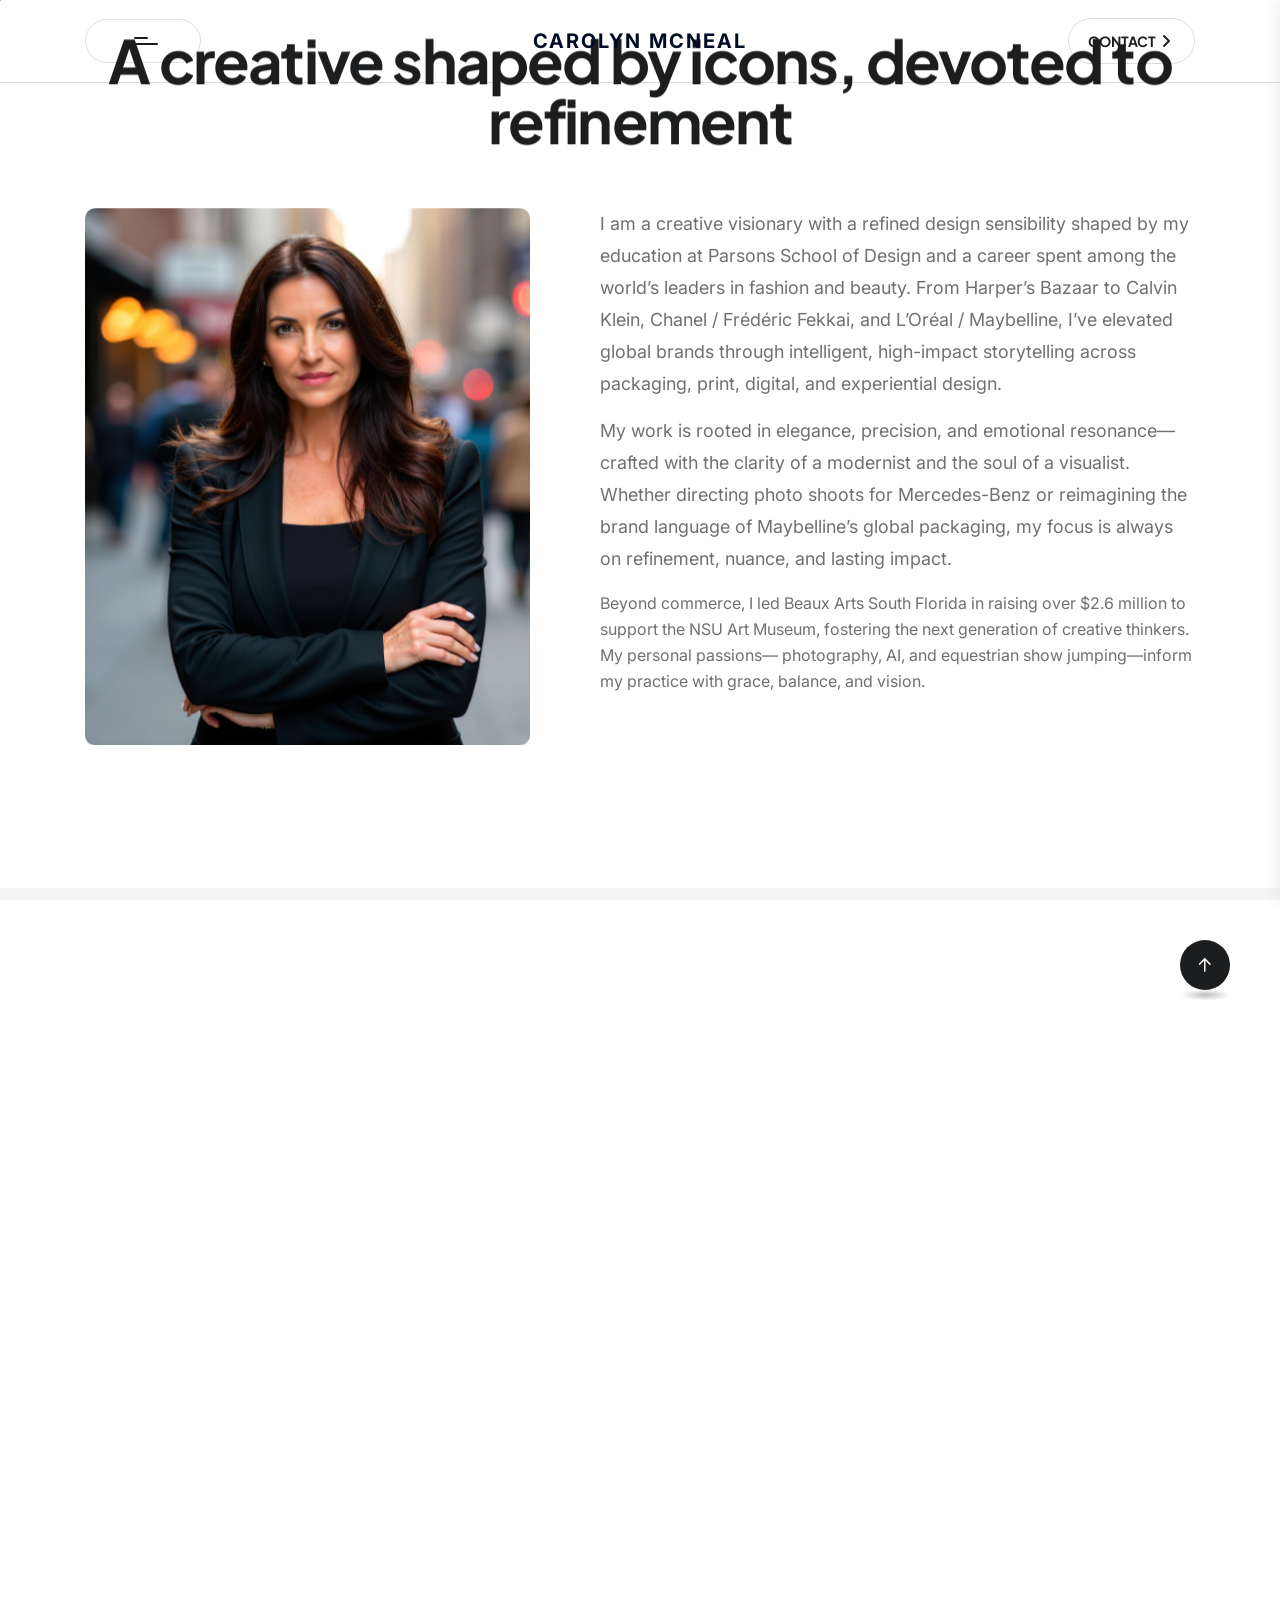
<file: about.html>
<!doctype html>
<html class="no-js" lang="zxx">

<head>
    <meta charset="utf-8">
    <meta http-equiv="x-ua-compatible" content="ie=edge">
    <title>About</title>
    <meta name="description" content="A creative shaped by icons, devoted to refinement">
    <meta name="viewport" content="width=device-width, initial-scale=1">

    <link rel="shortcut icon" type="image/x-icon" href="assets/img/logo/favicon.png">
    <!-- Place favicon.ico in the root directory -->

    <!-- CSS here -->
    <!--<< Bootstrap min.css >>-->
    <link rel="stylesheet" href="assets/css/bootstrap.min.css">
    <!--<< magnific-popup.css >>-->
    <link rel="stylesheet" href="assets/css/magnific-popup.css">
    <!--<< fontawesome-all.min.css >>-->
    <link rel="stylesheet" href="assets/css/fontawesome-all.min.css">
    <!--<< swiper-bundle.min.css >>-->
    <link rel="stylesheet" href="assets/css/swiper-bundle.min.css">
    <!--<< odometer.css >>-->
    <link rel="stylesheet" href="assets/css/odometer.css">
    <!--<< ion.rangeSlider.min.css >>-->
    <link rel="stylesheet" href="assets/css/ion.rangeSlider.min.css">
   <!--<< effect-slicer.css >>-->
    <link rel="stylesheet" href="assets/css/effect-slicer.css">
    <!--<< animate.css >>-->
    <link rel="stylesheet" href="assets/css/animate.css">
    <!--<< default.css >>-->
    <link rel="stylesheet" href="assets/css/defauls-spacing.css">
    <!--<< main.css >>-->
    <link rel="stylesheet" href="assets/css/main.css">
</head>

<body>

    <!-- Preloader Start -->
    <div id="preloader" class="preloader">
        <div class="animation-preloader">
            <div class="spinner">
            </div>
            <div class="txt-loading">
                <span data-text-preloader="C" class="letters-loading">
                    C
                </span>
                <span data-text-preloader="A" class="letters-loading">
                    A
                </span>
                <span data-text-preloader="R" class="letters-loading">
                    R
                </span>
                <span data-text-preloader="O" class="letters-loading">
                    O
                </span>
                <span data-text-preloader="L" class="letters-loading">
                    L
                </span>
                <span data-text-preloader="Y" class="letters-loading">
                    Y
                </span>
                <span data-text-preloader="N" class="letters-loading">
                    N
                </span>
            </div>
            <p class="text-center">Loading</p>
        </div>
        <div class="loader">
            <div class="row">
                <div class="col-3 loader-section section-left">
                    <div class="bg"></div>
                </div>
                <div class="col-3 loader-section section-left">
                    <div class="bg"></div>
                </div>
                <div class="col-3 loader-section section-right">
                    <div class="bg"></div>
                </div>
                <div class="col-3 loader-section section-right">
                    <div class="bg"></div>
                </div>
            </div>
        </div>
    </div>
    <!-- Start Cursor Pointer -->
    <div class="mouse-follower">
        <span class="cursor-outline"></span>
        <span class="cursor-dot"></span>
    </div>
    <!-- End Cursor Pointer -->

    <!-- Scroll-top -->
    <button class="scroll__top scroll-to-target" data-target="html">
        <i class="fa-sharp fa-regular fa-arrow-up"></i>
    </button>
    <!-- Scroll-top-end-->


<!-- header-area -->
    <header>
        <div id="header-sticky" class="td-header__area td-top-transparent td-header-spacing p-relative z-index-1">
            <div class="container container-1750">
                <div class="row align-items-center">
                    <div class="col-lg-4 col-md-4 col-sm-4 col-5">
                        <div class="tdmenu__wrap">
                            <div class="tdmenu-offcanvas-open-btn mobile-nav-toggler d-flex align-items-center justify-content-center">
                                <span class="text mr-5"></span>
                                <div class="tdmenu-offcanvas-open-bar">
                                    <span></span>
                                    <span></span>
                                </div>
                            </div>
                            <nav class="tdmenu__nav d-none">
                                <div class="tdmenu__navbar-wrap tdmenu__main-menu">
                                    <ul class="navigation">
                                        <li class=" "><a href="index.html">Home</a></li>
                                        <li class=" "><a href="about.html">About</a></li>
                                        <li class=" "><a href="#portfolio">Portfolio</a></li>
                                        
                                        <li><a href="mailto:carolyn@carolynmcneal.com">Contact</a></li>
                                    </ul>
                                </div>
                            </nav>
                        </div>
                    </div>
                    <div class="col-lg-4 col-md-4 col-sm-4 col-5">
                        <div class="logo text-center">
                            <a class="logo-1" href="index.html">CAROLYN MCNEAL</a>
                        </div>
                    </div>
                    <div class="col-lg-4 col-md-4 col-sm-4 col-2">
                        <div class="td-header-right text-end">
                        
                            <a href="mailto:carolyn@carolynmcneal.com" class="td-btn td-btn-lg d-none d-md-inline-block td-btn-switch-animation ml-10">
                                <span class="d-flex align-items-center justify-content-center">
                                <span class="btn-text"> Contact  </span>
                                <span class="btn-icon"><i class="fa-sharp fa-solid fa-angle-right"></i></span>
                                <span class="btn-icon"><i class="fa-sharp fa-solid fa-angle-right"></i></span>
                            </span> 
                            </a>
                        </div>
                    </div>
                </div>
            </div>
        </div>

        <!-- Mobile Menu  -->
        <div class="tdmobile__menu td-menu-large">
            <nav class="tdmobile__menu-box">
                <div class="close-btn"><i class="fa-solid fa-xmark"></i></div>
                <div class="nav-logo">
                    <a href="index.html">CAROLYN MCNEAL</a>
                </div>
                
                <div class="tdmobile__menu-outer">
                    <!--Here Menu Will Come Automatically Via Javascript / Same Menu as in Header-->
                </div>
                <div class="mt-30 ml-25 mr-25">
                    <a href="assets/img/resume.pdf" target="_blank" class="td-btn td-btn-menu-black w-100 d-inline-block td-btn-switch-animation ml-10">
                        <span class="d-flex align-items-center justify-content-center">
                        <span class="btn-text"> Resume </span>
                        <span class="btn-icon"><i class="fa-sharp fa-solid fa-angle-right"></i></span>
                        <span class="btn-icon"><i class="fa-sharp fa-solid fa-angle-right"></i></span>
                    </span> 
                    </a>
                </div>
                <div class="social-links">
                    <ul class="list-wrap">
                        <li><a href="#"><i class="fab fa-facebook-f"></i></a></li>
                        <li><a href="#"><i class="fab fa-twitter"></i></a></li>
                        <li><a href="#"><i class="fab fa-instagram"></i></a></li>
                        <li><a href="#"><i class="fab fa-linkedin-in"></i></a></li>
                        <li><a href="#"><i class="fab fa-youtube"></i></a></li>
                    </ul>
                </div>
            </nav>
        </div>
        <div class="tdmobile__menu-backdrop"></div>
        <!-- End Mobile Menu -->

    </header>

<!-- header-area-end -->
    <div id="smooth-wrapper">
        <div id="smooth-content">
            <main>

                <!-- td-about-area-start -->
                <div class="td-about-area td-about-main-spacing pb-140">
                    <div class="container">
                        <div class="row">
                            <div class="col-lg-12">
                                <div class="td-about-main-wrapper pb-90">
                                    <h2 class="td-section-page-title td-title-anim text-center">
                                        A creative shaped by icons, devoted to refinement
                                    </h2>
                                </div>
                            </div>
                            <div class="col-lg-5">
                                <div class="td-about-main-thumb mb-40 fix td-rounded-10 wow fadeInLeft" data-wow-delay=".5s" data-wow-duration="1s">
                                    <img data-speed=".9" class="w-100 td-rounded-10" src="assets/img/about/about.jpeg" alt="">
                                </div>
                            </div>
                            <div class="col-lg-7">
                                <div class="td-about-main-content ml-40 mb-40  wow fadeInRight" data-wow-delay=".5s" data-wow-duration="1s">
                                    <p>I am a creative visionary with a refined design sensibility shaped by my education at Parsons
                                        School of Design and a career spent among the world’s leaders in fashion and beauty. From
                                        Harper’s Bazaar to Calvin Klein, Chanel / Frédéric Fekkai, and L’Oréal / Maybelline, I’ve
                                        elevated global brands through intelligent, high-impact storytelling across packaging, print,
                                        digital, and experiential design.</p>
                                        <p>My work is rooted in elegance, precision, and emotional resonance—crafted with the clarity of
                                            a modernist and the soul of a visualist. Whether directing photo shoots for Mercedes-Benz or
                                            reimagining the brand language of Maybelline’s global packaging, my focus is always on
                                            refinement, nuance, and lasting impact.</p>
                                        Beyond commerce, I led Beaux Arts South Florida in raising over $2.6 million to support the
                                        NSU Art Museum, fostering the next generation of creative thinkers. My personal passions—
                                        photography, AI, and equestrian show jumping—inform my practice with grace, balance, and
                                        vision.</p>
                                    
                                </div>
                            </div>
                        </div>
                    </div>
                </div>
                <!-- td-about-area-end -->
                
                <!-- td-testimonial-area-start -->
                <div class="td-testimonial-area grey-bg-2 pt-155 pb-120">
                    <div class="container">
                        <div class="row">

                            <div class="col-12">
                                <div class="td-brand-wrap">
                                    <div class="swiper-container td-brand-slide-active">
                                        <div class="swiper-wrapper slide-transtion">
                                            <div class="swiper-slide">
                                                <div class="td-brand-item">
                                                    <img src="assets/img/logo/1.png" alt="">
                                                </div>
                                            </div>
                                            <div class="swiper-slide">
                                                <div class="td-brand-item">
                                                    <img src="assets/img/logo/2.png" alt="">
                                                </div>
                                            </div>
                                            <div class="swiper-slide">
                                                <div class="td-brand-item">
                                                    <img src="assets/img/logo/3.png" alt="">
                                                </div>
                                            </div>
                                            <div class="swiper-slide">
                                                <div class="td-brand-item">
                                                    <img src="assets/img/logo/4.png" alt="">
                                                </div>
                                            </div>
                                            <div class="swiper-slide">
                                                <div class="td-brand-item">
                                                    <img src="assets/img/logo/5.png" alt="">
                                                </div>
                                            </div>
                                           
                                        </div>
                                    </div>
                                </div>
                            </div>
                        </div>
                    </div>
                </div>
                <!-- td-testimonial-area-end -->

 

            </main>
            <!-- footer-area-start -->
            <footer>
                <div class="td-footer-area td-footer-spacing black-bg">
                    <div class="container">
                        <div class="row">
                            <div class="col-lg-4 col-md-6 col-sm-6">
                                <div class="td-footer-logo mb-30">
                                    <a href="index.html">
                                       CAROLYN MCNEAL
                                    </a>
                                </div>
                            </div>
                            <div class="col-lg-4 col-md-6 col-sm-6">
                                <div class="td-footer-widget mb-30">
                                    <h3 class="td-footer-title mb-30">Project Link</h3>
                                    <ul class="td-footer-widget-list">
                                        <li><a href="calvin-klein.html">Calvin Klein</a></li>
                                        <li><a href="victoria.html">Victoria’s Secret</a></li>
                                        <li><a href="frederic.html">Frederic Fekkai</a></li>
                                        <li><a href="mercedes-benz.html">Mercedes Benz</a></li>
                                        <li><a href="harper-bazaar.html">Harper’s Bazaar</a></li>
                                        <li><a href="bloomingdale.html">Bloomingdale's </a></li>
                                    </ul>
                                </div>
                            </div>
                            
                            <div class="col-lg-4 col-md-6">
                                <div class="td-footer-widget mr-30 mb-30">
                                    <h3 class="td-footer-title mb-30">Address</h3>
                                    <a class="td-footer-location mb-45 d-inline-block" href="#">XYZ Times Sq, New York, 10000<br>
                                        United States</a>
                                   
                                </div>
                            </div>
                            <div class="col-12">
                                <div class="td-footer-bottom mt-45">
                                    <div class="row align-items-center">
                                        <div class="col-lg-6 col-md-8">
                                            <div class="td-footer-copyright mb-20">
                                                <p>© 2025 <a href="#">CAROLYN MCNEAL.</a> All Rights Reserved.</p>
                                            </div>
                                        </div>
                                        <div class="col-lg-6 col-md-4">
                                            <div class="td-footer-social text-md-end mb-20">
                                                <a href="#">
                                                    <svg width="13" height="13" viewBox="0 0 16 16" fill="none" xmlns="http://www.w3.org/2000/svg">
                                                        <path d="M9.33161 6.77486L15.1688 0H13.7856L8.71722 5.8826L4.66907 0H0L6.12155 8.89546L0 16H1.38336L6.73581 9.78785L11.0109 16H15.68L9.33148 6.77486H9.33187H9.33161ZM7.43696 8.97374L6.81669 8.088L1.88171 1.03969H4.00634L7.98902 6.72789L8.60929 7.61362L13.7863 15.0074H11.6616L7.43709 8.974V8.97361L7.43696 8.97374Z" fill="currentColor" />
                                                    </svg>
                                                </a>
                                                <a href="#">
                                                    <svg width="17" height="17" viewBox="0 0 17 17" fill="none" xmlns="http://www.w3.org/2000/svg">
                                                        <path d="M17 8.5C17 3.80558 13.1944 0 8.5 0C3.80558 0 0 3.80558 0 8.5C0 12.7426 3.10833 16.2591 7.17188 16.8967V10.957H5.01367V8.5H7.17188V6.62734C7.17188 4.49703 8.44087 3.32031 10.3825 3.32031C11.3124 3.32031 12.2852 3.48633 12.2852 3.48633V5.57813H11.2133C10.1574 5.57813 9.82812 6.23334 9.82812 6.90554V8.5H12.1855L11.8087 10.957H9.82812V16.8967C13.8917 16.2591 17 12.7426 17 8.5Z" fill="currentColor" />
                                                    </svg>
                                                </a>
                                                <a href="#">
                                                    <svg width="16" height="16" viewBox="0 0 16 16" fill="none" xmlns="http://www.w3.org/2000/svg">
                                                        <path d="M11.5 1H4.5C2.567 1 1 2.567 1 4.5V11.5C1 13.433 2.567 15 4.5 15H11.5C13.433 15 15 13.433 15 11.5V4.5C15 2.567 13.433 1 11.5 1Z" stroke="currentColor" stroke-width="1.5" stroke-linecap="round" stroke-linejoin="round" />
                                                        <path d="M10.7963 7.55921C10.8827 8.14178 10.7832 8.73676 10.5119 9.25952C10.2407 9.78228 9.81148 10.2062 9.28542 10.471C8.75935 10.7358 8.16319 10.8279 7.58173 10.7344C7.00027 10.6408 6.46311 10.3663 6.04667 9.94982C5.63022 9.53338 5.35569 8.99622 5.26213 8.41476C5.16856 7.8333 5.26073 7.23714 5.52551 6.71107C5.79029 6.18501 6.21421 5.75583 6.73697 5.48458C7.25973 5.21333 7.85471 5.11382 8.43728 5.20021C9.03152 5.28833 9.58167 5.56524 10.0065 5.99003C10.4313 6.41482 10.7082 6.96496 10.7963 7.55921Z" stroke="currentColor" stroke-width="1.5" stroke-linecap="round" stroke-linejoin="round" />
                                                        <path d="M11.8477 4.15039H11.8577" stroke="currentColor" stroke-width="1.5" stroke-linecap="round" stroke-linejoin="round" />
                                                    </svg>
                                                </a>
                                                <a href="#">
                                                    <svg width="15" height="15" viewBox="0 0 15 15" fill="none" xmlns="http://www.w3.org/2000/svg">
                                                        <path d="M10.2579 4.7373C11.5141 4.7373 12.7188 5.23632 13.6071 6.12458C14.4954 7.01283 14.9944 8.21757 14.9944 9.47375V14.9996H11.8367V9.47375C11.8367 9.05502 11.6704 8.65344 11.3743 8.35736C11.0782 8.06127 10.6767 7.89493 10.2579 7.89493C9.8392 7.89493 9.43762 8.06127 9.14154 8.35736C8.84545 8.65344 8.67911 9.05502 8.67911 9.47375V14.9996H5.52148V9.47375C5.52148 8.21757 6.0205 7.01283 6.90876 6.12458C7.79701 5.23632 9.00174 4.7373 10.2579 4.7373Z" fill="currentColor" />
                                                        <path d="M3.15763 5.52734H0V15.0002H3.15763V5.52734Z" fill="currentColor" />
                                                        <path d="M1.57881 3.15763C2.45077 3.15763 3.15763 2.45077 3.15763 1.57881C3.15763 0.706859 2.45077 0 1.57881 0C0.706859 0 0 0.706859 0 1.57881C0 2.45077 0.706859 3.15763 1.57881 3.15763Z" fill="currentColor" />
                                                    </svg>
                                                </a>
                                            </div>
                                        </div>
                                    </div>
                                </div>
                            </div>
                        </div>
                    </div>
                </div>
            </footer>
            <!-- footer-area-end -->

        </div>
    </div>



    <!-- JS here -->
    <!--<< jquery.Js >>-->
    <script src="assets/js/vendor/jquery.js"></script>
    <!--<< bootstrap.min.Js >>-->
    <script src="assets/js/bootstrap.min.js"></script>
    <!--<< gsap.Js >>-->
    <script src="assets/js/jsap/gsap.js"></script>
   <!--<< gsap-scroll-smoother.Js >>-->
    <script src="assets/js/jsap/gsap-scroll-smoother.js"></script>
   <!--<< gsap-scroll-trigger.Js >>-->
    <script src="assets/js/jsap/gsap-scroll-trigger.js"></script>
   <!--<< gsap-scroll-to-plugin.Js >>-->
    <script src="assets/js/jsap/gsap-scroll-to-plugin.js"></script>
    <!--<< gsap-split-text.Js >>-->
    <script src="assets/js/jsap/gsap-split-text.js"></script>
    <!--<< isotope.pkgd.min.Js >>-->
    <script src="assets/js/isotope.pkgd.min.js"></script>
    <!--<< ion.rangeSlider.min.Js >>-->
    <script src="assets/js/ion.rangeSlider.min.js"></script>
    <!--<< effect-slicer.Js >>-->
    <script src="assets/js/effect-slicer.js"></script>
    <!--<< imagesloaded.pkgd.min.Js >>-->
    <script src="assets/js/imagesloaded.pkgd.min.js"></script>
    <!--<< jquery.magnific-popup.min.Js >>-->
    <script src="assets/js/jquery.magnific-popup.min.js"></script>
    <!--<< jquery.odometer.min.Js >>-->
    <script src="assets/js/jquery.odometer.min.js"></script>
    <!--<< jquery-appear.Js >>-->
    <script src="assets/js/jquery-appear.js"></script>
    <!--<< swiper-bundle.min.Js >>-->
    <script src="assets/js/swiper-bundle.min.js"></script>
    <!--<< jquery.nice-select.min.Js >>-->
    <script src="assets/js/nice-select.js"></script>
    <!--<< wow.Js >>-->    
    <script src="assets/js/wow.js"></script>
    <!--<< ajax-form.Js >>-->
    <script src="assets/js/ajax-form.js"></script>
    <!--<< main.Js >>-->
    <script src="assets/js/main.js"></script>
</body>

</html>
</file>
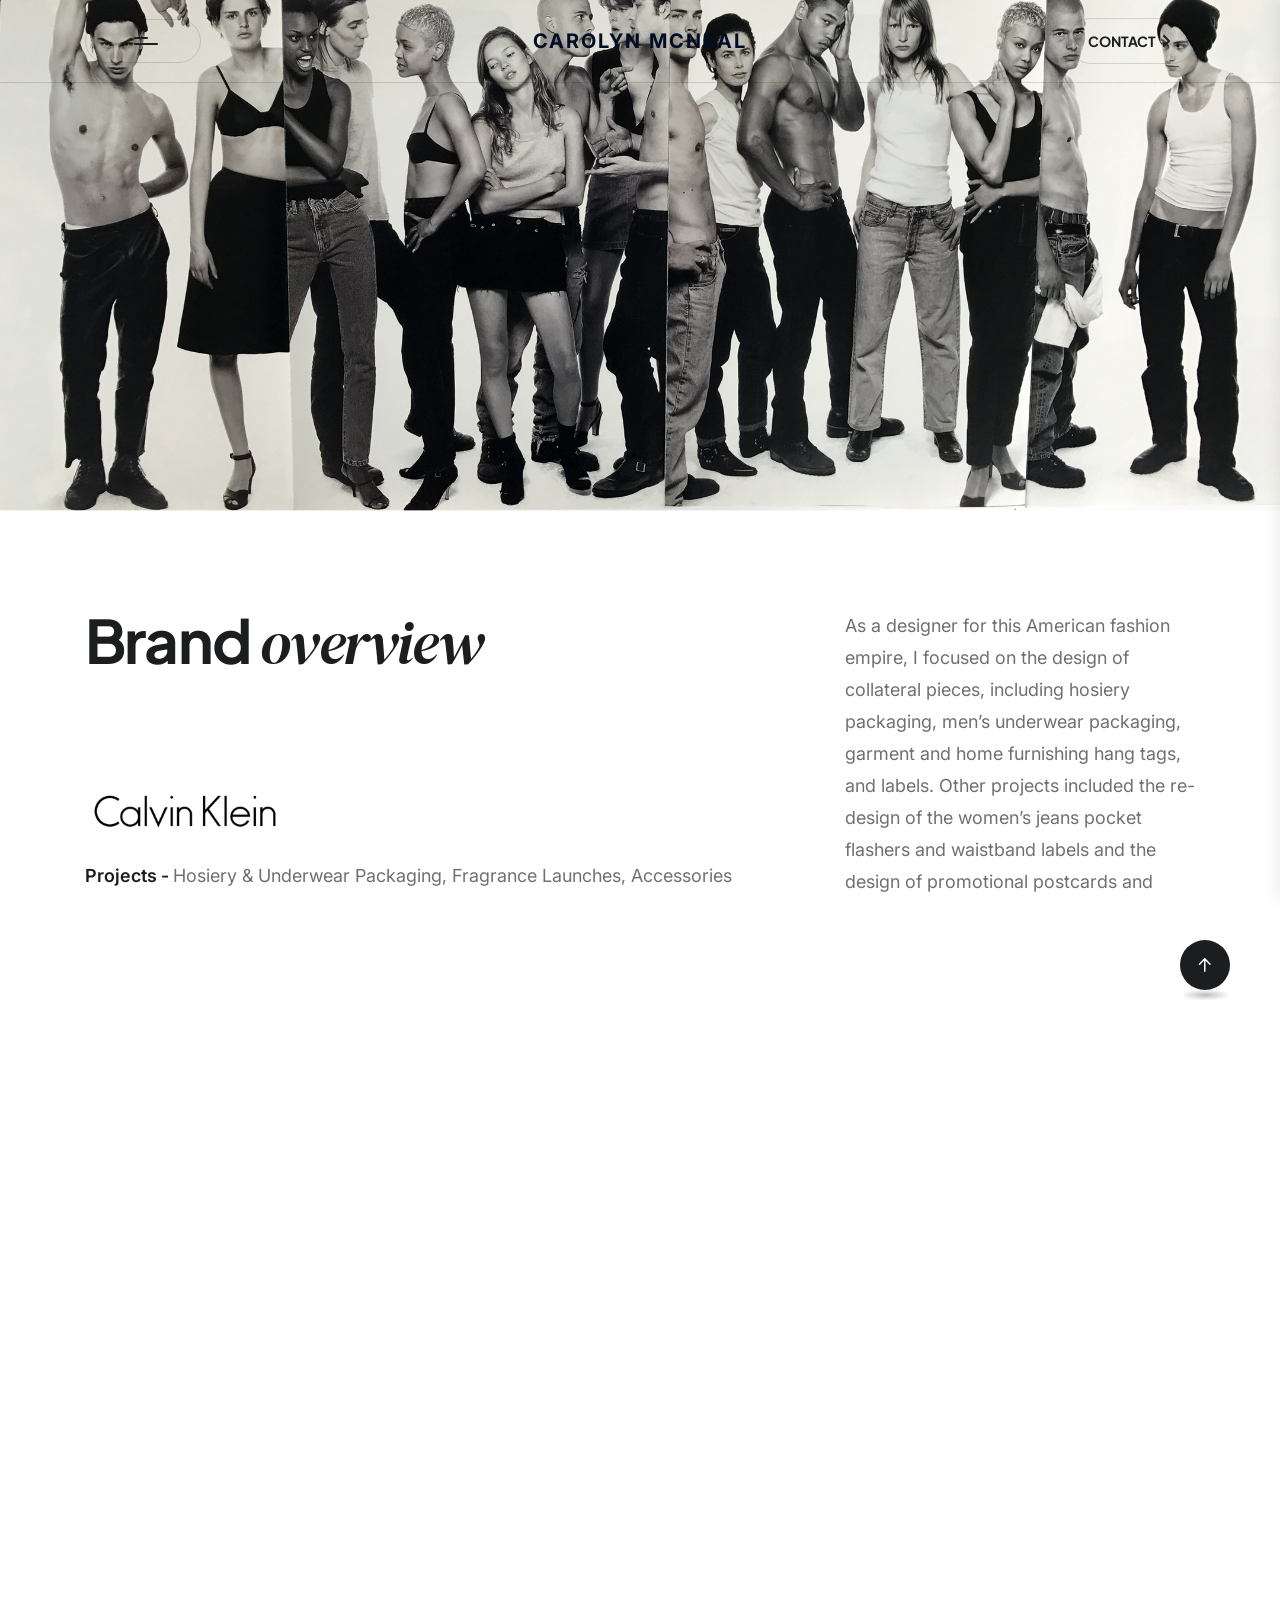
<file: calvin-klein.html>
<!doctype html>
<html class="no-js" lang="zxx">

<head>
    <meta charset="utf-8">
    <meta http-equiv="x-ua-compatible" content="ie=edge">
    <title>Calvin Klein</title>
    <meta name="description" content="Parody - Digital Agency Portfolio Html Template">
    <meta name="viewport" content="width=device-width, initial-scale=1">

    <link rel="shortcut icon" type="image/x-icon" href="assets/img/logo/favicon.png">
    <!-- Place favicon.ico in the root directory -->

    <!-- CSS here -->
    <!--<< Bootstrap min.css >>-->
    <link rel="stylesheet" href="assets/css/bootstrap.min.css">
    <!--<< magnific-popup.css >>-->
    <link rel="stylesheet" href="assets/css/magnific-popup.css">
    <!--<< fontawesome-all.min.css >>-->
    <link rel="stylesheet" href="assets/css/fontawesome-all.min.css">
    <!--<< swiper-bundle.min.css >>-->
    <link rel="stylesheet" href="assets/css/swiper-bundle.min.css">
    <!--<< odometer.css >>-->
    <link rel="stylesheet" href="assets/css/odometer.css">
    <!--<< ion.rangeSlider.min.css >>-->
    <link rel="stylesheet" href="assets/css/ion.rangeSlider.min.css">
   <!--<< effect-slicer.css >>-->
    <link rel="stylesheet" href="assets/css/effect-slicer.css">
    <!--<< animate.css >>-->
    <link rel="stylesheet" href="assets/css/animate.css">
    <!--<< default.css >>-->
    <link rel="stylesheet" href="assets/css/defauls-spacing.css">
    <!--<< main.css >>-->
    <link rel="stylesheet" href="assets/css/main.css">
</head>

<body>

    <!-- Preloader Start -->
    <div id="preloader" class="preloader">
        <div class="animation-preloader">
            <div class="spinner">
            </div>
            <div class="txt-loading">
                <span data-text-preloader="C" class="letters-loading">
                    C
                </span>
                <span data-text-preloader="A" class="letters-loading">
                    A
                </span>
                <span data-text-preloader="R" class="letters-loading">
                    R
                </span>
                <span data-text-preloader="O" class="letters-loading">
                    O
                </span>
                <span data-text-preloader="L" class="letters-loading">
                    L
                </span>
                <span data-text-preloader="Y" class="letters-loading">
                    Y
                </span>
                <span data-text-preloader="N" class="letters-loading">
                    N
                </span>
            </div>
            <p class="text-center">Loading</p>
        </div>
        <div class="loader">
            <div class="row">
                <div class="col-3 loader-section section-left">
                    <div class="bg"></div>
                </div>
                <div class="col-3 loader-section section-left">
                    <div class="bg"></div>
                </div>
                <div class="col-3 loader-section section-right">
                    <div class="bg"></div>
                </div>
                <div class="col-3 loader-section section-right">
                    <div class="bg"></div>
                </div>
            </div>
        </div>
    </div>

    <!-- Start Cursor Pointer -->
    <div class="mouse-follower">
        <span class="cursor-outline"></span>
        <span class="cursor-dot"></span>
    </div>
    <!-- End Cursor Pointer -->

    <!-- Scroll-top -->
    <button class="scroll__top scroll-to-target" data-target="html">
        <i class="fa-sharp fa-regular fa-arrow-up"></i>
    </button>
    <!-- Scroll-top-end-->

<!-- header-area -->
    <header>
        <div id="header-sticky" class="td-header__area td-top-transparent td-header-spacing p-relative z-index-1">
            <div class="container container-1750">
                <div class="row align-items-center">
                    <div class="col-lg-4 col-md-4 col-sm-4 col-5">
                        <div class="tdmenu__wrap">
                            <div class="tdmenu-offcanvas-open-btn mobile-nav-toggler d-flex align-items-center justify-content-center">
                                <span class="text mr-5"></span>
                                <div class="tdmenu-offcanvas-open-bar">
                                    <span></span>
                                    <span></span>
                                </div>
                            </div>
                            <nav class="tdmenu__nav d-none">
                                <div class="tdmenu__navbar-wrap tdmenu__main-menu">
                                    <ul class="navigation">
                                        <li class=" "><a href="index.html">Home</a></li>
                                        <li class=" "><a href="about.html">About</a></li>
                                        <li class=" "><a href="#portfolio">Portfolio</a></li>
                                        
                                        <li><a href="mailto:carolyn@carolynmcneal.com">Contact</a></li>
                                    </ul>
                                </div>
                            </nav>
                        </div>
                    </div>
                    <div class="col-lg-4 col-md-4 col-sm-4 col-5">
                        <div class="logo text-center">
                            <a class="logo-1" href="index.html">CAROLYN MCNEAL</a>
                        </div>
                    </div>
                    <div class="col-lg-4 col-md-4 col-sm-4 col-2">
                        <div class="td-header-right text-end">
                        
                            <a href="mailto:carolyn@carolynmcneal.com" class="td-btn td-btn-lg d-none d-md-inline-block td-btn-switch-animation ml-10">
                                <span class="d-flex align-items-center justify-content-center">
                                <span class="btn-text"> Contact  </span>
                                <span class="btn-icon"><i class="fa-sharp fa-solid fa-angle-right"></i></span>
                                <span class="btn-icon"><i class="fa-sharp fa-solid fa-angle-right"></i></span>
                            </span> 
                            </a>
                        </div>
                    </div>
                </div>
            </div>
        </div>

        <!-- Mobile Menu  -->
        <div class="tdmobile__menu td-menu-large">
            <nav class="tdmobile__menu-box">
                <div class="close-btn"><i class="fa-solid fa-xmark"></i></div>
                <div class="nav-logo">
                    <a href="index.html">CAROLYN MCNEAL</a>
                </div>
                
                <div class="tdmobile__menu-outer">
                    <!--Here Menu Will Come Automatically Via Javascript / Same Menu as in Header-->
                </div>
                <div class="mt-30 ml-25 mr-25">
                    <a href="assets/img/resume.pdf" target="_blank" class="td-btn td-btn-menu-black w-100 d-inline-block td-btn-switch-animation ml-10">
                        <span class="d-flex align-items-center justify-content-center">
                        <span class="btn-text"> Resume </span>
                        <span class="btn-icon"><i class="fa-sharp fa-solid fa-angle-right"></i></span>
                        <span class="btn-icon"><i class="fa-sharp fa-solid fa-angle-right"></i></span>
                    </span> 
                    </a>
                </div>
                <div class="social-links">
                    <ul class="list-wrap">
                        <li><a href="#"><i class="fab fa-facebook-f"></i></a></li>
                        <li><a href="#"><i class="fab fa-twitter"></i></a></li>
                        <li><a href="#"><i class="fab fa-instagram"></i></a></li>
                        <li><a href="#"><i class="fab fa-linkedin-in"></i></a></li>
                        <li><a href="#"><i class="fab fa-youtube"></i></a></li>
                    </ul>
                </div>
            </nav>
        </div>
        <div class="tdmobile__menu-backdrop"></div>
        <!-- End Mobile Menu -->

    </header>


<!-- header-area-end -->
    <div id="smooth-wrapper">
        <div id="smooth-content">
            <main>

                <!-- td-breadcrumb-area-start -->
                <div class="td-breadcrumb-area td-breadcrumb-spacing mb-55">
                    <div class="container">
                        <div class="row justify-content-center">
                            <div class="col-lg-9">
                                <div class="td-breadcrumb-wrap text-center">
                                    <h2 class="td-section-page-title mb-25  wow fadeInUp" data-wow-delay=".7s" data-wow-duration="1s">Calvin klein
                                    </h2>
                                    <span class="subtitle d-inline-block mb-15  wow fadeInUp" data-wow-delay=".5s" data-wow-duration="1s">As a designer for this american fashion empire, I focused on the design of collateral pieces, including hosiery packaging, men’s underwear packaging, garment and home furnishing hang tags, and labels. Other projects included the re-design of the women’s jeans pocket flashers and waistband labels and the design of promotional postcards and special event invitations. I assisted with the design of fragrance, clothing, accessories and home furnishing print ads, media posters and t-shirt logo design.
                                    </span>
                                </div>
                              
                            </div>
                        </div>
                    </div>
                </div>
                <!-- td-breadcrumb-area-end -->

                <!-- td-portfolio-thumb-area -->
                <div class="td-portfolio-area">
                    <img src="assets/img/carolys-project/calvin/2.jpg" alt="">
                </div>
                <!-- td-portfolio-thumb-end -->

                <!-- td-portfolio-brand-view-start -->
                <div class="td-portfolio-brand-view pt-150 pb-90">
                    <div class="container">
                        <div class="row">
                            <div class="col-xl-8 col-lg-7">
                                <div class="td-portfolio-brand-title-wrap mb-30">
                                    <h2 class="td-section-page-title">Brand <span>overview</span></h2>
                                    <div class="td-portfolio-brand-dates pt-155 mb-140">
                                        <img class="mb-15" src="assets/img/logo/4.png" alt="Calvin Klein Logo">
                                        <p><span>Projects - </span> Hosiery & Underwear Packaging, Fragrance Launches, Accessories Advertising</p>
                                    </div>
                                    <h2 class="td-portfolio-brand-bigtext mb-0">Calvin Klein</h2>
                                </div>
                            </div>
                            <div class="col-xl-4 col-lg-5">
                                <div class="td-portfolio-brand-content mb-30">
                                    <p class="mb-65">As a designer for this American fashion empire, I focused on the design of collateral pieces, including hosiery packaging, men’s underwear packaging, garment and home furnishing hang tags, and labels. Other projects included the re-design of the women’s jeans pocket flashers and waistband labels and the design of promotional postcards and special event invitations. I assisted with the design of fragrance, clothing, accessories and home furnishing print ads, media posters and t-shirt logo design.</p>
                                    <div class="td-portfolio-brand-list pb-125">
                                        <h5 class="td-portfolio-brand-list-title">Packaging Design</h5>
                                        <div class="td-portfolio-brand-list-border mt-20 mb-20"></div>
                                        <h5 class="td-portfolio-brand-list-title">Advertising & Print Media</h5>
                                        <div class="td-portfolio-brand-list-border mt-20 mb-20"></div>
                                        <h5 class="td-portfolio-brand-list-title">Brand Collateral & Identity</h5>
                                        <div class="td-portfolio-brand-list-border mt-20"></div>
                                    </div>
                                    <h5 class="td-portfolio-brand-list-title mb-20">About the Designer</h5>
                                    <p>Carolyn McNeal is a graphic designer with experience in fashion branding and advertising. Her work with Calvin Klein encompassed various design projects, contributing to the brand's visual identity across multiple product lines.</p>
                                </div>
                            </div>
                        </div>
                    </div>
                </div>
                <!-- td-portfolio-brand-view-end -->


               

                <!-- td-portfolio-visual-identity-area-start -->
                 <div class="td-portfolio-identity-area pt-0 pb-160">
                    <div class="container">
                        
                        <div class="row justify-content-center">
                            <div class="col-lg-11">
                                <div class="td-portfolio-identity-slider-wrap">
                                    <div class="swiper-container td-portfolio-identity-slider">
                                        <div class="swiper-wrapper">
                                            <div class="swiper-slide">
                                                <div class="td-portfolio-identity-slider-thumb">
                                                    <img class="w-100" src="assets/img/carolys-project/calvin/1.png" alt="">
                                                </div>
                                            </div>
                                            <div class="swiper-slide">
                                                <div class="td-portfolio-identity-slider-thumb">
                                                    <img class="w-100" src="assets/img/carolys-project/calvin/calvin1.png" alt="">
                                                </div>
                                            </div>
                                            <div class="swiper-slide">
                                                <div class="td-portfolio-identity-slider-thumb">
                                                    <img class="w-100" src="assets/img/carolys-project/calvin/calvin2.png" alt="">
                                                </div>
                                            </div>
                                            
                                        </div>
                                    </div>
                                </div>
                            </div>
                            <div class="col-lg-4">
                                <div class="td-portfolio-identity-navigation d-flex justify-content-between pt-80 align-items-center">
                                    <span class="td-portfolio-identity-prev">
                                        <i class="fa-solid fa-arrow-left"></i>
                                        Prev
                                    </span>
                                    <div class="td-portfolio-identity-border"></div>
                                    <span class="td-portfolio-identity-next">
                                        Next
                                        <i class="fa-solid fa-arrow-right"></i>
                                    </span>
                                </div>
                            </div>
                        </div>
                    </div>
                 </div>
                <!-- td-portfolio-visual-identity-area-end -->

            </main>

            <!-- footer-area-start -->
            <footer>
                <div class="td-footer-area td-footer-spacing black-bg">
                    <div class="container">
                        <div class="row">
                            <div class="col-lg-4 col-md-6 col-sm-6">
                                <div class="td-footer-logo mb-30">
                                    <a href="index.html">
                                       CAROLYN MCNEAL
                                    </a>
                                </div>
                            </div>
                            <div class="col-lg-4 col-md-6 col-sm-6">
                                <div class="td-footer-widget mb-30">
                                    <h3 class="td-footer-title mb-30">Project Link</h3>
                                    <ul class="td-footer-widget-list">
                                        <li><a href="calvin-klein.html">Calvin Klein</a></li>
                                        <li><a href="victoria.html">Victoria’s Secret</a></li>
                                        <li><a href="frederic.html">Frederic Fekkai</a></li>
                                        <li><a href="mercedes-benz.html">Mercedes Benz</a></li>
                                        <li><a href="harper-bazaar.html">Harper’s Bazaar</a></li>
                                        <li><a href="bloomingdale.html">Bloomingdale's </a></li>
                                    </ul>
                                </div>
                            </div>
                            
                            <div class="col-lg-4 col-md-6">
                                <div class="td-footer-widget mr-30 mb-30">
                                    <h3 class="td-footer-title mb-30">Address</h3>
                                    <a class="td-footer-location mb-45 d-inline-block" href="#">XYZ Times Sq, New York, 10000<br>
                                        United States</a>
                                   
                                </div>
                            </div>
                            <div class="col-12">
                                <div class="td-footer-bottom mt-45">
                                    <div class="row align-items-center">
                                        <div class="col-lg-6 col-md-8">
                                            <div class="td-footer-copyright mb-20">
                                                <p>© 2025 <a href="#">CAROLYN MCNEAL.</a> All Rights Reserved.</p>
                                            </div>
                                        </div>
                                        <div class="col-lg-6 col-md-4">
                                            <div class="td-footer-social text-md-end mb-20">
                                                <a href="#">
                                                    <svg width="13" height="13" viewBox="0 0 16 16" fill="none" xmlns="http://www.w3.org/2000/svg">
                                                        <path d="M9.33161 6.77486L15.1688 0H13.7856L8.71722 5.8826L4.66907 0H0L6.12155 8.89546L0 16H1.38336L6.73581 9.78785L11.0109 16H15.68L9.33148 6.77486H9.33187H9.33161ZM7.43696 8.97374L6.81669 8.088L1.88171 1.03969H4.00634L7.98902 6.72789L8.60929 7.61362L13.7863 15.0074H11.6616L7.43709 8.974V8.97361L7.43696 8.97374Z" fill="currentColor" />
                                                    </svg>
                                                </a>
                                                <a href="#">
                                                    <svg width="17" height="17" viewBox="0 0 17 17" fill="none" xmlns="http://www.w3.org/2000/svg">
                                                        <path d="M17 8.5C17 3.80558 13.1944 0 8.5 0C3.80558 0 0 3.80558 0 8.5C0 12.7426 3.10833 16.2591 7.17188 16.8967V10.957H5.01367V8.5H7.17188V6.62734C7.17188 4.49703 8.44087 3.32031 10.3825 3.32031C11.3124 3.32031 12.2852 3.48633 12.2852 3.48633V5.57813H11.2133C10.1574 5.57813 9.82812 6.23334 9.82812 6.90554V8.5H12.1855L11.8087 10.957H9.82812V16.8967C13.8917 16.2591 17 12.7426 17 8.5Z" fill="currentColor" />
                                                    </svg>
                                                </a>
                                                <a href="#">
                                                    <svg width="16" height="16" viewBox="0 0 16 16" fill="none" xmlns="http://www.w3.org/2000/svg">
                                                        <path d="M11.5 1H4.5C2.567 1 1 2.567 1 4.5V11.5C1 13.433 2.567 15 4.5 15H11.5C13.433 15 15 13.433 15 11.5V4.5C15 2.567 13.433 1 11.5 1Z" stroke="currentColor" stroke-width="1.5" stroke-linecap="round" stroke-linejoin="round" />
                                                        <path d="M10.7963 7.55921C10.8827 8.14178 10.7832 8.73676 10.5119 9.25952C10.2407 9.78228 9.81148 10.2062 9.28542 10.471C8.75935 10.7358 8.16319 10.8279 7.58173 10.7344C7.00027 10.6408 6.46311 10.3663 6.04667 9.94982C5.63022 9.53338 5.35569 8.99622 5.26213 8.41476C5.16856 7.8333 5.26073 7.23714 5.52551 6.71107C5.79029 6.18501 6.21421 5.75583 6.73697 5.48458C7.25973 5.21333 7.85471 5.11382 8.43728 5.20021C9.03152 5.28833 9.58167 5.56524 10.0065 5.99003C10.4313 6.41482 10.7082 6.96496 10.7963 7.55921Z" stroke="currentColor" stroke-width="1.5" stroke-linecap="round" stroke-linejoin="round" />
                                                        <path d="M11.8477 4.15039H11.8577" stroke="currentColor" stroke-width="1.5" stroke-linecap="round" stroke-linejoin="round" />
                                                    </svg>
                                                </a>
                                                <a href="#">
                                                    <svg width="15" height="15" viewBox="0 0 15 15" fill="none" xmlns="http://www.w3.org/2000/svg">
                                                        <path d="M10.2579 4.7373C11.5141 4.7373 12.7188 5.23632 13.6071 6.12458C14.4954 7.01283 14.9944 8.21757 14.9944 9.47375V14.9996H11.8367V9.47375C11.8367 9.05502 11.6704 8.65344 11.3743 8.35736C11.0782 8.06127 10.6767 7.89493 10.2579 7.89493C9.8392 7.89493 9.43762 8.06127 9.14154 8.35736C8.84545 8.65344 8.67911 9.05502 8.67911 9.47375V14.9996H5.52148V9.47375C5.52148 8.21757 6.0205 7.01283 6.90876 6.12458C7.79701 5.23632 9.00174 4.7373 10.2579 4.7373Z" fill="currentColor" />
                                                        <path d="M3.15763 5.52734H0V15.0002H3.15763V5.52734Z" fill="currentColor" />
                                                        <path d="M1.57881 3.15763C2.45077 3.15763 3.15763 2.45077 3.15763 1.57881C3.15763 0.706859 2.45077 0 1.57881 0C0.706859 0 0 0.706859 0 1.57881C0 2.45077 0.706859 3.15763 1.57881 3.15763Z" fill="currentColor" />
                                                    </svg>
                                                </a>
                                            </div>
                                        </div>
                                    </div>
                                </div>
                            </div>
                        </div>
                    </div>
                </div>
            </footer>
            <!-- footer-area-end -->

        </div>
    </div>



    <!-- JS here -->
    <!--<< jquery.Js >>-->
    <script src="assets/js/vendor/jquery.js"></script>
    <!--<< bootstrap.min.Js >>-->
    <script src="assets/js/bootstrap.min.js"></script>
    <!--<< gsap.Js >>-->
    <script src="assets/js/jsap/gsap.js"></script>
   <!--<< gsap-scroll-smoother.Js >>-->
    <script src="assets/js/jsap/gsap-scroll-smoother.js"></script>
   <!--<< gsap-scroll-trigger.Js >>-->
    <script src="assets/js/jsap/gsap-scroll-trigger.js"></script>
   <!--<< gsap-scroll-to-plugin.Js >>-->
    <script src="assets/js/jsap/gsap-scroll-to-plugin.js"></script>
    <!--<< gsap-split-text.Js >>-->
    <script src="assets/js/jsap/gsap-split-text.js"></script>
    <!--<< isotope.pkgd.min.Js >>-->
    <script src="assets/js/isotope.pkgd.min.js"></script>
    <!--<< ion.rangeSlider.min.Js >>-->
    <script src="assets/js/ion.rangeSlider.min.js"></script>
    <!--<< effect-slicer.Js >>-->
    <script src="assets/js/effect-slicer.js"></script>
    <!--<< imagesloaded.pkgd.min.Js >>-->
    <script src="assets/js/imagesloaded.pkgd.min.js"></script>
    <!--<< jquery.magnific-popup.min.Js >>-->
    <script src="assets/js/jquery.magnific-popup.min.js"></script>
    <!--<< jquery.odometer.min.Js >>-->
    <script src="assets/js/jquery.odometer.min.js"></script>
    <!--<< jquery-appear.Js >>-->
    <script src="assets/js/jquery-appear.js"></script>
    <!--<< swiper-bundle.min.Js >>-->
    <script src="assets/js/swiper-bundle.min.js"></script>
    <!--<< jquery.nice-select.min.Js >>-->
    <script src="assets/js/nice-select.js"></script>
    <!--<< wow.Js >>-->    
    <script src="assets/js/wow.js"></script>
    <!--<< ajax-form.Js >>-->
    <script src="assets/js/ajax-form.js"></script>
    <!--<< main.Js >>-->
    <script src="assets/js/main.js"></script>
</body>

</html>
</file>
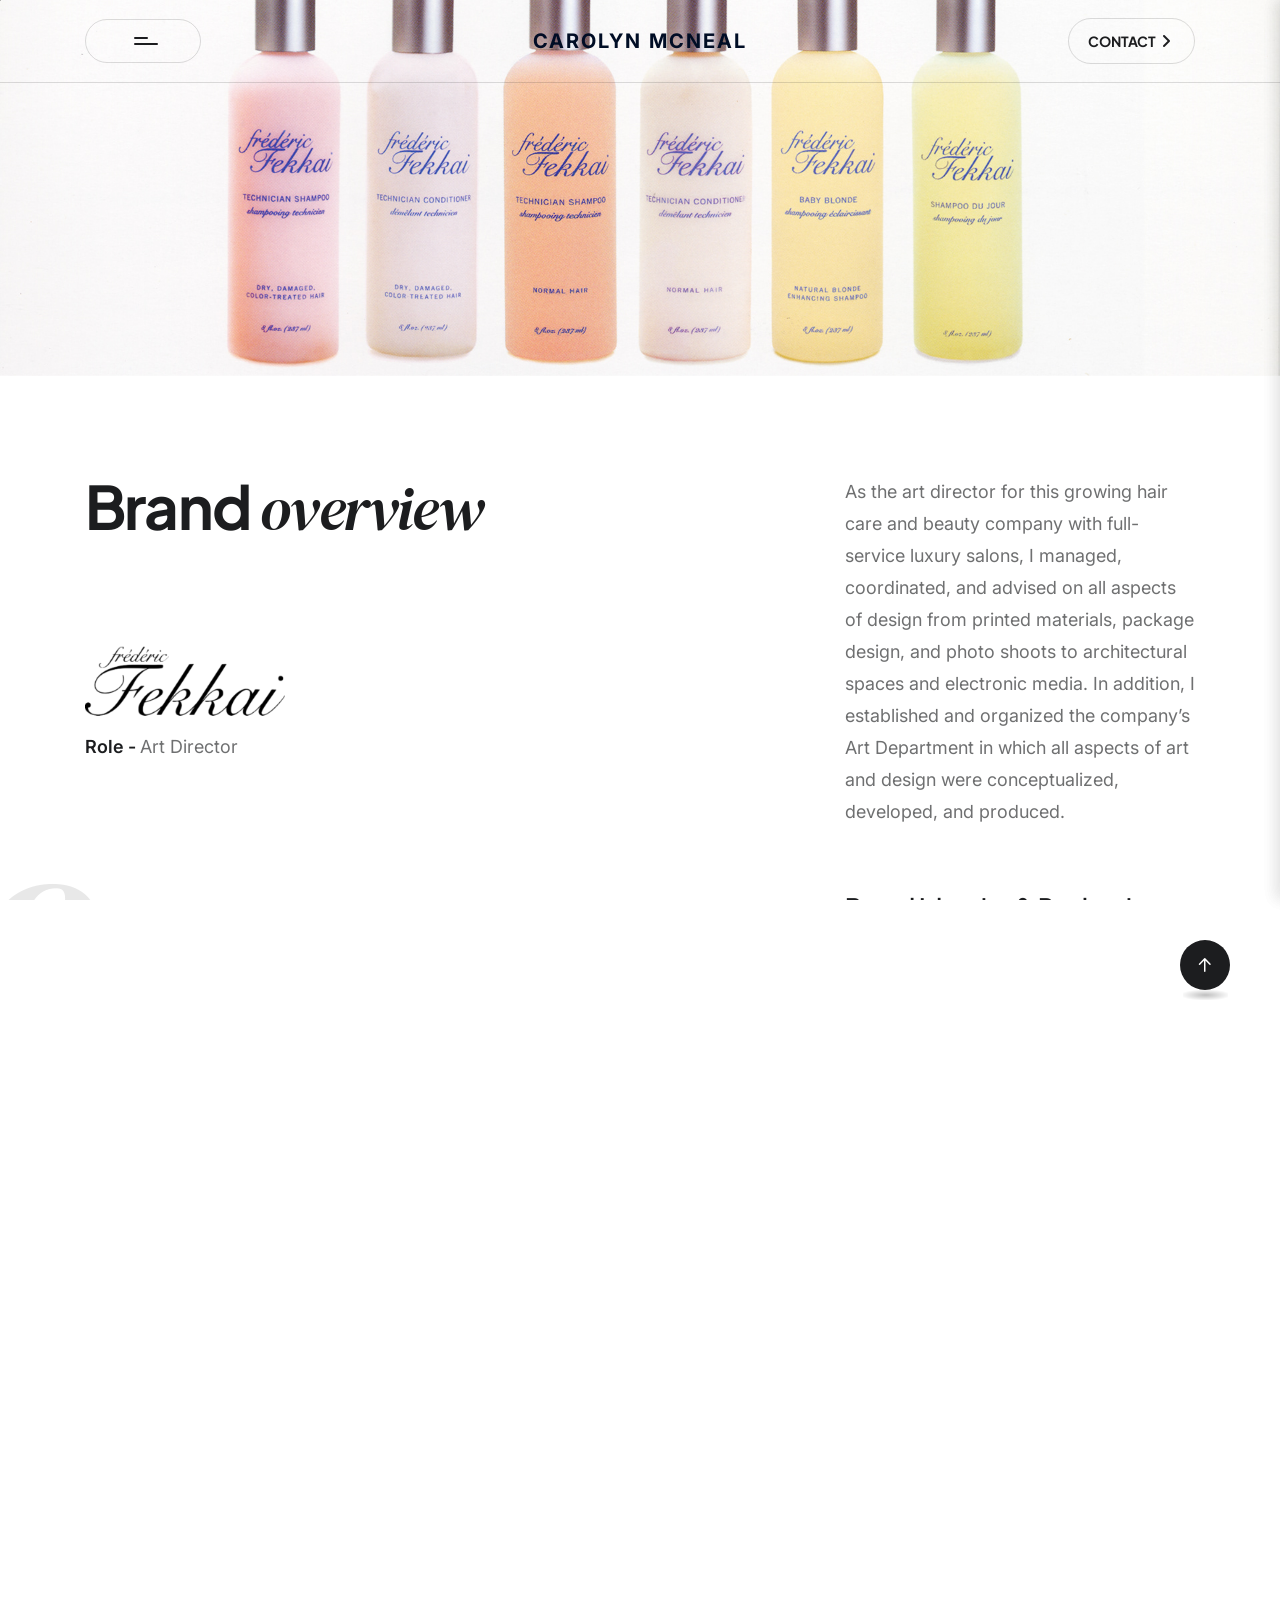
<file: frederic.html>
<!doctype html>
<html class="no-js" lang="zxx">

<head>
    <meta charset="utf-8">
    <meta http-equiv="x-ua-compatible" content="ie=edge">
    <title>Frédéric Fekkai</title>
    <meta name="description" content="Parody - Digital Agency Portfolio Html Template">
    <meta name="viewport" content="width=device-width, initial-scale=1">

    <link rel="shortcut icon" type="image/x-icon" href="assets/img/logo/favicon.png">
    <!-- Place favicon.ico in the root directory -->

    <!-- CSS here -->
    <!--<< Bootstrap min.css >>-->
    <link rel="stylesheet" href="assets/css/bootstrap.min.css">
    <!--<< magnific-popup.css >>-->
    <link rel="stylesheet" href="assets/css/magnific-popup.css">
    <!--<< fontawesome-all.min.css >>-->
    <link rel="stylesheet" href="assets/css/fontawesome-all.min.css">
    <!--<< swiper-bundle.min.css >>-->
    <link rel="stylesheet" href="assets/css/swiper-bundle.min.css">
    <!--<< odometer.css >>-->
    <link rel="stylesheet" href="assets/css/odometer.css">
    <!--<< ion.rangeSlider.min.css >>-->
    <link rel="stylesheet" href="assets/css/ion.rangeSlider.min.css">
    <!--<< effect-slicer.css >>-->
    <link rel="stylesheet" href="assets/css/effect-slicer.css">
    <!--<< animate.css >>-->
    <link rel="stylesheet" href="assets/css/animate.css">
    <!--<< default.css >>-->
    <link rel="stylesheet" href="assets/css/defauls-spacing.css">
    <!--<< main.css >>-->
    <link rel="stylesheet" href="assets/css/main.css">
</head>

<body>

    <!-- Preloader Start -->
    <div id="preloader" class="preloader">
        <div class="animation-preloader">
            <div class="spinner">
            </div>
            <div class="txt-loading">
                <span data-text-preloader="C" class="letters-loading">
                    C
                </span>
                <span data-text-preloader="A" class="letters-loading">
                    A
                </span>
                <span data-text-preloader="R" class="letters-loading">
                    R
                </span>
                <span data-text-preloader="O" class="letters-loading">
                    O
                </span>
                <span data-text-preloader="L" class="letters-loading">
                    L
                </span>
                <span data-text-preloader="Y" class="letters-loading">
                    Y
                </span>
                <span data-text-preloader="N" class="letters-loading">
                    N
                </span>
            </div>
            <p class="text-center">Loading</p>
        </div>
        <div class="loader">
            <div class="row">
                <div class="col-3 loader-section section-left">
                    <div class="bg"></div>
                </div>
                <div class="col-3 loader-section section-left">
                    <div class="bg"></div>
                </div>
                <div class="col-3 loader-section section-right">
                    <div class="bg"></div>
                </div>
                <div class="col-3 loader-section section-right">
                    <div class="bg"></div>
                </div>
            </div>
        </div>
    </div>

    <!-- Start Cursor Pointer -->
    <div class="mouse-follower">
        <span class="cursor-outline"></span>
        <span class="cursor-dot"></span>
    </div>
    <!-- End Cursor Pointer -->

    <!-- Scroll-top -->
    <button class="scroll__top scroll-to-target" data-target="html">
        <i class="fa-sharp fa-regular fa-arrow-up"></i>
    </button>
    <!-- Scroll-top-end-->

<!-- header-area -->
    <header>
        <div id="header-sticky" class="td-header__area td-top-transparent td-header-spacing p-relative z-index-1">
            <div class="container container-1750">
                <div class="row align-items-center">
                    <div class="col-lg-4 col-md-4 col-sm-4 col-5">
                        <div class="tdmenu__wrap">
                            <div class="tdmenu-offcanvas-open-btn mobile-nav-toggler d-flex align-items-center justify-content-center">
                                <span class="text mr-5"></span>
                                <div class="tdmenu-offcanvas-open-bar">
                                    <span></span>
                                    <span></span>
                                </div>
                            </div>
                            <nav class="tdmenu__nav d-none">
                                <div class="tdmenu__navbar-wrap tdmenu__main-menu">
                                    <ul class="navigation">
                                        <li class=" "><a href="index.html">Home</a></li>
                                        <li class=" "><a href="about.html">About</a></li>
                                        <li class=" "><a href="#portfolio">Portfolio</a></li>
                                        
                                        <li><a href="mailto:carolyn@carolynmcneal.com">Contact</a></li>
                                    </ul>
                                </div>
                            </nav>
                        </div>
                    </div>
                    <div class="col-lg-4 col-md-4 col-sm-4 col-5">
                        <div class="logo text-center">
                            <a class="logo-1" href="index.html">CAROLYN MCNEAL</a>
                        </div>
                    </div>
                    <div class="col-lg-4 col-md-4 col-sm-4 col-2">
                        <div class="td-header-right text-end">
                        
                            <a href="mailto:carolyn@carolynmcneal.com" class="td-btn td-btn-lg d-none d-md-inline-block td-btn-switch-animation ml-10">
                                <span class="d-flex align-items-center justify-content-center">
                                <span class="btn-text"> Contact  </span>
                                <span class="btn-icon"><i class="fa-sharp fa-solid fa-angle-right"></i></span>
                                <span class="btn-icon"><i class="fa-sharp fa-solid fa-angle-right"></i></span>
                            </span> 
                            </a>
                        </div>
                    </div>
                </div>
            </div>
        </div>

        <!-- Mobile Menu  -->
        <div class="tdmobile__menu td-menu-large">
            <nav class="tdmobile__menu-box">
                <div class="close-btn"><i class="fa-solid fa-xmark"></i></div>
                <div class="nav-logo">
                    <a href="index.html">CAROLYN MCNEAL</a>
                </div>
                
                <div class="tdmobile__menu-outer">
                    <!--Here Menu Will Come Automatically Via Javascript / Same Menu as in Header-->
                </div>
                <div class="mt-30 ml-25 mr-25">
                    <a href="assets/img/resume.pdf" target="_blank" class="td-btn td-btn-menu-black w-100 d-inline-block td-btn-switch-animation ml-10">
                        <span class="d-flex align-items-center justify-content-center">
                        <span class="btn-text"> Resume </span>
                        <span class="btn-icon"><i class="fa-sharp fa-solid fa-angle-right"></i></span>
                        <span class="btn-icon"><i class="fa-sharp fa-solid fa-angle-right"></i></span>
                    </span> 
                    </a>
                </div>
                <div class="social-links">
                    <ul class="list-wrap">
                        <li><a href="#"><i class="fab fa-facebook-f"></i></a></li>
                        <li><a href="#"><i class="fab fa-twitter"></i></a></li>
                        <li><a href="#"><i class="fab fa-instagram"></i></a></li>
                        <li><a href="#"><i class="fab fa-linkedin-in"></i></a></li>
                        <li><a href="#"><i class="fab fa-youtube"></i></a></li>
                    </ul>
                </div>
            </nav>
        </div>
        <div class="tdmobile__menu-backdrop"></div>
        <!-- End Mobile Menu -->

    </header>


    <!-- Mobile Menu  -->
    <div class="tdmobile__menu td-menu-large">
        <nav class="tdmobile__menu-box">
            <div class="close-btn"><i class="fa-solid fa-xmark"></i></div>
            <div class="nav-logo">
                <a href="index.html"><img data-width="96" src="assets/img/logo/logo.svg" alt="logo"></a>
            </div>
            
            <div class="tdmobile__menu-outer">
                <!--Here Menu Will Come Automatically Via Javascript / Same Menu as in Header-->
            </div>
            <div class="mt-30 ml-25 mr-25">
                <a href="assets/img/about/resume.pdf" target="_blank" class="td-btn td-btn-menu-black w-100 d-inline-block td-btn-switch-animation ml-10">
                    <span class="d-flex align-items-center justify-content-center">
                    <span class="btn-text"> Resume </span>
                    <span class="btn-icon"><i class="fa-sharp fa-solid fa-angle-right"></i></span>
                    <span class="btn-icon"><i class="fa-sharp fa-solid fa-angle-right"></i></span>
                </span> 
                </a>
            </div>
            <div class="social-links">
                <ul class="list-wrap">
                    <li><a href="#"><i class="fab fa-facebook-f"></i></a></li>
                    <li><a href="#"><i class="fab fa-twitter"></i></a></li>
                    <li><a href="#"><i class="fab fa-instagram"></i></a></li>
                    <li><a href="#"><i class="fab fa-linkedin-in"></i></a></li>
                    <li><a href="#"><i class="fab fa-youtube"></i></a></li>
                </ul>
            </div>
        </nav>
    </div>
    <div class="tdmobile__menu-backdrop"></div>
    <!-- End Mobile Menu -->

</header>

<!-- header-area-end -->
    <div id="smooth-wrapper">
        <div id="smooth-content">
            <main>

                <!-- td-breadcrumb-area-start -->
                <div class="td-breadcrumb-area td-breadcrumb-spacing mb-55">
                    <div class="container">
                        <div class="row justify-content-center">
                            <div class="col-lg-9">
                                <div class="td-breadcrumb-wrap text-center">
                                    <h2 class="td-section-page-title mb-25  wow fadeInUp" data-wow-delay=".7s"
                                        data-wow-duration="1s">Frédéric Fekkai
                                    </h2>
                                    <span class="subtitle d-inline-block mb-15  wow fadeInUp" data-wow-delay=".5s"
                                        data-wow-duration="1s">As the Art Director for this renowned luxury haircare and
                                        beauty brand, I was instrumental in shaping its visual identity, ensuring a
                                        seamless fusion of elegance, innovation, and brand heritage. Overseeing every
                                        facet of creative direction—from print and packaging design to photo shoots,
                                        architectural spaces, and digital media—I crafted a cohesive and sophisticated
                                        brand presence that resonated with a discerning clientele.
                                    </span>
                                </div>

                            </div>
                        </div>
                    </div>
                </div>
                <!-- td-breadcrumb-area-end -->

                <!-- td-portfolio-thumb-area -->
                <div class="td-portfolio-area">
                    <img src="assets/img/carolys-project/Frederic-Fekkai.jpg" alt="">
                </div>
                <!-- td-portfolio-thumb-end -->

                <!-- td-portfolio-brand-view-start -->
                <div class="td-portfolio-brand-view pt-150 pb-90">
                    <div class="container">
                        <div class="row">
                            <div class="col-xl-8 col-lg-7">
                                <div class="td-portfolio-brand-title-wrap mb-30">
                                    <h2 class="td-section-page-title">Brand <span>overview</span></h2>
                                    <div class="td-portfolio-brand-dates pt-155 mb-140">
                                        <img class="mb-15" src="assets/img/logo/1.png" alt="Frédéric Fekkai Logo">
                                        <p><span>Role - </span> Art Director</p>
                                    </div>
                                    <h2 class="td-portfolio-brand-bigtext mb-0">Frédéric Fekkai</h2>
                                </div>
                            </div>
                            <div class="col-xl-4 col-lg-5">
                                <div class="td-portfolio-brand-content mb-30">
                                    <p class="mb-65">As the art director for this growing hair care and beauty company with full-service luxury salons, I managed, coordinated, and advised on all aspects of design from printed materials, package design, and photo shoots to architectural spaces and electronic media. In addition, I established and organized the company’s Art Department in which all aspects of art and design were conceptualized, developed, and produced.</p>
                                    <div class="td-portfolio-brand-list pb-125">
                                        <h5 class="td-portfolio-brand-list-title">Brand Identity & Packaging</h5>
                                        <div class="td-portfolio-brand-list-border mt-20 mb-20"></div>
                                        <h5 class="td-portfolio-brand-list-title">Editorial & Lookbook Design</h5>
                                        <div class="td-portfolio-brand-list-border mt-20 mb-20"></div>
                                        <h5 class="td-portfolio-brand-list-title">Retail & Environmental Design</h5>
                                        <div class="td-portfolio-brand-list-border mt-20"></div>
                                    </div>
                                    <h5 class="td-portfolio-brand-list-title mb-20">About the Designer</h5>
                                    <p>Carolyn McNeal is a seasoned art director and designer with extensive experience in the beauty and fashion industries. Her leadership at Frédéric Fekkai encompassed various design projects, contributing to the brand's visual identity across multiple channels.</p>
                                </div>
                            </div>
                        </div>
                    </div>
                </div>
                <!-- td-portfolio-brand-view-end -->






                <!-- td-portfolio-visual-identity-area-start -->
                <div class="td-portfolio-identity-area pt-0 pb-160">
                    <div class="container">

                        <div class="row justify-content-center">
                            <div class="col-lg-11">
                                <div class="td-portfolio-identity-slider-wrap">
                                    <div class="swiper-container td-portfolio-identity-slider">
                                        <div class="swiper-wrapper">
                                            <div class="swiper-slide">
                                                <div class="td-portfolio-identity-slider-thumb">
                                                    <img class="w-100"
                                                        src="assets/img/carolys-project/Frederic-Fekkai2.png" alt="">
                                                </div>
                                            </div>
                                            <div class="swiper-slide">
                                                <div class="td-portfolio-identity-slider-thumb">
                                                    <img class="w-100"
                                                        src="assets/img/carolys-project/Frederic-Fekkai3.png" alt="">
                                                </div>
                                            </div>
                                            <div class="swiper-slide">
                                                <div class="td-portfolio-identity-slider-thumb">
                                                    <img class="w-100"
                                                        src="assets/img/carolys-project/Frederic-Fekkai4.png" alt="">
                                                </div>
                                            </div>
                                            <div class="swiper-slide">
                                                <div class="td-portfolio-identity-slider-thumb">
                                                    <img class="w-100"
                                                        src="assets/img/carolys-project/Frederic-Fekkai5.png" alt="">
                                                </div>
                                            </div>


                                        </div>
                                    </div>
                                </div>
                            </div>
                            <div class="col-lg-4">
                                <div
                                    class="td-portfolio-identity-navigation d-flex justify-content-between pt-80 align-items-center">
                                    <span class="td-portfolio-identity-prev">
                                        <i class="fa-solid fa-arrow-left"></i>
                                        Prev
                                    </span>
                                    <div class="td-portfolio-identity-border"></div>
                                    <span class="td-portfolio-identity-next">
                                        Next
                                        <i class="fa-solid fa-arrow-right"></i>
                                    </span>
                                </div>
                            </div>
                        </div>
                    </div>
                </div>
                <!-- td-portfolio-visual-identity-area-end -->

            </main>

            <!-- footer-area-start -->
            <footer>
                <div class="td-footer-area td-footer-spacing black-bg">
                    <div class="container">
                        <div class="row">
                            <div class="col-lg-4 col-md-6 col-sm-6">
                                <div class="td-footer-logo mb-30">
                                    <a href="index.html">
                                       CAROLYN MCNEAL
                                    </a>
                                </div>
                            </div>
                            <div class="col-lg-4 col-md-6 col-sm-6">
                                <div class="td-footer-widget mb-30">
                                    <h3 class="td-footer-title mb-30">Project Link</h3>
                                    <ul class="td-footer-widget-list">
                                        <li><a href="calvin-klein.html">Calvin Klein</a></li>
                                        <li><a href="victoria.html">Victoria’s Secret</a></li>
                                        <li><a href="frederic.html">Frederic Fekkai</a></li>
                                        <li><a href="mercedes-benz.html">Mercedes Benz</a></li>
                                        <li><a href="harper-bazaar.html">Harper’s Bazaar</a></li>
                                        <li><a href="bloomingdale.html">Bloomingdale's </a></li>
                                    </ul>
                                </div>
                            </div>
                            
                            <div class="col-lg-4 col-md-6">
                                <div class="td-footer-widget mr-30 mb-30">
                                    <h3 class="td-footer-title mb-30">Address</h3>
                                    <a class="td-footer-location mb-45 d-inline-block" href="#">XYZ Times Sq, New York, 10000<br>
                                        United States</a>
                                   
                                </div>
                            </div>
                            <div class="col-12">
                                <div class="td-footer-bottom mt-45">
                                    <div class="row align-items-center">
                                        <div class="col-lg-6 col-md-8">
                                            <div class="td-footer-copyright mb-20">
                                                <p>© 2025 <a href="#">CAROLYN MCNEAL.</a> All Rights Reserved.</p>
                                            </div>
                                        </div>
                                        <div class="col-lg-6 col-md-4">
                                            <div class="td-footer-social text-md-end mb-20">
                                                <a href="#">
                                                    <svg width="13" height="13" viewBox="0 0 16 16" fill="none" xmlns="http://www.w3.org/2000/svg">
                                                        <path d="M9.33161 6.77486L15.1688 0H13.7856L8.71722 5.8826L4.66907 0H0L6.12155 8.89546L0 16H1.38336L6.73581 9.78785L11.0109 16H15.68L9.33148 6.77486H9.33187H9.33161ZM7.43696 8.97374L6.81669 8.088L1.88171 1.03969H4.00634L7.98902 6.72789L8.60929 7.61362L13.7863 15.0074H11.6616L7.43709 8.974V8.97361L7.43696 8.97374Z" fill="currentColor" />
                                                    </svg>
                                                </a>
                                                <a href="#">
                                                    <svg width="17" height="17" viewBox="0 0 17 17" fill="none" xmlns="http://www.w3.org/2000/svg">
                                                        <path d="M17 8.5C17 3.80558 13.1944 0 8.5 0C3.80558 0 0 3.80558 0 8.5C0 12.7426 3.10833 16.2591 7.17188 16.8967V10.957H5.01367V8.5H7.17188V6.62734C7.17188 4.49703 8.44087 3.32031 10.3825 3.32031C11.3124 3.32031 12.2852 3.48633 12.2852 3.48633V5.57813H11.2133C10.1574 5.57813 9.82812 6.23334 9.82812 6.90554V8.5H12.1855L11.8087 10.957H9.82812V16.8967C13.8917 16.2591 17 12.7426 17 8.5Z" fill="currentColor" />
                                                    </svg>
                                                </a>
                                                <a href="#">
                                                    <svg width="16" height="16" viewBox="0 0 16 16" fill="none" xmlns="http://www.w3.org/2000/svg">
                                                        <path d="M11.5 1H4.5C2.567 1 1 2.567 1 4.5V11.5C1 13.433 2.567 15 4.5 15H11.5C13.433 15 15 13.433 15 11.5V4.5C15 2.567 13.433 1 11.5 1Z" stroke="currentColor" stroke-width="1.5" stroke-linecap="round" stroke-linejoin="round" />
                                                        <path d="M10.7963 7.55921C10.8827 8.14178 10.7832 8.73676 10.5119 9.25952C10.2407 9.78228 9.81148 10.2062 9.28542 10.471C8.75935 10.7358 8.16319 10.8279 7.58173 10.7344C7.00027 10.6408 6.46311 10.3663 6.04667 9.94982C5.63022 9.53338 5.35569 8.99622 5.26213 8.41476C5.16856 7.8333 5.26073 7.23714 5.52551 6.71107C5.79029 6.18501 6.21421 5.75583 6.73697 5.48458C7.25973 5.21333 7.85471 5.11382 8.43728 5.20021C9.03152 5.28833 9.58167 5.56524 10.0065 5.99003C10.4313 6.41482 10.7082 6.96496 10.7963 7.55921Z" stroke="currentColor" stroke-width="1.5" stroke-linecap="round" stroke-linejoin="round" />
                                                        <path d="M11.8477 4.15039H11.8577" stroke="currentColor" stroke-width="1.5" stroke-linecap="round" stroke-linejoin="round" />
                                                    </svg>
                                                </a>
                                                <a href="#">
                                                    <svg width="15" height="15" viewBox="0 0 15 15" fill="none" xmlns="http://www.w3.org/2000/svg">
                                                        <path d="M10.2579 4.7373C11.5141 4.7373 12.7188 5.23632 13.6071 6.12458C14.4954 7.01283 14.9944 8.21757 14.9944 9.47375V14.9996H11.8367V9.47375C11.8367 9.05502 11.6704 8.65344 11.3743 8.35736C11.0782 8.06127 10.6767 7.89493 10.2579 7.89493C9.8392 7.89493 9.43762 8.06127 9.14154 8.35736C8.84545 8.65344 8.67911 9.05502 8.67911 9.47375V14.9996H5.52148V9.47375C5.52148 8.21757 6.0205 7.01283 6.90876 6.12458C7.79701 5.23632 9.00174 4.7373 10.2579 4.7373Z" fill="currentColor" />
                                                        <path d="M3.15763 5.52734H0V15.0002H3.15763V5.52734Z" fill="currentColor" />
                                                        <path d="M1.57881 3.15763C2.45077 3.15763 3.15763 2.45077 3.15763 1.57881C3.15763 0.706859 2.45077 0 1.57881 0C0.706859 0 0 0.706859 0 1.57881C0 2.45077 0.706859 3.15763 1.57881 3.15763Z" fill="currentColor" />
                                                    </svg>
                                                </a>
                                            </div>
                                        </div>
                                    </div>
                                </div>
                            </div>
                        </div>
                    </div>
                </div>
            </footer>
            <!-- footer-area-end -->

        </div>
    </div>



    <!-- JS here -->
    <!--<< jquery.Js >>-->
    <script src="assets/js/vendor/jquery.js"></script>
    <!--<< bootstrap.min.Js >>-->
    <script src="assets/js/bootstrap.min.js"></script>
    <!--<< gsap.Js >>-->
    <script src="assets/js/jsap/gsap.js"></script>
    <!--<< gsap-scroll-smoother.Js >>-->
    <script src="assets/js/jsap/gsap-scroll-smoother.js"></script>
    <!--<< gsap-scroll-trigger.Js >>-->
    <script src="assets/js/jsap/gsap-scroll-trigger.js"></script>
    <!--<< gsap-scroll-to-plugin.Js >>-->
    <script src="assets/js/jsap/gsap-scroll-to-plugin.js"></script>
    <!--<< gsap-split-text.Js >>-->
    <script src="assets/js/jsap/gsap-split-text.js"></script>
    <!--<< isotope.pkgd.min.Js >>-->
    <script src="assets/js/isotope.pkgd.min.js"></script>
    <!--<< ion.rangeSlider.min.Js >>-->
    <script src="assets/js/ion.rangeSlider.min.js"></script>
    <!--<< effect-slicer.Js >>-->
    <script src="assets/js/effect-slicer.js"></script>
    <!--<< imagesloaded.pkgd.min.Js >>-->
    <script src="assets/js/imagesloaded.pkgd.min.js"></script>
    <!--<< jquery.magnific-popup.min.Js >>-->
    <script src="assets/js/jquery.magnific-popup.min.js"></script>
    <!--<< jquery.odometer.min.Js >>-->
    <script src="assets/js/jquery.odometer.min.js"></script>
    <!--<< jquery-appear.Js >>-->
    <script src="assets/js/jquery-appear.js"></script>
    <!--<< swiper-bundle.min.Js >>-->
    <script src="assets/js/swiper-bundle.min.js"></script>
    <!--<< jquery.nice-select.min.Js >>-->
    <script src="assets/js/nice-select.js"></script>
    <!--<< wow.Js >>-->
    <script src="assets/js/wow.js"></script>
    <!--<< ajax-form.Js >>-->
    <script src="assets/js/ajax-form.js"></script>
    <!--<< main.Js >>-->
    <script src="assets/js/main.js"></script>
</body>

</html>
</file>
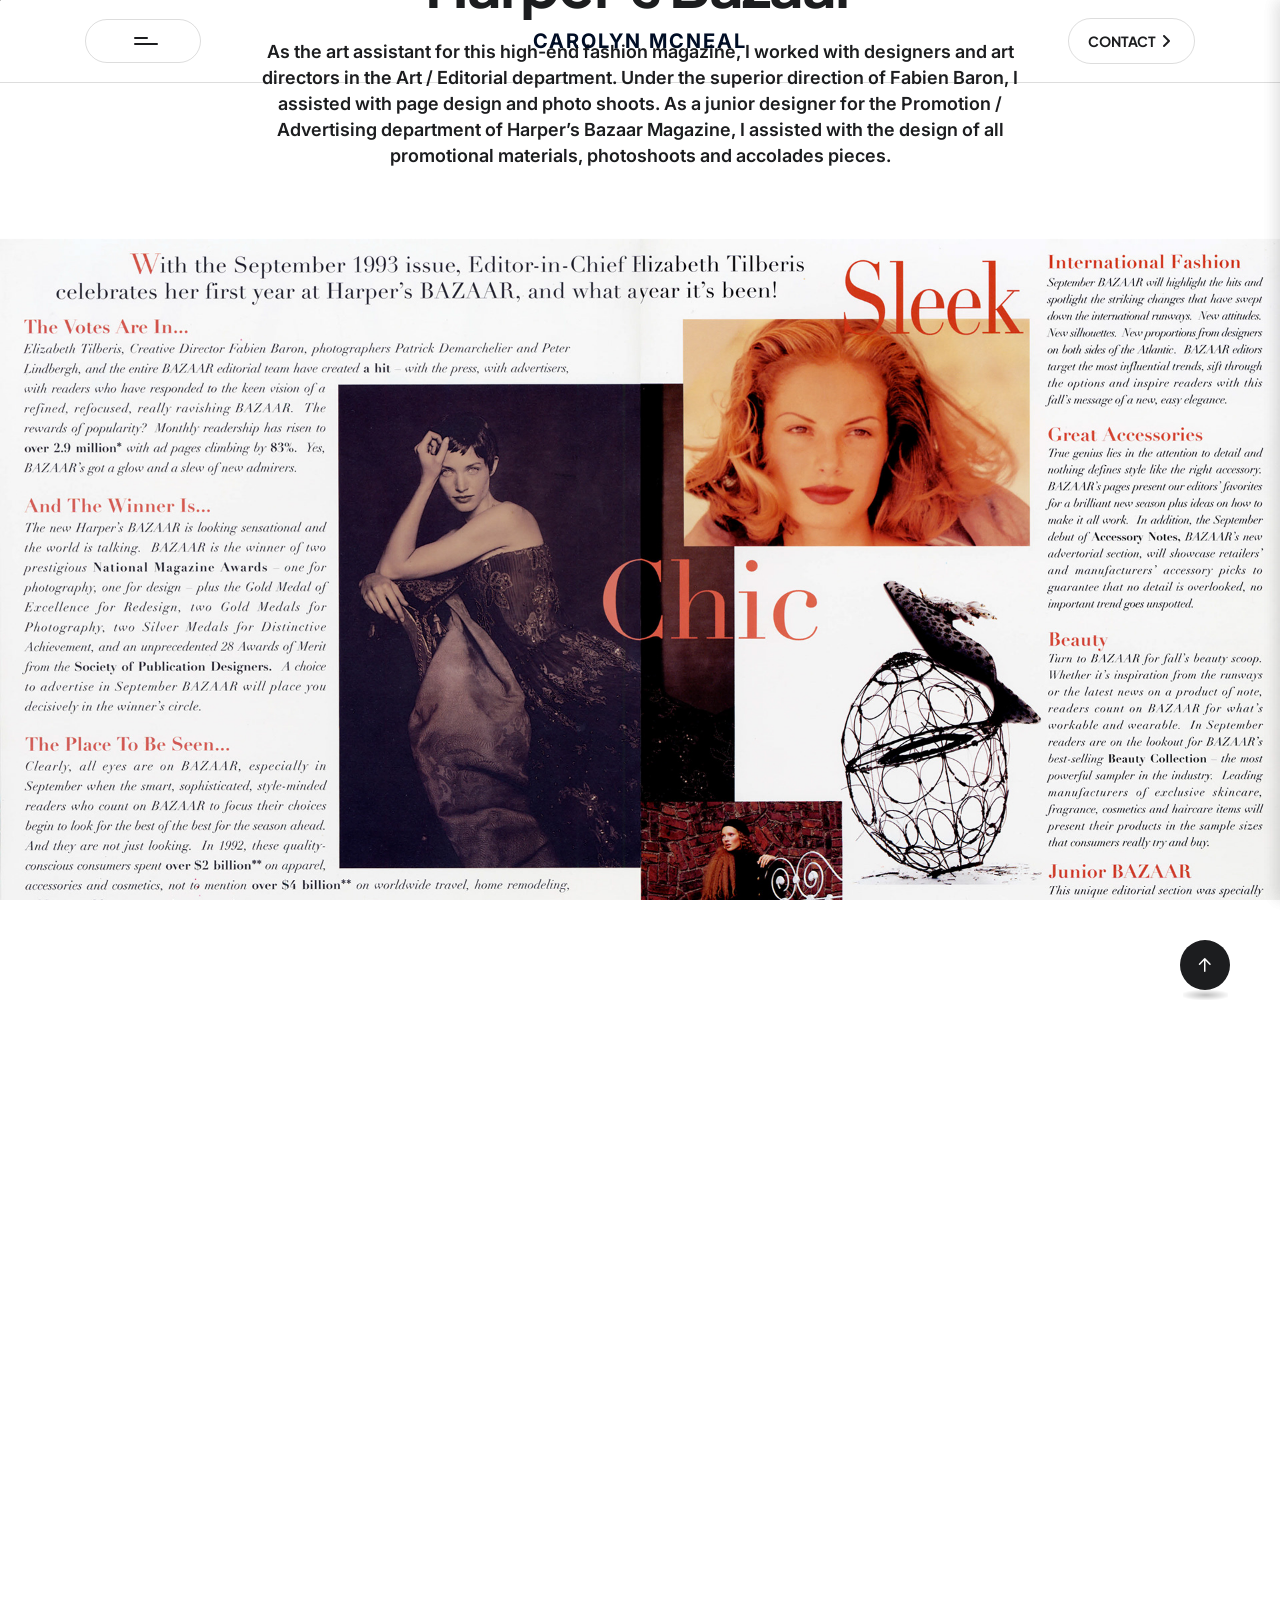
<file: harper-bazaar.html>
<!doctype html>
<html class="no-js" lang="zxx">

<head>
    <meta charset="utf-8">
    <meta http-equiv="x-ua-compatible" content="ie=edge">
    <title>Harper's Bazaar</title>
    <meta name="description" content="Parody - Digital Agency Portfolio Html Template">
    <meta name="viewport" content="width=device-width, initial-scale=1">

    <link rel="shortcut icon" type="image/x-icon" href="assets/img/logo/favicon.png">
    <!-- Place favicon.ico in the root directory -->

    <!-- CSS here -->
    <!--<< Bootstrap min.css >>-->
    <link rel="stylesheet" href="assets/css/bootstrap.min.css">
    <!--<< magnific-popup.css >>-->
    <link rel="stylesheet" href="assets/css/magnific-popup.css">
    <!--<< fontawesome-all.min.css >>-->
    <link rel="stylesheet" href="assets/css/fontawesome-all.min.css">
    <!--<< swiper-bundle.min.css >>-->
    <link rel="stylesheet" href="assets/css/swiper-bundle.min.css">
    <!--<< odometer.css >>-->
    <link rel="stylesheet" href="assets/css/odometer.css">
    <!--<< ion.rangeSlider.min.css >>-->
    <link rel="stylesheet" href="assets/css/ion.rangeSlider.min.css">
    <!--<< effect-slicer.css >>-->
    <link rel="stylesheet" href="assets/css/effect-slicer.css">
    <!--<< animate.css >>-->
    <link rel="stylesheet" href="assets/css/animate.css">
    <!--<< default.css >>-->
    <link rel="stylesheet" href="assets/css/defauls-spacing.css">
    <!--<< main.css >>-->
    <link rel="stylesheet" href="assets/css/main.css">
</head>

<body>

    <!-- Preloader Start -->
    <div id="preloader" class="preloader">
        <div class="animation-preloader">
            <div class="spinner">
            </div>
            <div class="txt-loading">
                <span data-text-preloader="C" class="letters-loading">
                    C
                </span>
                <span data-text-preloader="A" class="letters-loading">
                    A
                </span>
                <span data-text-preloader="R" class="letters-loading">
                    R
                </span>
                <span data-text-preloader="O" class="letters-loading">
                    O
                </span>
                <span data-text-preloader="L" class="letters-loading">
                    L
                </span>
                <span data-text-preloader="Y" class="letters-loading">
                    Y
                </span>
                <span data-text-preloader="N" class="letters-loading">
                    N
                </span>
            </div>
            <p class="text-center">Loading</p>
        </div>
        <div class="loader">
            <div class="row">
                <div class="col-3 loader-section section-left">
                    <div class="bg"></div>
                </div>
                <div class="col-3 loader-section section-left">
                    <div class="bg"></div>
                </div>
                <div class="col-3 loader-section section-right">
                    <div class="bg"></div>
                </div>
                <div class="col-3 loader-section section-right">
                    <div class="bg"></div>
                </div>
            </div>
        </div>
    </div>

    <!-- Start Cursor Pointer -->
    <div class="mouse-follower">
        <span class="cursor-outline"></span>
        <span class="cursor-dot"></span>
    </div>
    <!-- End Cursor Pointer -->

    <!-- Scroll-top -->
    <button class="scroll__top scroll-to-target" data-target="html">
        <i class="fa-sharp fa-regular fa-arrow-up"></i>
    </button>
    <!-- Scroll-top-end-->

<!-- header-area -->
    <header>
        <div id="header-sticky" class="td-header__area td-top-transparent td-header-spacing p-relative z-index-1">
            <div class="container container-1750">
                <div class="row align-items-center">
                    <div class="col-lg-4 col-md-4 col-sm-4 col-5">
                        <div class="tdmenu__wrap">
                            <div class="tdmenu-offcanvas-open-btn mobile-nav-toggler d-flex align-items-center justify-content-center">
                                <span class="text mr-5"></span>
                                <div class="tdmenu-offcanvas-open-bar">
                                    <span></span>
                                    <span></span>
                                </div>
                            </div>
                            <nav class="tdmenu__nav d-none">
                                <div class="tdmenu__navbar-wrap tdmenu__main-menu">
                                    <ul class="navigation">
                                        <li class=" "><a href="index.html">Home</a></li>
                                        <li class=" "><a href="about.html">About</a></li>
                                        <li class=" "><a href="#portfolio">Portfolio</a></li>
                                        
                                        <li><a href="mailto:carolyn@carolynmcneal.com">Contact</a></li>
                                    </ul>
                                </div>
                            </nav>
                        </div>
                    </div>
                    <div class="col-lg-4 col-md-4 col-sm-4 col-5">
                        <div class="logo text-center">
                            <a class="logo-1" href="index.html">CAROLYN MCNEAL</a>
                        </div>
                    </div>
                    <div class="col-lg-4 col-md-4 col-sm-4 col-2">
                        <div class="td-header-right text-end">
                        
                            <a href="mailto:carolyn@carolynmcneal.com" class="td-btn td-btn-lg d-none d-md-inline-block td-btn-switch-animation ml-10">
                                <span class="d-flex align-items-center justify-content-center">
                                <span class="btn-text"> Contact  </span>
                                <span class="btn-icon"><i class="fa-sharp fa-solid fa-angle-right"></i></span>
                                <span class="btn-icon"><i class="fa-sharp fa-solid fa-angle-right"></i></span>
                            </span> 
                            </a>
                        </div>
                    </div>
                </div>
            </div>
        </div>

        <!-- Mobile Menu  -->
        <div class="tdmobile__menu td-menu-large">
            <nav class="tdmobile__menu-box">
                <div class="close-btn"><i class="fa-solid fa-xmark"></i></div>
                <div class="nav-logo">
                    <a href="index.html">CAROLYN MCNEAL</a>
                </div>
                
                <div class="tdmobile__menu-outer">
                    <!--Here Menu Will Come Automatically Via Javascript / Same Menu as in Header-->
                </div>
                <div class="mt-30 ml-25 mr-25">
                    <a href="assets/img/resume.pdf" target="_blank" class="td-btn td-btn-menu-black w-100 d-inline-block td-btn-switch-animation ml-10">
                        <span class="d-flex align-items-center justify-content-center">
                        <span class="btn-text"> Resume </span>
                        <span class="btn-icon"><i class="fa-sharp fa-solid fa-angle-right"></i></span>
                        <span class="btn-icon"><i class="fa-sharp fa-solid fa-angle-right"></i></span>
                    </span> 
                    </a>
                </div>
                <div class="social-links">
                    <ul class="list-wrap">
                        <li><a href="#"><i class="fab fa-facebook-f"></i></a></li>
                        <li><a href="#"><i class="fab fa-twitter"></i></a></li>
                        <li><a href="#"><i class="fab fa-instagram"></i></a></li>
                        <li><a href="#"><i class="fab fa-linkedin-in"></i></a></li>
                        <li><a href="#"><i class="fab fa-youtube"></i></a></li>
                    </ul>
                </div>
            </nav>
        </div>
        <div class="tdmobile__menu-backdrop"></div>
        <!-- End Mobile Menu -->

    </header>


    <!-- Mobile Menu  -->
    <div class="tdmobile__menu td-menu-large">
        <nav class="tdmobile__menu-box">
            <div class="close-btn"><i class="fa-solid fa-xmark"></i></div>
            <div class="nav-logo">
                <a href="index.html"><img data-width="96" src="assets/img/logo/logo.svg" alt="logo"></a>
            </div>
            
            <div class="tdmobile__menu-outer">
                <!--Here Menu Will Come Automatically Via Javascript / Same Menu as in Header-->
            </div>
            <div class="mt-30 ml-25 mr-25">
                <a href="assets/img/about/resume.pdf" target="_blank" class="td-btn td-btn-menu-black w-100 d-inline-block td-btn-switch-animation ml-10">
                    <span class="d-flex align-items-center justify-content-center">
                    <span class="btn-text"> Resume </span>
                    <span class="btn-icon"><i class="fa-sharp fa-solid fa-angle-right"></i></span>
                    <span class="btn-icon"><i class="fa-sharp fa-solid fa-angle-right"></i></span>
                </span> 
                </a>
            </div>
            <div class="social-links">
                <ul class="list-wrap">
                    <li><a href="#"><i class="fab fa-facebook-f"></i></a></li>
                    <li><a href="#"><i class="fab fa-twitter"></i></a></li>
                    <li><a href="#"><i class="fab fa-instagram"></i></a></li>
                    <li><a href="#"><i class="fab fa-linkedin-in"></i></a></li>
                    <li><a href="#"><i class="fab fa-youtube"></i></a></li>
                </ul>
            </div>
        </nav>
    </div>
    <div class="tdmobile__menu-backdrop"></div>
    <!-- End Mobile Menu -->

</header>

<!-- header-area-end -->
    <div id="smooth-wrapper">
        <div id="smooth-content">
            <main>

                <!-- td-breadcrumb-area-start -->
                <div class="td-breadcrumb-area td-breadcrumb-spacing mb-55">
                    <div class="container">
                        <div class="row justify-content-center">
                            <div class="col-lg-9">
                                <div class="td-breadcrumb-wrap text-center">
                                    <h2 class="td-section-page-title mb-25  wow fadeInUp" data-wow-delay=".7s"
                                        data-wow-duration="1s">Harper's Bazaar
                                    </h2>
                                    <span class="subtitle d-inline-block mb-15  wow fadeInUp" data-wow-delay=".5s"
                                        data-wow-duration="1s">As the art assistant for this high-end fashion magazine, I worked with designers and art directors in the Art / Editorial department. Under the superior direction of Fabien Baron, I assisted with page design and photo shoots. As a junior designer for the Promotion / Advertising department of Harper’s Bazaar Magazine, I assisted with the design of all promotional materials, photoshoots and accolades pieces.



                                    </span>
                                </div>

                            </div>
                        </div>
                    </div>
                </div>
                <!-- td-breadcrumb-area-end -->

                <!-- td-portfolio-thumb-area -->
                <div class="td-portfolio-area">
                    <img src="assets/img/carolys-project/happybazr/1.jpg" alt="">
                </div>
                <!-- td-portfolio-thumb-end -->

                <!-- td-portfolio-brand-view-start -->
                <div class="td-portfolio-brand-view pt-150 pb-90">
                    <div class="container">
                    <div class="row">
                        <div class="col-xl-8 col-lg-7">
                        <div class="td-portfolio-brand-title-wrap mb-30">
                            <h2 class="td-section-page-title">Brand <span>overview</span></h2>
                            <div class="td-portfolio-brand-dates pt-155 mb-140">
                            <img class="mb-15" src="assets/img/logo/5.png" alt="Harper's Bazaar Logo">
                            <p><span>Role - </span> Art Assistant & Junior Designer</p>
                            </div>
                            <h2 class="td-portfolio-brand-bigtext mb-0">Harper's Bazaar</h2>
                        </div>
                        </div>
                        <div class="col-xl-4 col-lg-5">
                        <div class="td-portfolio-brand-content mb-30">
                            <p class="mb-65">As the art assistant for this high-end fashion magazine, I worked with designers and art directors in the Art / Editorial department. Under the superior direction of Fabien Baron, I assisted with page design and photo shoots. As a junior designer for the Promotion / Advertising department of Harper’s Bazaar Magazine, I assisted with the design of all promotional materials, photoshoots and accolades pieces.</p>
                            <div class="td-portfolio-brand-list pb-125">
                            <h5 class="td-portfolio-brand-list-title">Editorial Layout & Design</h5>
                            <div class="td-portfolio-brand-list-border mt-20 mb-20"></div>
                            <h5 class="td-portfolio-brand-list-title">Promotional Material Design</h5>
                            <div class="td-portfolio-brand-list-border mt-20 mb-20"></div>
                            <h5 class="td-portfolio-brand-list-title">Photo Shoot Assistance</h5>
                            <div class="td-portfolio-brand-list-border mt-20"></div>
                            </div>
                            <h5 class="td-portfolio-brand-list-title mb-20">About the Designer</h5>
                            <p>Caroline Berry is a graphic designer with experience in fashion branding and advertising. Her work with Harper's Bazaar encompassed various design projects, contributing to the magazine's visual identity across multiple sections.</p>
                        </div>
                        </div>
                    </div>
                    </div>
                </div>
                <!-- td-portfolio-brand-view-end -->
  







                <!-- td-portfolio-visual-identity-area-start -->
                <div class="td-portfolio-identity-area pt-0 pb-160">
                    <div class="container">

                        <div class="row justify-content-center">
                            <div class="col-lg-11">
                                <div class="td-portfolio-identity-slider-wrap">
                                    <div class="swiper-container td-portfolio-identity-slider">
                                        <div class="swiper-wrapper">
                                            <div class="swiper-slide">
                                                <div class="td-portfolio-identity-slider-thumb">
                                                    <img class="w-100"
                                                        src="assets/img/carolys-project/happybazr/2.jpg" alt="">
                                                </div>
                                            </div>
                                            <div class="swiper-slide">
                                                <div class="td-portfolio-identity-slider-thumb">
                                                    <img class="w-100"
                                                        src="assets/img/carolys-project/happybazr/3.jpg" alt="">
                                                </div>
                                            </div>
   
                                            


                                        </div>
                                    </div>
                                </div>
                            </div>
                            <div class="col-lg-4">
                                <div
                                    class="td-portfolio-identity-navigation d-flex justify-content-between pt-80 align-items-center">
                                    <span class="td-portfolio-identity-prev">
                                        <i class="fa-solid fa-arrow-left"></i>
                                        Prev
                                    </span>
                                    <div class="td-portfolio-identity-border"></div>
                                    <span class="td-portfolio-identity-next">
                                        Next
                                        <i class="fa-solid fa-arrow-right"></i>
                                    </span>
                                </div>
                            </div>
                        </div>
                    </div>
                </div>
                <!-- td-portfolio-visual-identity-area-end -->

            </main>

            <!-- footer-area-start -->
            <footer>
                <div class="td-footer-area td-footer-spacing black-bg">
                    <div class="container">
                        <div class="row">
                            <div class="col-lg-4 col-md-6 col-sm-6">
                                <div class="td-footer-logo mb-30">
                                    <a href="index.html">
                                       CAROLYN MCNEAL
                                    </a>
                                </div>
                            </div>
                            <div class="col-lg-4 col-md-6 col-sm-6">
                                <div class="td-footer-widget mb-30">
                                    <h3 class="td-footer-title mb-30">Project Link</h3>
                                    <ul class="td-footer-widget-list">
                                        <li><a href="calvin-klein.html">Calvin Klein</a></li>
                                        <li><a href="victoria.html">Victoria’s Secret</a></li>
                                        <li><a href="frederic.html">Frederic Fekkai</a></li>
                                        <li><a href="mercedes-benz.html">Mercedes Benz</a></li>
                                        <li><a href="harper-bazaar.html">Harper’s Bazaar</a></li>
                                        <li><a href="bloomingdale.html">Bloomingdale's </a></li>
                                    </ul>
                                </div>
                            </div>
                            
                            <div class="col-lg-4 col-md-6">
                                <div class="td-footer-widget mr-30 mb-30">
                                    <h3 class="td-footer-title mb-30">Address</h3>
                                    <a class="td-footer-location mb-45 d-inline-block" href="#">XYZ Times Sq, New York, 10000<br>
                                        United States</a>
                                   
                                </div>
                            </div>
                            <div class="col-12">
                                <div class="td-footer-bottom mt-45">
                                    <div class="row align-items-center">
                                        <div class="col-lg-6 col-md-8">
                                            <div class="td-footer-copyright mb-20">
                                                <p>© 2025 <a href="#">CAROLYN MCNEAL.</a> All Rights Reserved.</p>
                                            </div>
                                        </div>
                                        <div class="col-lg-6 col-md-4">
                                            <div class="td-footer-social text-md-end mb-20">
                                                <a href="#">
                                                    <svg width="13" height="13" viewBox="0 0 16 16" fill="none" xmlns="http://www.w3.org/2000/svg">
                                                        <path d="M9.33161 6.77486L15.1688 0H13.7856L8.71722 5.8826L4.66907 0H0L6.12155 8.89546L0 16H1.38336L6.73581 9.78785L11.0109 16H15.68L9.33148 6.77486H9.33187H9.33161ZM7.43696 8.97374L6.81669 8.088L1.88171 1.03969H4.00634L7.98902 6.72789L8.60929 7.61362L13.7863 15.0074H11.6616L7.43709 8.974V8.97361L7.43696 8.97374Z" fill="currentColor" />
                                                    </svg>
                                                </a>
                                                <a href="#">
                                                    <svg width="17" height="17" viewBox="0 0 17 17" fill="none" xmlns="http://www.w3.org/2000/svg">
                                                        <path d="M17 8.5C17 3.80558 13.1944 0 8.5 0C3.80558 0 0 3.80558 0 8.5C0 12.7426 3.10833 16.2591 7.17188 16.8967V10.957H5.01367V8.5H7.17188V6.62734C7.17188 4.49703 8.44087 3.32031 10.3825 3.32031C11.3124 3.32031 12.2852 3.48633 12.2852 3.48633V5.57813H11.2133C10.1574 5.57813 9.82812 6.23334 9.82812 6.90554V8.5H12.1855L11.8087 10.957H9.82812V16.8967C13.8917 16.2591 17 12.7426 17 8.5Z" fill="currentColor" />
                                                    </svg>
                                                </a>
                                                <a href="#">
                                                    <svg width="16" height="16" viewBox="0 0 16 16" fill="none" xmlns="http://www.w3.org/2000/svg">
                                                        <path d="M11.5 1H4.5C2.567 1 1 2.567 1 4.5V11.5C1 13.433 2.567 15 4.5 15H11.5C13.433 15 15 13.433 15 11.5V4.5C15 2.567 13.433 1 11.5 1Z" stroke="currentColor" stroke-width="1.5" stroke-linecap="round" stroke-linejoin="round" />
                                                        <path d="M10.7963 7.55921C10.8827 8.14178 10.7832 8.73676 10.5119 9.25952C10.2407 9.78228 9.81148 10.2062 9.28542 10.471C8.75935 10.7358 8.16319 10.8279 7.58173 10.7344C7.00027 10.6408 6.46311 10.3663 6.04667 9.94982C5.63022 9.53338 5.35569 8.99622 5.26213 8.41476C5.16856 7.8333 5.26073 7.23714 5.52551 6.71107C5.79029 6.18501 6.21421 5.75583 6.73697 5.48458C7.25973 5.21333 7.85471 5.11382 8.43728 5.20021C9.03152 5.28833 9.58167 5.56524 10.0065 5.99003C10.4313 6.41482 10.7082 6.96496 10.7963 7.55921Z" stroke="currentColor" stroke-width="1.5" stroke-linecap="round" stroke-linejoin="round" />
                                                        <path d="M11.8477 4.15039H11.8577" stroke="currentColor" stroke-width="1.5" stroke-linecap="round" stroke-linejoin="round" />
                                                    </svg>
                                                </a>
                                                <a href="#">
                                                    <svg width="15" height="15" viewBox="0 0 15 15" fill="none" xmlns="http://www.w3.org/2000/svg">
                                                        <path d="M10.2579 4.7373C11.5141 4.7373 12.7188 5.23632 13.6071 6.12458C14.4954 7.01283 14.9944 8.21757 14.9944 9.47375V14.9996H11.8367V9.47375C11.8367 9.05502 11.6704 8.65344 11.3743 8.35736C11.0782 8.06127 10.6767 7.89493 10.2579 7.89493C9.8392 7.89493 9.43762 8.06127 9.14154 8.35736C8.84545 8.65344 8.67911 9.05502 8.67911 9.47375V14.9996H5.52148V9.47375C5.52148 8.21757 6.0205 7.01283 6.90876 6.12458C7.79701 5.23632 9.00174 4.7373 10.2579 4.7373Z" fill="currentColor" />
                                                        <path d="M3.15763 5.52734H0V15.0002H3.15763V5.52734Z" fill="currentColor" />
                                                        <path d="M1.57881 3.15763C2.45077 3.15763 3.15763 2.45077 3.15763 1.57881C3.15763 0.706859 2.45077 0 1.57881 0C0.706859 0 0 0.706859 0 1.57881C0 2.45077 0.706859 3.15763 1.57881 3.15763Z" fill="currentColor" />
                                                    </svg>
                                                </a>
                                            </div>
                                        </div>
                                    </div>
                                </div>
                            </div>
                        </div>
                    </div>
                </div>
            </footer>
            <!-- footer-area-end -->

        </div>
    </div>



    <!-- JS here -->
    <!--<< jquery.Js >>-->
    <script src="assets/js/vendor/jquery.js"></script>
    <!--<< bootstrap.min.Js >>-->
    <script src="assets/js/bootstrap.min.js"></script>
    <!--<< gsap.Js >>-->
    <script src="assets/js/jsap/gsap.js"></script>
    <!--<< gsap-scroll-smoother.Js >>-->
    <script src="assets/js/jsap/gsap-scroll-smoother.js"></script>
    <!--<< gsap-scroll-trigger.Js >>-->
    <script src="assets/js/jsap/gsap-scroll-trigger.js"></script>
    <!--<< gsap-scroll-to-plugin.Js >>-->
    <script src="assets/js/jsap/gsap-scroll-to-plugin.js"></script>
    <!--<< gsap-split-text.Js >>-->
    <script src="assets/js/jsap/gsap-split-text.js"></script>
    <!--<< isotope.pkgd.min.Js >>-->
    <script src="assets/js/isotope.pkgd.min.js"></script>
    <!--<< ion.rangeSlider.min.Js >>-->
    <script src="assets/js/ion.rangeSlider.min.js"></script>
    <!--<< effect-slicer.Js >>-->
    <script src="assets/js/effect-slicer.js"></script>
    <!--<< imagesloaded.pkgd.min.Js >>-->
    <script src="assets/js/imagesloaded.pkgd.min.js"></script>
    <!--<< jquery.magnific-popup.min.Js >>-->
    <script src="assets/js/jquery.magnific-popup.min.js"></script>
    <!--<< jquery.odometer.min.Js >>-->
    <script src="assets/js/jquery.odometer.min.js"></script>
    <!--<< jquery-appear.Js >>-->
    <script src="assets/js/jquery-appear.js"></script>
    <!--<< swiper-bundle.min.Js >>-->
    <script src="assets/js/swiper-bundle.min.js"></script>
    <!--<< jquery.nice-select.min.Js >>-->
    <script src="assets/js/nice-select.js"></script>
    <!--<< wow.Js >>-->
    <script src="assets/js/wow.js"></script>
    <!--<< ajax-form.Js >>-->
    <script src="assets/js/ajax-form.js"></script>
    <!--<< main.Js >>-->
    <script src="assets/js/main.js"></script>
</body>

</html>
</file>
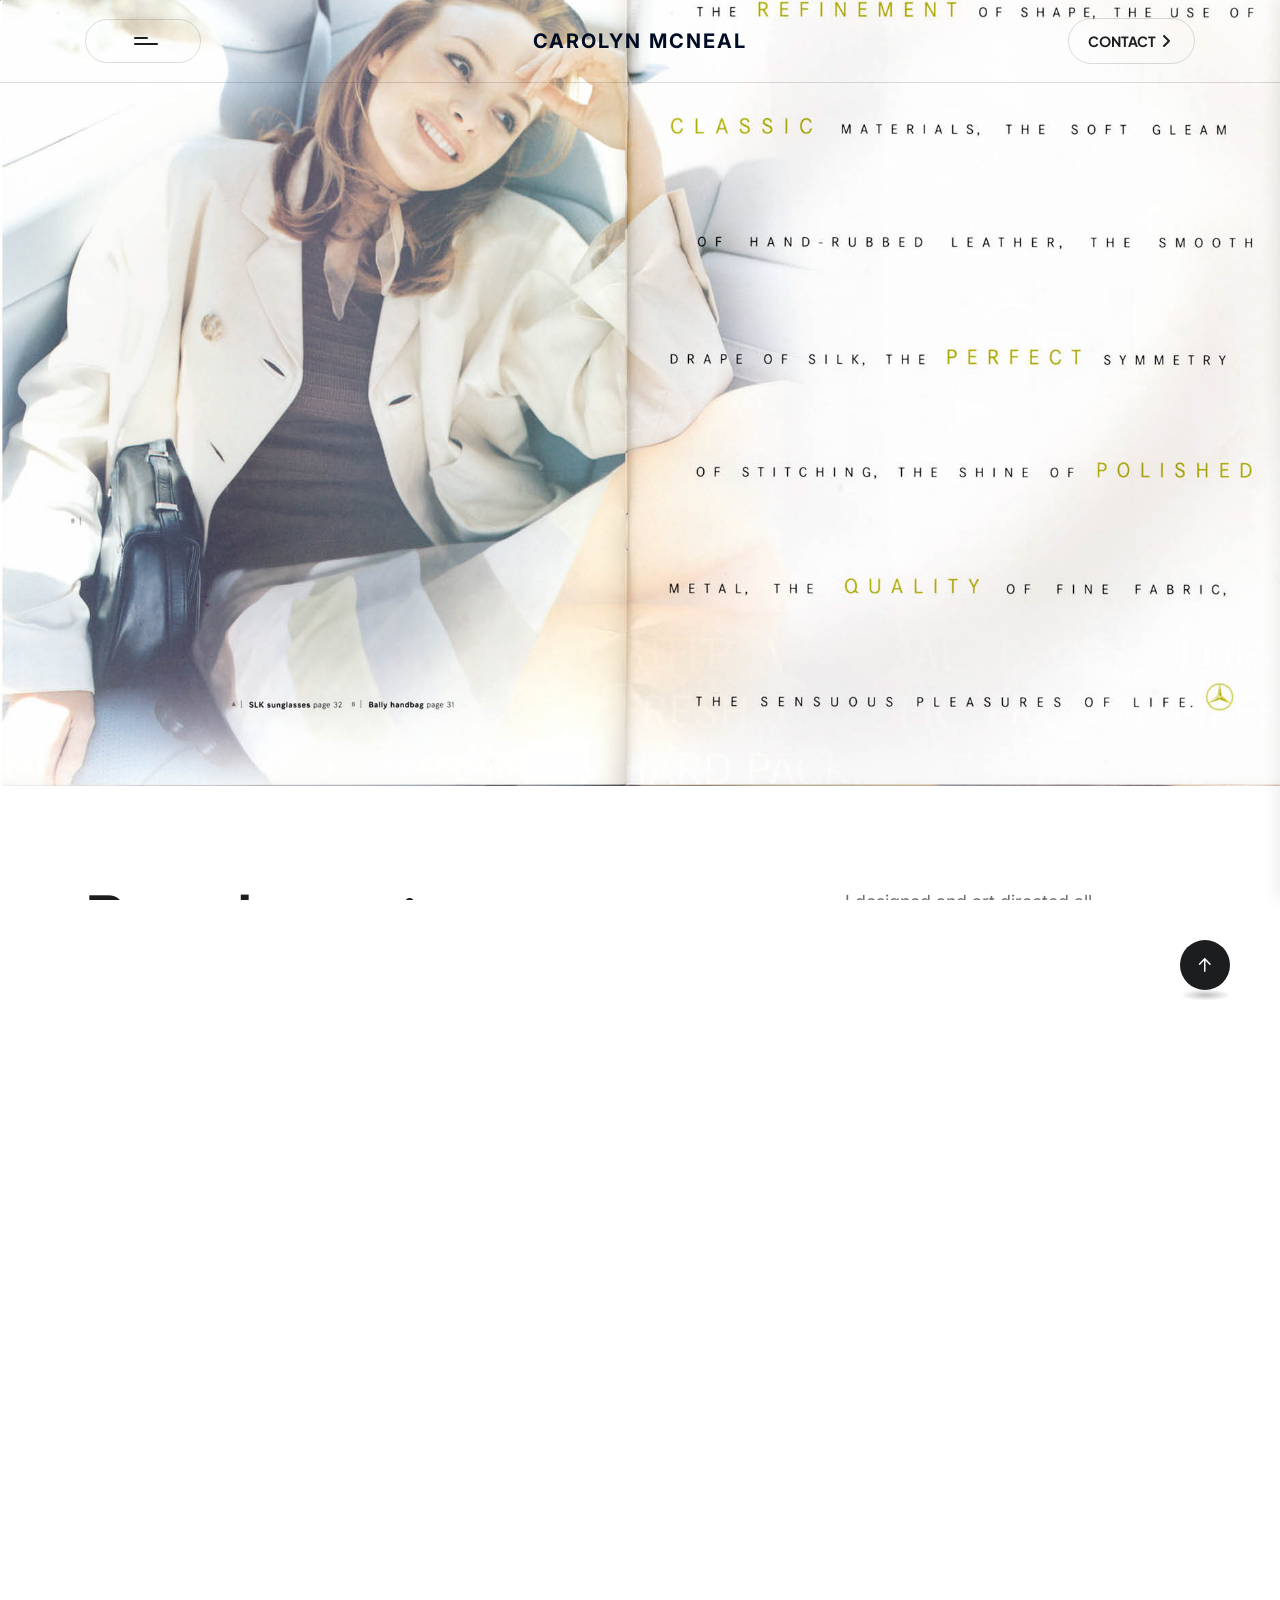
<file: mercedes-benz.html>
<!doctype html>
<html class="no-js" lang="zxx">

<head>
    <meta charset="utf-8">
    <meta http-equiv="x-ua-compatible" content="ie=edge">
    <title>Mercedes Benz</title>
    <meta name="description" content="Parody - Digital Agency Portfolio Html Template">
    <meta name="viewport" content="width=device-width, initial-scale=1">

    <link rel="shortcut icon" type="image/x-icon" href="assets/img/logo/favicon.png">
    <!-- Place favicon.ico in the root directory -->

    <!-- CSS here -->
    <!--<< Bootstrap min.css >>-->
    <link rel="stylesheet" href="assets/css/bootstrap.min.css">
    <!--<< magnific-popup.css >>-->
    <link rel="stylesheet" href="assets/css/magnific-popup.css">
    <!--<< fontawesome-all.min.css >>-->
    <link rel="stylesheet" href="assets/css/fontawesome-all.min.css">
    <!--<< swiper-bundle.min.css >>-->
    <link rel="stylesheet" href="assets/css/swiper-bundle.min.css">
    <!--<< odometer.css >>-->
    <link rel="stylesheet" href="assets/css/odometer.css">
    <!--<< ion.rangeSlider.min.css >>-->
    <link rel="stylesheet" href="assets/css/ion.rangeSlider.min.css">
    <!--<< effect-slicer.css >>-->
    <link rel="stylesheet" href="assets/css/effect-slicer.css">
    <!--<< animate.css >>-->
    <link rel="stylesheet" href="assets/css/animate.css">
    <!--<< default.css >>-->
    <link rel="stylesheet" href="assets/css/defauls-spacing.css">
    <!--<< main.css >>-->
    <link rel="stylesheet" href="assets/css/main.css">
</head>

<body>

    <!-- Preloader Start -->
    <div id="preloader" class="preloader">
        <div class="animation-preloader">
            <div class="spinner">
            </div>
            <div class="txt-loading">
                <span data-text-preloader="C" class="letters-loading">
                    C
                </span>
                <span data-text-preloader="A" class="letters-loading">
                    A
                </span>
                <span data-text-preloader="R" class="letters-loading">
                    R
                </span>
                <span data-text-preloader="O" class="letters-loading">
                    O
                </span>
                <span data-text-preloader="L" class="letters-loading">
                    L
                </span>
                <span data-text-preloader="Y" class="letters-loading">
                    Y
                </span>
                <span data-text-preloader="N" class="letters-loading">
                    N
                </span>
            </div>
            <p class="text-center">Loading</p>
        </div>
        <div class="loader">
            <div class="row">
                <div class="col-3 loader-section section-left">
                    <div class="bg"></div>
                </div>
                <div class="col-3 loader-section section-left">
                    <div class="bg"></div>
                </div>
                <div class="col-3 loader-section section-right">
                    <div class="bg"></div>
                </div>
                <div class="col-3 loader-section section-right">
                    <div class="bg"></div>
                </div>
            </div>
        </div>
    </div>

    <!-- Start Cursor Pointer -->
    <div class="mouse-follower">
        <span class="cursor-outline"></span>
        <span class="cursor-dot"></span>
    </div>
    <!-- End Cursor Pointer -->

    <!-- Scroll-top -->
    <button class="scroll__top scroll-to-target" data-target="html">
        <i class="fa-sharp fa-regular fa-arrow-up"></i>
    </button>
    <!-- Scroll-top-end-->

<!-- header-area -->
    <header>
        <div id="header-sticky" class="td-header__area td-top-transparent td-header-spacing p-relative z-index-1">
            <div class="container container-1750">
                <div class="row align-items-center">
                    <div class="col-lg-4 col-md-4 col-sm-4 col-5">
                        <div class="tdmenu__wrap">
                            <div class="tdmenu-offcanvas-open-btn mobile-nav-toggler d-flex align-items-center justify-content-center">
                                <span class="text mr-5"></span>
                                <div class="tdmenu-offcanvas-open-bar">
                                    <span></span>
                                    <span></span>
                                </div>
                            </div>
                            <nav class="tdmenu__nav d-none">
                                <div class="tdmenu__navbar-wrap tdmenu__main-menu">
                                    <ul class="navigation">
                                        <li class=" "><a href="index.html">Home</a></li>
                                        <li class=" "><a href="about.html">About</a></li>
                                        <li class=" "><a href="#portfolio">Portfolio</a></li>
                                        
                                        <li><a href="mailto:carolyn@carolynmcneal.com">Contact</a></li>
                                    </ul>
                                </div>
                            </nav>
                        </div>
                    </div>
                    <div class="col-lg-4 col-md-4 col-sm-4 col-5">
                        <div class="logo text-center">
                            <a class="logo-1" href="index.html">CAROLYN MCNEAL</a>
                        </div>
                    </div>
                    <div class="col-lg-4 col-md-4 col-sm-4 col-2">
                        <div class="td-header-right text-end">
                        
                            <a href="mailto:carolyn@carolynmcneal.com" class="td-btn td-btn-lg d-none d-md-inline-block td-btn-switch-animation ml-10">
                                <span class="d-flex align-items-center justify-content-center">
                                <span class="btn-text"> Contact  </span>
                                <span class="btn-icon"><i class="fa-sharp fa-solid fa-angle-right"></i></span>
                                <span class="btn-icon"><i class="fa-sharp fa-solid fa-angle-right"></i></span>
                            </span> 
                            </a>
                        </div>
                    </div>
                </div>
            </div>
        </div>

        <!-- Mobile Menu  -->
        <div class="tdmobile__menu td-menu-large">
            <nav class="tdmobile__menu-box">
                <div class="close-btn"><i class="fa-solid fa-xmark"></i></div>
                <div class="nav-logo">
                    <a href="index.html">CAROLYN MCNEAL</a>
                </div>
                
                <div class="tdmobile__menu-outer">
                    <!--Here Menu Will Come Automatically Via Javascript / Same Menu as in Header-->
                </div>
                <div class="mt-30 ml-25 mr-25">
                    <a href="assets/img/resume.pdf" target="_blank" class="td-btn td-btn-menu-black w-100 d-inline-block td-btn-switch-animation ml-10">
                        <span class="d-flex align-items-center justify-content-center">
                        <span class="btn-text"> Resume </span>
                        <span class="btn-icon"><i class="fa-sharp fa-solid fa-angle-right"></i></span>
                        <span class="btn-icon"><i class="fa-sharp fa-solid fa-angle-right"></i></span>
                    </span> 
                    </a>
                </div>
                <div class="social-links">
                    <ul class="list-wrap">
                        <li><a href="#"><i class="fab fa-facebook-f"></i></a></li>
                        <li><a href="#"><i class="fab fa-twitter"></i></a></li>
                        <li><a href="#"><i class="fab fa-instagram"></i></a></li>
                        <li><a href="#"><i class="fab fa-linkedin-in"></i></a></li>
                        <li><a href="#"><i class="fab fa-youtube"></i></a></li>
                    </ul>
                </div>
            </nav>
        </div>
        <div class="tdmobile__menu-backdrop"></div>
        <!-- End Mobile Menu -->

    </header>


<!-- header-area-end -->
    <div id="smooth-wrapper">
        <div id="smooth-content">
            <main>

                <!-- td-breadcrumb-area-start -->
                <div class="td-breadcrumb-area td-breadcrumb-spacing mb-55">
                    <div class="container">
                        <div class="row justify-content-center">
                            <div class="col-lg-9">
                                <div class="td-breadcrumb-wrap text-center">
                                    <h2 class="td-section-page-title mb-25  wow fadeInUp" data-wow-delay=".7s"
                                        data-wow-duration="1s">Mercedes Benz
                                    </h2>
                                    <span class="subtitle d-inline-block mb-15  wow fadeInUp" data-wow-delay=".5s"
                                        data-wow-duration="1s">As the lead designer and art director for Mercedes Benz North America’s Accessories Catalogs, I was responsible for shaping the creative vision from concept to execution, ensuring a seamless alignment with the brand’s heritage of precision, innovation, and luxury. My role encompassed the design and layout of the catalogs, as well as art direction for photoshoots, casting, and location scouting—each element thoughtfully curated to reflect the brand’s sophisticated aesthetic.

                                    </span>
                                </div>

                            </div>
                        </div>
                    </div>
                </div>
                <!-- td-breadcrumb-area-end -->

                <!-- td-portfolio-thumb-area -->
                <div class="td-portfolio-area">
                    <img src="assets/img/carolys-project/mercedes/mercedes-benz.jpg" alt="">
                </div>
                <!-- td-portfolio-thumb-end -->

                <!-- td-portfolio-brand-view-start -->
                <div class="td-portfolio-brand-view pt-150 pb-90">
                    <div class="container">
                        <div class="row">
                            <div class="col-xl-8 col-lg-7">
                                <div class="td-portfolio-brand-title-wrap mb-30">
                                    <h2 class="td-section-page-title">Brand <span>overview</span></h2>
                                    <div class="td-portfolio-brand-dates pt-155 mb-140">
                                        <img class="mb-15" src="assets/img/logo/2.png" alt="Mercedes Benz Logo">
                                        <p><span>Role - </span> Designer & Art Director</p>
                                    </div>
                                    <h2 class="td-portfolio-brand-bigtext mb-0">Mercedes Benz</h2>
                                </div>
                            </div>
                            <div class="col-xl-4 col-lg-5">
                                <div class="td-portfolio-brand-content mb-30">
                                    <p class="mb-65">I designed and art directed all Accessories Catalogs for Mercedes Benz, North America. Primary responsibilities included concept, design and layout; photo art direction, photo shoot coordination, casting and location scouting. I enjoyed working with an extensive list of photographers, stylists and models, as well as effectively managing client relations.</p>
                                    <div class="td-portfolio-brand-list pb-125">
                                        <h5 class="td-portfolio-brand-list-title">Accessories Catalog Design</h5>
                                        <div class="td-portfolio-brand-list-border mt-20 mb-20"></div>
                                        <h5 class="td-portfolio-brand-list-title">Photo Art Direction & Shoot Coordination</h5>
                                        <div class="td-portfolio-brand-list-border mt-20 mb-20"></div>
                                        <h5 class="td-portfolio-brand-list-title">Brand Lifestyle Integration</h5>
                                        <div class="td-portfolio-brand-list-border mt-20"></div>
                                    </div>
                                    <h5 class="td-portfolio-brand-list-title mb-20">About the Designer</h5>
                                    <p>Carolyn McNeal is a seasoned designer and art director with extensive experience in fashion and automotive branding. Her leadership at Mercedes Benz encompassed various design projects, contributing to the brand's visual identity across multiple channels.</p>
                                </div>
                            </div>
                        </div>
                    </div>
                </div>
                <!-- td-portfolio-brand-view-end -->







                <!-- td-portfolio-visual-identity-area-start -->
                <div class="td-portfolio-identity-area pt-0 pb-160">
                    <div class="container">

                        <div class="row justify-content-center">
                            <div class="col-lg-11">
                                <div class="td-portfolio-identity-slider-wrap">
                                    <div class="swiper-container td-portfolio-identity-slider">
                                        <div class="swiper-wrapper">
                                            <div class="swiper-slide">
                                                <div class="td-portfolio-identity-slider-thumb">
                                                    <img class="w-100"
                                                        src="assets/img/carolys-project/mercedes/mercedes-benz3.png" alt="">
                                                </div>
                                            </div>
                                            <div class="swiper-slide">
                                                <div class="td-portfolio-identity-slider-thumb">
                                                    <img class="w-100"
                                                        src="assets/img/carolys-project/mercedes/mercedes-benz4.png" alt="">
                                                </div>
                                            </div>
                                            <div class="swiper-slide">
                                                <div class="td-portfolio-identity-slider-thumb">
                                                    <img class="w-100"
                                                        src="assets/img/carolys-project/mercedes/mercedes-benz5.png" alt="">
                                                </div>
                                            </div>
                                            <div class="swiper-slide">
                                                <div class="td-portfolio-identity-slider-thumb">
                                                    <img class="w-100"
                                                        src="assets/img/carolys-project/mercedes/mercedes.jpg" alt="">
                                                </div>
                                            </div>
                                            


                                        </div>
                                    </div>
                                </div>
                            </div>
                            <div class="col-lg-4">
                                <div
                                    class="td-portfolio-identity-navigation d-flex justify-content-between pt-80 align-items-center">
                                    <span class="td-portfolio-identity-prev">
                                        <i class="fa-solid fa-arrow-left"></i>
                                        Prev
                                    </span>
                                    <div class="td-portfolio-identity-border"></div>
                                    <span class="td-portfolio-identity-next">
                                        Next
                                        <i class="fa-solid fa-arrow-right"></i>
                                    </span>
                                </div>
                            </div>
                        </div>
                    </div>
                </div>
                <!-- td-portfolio-visual-identity-area-end -->

            </main>

            <!-- footer-area-start -->
            <footer>
                <div class="td-footer-area td-footer-spacing black-bg">
                    <div class="container">
                        <div class="row">
                            <div class="col-lg-4 col-md-6 col-sm-6">
                                <div class="td-footer-logo mb-30">
                                    <a href="index.html">
                                       CAROLYN MCNEAL
                                    </a>
                                </div>
                            </div>
                            <div class="col-lg-4 col-md-6 col-sm-6">
                                <div class="td-footer-widget mb-30">
                                    <h3 class="td-footer-title mb-30">Project Link</h3>
                                    <ul class="td-footer-widget-list">
                                        <li><a href="calvin-klein.html">Calvin Klein</a></li>
                                        <li><a href="victoria.html">Victoria’s Secret</a></li>
                                        <li><a href="frederic.html">Frederic Fekkai</a></li>
                                        <li><a href="mercedes-benz.html">Mercedes Benz</a></li>
                                        <li><a href="harper-bazaar.html">Harper’s Bazaar</a></li>
                                        <li><a href="bloomingdale.html">Bloomingdale's </a></li>
                                    </ul>
                                </div>
                            </div>
                            
                            <div class="col-lg-4 col-md-6">
                                <div class="td-footer-widget mr-30 mb-30">
                                    <h3 class="td-footer-title mb-30">Address</h3>
                                    <a class="td-footer-location mb-45 d-inline-block" href="#">XYZ Times Sq, New York, 10000<br>
                                        United States</a>
                                   
                                </div>
                            </div>
                            <div class="col-12">
                                <div class="td-footer-bottom mt-45">
                                    <div class="row align-items-center">
                                        <div class="col-lg-6 col-md-8">
                                            <div class="td-footer-copyright mb-20">
                                                <p>© 2025 <a href="#">CAROLYN MCNEAL.</a> All Rights Reserved.</p>
                                            </div>
                                        </div>
                                        <div class="col-lg-6 col-md-4">
                                            <div class="td-footer-social text-md-end mb-20">
                                                <a href="#">
                                                    <svg width="13" height="13" viewBox="0 0 16 16" fill="none" xmlns="http://www.w3.org/2000/svg">
                                                        <path d="M9.33161 6.77486L15.1688 0H13.7856L8.71722 5.8826L4.66907 0H0L6.12155 8.89546L0 16H1.38336L6.73581 9.78785L11.0109 16H15.68L9.33148 6.77486H9.33187H9.33161ZM7.43696 8.97374L6.81669 8.088L1.88171 1.03969H4.00634L7.98902 6.72789L8.60929 7.61362L13.7863 15.0074H11.6616L7.43709 8.974V8.97361L7.43696 8.97374Z" fill="currentColor" />
                                                    </svg>
                                                </a>
                                                <a href="#">
                                                    <svg width="17" height="17" viewBox="0 0 17 17" fill="none" xmlns="http://www.w3.org/2000/svg">
                                                        <path d="M17 8.5C17 3.80558 13.1944 0 8.5 0C3.80558 0 0 3.80558 0 8.5C0 12.7426 3.10833 16.2591 7.17188 16.8967V10.957H5.01367V8.5H7.17188V6.62734C7.17188 4.49703 8.44087 3.32031 10.3825 3.32031C11.3124 3.32031 12.2852 3.48633 12.2852 3.48633V5.57813H11.2133C10.1574 5.57813 9.82812 6.23334 9.82812 6.90554V8.5H12.1855L11.8087 10.957H9.82812V16.8967C13.8917 16.2591 17 12.7426 17 8.5Z" fill="currentColor" />
                                                    </svg>
                                                </a>
                                                <a href="#">
                                                    <svg width="16" height="16" viewBox="0 0 16 16" fill="none" xmlns="http://www.w3.org/2000/svg">
                                                        <path d="M11.5 1H4.5C2.567 1 1 2.567 1 4.5V11.5C1 13.433 2.567 15 4.5 15H11.5C13.433 15 15 13.433 15 11.5V4.5C15 2.567 13.433 1 11.5 1Z" stroke="currentColor" stroke-width="1.5" stroke-linecap="round" stroke-linejoin="round" />
                                                        <path d="M10.7963 7.55921C10.8827 8.14178 10.7832 8.73676 10.5119 9.25952C10.2407 9.78228 9.81148 10.2062 9.28542 10.471C8.75935 10.7358 8.16319 10.8279 7.58173 10.7344C7.00027 10.6408 6.46311 10.3663 6.04667 9.94982C5.63022 9.53338 5.35569 8.99622 5.26213 8.41476C5.16856 7.8333 5.26073 7.23714 5.52551 6.71107C5.79029 6.18501 6.21421 5.75583 6.73697 5.48458C7.25973 5.21333 7.85471 5.11382 8.43728 5.20021C9.03152 5.28833 9.58167 5.56524 10.0065 5.99003C10.4313 6.41482 10.7082 6.96496 10.7963 7.55921Z" stroke="currentColor" stroke-width="1.5" stroke-linecap="round" stroke-linejoin="round" />
                                                        <path d="M11.8477 4.15039H11.8577" stroke="currentColor" stroke-width="1.5" stroke-linecap="round" stroke-linejoin="round" />
                                                    </svg>
                                                </a>
                                                <a href="#">
                                                    <svg width="15" height="15" viewBox="0 0 15 15" fill="none" xmlns="http://www.w3.org/2000/svg">
                                                        <path d="M10.2579 4.7373C11.5141 4.7373 12.7188 5.23632 13.6071 6.12458C14.4954 7.01283 14.9944 8.21757 14.9944 9.47375V14.9996H11.8367V9.47375C11.8367 9.05502 11.6704 8.65344 11.3743 8.35736C11.0782 8.06127 10.6767 7.89493 10.2579 7.89493C9.8392 7.89493 9.43762 8.06127 9.14154 8.35736C8.84545 8.65344 8.67911 9.05502 8.67911 9.47375V14.9996H5.52148V9.47375C5.52148 8.21757 6.0205 7.01283 6.90876 6.12458C7.79701 5.23632 9.00174 4.7373 10.2579 4.7373Z" fill="currentColor" />
                                                        <path d="M3.15763 5.52734H0V15.0002H3.15763V5.52734Z" fill="currentColor" />
                                                        <path d="M1.57881 3.15763C2.45077 3.15763 3.15763 2.45077 3.15763 1.57881C3.15763 0.706859 2.45077 0 1.57881 0C0.706859 0 0 0.706859 0 1.57881C0 2.45077 0.706859 3.15763 1.57881 3.15763Z" fill="currentColor" />
                                                    </svg>
                                                </a>
                                            </div>
                                        </div>
                                    </div>
                                </div>
                            </div>
                        </div>
                    </div>
                </div>
            </footer>
            <!-- footer-area-end -->

        </div>
    </div>



    <!-- JS here -->
    <!--<< jquery.Js >>-->
    <script src="assets/js/vendor/jquery.js"></script>
    <!--<< bootstrap.min.Js >>-->
    <script src="assets/js/bootstrap.min.js"></script>
    <!--<< gsap.Js >>-->
    <script src="assets/js/jsap/gsap.js"></script>
    <!--<< gsap-scroll-smoother.Js >>-->
    <script src="assets/js/jsap/gsap-scroll-smoother.js"></script>
    <!--<< gsap-scroll-trigger.Js >>-->
    <script src="assets/js/jsap/gsap-scroll-trigger.js"></script>
    <!--<< gsap-scroll-to-plugin.Js >>-->
    <script src="assets/js/jsap/gsap-scroll-to-plugin.js"></script>
    <!--<< gsap-split-text.Js >>-->
    <script src="assets/js/jsap/gsap-split-text.js"></script>
    <!--<< isotope.pkgd.min.Js >>-->
    <script src="assets/js/isotope.pkgd.min.js"></script>
    <!--<< ion.rangeSlider.min.Js >>-->
    <script src="assets/js/ion.rangeSlider.min.js"></script>
    <!--<< effect-slicer.Js >>-->
    <script src="assets/js/effect-slicer.js"></script>
    <!--<< imagesloaded.pkgd.min.Js >>-->
    <script src="assets/js/imagesloaded.pkgd.min.js"></script>
    <!--<< jquery.magnific-popup.min.Js >>-->
    <script src="assets/js/jquery.magnific-popup.min.js"></script>
    <!--<< jquery.odometer.min.Js >>-->
    <script src="assets/js/jquery.odometer.min.js"></script>
    <!--<< jquery-appear.Js >>-->
    <script src="assets/js/jquery-appear.js"></script>
    <!--<< swiper-bundle.min.Js >>-->
    <script src="assets/js/swiper-bundle.min.js"></script>
    <!--<< jquery.nice-select.min.Js >>-->
    <script src="assets/js/nice-select.js"></script>
    <!--<< wow.Js >>-->
    <script src="assets/js/wow.js"></script>
    <!--<< ajax-form.Js >>-->
    <script src="assets/js/ajax-form.js"></script>
    <!--<< main.Js >>-->
    <script src="assets/js/main.js"></script>
</body>

</html>
</file>
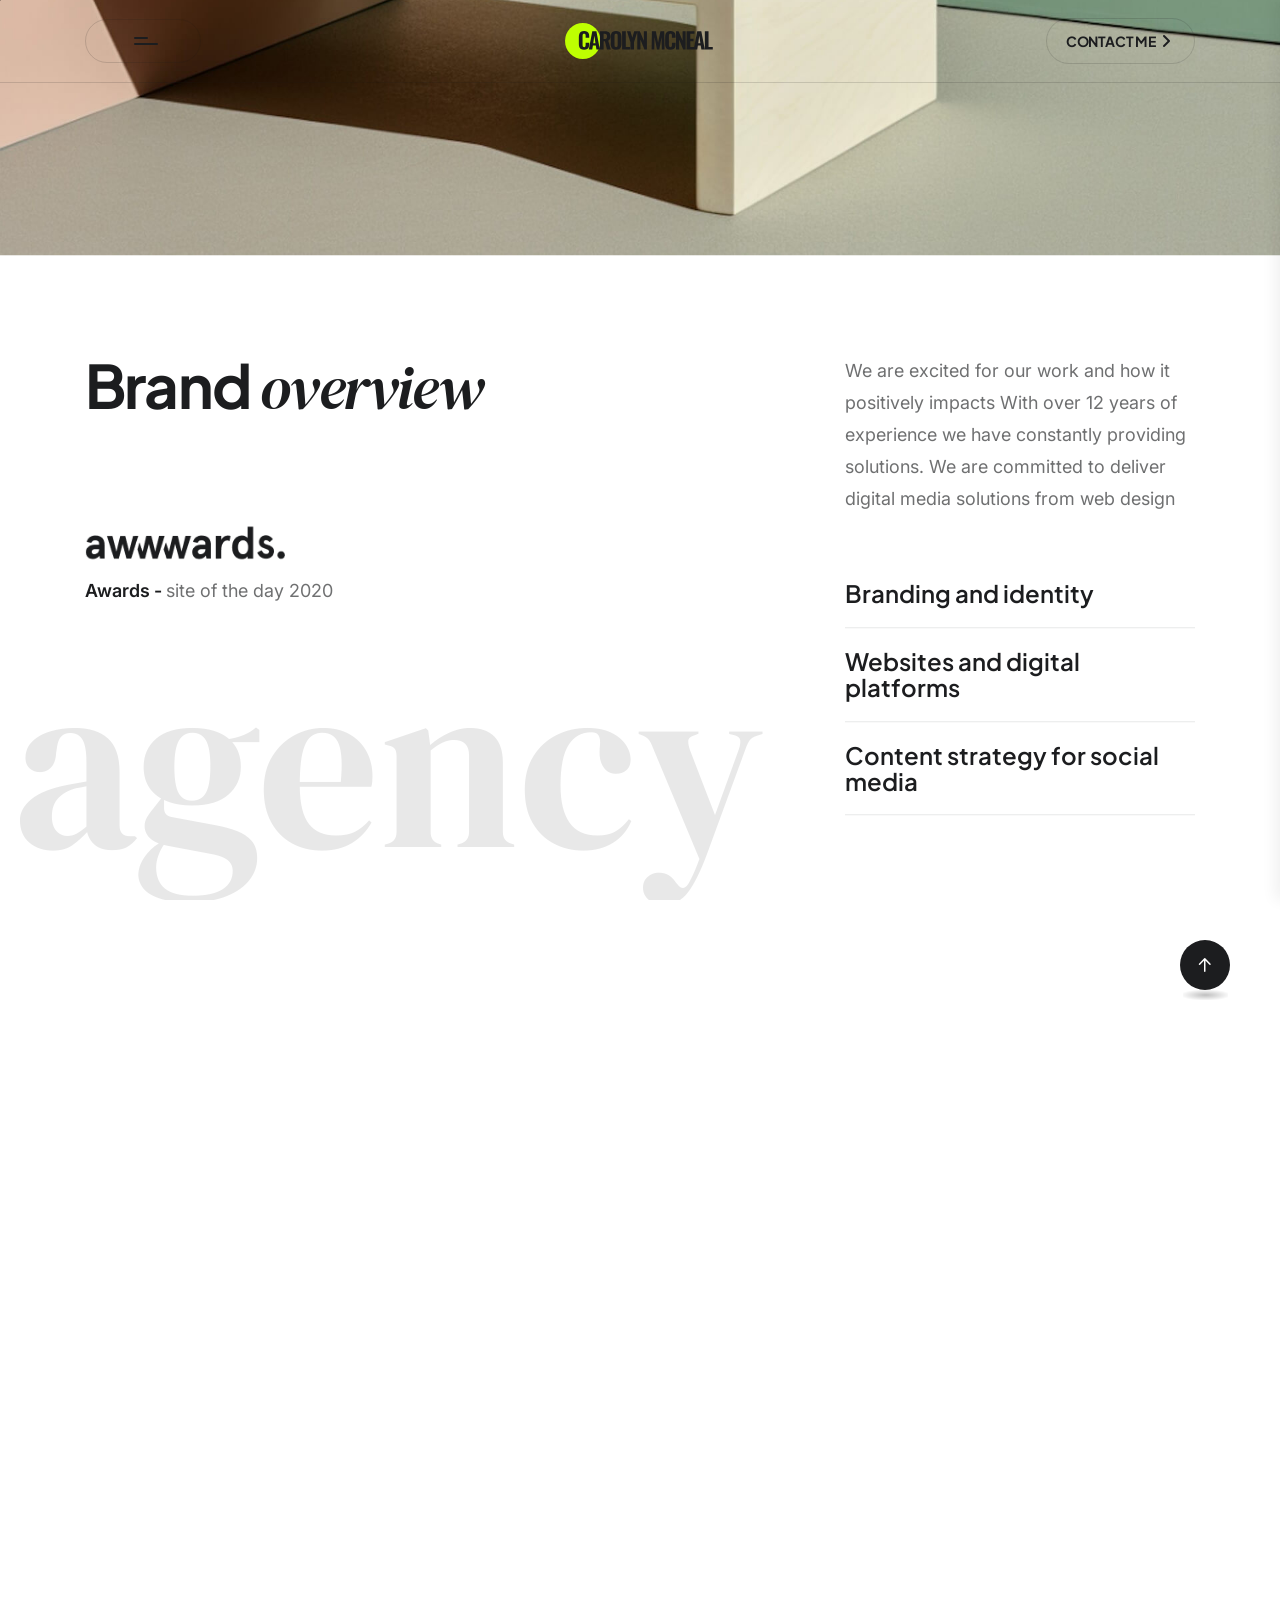
<file: portfolio-details.html>
<!doctype html>
<html class="no-js" lang="zxx">

<head>
    <meta charset="utf-8">
    <meta http-equiv="x-ua-compatible" content="ie=edge">
    <title>Parody - Digital Agency Portfolio Html Template</title>
    <meta name="description" content="Parody - Digital Agency Portfolio Html Template">
    <meta name="viewport" content="width=device-width, initial-scale=1">

    <link rel="shortcut icon" type="image/x-icon" href="assets/img/logo/favicon.png">
    <!-- Place favicon.ico in the root directory -->

    <!-- CSS here -->
    <!--<< Bootstrap min.css >>-->
    <link rel="stylesheet" href="assets/css/bootstrap.min.css">
    <!--<< magnific-popup.css >>-->
    <link rel="stylesheet" href="assets/css/magnific-popup.css">
    <!--<< fontawesome-all.min.css >>-->
    <link rel="stylesheet" href="assets/css/fontawesome-all.min.css">
    <!--<< swiper-bundle.min.css >>-->
    <link rel="stylesheet" href="assets/css/swiper-bundle.min.css">
    <!--<< odometer.css >>-->
    <link rel="stylesheet" href="assets/css/odometer.css">
    <!--<< ion.rangeSlider.min.css >>-->
    <link rel="stylesheet" href="assets/css/ion.rangeSlider.min.css">
   <!--<< effect-slicer.css >>-->
    <link rel="stylesheet" href="assets/css/effect-slicer.css">
    <!--<< animate.css >>-->
    <link rel="stylesheet" href="assets/css/animate.css">
    <!--<< default.css >>-->
    <link rel="stylesheet" href="assets/css/defauls-spacing.css">
    <!--<< main.css >>-->
    <link rel="stylesheet" href="assets/css/main.css">
</head>

<body>

    <!-- Preloader Start -->
    <div id="preloader" class="preloader">
        <div class="animation-preloader">
            <div class="spinner">
            </div>
            <div class="txt-loading">
                <span data-text-preloader="C" class="letters-loading">
                    C
                </span>
                <span data-text-preloader="A" class="letters-loading">
                    A
                </span>
                <span data-text-preloader="R" class="letters-loading">
                    R
                </span>
                <span data-text-preloader="O" class="letters-loading">
                    O
                </span>
                <span data-text-preloader="L" class="letters-loading">
                    L
                </span>
                <span data-text-preloader="Y" class="letters-loading">
                    Y
                </span>
                <span data-text-preloader="N" class="letters-loading">
                    N
                </span>
            </div>
            <p class="text-center">Loading</p>
        </div>
        <div class="loader">
            <div class="row">
                <div class="col-3 loader-section section-left">
                    <div class="bg"></div>
                </div>
                <div class="col-3 loader-section section-left">
                    <div class="bg"></div>
                </div>
                <div class="col-3 loader-section section-right">
                    <div class="bg"></div>
                </div>
                <div class="col-3 loader-section section-right">
                    <div class="bg"></div>
                </div>
            </div>
        </div>
    </div>

    <!-- Start Cursor Pointer -->
    <div class="mouse-follower">
        <span class="cursor-outline"></span>
        <span class="cursor-dot"></span>
    </div>
    <!-- End Cursor Pointer -->

    <!-- Scroll-top -->
    <button class="scroll__top scroll-to-target" data-target="html">
        <i class="fa-sharp fa-regular fa-arrow-up"></i>
    </button>
    <!-- Scroll-top-end-->

<!-- header-area -->
<header>
    <div id="header-sticky" class="td-header__area td-top-transparent td-header-spacing p-relative z-index-1">
        <div class="container container-1750">
            <div class="row align-items-center">
                <div class="col-lg-4 col-md-4 col-sm-4 col-5">
                    <div class="tdmenu__wrap">
                        <div class="tdmenu-offcanvas-open-btn mobile-nav-toggler d-flex align-items-center justify-content-center">
                            <span class="text mr-5"></span>
                            <div class="tdmenu-offcanvas-open-bar">
                                <span></span>
                                <span></span>
                            </div>
                        </div>
                        <nav class="tdmenu__nav d-none">
                            <div class="tdmenu__navbar-wrap tdmenu__main-menu">
                                <ul class="navigation">
                                    <li class=" "><a href="index.html">Home</a></li>
                                    <li class=" "><a href="index.html">About</a></li>
                                    <li class=" "><a href="index.html">Portfolio</a></li>
                                    
                                    <li><a href="contact.html">Contact</a></li>
                                </ul>
                            </div>
                        </nav>
                    </div>
                </div>
                <div class="col-lg-4 col-md-4 col-sm-4 col-5">
                    <div class="logo text-center">
                        <a class="logo-1" href="index.html"><img  src="assets/img/logo/logo.svg" alt="Logo"></a>
                    </div>
                </div>
                <div class="col-lg-4 col-md-4 col-sm-4 col-2">
                    <div class="td-header-right text-end">
                    
                        <a href="mailto:carolyn@carolynmcneal.com" class="td-btn td-btn-lg d-none d-md-inline-block td-btn-switch-animation ml-10">
                            <span class="d-flex align-items-center justify-content-center">
                            <span class="btn-text"> Contact me </span>
                            <span class="btn-icon"><i class="fa-sharp fa-solid fa-angle-right"></i></span>
                            <span class="btn-icon"><i class="fa-sharp fa-solid fa-angle-right"></i></span>
                        </span> 
                        </a>
                    </div>
                </div>
            </div>
        </div>
    </div>

    <!-- Mobile Menu  -->
    <div class="tdmobile__menu td-menu-large">
        <nav class="tdmobile__menu-box">
            <div class="close-btn"><i class="fa-solid fa-xmark"></i></div>
            <div class="nav-logo">
                <a href="index.html"><img data-width="96" src="assets/img/logo/logo.svg" alt="logo"></a>
            </div>
            
            <div class="tdmobile__menu-outer">
                <!--Here Menu Will Come Automatically Via Javascript / Same Menu as in Header-->
            </div>
            <div class="mt-30 ml-25 mr-25">
                <a href="contact.html" class="td-btn td-btn-menu-black w-100 d-inline-block td-btn-switch-animation ml-10">
                    <span class="d-flex align-items-center justify-content-center">
                    <span class="btn-text"> Resume </span>
                    <span class="btn-icon"><i class="fa-sharp fa-solid fa-angle-right"></i></span>
                    <span class="btn-icon"><i class="fa-sharp fa-solid fa-angle-right"></i></span>
                </span> 
                </a>
            </div>
            <div class="social-links">
                <ul class="list-wrap">
                    <li><a href="#"><i class="fab fa-facebook-f"></i></a></li>
                    <li><a href="#"><i class="fab fa-twitter"></i></a></li>
                    <li><a href="#"><i class="fab fa-instagram"></i></a></li>
                    <li><a href="#"><i class="fab fa-linkedin-in"></i></a></li>
                    <li><a href="#"><i class="fab fa-youtube"></i></a></li>
                </ul>
            </div>
        </nav>
    </div>
    <div class="tdmobile__menu-backdrop"></div>
    <!-- End Mobile Menu -->

</header>

<!-- header-area-end -->
    <div id="smooth-wrapper">
        <div id="smooth-content">
            <main>

                <!-- td-breadcrumb-area-start -->
                <div class="td-breadcrumb-area td-breadcrumb-spacing mb-55">
                    <div class="container">
                        <div class="row justify-content-center">
                            <div class="col-lg-9">
                                <div class="td-breadcrumb-wrap text-center">
                                    <span class="subtitle d-inline-block mb-15  wow fadeInUp" data-wow-delay=".5s" data-wow-duration="1s">BRAND IDENTITY AND WEB DEVELOPMENT</span>
                                    <h2 class="td-section-page-title mb-85  wow fadeInUp" data-wow-delay=".7s" data-wow-duration="1s">Unique visual identity to
                                        bring <span> in digital agency</span></h2>
                                </div>
                                <div class="td-portfolio-details-info  wow fadeInUp" data-wow-delay=".9s" data-wow-duration="1s">
                                    <div class="td-portfolio-details-info-item mb-20">
                                        <h5 class="titles">Published</h5>
                                        <span class="dates">11 December 2023</span>
                                    </div>
                                    <div class="td-portfolio-details-info-item mb-20">
                                        <h5 class="titles">Country</h5>
                                        <span class="dates"> United kingdom</span>
                                    </div>
                                    <div class="td-portfolio-details-info-item mb-20">
                                        <h5 class="titles">Industry</h5>
                                        <span class="dates">Web Development</span>
                                    </div>
                                    <div class="td-portfolio-details-info-item mb-20">
                                        <h5 class="titles">Website</h5>
                                        <span class="dates">parodydesign.com</span>
                                    </div>
                                </div>
                            </div>
                        </div>
                    </div>
                </div>
                <!-- td-breadcrumb-area-end -->

                <!-- td-portfolio-thumb-area -->
                <div class="td-portfolio-area">
                    <img src="assets/img/portfolio/details/thumb.jpg" alt="">
                </div>
                <!-- td-portfolio-thumb-end -->

                <!-- td-portfolio-brand-view-start -->
                <div class="td-portfolio-brand-view pt-150 pb-90">
                    <div class="container">
                        <div class="row">
                            <div class="col-xl-8 col-lg-7">
                                <div class="td-portfolio-brand-title-wrap mb-30">
                                    <h2 class="td-section-page-title">Brand <span>overview</span></h2>
                                    <div class="td-portfolio-brand-dates pt-155 mb-140">
                                        <img class="mb-15" src="assets/img/portfolio/details/text.png" alt="">
                                        <p><span>Awards - </span> site of the day 2020</p>
                                    </div>
                                    <h2 class="td-portfolio-brand-bigtext mb-0">Parody agency </h2>
                                </div>
                            </div>
                            <div class="col-xl-4 col-lg-5">
                                <div class="td-portfolio-brand-content mb-30">
                                    <p class="mb-65">We are excited for our work and how it positively impacts
                                        With  over 12 years of experience we have constantly
                                        providing solutions. We are committed to deliver
                                        digital media solutions from web  design</p>
                                    <div class="td-portfolio-brand-list pb-125">
                                        <h5 class="td-portfolio-brand-list-title">Branding and identity</h5>
                                        <div class="td-portfolio-brand-list-border mt-20 mb-20"></div>
                                        <h5 class="td-portfolio-brand-list-title">Websites and digital platforms</h5>
                                        <div class="td-portfolio-brand-list-border mt-20 mb-20"></div>
                                        <h5 class="td-portfolio-brand-list-title">Content strategy for social media</h5>
                                        <div class="td-portfolio-brand-list-border mt-20"></div>
                                    </div>
                                    <h5 class="td-portfolio-brand-list-title mb-20">About development agency</h5>
                                    <p>Google has said for years that the most important single factor to them  is high quality content. Now more than
                                        ever, they have the ability.</p>
                                </div>
                            </div>
                        </div>
                    </div>
                </div>
                <!-- td-portfolio-brand-view-end -->

                <!-- td-portfolio-thumb-area -->
                <div class="td-portfolio-area">
                    <div class="container-fluid container-1530">
                        <div class="row">
                            <div class="col-12">
                                <div class="td-portfolio-details-thumb">
                                    <img class="w-100" src="assets/img/portfolio/details/thumb-2.jpg" alt="">
                                </div>
                            </div>
                        </div>
                    </div>
                </div>
                <!-- td-portfolio-thumb-end -->

                <!-- td-portfolio-visual-identity-area-start -->
                 <div class="td-portfolio-identity-area pt-120 pb-160">
                    <div class="container">
                        <div class="row">
                            <div class="col-12">
                                <div class="td-portfolio-identity-title mb-85">
                                    <h2 class="td-section-page-title">Visual Identity</h2>
                                </div>
                            </div>
                            <div class="col-lg-3">
                                <span class="td-portfolio-identity-subtitle">An introduction</span>
                            </div>
                            <div class="col-xl-6 col-lg-8">
                                <div class="td-portfolio-identity-content pb-105">
                                    <h5 class="mb-30">Creative agencies are known for their ability to think outside the box, offering fresh, innovative solutions to clients' marketing and branding needs. Many creative agencies focus on specific industries.</h5>
                                    <p>The opening of the new St. Regis hotel in Venice created the need for a web experience to support the opening activities. It was our job to translate an atmosphere of great subtlety and refinement, into a one-of-a-kind digital experience. We were tasked to create a one-page website that needed to
                                        express these traits.</p>
                                </div>
                            </div>
                        </div>
                        <div class="row justify-content-center">
                            <div class="col-lg-11">
                                <div class="td-portfolio-identity-slider-wrap">
                                    <div class="swiper-container td-portfolio-identity-slider">
                                        <div class="swiper-wrapper">
                                            <div class="swiper-slide">
                                                <div class="td-portfolio-identity-slider-thumb">
                                                    <img class="w-100" src="assets/img/portfolio/details/thumb-3.jpg" alt="">
                                                </div>
                                            </div>
                                            <div class="swiper-slide">
                                                <div class="td-portfolio-identity-slider-thumb">
                                                    <img class="w-100" src="assets/img/portfolio/details/thumb-4.jpg" alt="">
                                                </div>
                                            </div>
                                            <div class="swiper-slide">
                                                <div class="td-portfolio-identity-slider-thumb">
                                                    <img class="w-100" src="assets/img/portfolio/details/thumb-3.jpg" alt="">
                                                </div>
                                            </div>
                                            <div class="swiper-slide">
                                                <div class="td-portfolio-identity-slider-thumb">
                                                    <img class="w-100" src="assets/img/portfolio/details/thumb-4.jpg" alt="">
                                                </div>
                                            </div>
                                        </div>
                                    </div>
                                </div>
                            </div>
                            <div class="col-lg-4">
                                <div class="td-portfolio-identity-navigation d-flex justify-content-between pt-80 align-items-center">
                                    <span class="td-portfolio-identity-prev">
                                        <i class="fa-solid fa-arrow-left"></i>
                                        Prev
                                    </span>
                                    <div class="td-portfolio-identity-border"></div>
                                    <span class="td-portfolio-identity-next">
                                        Next
                                        <i class="fa-solid fa-arrow-right"></i>
                                    </span>
                                </div>
                            </div>
                        </div>
                    </div>
                 </div>
                <!-- td-portfolio-visual-identity-area-end -->

            </main>

            <!-- footer-area-start -->
            <footer>
                <div class="td-footer-area pt-120 black-bg">
                    <div class="container">
                        <div class="row">
                            <div class="col-lg-3 col-md-6 col-sm-6">
                                <div class="td-footer-logo mb-30">
                                    <a href="index.html">
                                        <img src="assets/img/logo/logo-white.png" alt="">
                                    </a>
                                </div>
                            </div>
                            <div class="col-lg-2 col-md-6 col-sm-6">
                                <div class="td-footer-widget mb-30">
                                    <h3 class="td-footer-title mb-30">Quick Link</h3>
                                    <ul class="td-footer-widget-list">
                                        <li><a href="#">About</a></li>
                                        <li><a href="#">Team</a></li>
                                        <li><a href="#">Project</a></li>
                                        <li><a href="#">Fact</a></li>
                                        <li><a href="#">Contact</a></li>
                                    </ul>
                                </div>
                            </div>
                            <div class="col-lg-3 col-md-6 col-sm-6">
                                <div class="td-footer-widget ml-80 mb-30">
                                    <h3 class="td-footer-title mb-30">Others</h3>
                                    <ul class="td-footer-widget-list">
                                        <li><a href="#">License</a></li>
                                        <li><a href="#"> Style Guide</a></li>
                                        <li><a href="#">Change Log</a></li>
                                        <li><a href="#">Error</a></li>
                                    </ul>
                                </div>
                            </div>
                            <div class="col-lg-4 col-md-6 col-sm-6">
                                <div class="td-footer-widget mr-30 mb-30">
                                    <h3 class="td-footer-title mb-30">Address</h3>
                                    <a class="td-footer-location mb-45 d-inline-block" href="#">XYZ Times Sq, New York, 10000<br>
                                        United States</a>
                                    <div class="td-footer-form p-relative">
                                        <form action="#">
                                            <input type="text" placeholder="example@gmail.com">
                                            <button type="submit">
                                                <svg width="12" height="12" viewBox="0 0 12 12" fill="none" xmlns="http://www.w3.org/2000/svg">
                                                    <path d="M1 11L11 1" stroke="#1C1D1F" stroke-width="1.5" stroke-linecap="round" stroke-linejoin="round" />
                                                    <path d="M1 1H11V11" stroke="#1C1D1F" stroke-width="1.5" stroke-linecap="round" stroke-linejoin="round" />
                                                </svg>
                                            </button>
                                        </form>
                                    </div>
                                </div>
                            </div>
                            <div class="col-12">
                                <div class="td-footer-bottom mt-45">
                                    <div class="row align-items-center">
                                        <div class="col-lg-6 col-md-8">
                                            <div class="td-footer-copyright mb-20">
                                                <p>© 2025 <a href="#">Parody.</a> All Rights Reserved.</p>
                                            </div>
                                        </div>
                                        <div class="col-lg-6 col-md-4">
                                            <div class="td-footer-social text-md-end mb-20">
                                                <a href="#">
                                                    <svg width="13" height="13" viewBox="0 0 16 16" fill="none" xmlns="http://www.w3.org/2000/svg">
                                                        <path d="M9.33161 6.77486L15.1688 0H13.7856L8.71722 5.8826L4.66907 0H0L6.12155 8.89546L0 16H1.38336L6.73581 9.78785L11.0109 16H15.68L9.33148 6.77486H9.33187H9.33161ZM7.43696 8.97374L6.81669 8.088L1.88171 1.03969H4.00634L7.98902 6.72789L8.60929 7.61362L13.7863 15.0074H11.6616L7.43709 8.974V8.97361L7.43696 8.97374Z" fill="currentColor" />
                                                    </svg>
                                                </a>
                                                <a href="#">
                                                    <svg width="17" height="17" viewBox="0 0 17 17" fill="none" xmlns="http://www.w3.org/2000/svg">
                                                        <path d="M17 8.5C17 3.80558 13.1944 0 8.5 0C3.80558 0 0 3.80558 0 8.5C0 12.7426 3.10833 16.2591 7.17188 16.8967V10.957H5.01367V8.5H7.17188V6.62734C7.17188 4.49703 8.44087 3.32031 10.3825 3.32031C11.3124 3.32031 12.2852 3.48633 12.2852 3.48633V5.57813H11.2133C10.1574 5.57813 9.82812 6.23334 9.82812 6.90554V8.5H12.1855L11.8087 10.957H9.82812V16.8967C13.8917 16.2591 17 12.7426 17 8.5Z" fill="currentColor" />
                                                    </svg>
                                                </a>
                                                <a href="#">
                                                    <svg width="16" height="16" viewBox="0 0 16 16" fill="none" xmlns="http://www.w3.org/2000/svg">
                                                        <path d="M11.5 1H4.5C2.567 1 1 2.567 1 4.5V11.5C1 13.433 2.567 15 4.5 15H11.5C13.433 15 15 13.433 15 11.5V4.5C15 2.567 13.433 1 11.5 1Z" stroke="currentColor" stroke-width="1.5" stroke-linecap="round" stroke-linejoin="round" />
                                                        <path d="M10.7963 7.55921C10.8827 8.14178 10.7832 8.73676 10.5119 9.25952C10.2407 9.78228 9.81148 10.2062 9.28542 10.471C8.75935 10.7358 8.16319 10.8279 7.58173 10.7344C7.00027 10.6408 6.46311 10.3663 6.04667 9.94982C5.63022 9.53338 5.35569 8.99622 5.26213 8.41476C5.16856 7.8333 5.26073 7.23714 5.52551 6.71107C5.79029 6.18501 6.21421 5.75583 6.73697 5.48458C7.25973 5.21333 7.85471 5.11382 8.43728 5.20021C9.03152 5.28833 9.58167 5.56524 10.0065 5.99003C10.4313 6.41482 10.7082 6.96496 10.7963 7.55921Z" stroke="currentColor" stroke-width="1.5" stroke-linecap="round" stroke-linejoin="round" />
                                                        <path d="M11.8477 4.15039H11.8577" stroke="currentColor" stroke-width="1.5" stroke-linecap="round" stroke-linejoin="round" />
                                                    </svg>
                                                </a>
                                                <a href="#">
                                                    <svg width="15" height="15" viewBox="0 0 15 15" fill="none" xmlns="http://www.w3.org/2000/svg">
                                                        <path d="M10.2579 4.7373C11.5141 4.7373 12.7188 5.23632 13.6071 6.12458C14.4954 7.01283 14.9944 8.21757 14.9944 9.47375V14.9996H11.8367V9.47375C11.8367 9.05502 11.6704 8.65344 11.3743 8.35736C11.0782 8.06127 10.6767 7.89493 10.2579 7.89493C9.8392 7.89493 9.43762 8.06127 9.14154 8.35736C8.84545 8.65344 8.67911 9.05502 8.67911 9.47375V14.9996H5.52148V9.47375C5.52148 8.21757 6.0205 7.01283 6.90876 6.12458C7.79701 5.23632 9.00174 4.7373 10.2579 4.7373Z" fill="currentColor" />
                                                        <path d="M3.15763 5.52734H0V15.0002H3.15763V5.52734Z" fill="currentColor" />
                                                        <path d="M1.57881 3.15763C2.45077 3.15763 3.15763 2.45077 3.15763 1.57881C3.15763 0.706859 2.45077 0 1.57881 0C0.706859 0 0 0.706859 0 1.57881C0 2.45077 0.706859 3.15763 1.57881 3.15763Z" fill="currentColor" />
                                                    </svg>
                                                </a>
                                            </div>
                                        </div>
                                    </div>
                                </div>
                            </div>
                        </div>
                    </div>
                </div>
            </footer>
            <!-- footer-area-end -->

        </div>
    </div>



    <!-- JS here -->
    <!--<< jquery.Js >>-->
    <script src="assets/js/vendor/jquery.js"></script>
    <!--<< bootstrap.min.Js >>-->
    <script src="assets/js/bootstrap.min.js"></script>
    <!--<< gsap.Js >>-->
    <script src="assets/js/jsap/gsap.js"></script>
   <!--<< gsap-scroll-smoother.Js >>-->
    <script src="assets/js/jsap/gsap-scroll-smoother.js"></script>
   <!--<< gsap-scroll-trigger.Js >>-->
    <script src="assets/js/jsap/gsap-scroll-trigger.js"></script>
   <!--<< gsap-scroll-to-plugin.Js >>-->
    <script src="assets/js/jsap/gsap-scroll-to-plugin.js"></script>
    <!--<< gsap-split-text.Js >>-->
    <script src="assets/js/jsap/gsap-split-text.js"></script>
    <!--<< isotope.pkgd.min.Js >>-->
    <script src="assets/js/isotope.pkgd.min.js"></script>
    <!--<< ion.rangeSlider.min.Js >>-->
    <script src="assets/js/ion.rangeSlider.min.js"></script>
    <!--<< effect-slicer.Js >>-->
    <script src="assets/js/effect-slicer.js"></script>
    <!--<< imagesloaded.pkgd.min.Js >>-->
    <script src="assets/js/imagesloaded.pkgd.min.js"></script>
    <!--<< jquery.magnific-popup.min.Js >>-->
    <script src="assets/js/jquery.magnific-popup.min.js"></script>
    <!--<< jquery.odometer.min.Js >>-->
    <script src="assets/js/jquery.odometer.min.js"></script>
    <!--<< jquery-appear.Js >>-->
    <script src="assets/js/jquery-appear.js"></script>
    <!--<< swiper-bundle.min.Js >>-->
    <script src="assets/js/swiper-bundle.min.js"></script>
    <!--<< jquery.nice-select.min.Js >>-->
    <script src="assets/js/nice-select.js"></script>
    <!--<< wow.Js >>-->    
    <script src="assets/js/wow.js"></script>
    <!--<< ajax-form.Js >>-->
    <script src="assets/js/ajax-form.js"></script>
    <!--<< main.Js >>-->
    <script src="assets/js/main.js"></script>
</body>

</html>
</file>
<file: assets/css/odometer.css>
.odometer.odometer-auto-theme,.odometer.odometer-auto-theme .odometer-digit,.odometer.odometer-theme-default,.odometer.odometer-theme-default .odometer-digit{display:inline-block;vertical-align:middle;position:relative}.odometer.odometer-auto-theme .odometer-digit .odometer-digit-spacer,.odometer.odometer-theme-default .odometer-digit .odometer-digit-spacer{display:inline-block;vertical-align:middle;visibility:hidden}.odometer.odometer-auto-theme .odometer-digit .odometer-digit-inner,.odometer.odometer-theme-default .odometer-digit .odometer-digit-inner{text-align:left;display:block;position:absolute;top:0;left:0;right:0;bottom:0;overflow:hidden}.odometer.odometer-auto-theme .odometer-digit .odometer-ribbon,.odometer.odometer-theme-default .odometer-digit .odometer-ribbon{display:block}.odometer.odometer-auto-theme .odometer-digit .odometer-ribbon-inner,.odometer.odometer-theme-default .odometer-digit .odometer-ribbon-inner{display:block;-webkit-backface-visibility:hidden;backface-visibility:hidden}.odometer.odometer-auto-theme .odometer-digit .odometer-value,.odometer.odometer-theme-default .odometer-digit .odometer-value{display:block;-webkit-transform:translateZ(0);transform:translateZ(0)}.odometer.odometer-auto-theme .odometer-digit .odometer-value.odometer-last-value,.odometer.odometer-theme-default .odometer-digit .odometer-value.odometer-last-value{position:absolute}.odometer.odometer-auto-theme.odometer-animating-up .odometer-ribbon-inner,.odometer.odometer-theme-default.odometer-animating-up .odometer-ribbon-inner{-webkit-transition:-webkit-transform 2s;-moz-transition:-moz-transform 2s;-ms-transition:-ms-transform 2s;-o-transition:-o-transform 2s;transition:transform 2s}.odometer.odometer-auto-theme.odometer-animating-down .odometer-ribbon-inner,.odometer.odometer-auto-theme.odometer-animating-up.odometer-animating .odometer-ribbon-inner,.odometer.odometer-theme-default.odometer-animating-down .odometer-ribbon-inner,.odometer.odometer-theme-default.odometer-animating-up.odometer-animating .odometer-ribbon-inner{-webkit-transform:translateY(-100%);-moz-transform:translateY(-100%);-ms-transform:translateY(-100%);-o-transform:translateY(-100%);transform:translateY(-100%)}.odometer.odometer-auto-theme.odometer-animating-down.odometer-animating .odometer-ribbon-inner,.odometer.odometer-theme-default.odometer-animating-down.odometer-animating .odometer-ribbon-inner{-webkit-transition:-webkit-transform 2s;-moz-transition:-moz-transform 2s;-ms-transition:-ms-transform 2s;-o-transition:-o-transform 2s;transition:transform 2s;-webkit-transform:translateY(0);-moz-transform:translateY(0);-ms-transform:translateY(0);-o-transform:translateY(0);transform:translateY(0)}.odometer.odometer-auto-theme .odometer-value,.odometer.odometer-theme-default .odometer-value{text-align:center}
</file>
<file: assets/css/effect-slicer.css>
.swiper-slicer .swiper-slide,.swiper-slicer swiper-slide{overflow:hidden}.swiper-slicer-image,.swiper-slicer-image-clone,.swiper-slicer-image-clones{position:absolute;left:0;top:0;width:100%;height:100%;pointer-events:none}.swiper-slicer-image{display:none;object-fit:cover;object-position:center}.swiper-slicer-image-clone{overflow:hidden;transition-timing-function:cubic-bezier(1,0,0.5,1)}.swiper-slicer-image-clone .swiper-slicer-image{display:block}
</file>
<file: assets/css/defauls-spacing.css>
/* Deafult Margin & Padding */
/*-- Margin Top --*/
.mt-5{margin-top:5px !important}.mt-10{margin-top:10px}.mt-15{margin-top:15px}.mt-20{margin-top:20px}.mt-25{margin-top:25px}.mt-30{margin-top:30px}.mt-35{margin-top:35px}.mt-40{margin-top:40px}.mt-45{margin-top:45px}.mt-50{margin-top:50px}.mt-55{margin-top:55px}.mt-60{margin-top:60px}.mt-65{margin-top:65px}.mt-70{margin-top:70px}.mt-75{margin-top:75px}.mt-80{margin-top:80px}.mt-85{margin-top:85px}.mt-90{margin-top:90px}.mt-95{margin-top:95px}.mt-100{margin-top:100px}.mt-105{margin-top:105px}.mt-110{margin-top:110px}.mt-115{margin-top:115px}.mt-120{margin-top:120px}.mt-125{margin-top:125px}.mt-130{margin-top:130px}.mt-135{margin-top:135px}.mt-140{margin-top:140px}.mt-145{margin-top:145px}.mt-150{margin-top:150px}.mt-155{margin-top:155px}.mt-160{margin-top:160px}.mt-165{margin-top:165px}.mt-170{margin-top:170px}.mt-175{margin-top:175px}.mt-180{margin-top:180px}.mt-185{margin-top:185px}.mt-190{margin-top:190px}.mt-195{margin-top:195px}.mt-200{margin-top:200px}.mb-5{margin-bottom:5px !important}.mb-10{margin-bottom:10px}.mb-15{margin-bottom:15px}.mb-20{margin-bottom:20px}.mb-25{margin-bottom:25px}.mb-30{margin-bottom:30px}.mb-35{margin-bottom:35px}.mb-40{margin-bottom:40px}.mb-45{margin-bottom:45px}.mb-50{margin-bottom:50px}.mb-55{margin-bottom:55px}.mb-60{margin-bottom:60px}.mb-65{margin-bottom:65px}.mb-70{margin-bottom:70px}.mb-75{margin-bottom:75px}.mb-80{margin-bottom:80px}.mb-85{margin-bottom:85px}.mb-90{margin-bottom:90px}.mb-95{margin-bottom:95px}.mb-100{margin-bottom:100px}.mb-105{margin-bottom:105px}.mb-110{margin-bottom:110px}.mb-115{margin-bottom:115px}.mb-120{margin-bottom:120px}.mb-125{margin-bottom:125px}.mb-130{margin-bottom:130px}.mb-135{margin-bottom:135px}.mb-140{margin-bottom:140px}.mb-145{margin-bottom:145px}.mb-150{margin-bottom:150px}.mb-155{margin-bottom:155px}.mb-160{margin-bottom:160px}.mb-165{margin-bottom:165px}.mb-170{margin-bottom:170px}.mb-175{margin-bottom:175px}.mb-180{margin-bottom:180px}.mb-185{margin-bottom:185px}.mb-190{margin-bottom:190px}.mb-195{margin-bottom:195px}.mb-200{margin-bottom:200px}.ml-5{margin-left:5px}.ml-10{margin-left:10px}.ml-15{margin-left:15px}.ml-20{margin-left:20px}.ml-25{margin-left:25px}.ml-30{margin-left:30px}.ml-35{margin-left:35px}.ml-40{margin-left:40px}.ml-45{margin-left:45px}.ml-50{margin-left:50px}.ml-55{margin-left:55px}.ml-60{margin-left:60px}.ml-65{margin-left:65px}.ml-70{margin-left:70px}.ml-75{margin-left:75px}.ml-80{margin-left:80px}.ml-85{margin-left:85px}.ml-90{margin-left:90px}.ml-95{margin-left:95px}.ml-100{margin-left:100px}.ml-105{margin-left:105px}.ml-110{margin-left:110px}.ml-115{margin-left:115px}.ml-120{margin-left:120px}.ml-125{margin-left:125px}.ml-130{margin-left:130px}.ml-135{margin-left:135px}.ml-140{margin-left:140px}.ml-145{margin-left:145px}.ml-150{margin-left:150px}.ml-155{margin-left:155px}.ml-160{margin-left:160px}.ml-165{margin-left:165px}.ml-170{margin-left:170px}.ml-175{margin-left:175px}.ml-180{margin-left:180px}.ml-185{margin-left:185px}.ml-190{margin-left:190px}.ml-195{margin-left:195px}.ml-200{margin-left:200px}.mr-5{margin-right:5px}.mr-10{margin-right:10px}.mr-15{margin-right:15px}.mr-20{margin-right:20px}.mr-25{margin-right:25px}.mr-30{margin-right:30px}.mr-35{margin-right:35px}.mr-40{margin-right:40px}.mr-45{margin-right:45px}.mr-50{margin-right:50px}.mr-55{margin-right:55px}.mr-60{margin-right:60px}.mr-65{margin-right:65px}.mr-70{margin-right:70px}.mr-75{margin-right:75px}.mr-80{margin-right:80px}.mr-85{margin-right:85px}.mr-90{margin-right:90px}.mr-95{margin-right:95px}.mr-100{margin-right:100px}.mr-105{margin-right:105px}.mr-110{margin-right:110px}.mr-115{margin-right:115px}.mr-120{margin-right:120px}.mr-125{margin-right:125px}.mr-130{margin-right:130px}.mr-135{margin-right:135px}.mr-140{margin-right:140px}.mr-145{margin-right:145px}.mr-150{margin-right:150px}.mr-155{margin-right:155px}.mr-160{margin-right:160px}.mr-165{margin-right:165px}.mr-170{margin-right:170px}.mr-175{margin-right:175px}.mr-180{margin-right:180px}.mr-185{margin-right:185px}.mr-190{margin-right:190px}.mr-195{margin-right:195px}.mr-200{margin-right:200px}.pt-5{padding-top:5px !important}.pt-10{padding-top:10px}.pt-15{padding-top:15px}.pt-20{padding-top:20px}.pt-25{padding-top:25px}.pt-30{padding-top:30px}.pt-35{padding-top:35px}.pt-40{padding-top:40px}.pt-45{padding-top:45px}.pt-50{padding-top:50px}.pt-55{padding-top:55px}.pt-60{padding-top:60px}.pt-65{padding-top:65px}.pt-70{padding-top:70px}.pt-75{padding-top:75px}.pt-80{padding-top:80px}.pt-85{padding-top:85px}.pt-90{padding-top:90px}.pt-95{padding-top:95px}.pt-100{padding-top:100px}.pt-105{padding-top:105px}.pt-110{padding-top:110px}.pt-115{padding-top:115px}.pt-120{padding-top:120px}.pt-125{padding-top:125px}.pt-130{padding-top:130px}.pt-135{padding-top:135px}.pt-140{padding-top:140px}.pt-145{padding-top:145px}.pt-150{padding-top:150px}.pt-155{padding-top:155px}.pt-160{padding-top:160px}.pt-165{padding-top:165px}.pt-170{padding-top:170px}.pt-175{padding-top:175px}.pt-180{padding-top:180px}.pt-185{padding-top:185px}.pt-190{padding-top:190px}.pt-195{padding-top:195px}.pt-200{padding-top:200px}.pb-5{padding-bottom:5px !important}.pb-10{padding-bottom:10px}.pb-15{padding-bottom:15px}.pb-20{padding-bottom:20px}.pb-25{padding-bottom:25px}.pb-30{padding-bottom:30px}.pb-35{padding-bottom:35px}.pb-40{padding-bottom:40px}.pb-45{padding-bottom:45px}.pb-50{padding-bottom:50px}.pb-55{padding-bottom:55px}.pb-60{padding-bottom:60px}.pb-65{padding-bottom:65px}.pb-70{padding-bottom:70px}.pb-75{padding-bottom:75px}.pb-80{padding-bottom:80px}.pb-85{padding-bottom:85px}.pb-90{padding-bottom:90px}.pb-95{padding-bottom:95px}.pb-100{padding-bottom:100px}.pb-105{padding-bottom:105px}.pb-110{padding-bottom:110px}.pb-115{padding-bottom:115px}.pb-120{padding-bottom:120px}.pb-125{padding-bottom:125px}.pb-130{padding-bottom:130px}.pb-135{padding-bottom:135px}.pb-140{padding-bottom:140px}.pb-145{padding-bottom:145px}.pb-150{padding-bottom:150px}.pb-155{padding-bottom:155px}.pb-160{padding-bottom:160px}.pb-165{padding-bottom:165px}.pb-170{padding-bottom:170px}.pb-175{padding-bottom:175px}.pb-180{padding-bottom:180px}.pb-185{padding-bottom:185px}.pb-190{padding-bottom:190px}.pb-195{padding-bottom:195px}.pb-200{padding-bottom:200px}.pl-5{padding-left:5px}.pl-10{padding-left:10px}.pl-15{padding-left:15px}.pl-20{padding-left:20px}.pl-25{padding-left:25px}.pl-30{padding-left:30px}.pl-35{padding-left:35px}.pl-40{padding-left:40px}.pl-45{padding-left:45px}.pl-50{padding-left:50px}.pl-55{padding-left:55px}.pl-60{padding-left:60px}.pl-65{padding-left:65px}.pl-70{padding-left:70px}.pl-75{padding-left:75px}.pl-80{padding-left:80px}.pl-85{padding-left:85px}.pl-90{padding-left:90px}.pl-95{padding-left:95px}.pl-100{padding-left:100px}.pl-105{padding-left:105px}.pl-110{padding-left:110px}.pl-115{padding-left:115px}.pl-120{padding-left:120px}.pl-125{padding-left:125px}.pl-130{padding-left:130px}.pl-135{padding-left:135px}.pl-140{padding-left:140px}.pl-145{padding-left:145px}.pl-150{padding-left:150px}.pl-155{padding-left:155px}.pl-160{padding-left:160px}.pl-165{padding-left:165px}.pl-170{padding-left:170px}.pl-175{padding-left:175px}.pl-180{padding-left:180px}.pl-185{padding-left:185px}.pl-190{padding-left:190px}.pl-195{padding-left:195px}.pl-200{padding-left:200px}.pr-5{padding-right:5px}.pr-10{padding-right:10px}.pr-15{padding-right:15px}.pr-20{padding-right:20px}.pr-25{padding-right:25px}.pr-30{padding-right:30px}.pr-35{padding-right:35px}.pr-40{padding-right:40px}.pr-45{padding-right:45px}.pr-50{padding-right:50px}.pr-55{padding-right:55px}.pr-60{padding-right:60px}.pr-65{padding-right:65px}.pr-70{padding-right:70px}.pr-75{padding-right:75px}.pr-80{padding-right:80px}.pr-85{padding-right:85px}.pr-90{padding-right:90px}.pr-95{padding-right:95px}.pr-100{padding-right:100px}.pr-105{padding-right:105px}.pr-110{padding-right:110px}.pr-115{padding-right:115px}.pr-120{padding-right:120px}.pr-125{padding-right:125px}.pr-130{padding-right:130px}.pr-135{padding-right:135px}.pr-140{padding-right:140px}.pr-145{padding-right:145px}.pr-150{padding-right:150px}.pr-155{padding-right:155px}.pr-160{padding-right:160px}.pr-165{padding-right:165px}.pr-170{padding-right:170px}.pr-175{padding-right:175px}.pr-180{padding-right:180px}.pr-185{padding-right:185px}.pr-190{padding-right:190px}.pr-195{padding-right:195px}.pr-200{padding-right:200px}

/* font weight */
.f-700{font-weight: 700;}
.f-600{font-weight: 600;}
.f-500{font-weight: 500;}
.f-400{font-weight: 400;}
.f-300{font-weight: 300;}

/* Background Color */

.gray-bg {
	background: #f7f7fd;
}
.white-bg {
	background: #fff;
}
.black-bg {
	background: #222;
}
.theme-bg {
	background: #222;
}
.primary-bg {
	background: #222;
}
/* Color */

.white-color {
	color: #fff;
}
.black-color {
	color: #222;
}
.theme-color {
	color: #222;
}
.primary-color {
	color: #222;
}
/* black overlay */

[data-overlay] {
	position: relative;
}
[data-overlay]::before {
	background: #000 none repeat scroll 0 0;
	content: "";
	height: 100%;
	left: 0;
	position: absolute;
	top: 0;
	width: 100%;
	z-index: 1;
}
[data-overlay="3"]::before {
	opacity: 0.3;
}
[data-overlay="4"]::before {
	opacity: 0.4;
}
[data-overlay="5"]::before {
	opacity: 0.5;
}
[data-overlay="6"]::before {
	opacity: 0.6;
}
[data-overlay="7"]::before {
	opacity: 0.7;
}
[data-overlay="8"]::before {
	opacity: 0.8;
}
[data-overlay="9"]::before {
	opacity: 0.9;
}
</file>
<file: assets/css/main.css>
/*============================================

   Theme Name: Parody - Digital Agency Portfolio Html Template
   Author : Theme_Dox
   Support: https://themedox.ticksy.com/
   Description: Parody - Digital Agency Portfolio Html Template
   Version: 1.0

==============================================*/
/* CSS Index
==============================================

	// components
	01. Animation
	02. background
	03. Breadcrumb
	04. Button
	05. cursor
	06. minicart
	07. Mobile Menu
	08. Nice Select
	09. OffCanvas
	10. Preloader
	11. Scroll Top
	12. Search
	13. Section Title
	14. spacing default responsive

	// layout

    01. about
	02. achievement
	03. awards
	04. blog
	05. brands
	06. chose
	07. contact
	08. counter
	09. blog
	10. error
	11. expreance
	12. awards
	13. footer
	14. Header
	15. hero
	16. interactive
	17. Menu
	18. portfolio slicer
	19. project
	20. pricing
	21. process
	22. project
	23. service
	24. shop
	25. awards
	26. testimonial
	27. text
	28. video

==============================================*/
/*============================================
/*  01. Theme Default CSS
==============================================*/
@import url("https://fonts.googleapis.com/css2?family=Bebas+Neue&family=Bellefair&family=Roboto:ital,wght@0,100..900;1,100..900&family=DM+Serif+Display:ital@0;1&family=Inter:ital,opsz,wght@0,14..32,100..900;1,14..32,100..900&family=Manrope:wght@200..800&family=Rethink+Sans:ital,wght@0,400..800;1,400..800&family=Teko:wght@300..700&family=Plus+Jakarta+Sans:ital,wght@0,200..800;1,200..800&family=DM+Sans:ital,opsz,wght@0,9..40,100..1000;1,9..40,100..1000&display=swap");
:root {
  --td-ff-body: "Inter", serif;
  --td-ff-heading: "Plus Jakarta Sans", serif;
  --td-ff-dm: "DM Serif Display", serif;
  --td-ff-dm-sans: "DM Sans", sans-serif;
  --td-ff-manrope: "Manrope", serif;
  --td-ff-bebas: "Bebas Neue", serif;
  --td-ff-teko: "Teko", sans-serif;
  --td-ff-rethink: "Rethink Sans", serif;
  --td-ff-bellefair: "Bellefair", serif;
  --td-ff-roboto: "Roboto", serif;
  --td-ff-fontawesome: "Font Awesome 6 Pro";
  --td-common-white: #fff;
  --td-common-black: #1c1d1f;
  --td-common-black-2: #000;
  --td-common-black-3: #010101;
  --td-common-black-4: #2d2d2d;
  --td-common-black-5: #1f1306;
  --td-common-green: #85ee00;
  --td-common-yellow: #fcff45;
  --td-common-green-2: #8bea7c;
  --td-grey-1: #6f7071;
  --td-grey-2: #f5f5f5;
  --td-grey-3: #90a49a;
  --td-grey-4: #787875;
  --td-grey-5: #555855;
  --td-grey-6: #756c63;
  --td-theme-primary: #F0D5D5;
  --td-theme-secondary: #ff481f;
  --td-theme-1: #05341d;
  --td-theme-2: #ff9857;
  --td-theme-3: #063231;
  --td-theme-4: #e08824;
  --td-border-1: rgba(28, 29, 31, 0.15);
}

/*=============================
	Typography css start
===============================*/
body {
  font-family: var(--td-ff-body);
  font-size: 16px;
  font-weight: 400;
  color: var(--td-grey-1);
  line-height: 26px;
}

img,
.img {
  max-width: 100%;
  -webkit-transition: all 0.3s ease-out 0s;
  -moz-transition: all 0.3s ease-out 0s;
  -ms-transition: all 0.3s ease-out 0s;
  -o-transition: all 0.3s ease-out 0s;
  transition: all 0.3s ease-out 0s;
}

a,
button {
  color: inherit;
  outline: none;
  border: none;
  background: transparent;
  text-decoration: none;
  -webkit-transition: all 0.3s ease-out 0s;
  -moz-transition: all 0.3s ease-out 0s;
  -ms-transition: all 0.3s ease-out 0s;
  -o-transition: all 0.3s ease-out 0s;
  transition: all 0.3s ease-out 0s;
}

a:focus,
.btn:focus,
.button:focus {
  text-decoration: none;
  outline: none;
  -webkit-box-shadow: none;
  -moz-box-shadow: none;
  -ms-box-shadow: none;
  -o-box-shadow: none;
  box-shadow: none;
}

a:hover,
button:hover {
  color: var(--td-common-black);
  text-decoration: none;
}

ul {
  margin: 0px;
  padding: 0px;
}

li {
  list-style: none;
}

.scrool-bar::-webkit-scrollbar {
  width: 5px;
  display: block;
  overflow: hidden;
  position: relative;
  margin-left: 5px;
}

.scrool-bar::-webkit-scrollbar-thumb {
  background-color: #e1e1e1;
  outline: 1px solid #e1e1e1;
}

.scrool-bar::-mos-webkit-scrollbar-thumb {
  background-color: #e1e1e1;
  outline: 1px solid #e1e1e1;
}

.scrool-height {
  width: 100%;
  height: 240px;
  overflow-y: scroll;
}

button:focus,
input:focus,
input:focus,
textarea,
textarea:focus {
  outline: 0;
}

input[type=text],
input[type=email],
input[type=tel],
input[type=number],
input[type=password],
input[type=url],
textarea {
  outline: none;
  background-color: #fff;
  height: 56px;
  width: 100%;
  line-height: 56px;
  font-size: 15px;
  color: var(--td-grey-1);
  padding-left: 26px;
  padding-right: 26px;
  border: 1px solid #a2a9ac;
}
input[type=text]::-webkit-input-placeholder,
input[type=email]::-webkit-input-placeholder,
input[type=tel]::-webkit-input-placeholder,
input[type=number]::-webkit-input-placeholder,
input[type=password]::-webkit-input-placeholder,
input[type=url]::-webkit-input-placeholder,
textarea::-webkit-input-placeholder {
  color: var(--td-grey-1);
}
input[type=text]::-moz-placeholder,
input[type=email]::-moz-placeholder,
input[type=tel]::-moz-placeholder,
input[type=number]::-moz-placeholder,
input[type=password]::-moz-placeholder,
input[type=url]::-moz-placeholder,
textarea::-moz-placeholder {
  color: var(--td-grey-1);
}
input[type=text]:-moz-placeholder,
input[type=email]:-moz-placeholder,
input[type=tel]:-moz-placeholder,
input[type=number]:-moz-placeholder,
input[type=password]:-moz-placeholder,
input[type=url]:-moz-placeholder,
textarea:-moz-placeholder {
  color: var(--td-grey-1);
}
input[type=text]:-ms-input-placeholder,
input[type=email]:-ms-input-placeholder,
input[type=tel]:-ms-input-placeholder,
input[type=number]:-ms-input-placeholder,
input[type=password]:-ms-input-placeholder,
input[type=url]:-ms-input-placeholder,
textarea:-ms-input-placeholder {
  color: var(--td-grey-1);
}
input[type=text]::placeholder,
input[type=email]::placeholder,
input[type=tel]::placeholder,
input[type=number]::placeholder,
input[type=password]::placeholder,
input[type=url]::placeholder,
textarea::placeholder {
  color: var(--td-grey-1);
}

h1,
h2,
h3,
h4,
h5,
h6 {
  color: var(--td-common-black);
  font-weight: 700;
  font-family: var(--td-ff-heading);
  line-height: 1.1;
  text-transform: unset;
}

h1 a,
h2 a,
h3 a,
h4 a,
h5 a,
h6 a {
  color: inherit;
}

h1 {
  font-size: 48px;
}

h2 {
  font-size: 36px;
}

h3 {
  font-size: 24px;
}

h4 {
  font-size: 18px;
}

h5 {
  font-size: 17px;
}

h6 {
  font-size: 16px;
}

p {
  margin-bottom: 15px;
  font-size: 18px;
  line-height: 32px;
}

label {
  color: var(--td-common-black);
  cursor: pointer;
}

input[type=color] {
  appearance: none;
  -moz-appearance: none;
  -webkit-appearance: none;
  background: none;
  border: 0;
  cursor: pointer;
  height: 100%;
  width: 100%;
  padding: 0;
  border-radius: 50%;
}

*::-moz-selection {
  background: var(--td-common-black);
  color: var(--td-common-white);
  text-shadow: none;
}

::-moz-selection {
  background: var(--td-common-black);
  color: var(--td-common-white);
  text-shadow: none;
}

::selection {
  background: var(--td-common-black);
  color: var(--td-common-white);
  text-shadow: none;
}

/*=============================
    - Input Placeholder
===============================*/
input,
textarea {
  color: var(--td-grey-1);
}

*::-moz-placeholder {
  color: var(--td-grey-1);
  font-size: 16px;
  opacity: 1;
}

*::placeholder {
  color: var(--td-grey-1);
  font-size: 16px;
  opacity: 1;
}

/*=============================
    - Common Classes
===============================*/
.fix {
  overflow: hidden;
}

.clear {
  clear: both;
}

.p-relative {
  position: relative;
}

.p-absolute {
  position: absolute;
}

.lh-28 {
  line-height: 28px;
}

.td-round-15 {
  border-radius: 15px;
}

.td-round-25 {
  border-radius: 25px;
}

.z-index-m-1 {
  z-index: -1;
}

.z-index-1 {
  z-index: 1;
}

.z-index-2 {
  z-index: 2;
}

.z-index-3 {
  z-index: 3;
}

.z-index-4 {
  z-index: 4;
}

.z-index-5 {
  z-index: 5;
}

.z-index-6 {
  z-index: 6;
}

.z-index-7 {
  z-index: 7;
}

.z-index-8 {
  z-index: 8;
}

.z-index-9 {
  z-index: 9;
}

.z-index-10 {
  z-index: 10;
}

.z-index-999 {
  z-index: 999;
}

.gx-10 {
  --bs-gutter-x: 10px;
}

.gx-15 {
  --bs-gutter-x: 15px;
}

.gx-20 {
  --bs-gutter-x: 20px;
}

.gx-24 {
  --bs-gutter-x: 24px;
}

.gx-30 {
  --bs-gutter-x: 30px;
}

.gx-40 {
  --bs-gutter-x: 40px;
}

.gx-45 {
  --bs-gutter-x: 45px;
}

.gx-50 {
  --bs-gutter-x: 50px;
}

.gx-60 {
  --bs-gutter-x: 60px;
}

.gx-70 {
  --bs-gutter-x: 70px;
}

.gx-80 {
  --bs-gutter-x: 80px;
}

.gx-90 {
  --bs-gutter-x: 90px;
}

.gx-100 {
  --bs-gutter-x: 100px;
}

.underline-black {
  background-image: linear-gradient(#000, #000), linear-gradient(#000, #000);
  background-size: 0 1px, 0 1px;
  background-position: 100% 100%, 0 100%;
  background-repeat: no-repeat;
  transition: background-size 0.3s linear;
  -webkit-transition: all 0.4s ease 0.3s 0s ease-out;
  -moz-transition: all 0.4s ease 0.3s 0s ease-out;
  -ms-transition: all 0.4s ease 0.3s 0s ease-out;
  -o-transition: all 0.4s ease 0.3s 0s ease-out;
  transition: all 0.4s ease 0.3s 0s ease-out;
}
.underline-black:hover {
  background-image: linear-gradient(#000, #000), linear-gradient(#000, #000);
  background-size: 0 1px, 100% 1px;
  background-position: 100% 100%, 0 100%;
  background-repeat: no-repeat;
  transition: background-size 0.3s linear;
  -webkit-transition: all 0.4s ease 0.3s 0s ease-out;
  -moz-transition: all 0.4s ease 0.3s 0s ease-out;
  -ms-transition: all 0.4s ease 0.3s 0s ease-out;
  -o-transition: all 0.4s ease 0.3s 0s ease-out;
  transition: all 0.4s ease 0.3s 0s ease-out;
}

.underline-white {
  background-image: linear-gradient(#fff, #fff), linear-gradient(#fff, #fff);
  background-size: 0 1px, 0 1px;
  background-position: 100% 100%, 0 100%;
  background-repeat: no-repeat;
  transition: background-size 0.3s linear;
  -webkit-transition: all 0.4s ease 0.3s 0s ease-out;
  -moz-transition: all 0.4s ease 0.3s 0s ease-out;
  -ms-transition: all 0.4s ease 0.3s 0s ease-out;
  -o-transition: all 0.4s ease 0.3s 0s ease-out;
  transition: all 0.4s ease 0.3s 0s ease-out;
}
.underline-white:hover {
  background-image: linear-gradient(#fff, #fff), linear-gradient(#fff, #fff);
  background-size: 0 1px, 100% 1px;
  background-position: 100% 100%, 0 100%;
  background-repeat: no-repeat;
  transition: background-size 0.3s linear;
  -webkit-transition: all 0.4s ease 0.3s 0s ease-out;
  -moz-transition: all 0.4s ease 0.3s 0s ease-out;
  -ms-transition: all 0.4s ease 0.3s 0s ease-out;
  -o-transition: all 0.4s ease 0.3s 0s ease-out;
  transition: all 0.4s ease 0.3s 0s ease-out;
}

.td-transparent {
  position: absolute;
  top: 0;
  left: 0;
  right: 0;
  width: 100%;
}

.fix {
  overflow: hidden;
}

.text-right {
  text-align: right;
}

/*=============================
    - Bootstrap Custom
=============================*/
.include-bg {
  background-position: center;
  background-size: cover;
  background-repeat: no-repeat;
}

.slide-transtion {
  -webkit-transition-timing-function: linear;
  transition-timing-function: linear;
}

.td-rounded-10 {
  border-radius: 10px;
}

@media (min-width: 1400px) {
  .container-1750 {
    max-width: 1750px;
  }
}
@media (min-width: 1400px) {
  .container-1680 {
    max-width: 1680px;
  }
}
@media (min-width: 1400px) {
  .container-1670 {
    max-width: 1670px;
  }
}
@media (min-width: 1400px) {
  .container-1750 {
    max-width: 1750px;
  }
}
@media (min-width: 1400px) {
  .container-1650 {
    max-width: 1650px;
  }
}
@media (min-width: 1400px) {
  .container-1550 {
    max-width: 1550px;
  }
}
@media (min-width: 1400px) {
  .container-1710 {
    max-width: 1710px;
  }
}
@media (min-width: 1400px) {
  .container-1530 {
    max-width: 1530px;
  }
}
@media (min-width: 1400px) {
  .container-1830 {
    max-width: 1830px;
  }
}
/*=============================
	04. Button
===============================*/
.td-btn {
  font-weight: 700;
  letter-spacing: -0.01em;
  text-transform: uppercase;
  color: var(--td-common-black);
  font-family: var(--td-ff-heading);
  border: 1px solid var(--td-border-1);
  border-radius: 24px;
}
.td-btn-lg {
  padding: 9px 24px;
}
.td-btn-switch-animation {
  -webkit-transition: all 0.3s ease-in-out;
  transition: all 0.3s ease-in-out;
}
.td-btn-switch-animation .btn-text {
  margin-left: -13px;
  position: relative;
  z-index: 3;
  transition: transform 0.6s 125ms cubic-bezier(0.1, 0.75, 0.25, 1);
}
.td-btn-switch-animation .btn-icon {
  margin-left: 6px;
  position: relative;
  transition: opacity 0.4s 0.25s, transform 0.6s 0.25s;
  transition-timing-function: cubic-bezier(0.1, 0.75, 0.25, 1);
  line-height: 0;
  z-index: 3;
}
.td-btn-switch-animation .btn-icon + .btn-icon {
  order: -2;
  opacity: 0;
  transition-delay: 0s;
  margin-left: 0;
  -webkit-transform: translateX(-10px);
  transform: translateX(-10px);
}
.td-btn-switch-animation:hover .btn-text {
  transition-delay: 0.1s;
  transform: translateX(23px);
}
.td-btn-switch-animation:hover .btn-icon {
  transition-delay: 0s;
  transform: translateX(10px);
  opacity: 0;
}
.td-btn-switch-animation:hover .btn-icon + .btn-icon {
  opacity: 1;
  transform: translateX(0);
  transition-delay: 225ms;
}
.td-btn-switch-text > span {
  display: inline-flex;
  align-items: center;
  position: relative;
  overflow: hidden;
}
.td-btn-switch-text.btn-lg > span {
  padding: 15px 31px;
}
.td-btn-switch-text .btn-double-text {
  transition: opacity 0.65s, transform 0.85s;
  transition-timing-function: cubic-bezier(0.15, 0.85, 0.31, 1);
  position: relative;
}
.td-btn-switch-text .btn-double-text::before {
  content: attr(data-text);
  display: inline-block;
  position: absolute;
  white-space: nowrap;
  top: 50%;
  opacity: 0;
  left: 50%;
  transform: translate(-50%, 100%);
  transition: opacity 0.5s, transform 0.8s;
  transition-timing-function: cubic-bezier(0.15, 0.85, 0.31, 1);
}
.td-btn-switch-text:hover.bg-hover-black {
  background: var(--tp-common-black-4);
}
.td-btn-switch-text:hover.bg-hover-theme-1 {
  background: var(--tp-theme-1);
}
.td-btn-switch-text:hover .btn-double-text {
  transform: translateY(-200%);
}
.td-btn-switch-text:hover .btn-double-text::before {
  transform: translate(-50%, 150%);
  opacity: 1;
}
.td-btn-2 {
  font-family: var(--td-ff-heading);
  font-weight: 700;
  font-size: 16px;
  text-transform: uppercase;
  color: var(--td-common-black);
  border-radius: 30px;
  padding: 20px 35px;
  line-height: 1;
  background: var(--td-theme-primary);
  position: relative;
  z-index: 1;
}
.td-btn-menu-black {
  background: var(--td-common-black);
  color: var(--td-common-white);
  padding: 12px 24px;
}
.td-btn-menu-black:hover {
  color: var(--td-common-white);
}
.td-btn-4 {
  font-family: var(--td-ff-teko);
  font-weight: 400;
  font-size: 18px;
  letter-spacing: 0.02em;
  text-transform: uppercase;
  color: var(--td-common-white);
  border: 1px solid rgba(255, 255, 255, 0.2);
  border-radius: 0 27px;
}
.td-btn-4:hover {
  color: var(--td-common-white);
}
.td-btn-4-lg {
  padding: 13px 31px;
}
.td-btn-5 {
  font-weight: 600;
  font-size: 18px;
  text-align: center;
  color: var(--td-common-black-4);
  border-radius: 100%;
  background: var(--td-common-white);
  width: 170px;
  height: 170px;
  display: inline-block;
  padding: 47px 20px;
  border: 1px solid transparent;
}
.td-btn-5:hover {
  border-color: rgba(45, 45, 45, 0.2);
  background: transparent;
}
.td-btn-5-border {
  border-color: rgba(45, 45, 45, 0.2);
  background: transparent;
}
.td-btn-5-border:hover {
  background: var(--td-common-white);
  border-color: var(--td-common-white);
}
.td-btn-7 {
  font-weight: 600;
  font-size: 17px;
  display: inline-block;
  color: var(--td-common-black-5);
  background: var(--td-common-white);
  padding: 15px 34px;
  border-radius: 30px;
}
.td-btn-7:hover {
  background: var(--td-theme-4);
  color: var(--td-common-white);
}
.td-btn-12 {
  font-family: var(--td-ff-manrope);
  font-weight: 700;
  font-size: 17px;
  text-transform: uppercase;
  color: var(--td-common-black);
  border: 1px solid rgba(28, 29, 31, 0.2);
  border-radius: 30px;
  padding: 12px 24px;
  display: inline-block;
}
.td-btn-12:hover {
  background: var(--td-theme-primary);
  border-color: var(--td-theme-primary);
}
.td-btn-group-border:hover .td-btn-2 {
  border: 1px solid var(--td-theme-primary);
  background: var(--td-theme-primary);
  color: var(--td-common-black);
}
.td-btn-group-border:hover .td-btn-circle {
  border: 1px solid var(--td-theme-primary) !important;
  background: var(--td-theme-primary) !important;
  color: var(--td-common-black) !important;
}
.td-btn-group-border .td-btn-2 {
  border: 1px solid rgba(255, 255, 255, 0.25);
  background: var(--td-common-black);
  color: var(--td-common-white);
}
.td-btn-group-border .td-btn-circle {
  border: 1px solid rgba(255, 255, 255, 0.25) !important;
  background-color: var(--td-common-black) !important;
  color: var(--td-common-white) !important;
}

.td-btn-group {
  display: flex;
  width: fit-content;
}
.td-btn-group > *:nth-child(1) {
  transform: scale3d(0.5, 0.5, 1);
  margin-inline-end: -52px;
}
.td-btn-group > *:nth-child(2) {
  transform: scale3d(1, 1, 1);
}
.td-btn-group > *:nth-child(3) {
  transform: scale3d(1, 1, 1);
  margin-inline-start: 0;
}
.td-btn-group:hover > *:nth-child(1) {
  transform: scale3d(1, 1, 1);
  margin-inline-end: 0;
}
.td-btn-group:hover > *:nth-child(2) {
  transform: scale3d(1, 1, 1);
}
.td-btn-group:hover > *:nth-child(3) {
  transform: scale3d(0.5, 0.5, 1);
  margin-inline-start: -52px;
}
.td-btn-group .td-btn-circle {
  text-align: center;
  width: 54px;
  height: 54px;
  font-weight: 500;
  font-size: 16px;
  line-height: 1.5;
  border-radius: 100%;
  display: flex;
  gap: 10px;
  align-items: center;
  justify-content: center;
  background-color: var(--td-theme-primary);
  color: var(--td-common-black);
}
.td-btn-group .td-btn-circle i {
  transform: rotate(-45deg);
}
.td-btn-group .wc-btn-primary {
  font-size: 16px;
  font-weight: 400;
  padding: 0 24px;
  background-color: var(--td-theme-primary);
  color: var(--td-common-black);
}
.td-btn-group-black .td-btn-2 {
  background: var(--td-common-black);
  color: var(--td-common-white);
}
.td-btn-group-black .td-btn-circle {
  background-color: var(--td-common-black);
  color: var(--td-common-white);
}
.td-btn-group-yellow {
  width: inherit;
}
.td-btn-group-yellow .td-btn-2 {
  background: var(--td-theme-secondary);
  color: var(--td-common-white);
}
.td-btn-group-yellow .td-btn-circle {
  background-color: var(--td-theme-secondary);
  color: var(--td-common-white);
}

/*=============================
    10. Preloader
===============================*/
.preloader {
  align-items: center;
  cursor: default;
  display: flex;
  height: 100%;
  justify-content: center;
  position: fixed;
  left: 0;
  top: 0;
  width: 100%;
  z-index: 9999999;
}
.preloader .animation-preloader {
  z-index: 1000;
}
.preloader .animation-preloader .spinner {
  animation: spinner 1s infinite linear;
  border-radius: 50%;
  border: 3px solid #ddd;
  border-top-color: #F0D5D5;
  height: 9em;
  margin: 0 auto 1.5em auto;
  width: 9em;
}
@media (max-width: 767px) {
  .preloader .animation-preloader .spinner {
    width: 7.5em;
    height: 7.5em;
    margin: 0 auto 1.5em auto;
  }
}
.preloader .animation-preloader .txt-loading {
  text-align: center;
  user-select: none;
}
@media (max-width: 767px) {
  .preloader .animation-preloader .txt-loading {
    font-size: 2.5em;
  }
}
.preloader .animation-preloader .txt-loading .letters-loading {
  color: #fff;
  position: relative;
}
.preloader .animation-preloader .txt-loading .letters-loading:nth-child(2):before {
  animation-delay: 0.2s;
}
.preloader .animation-preloader .txt-loading .letters-loading:nth-child(3):before {
  animation-delay: 0.4s;
}
.preloader .animation-preloader .txt-loading .letters-loading:nth-child(4):before {
  animation-delay: 0.6s;
}
.preloader .animation-preloader .txt-loading .letters-loading:nth-child(5):before {
  animation-delay: 0.8s;
}
.preloader .animation-preloader .txt-loading .letters-loading:nth-child(6):before {
  animation-delay: 1s;
}
.preloader .animation-preloader .txt-loading .letters-loading:nth-child(7):before {
  animation-delay: 1.2s;
}
.preloader .animation-preloader .txt-loading .letters-loading:nth-child(8):before {
  animation-delay: 1.4s;
}
.preloader .animation-preloader .txt-loading .letters-loading::before {
  animation: letters-loading 4s infinite;
  color: #fff;
  content: attr(data-text-preloader);
  left: 0;
  opacity: 0;
  position: absolute;
  top: -3px;
  transform: rotateY(-90deg);
}
.preloader p {
  font-size: 15px;
  font-weight: 600;
  text-transform: uppercase;
  letter-spacing: 8px;
  color: #fff;
  margin-bottom: 0;
}
.preloader .loader {
  position: fixed;
  top: 0;
  left: 0;
  width: 100%;
  height: 100%;
  font-size: 0;
  z-index: 1;
  pointer-events: none;
}
.preloader .loader .row {
  height: 100%;
}
.preloader .loader .loader-section {
  padding: 0px;
}
.preloader .loader .loader-section .bg {
  background-color: #000;
  height: 100%;
  left: 0;
  width: 100%;
  transition: all 800ms cubic-bezier(0.77, 0, 0.175, 1);
}
.preloader.loaded .animation-preloader {
  opacity: 0;
  transition: 0.3s ease-out;
}
.preloader.loaded .loader-section .bg {
  width: 0;
  transition: 0.7s 0.3s allcubic-bezier(0.1, 0.1, 0.1, 1);
}

/*=============================
    02. background
===============================*/
.blue-bg {
  background: var(--td-common-blue);
}

.green-bg {
  background: var(--td-theme-primary);
}

.green-bg-2 {
  background: var(--td-common-green);
}

.grey-bg {
  background: #f2f7f7;
}

.grey-bg-2 {
  background: var(--td-grey-2);
}

.grey-bg-3 {
  background: #eee;
}

.black-bg {
  background: var(--td-common-black);
}

.theme-bg {
  background: var(--td-theme-1);
}

/*=============================
	 09. OffCanvas
===============================*/
.offCanvas-toggle {
  position: relative;
  margin-right: 40px;
  padding-right: 40px;
}
@media only screen and (min-width: 768px) and (max-width: 991px) {
  .offCanvas-toggle {
    margin-right: 25px;
    padding-right: 25px;
  }
}
@media (max-width: 575px) {
  .offCanvas-toggle {
    display: none;
  }
}
.offCanvas-toggle::before {
  content: "";
  position: absolute;
  right: 0;
  top: 50%;
  transform: translateY(-50%);
  width: 1px;
  height: 60px;
  background: var(--td-border-1);
}
.offCanvas-toggle .menu-tigger {
  color: var(--td-common-black);
}
.offCanvas-toggle .menu-tigger:hover {
  color: var(--td-theme-primary);
}
.offCanvas-toggle-two {
  margin-right: 0;
  padding-right: 0;
  padding-left: 40px;
}
.offCanvas-toggle-two::before {
  right: auto;
  left: 0;
  height: 104px;
}

.offCanvas__info {
  background: var(--td-common-white) none repeat scroll 0 0;
  height: 100%;
  padding: 30px;
  position: fixed;
  right: 0;
  top: 0;
  transition: all 0.3s cubic-bezier(0.785, 0.135, 0.15, 0.86);
  -moz-transition: all 0.3s cubic-bezier(0.785, 0.135, 0.15, 0.86);
  -webkit-transition: all 0.3s cubic-bezier(0.785, 0.135, 0.15, 0.86);
  -ms-transition: all 0.3s cubic-bezier(0.785, 0.135, 0.15, 0.86);
  -o-transition: all 0.3s cubic-bezier(0.785, 0.135, 0.15, 0.86);
  width: 400px;
  z-index: 999;
  overflow-y: scroll;
  -webkit-transform: translateX(100%);
  -moz-transform: translateX(100%);
  -ms-transform: translateX(100%);
  -o-transform: translateX(100%);
  transform: translateX(100%);
}
@media (max-width: 575px) {
  .offCanvas__info {
    width: 100%;
  }
}
.offCanvas__info.active {
  -webkit-transform: translateX(0);
  -moz-transform: translateX(0);
  -ms-transform: translateX(0);
  -o-transform: translateX(0);
  transform: translateX(0);
}
.offCanvas__info::-webkit-scrollbar {
  width: 0px;
}
.offCanvas__close-icon {
  margin-top: -16px;
  text-align: right;
}
.offCanvas__close-icon button {
  background: transparent;
  color: var(--td-theme-primary);
  cursor: pointer;
  font-size: 20px;
  padding: 0;
  width: 40px;
  height: 40px;
  border: 1px solid var(--td-theme-primary);
  border-radius: 50%;
  transition: all 0.4s ease;
}
.offCanvas__close-icon button:hover {
  background: var(--td-theme-primary);
  color: var(--td-common-white);
}
.offCanvas__logo img {
  max-height: 34px;
}
.logo a{
  font-size: 20px;
  font-weight: 700;
  color: #000d25;
  letter-spacing: 2px;
}
.nav-logo a{
    font-size: 15px;
    font-weight: 700;
    color: #000d25;
    letter-spacing: 2px;
}
.td-footer-logo a{
  font-size: 20px;
  font-weight: 600;
  color: #F0D5D5;
  letter-spacing: 2px;
}

.b-video{
  width: 100%;
  display: flex;
  overflow: hidden;
  justify-content: space-between;
}
.b-video video{
  width: 47%;
  margin: 0 auto;
}
.offCanvas__side-info {
  border-top: 1px solid var(--td-border-1);
  padding-top: 25px;
}
.offCanvas__side-info .contact-list h4 {
  color: var(--td-common-black);
  font-weight: 700;
  font-size: 18px;
  margin-bottom: 15px;
}
.offCanvas__side-info .contact-list p {
  margin-bottom: 0;
}
.offCanvas__side-info .contact-list a {
  color: var(--td-grey-1);
  margin: 0;
  margin-bottom: 2px;
  line-height: 26px;
  font-family: var(--td-ff-poppins);
  display: block;
}
.offCanvas__side-info .contact-list a:hover {
  color: var(--td-theme-secondary);
}
.offCanvas__social-icon a {
  color: var(--td-theme-primary);
  display: inline-block;
  margin-right: 5px;
  text-align: center;
  width: 40px;
  height: 40px;
  line-height: 40px;
  border: 1px solid var(--td-theme-primary);
  border-radius: 50%;
  transition: all 0.4s ease;
}
.offCanvas__social-icon a:hover {
  background: var(--td-theme-primary);
  color: var(--td-common-white);
}
.offCanvas__overly {
  position: fixed;
  background: #000;
  top: 0;
  left: 0;
  height: 100%;
  width: 100%;
  z-index: 99;
  opacity: 0;
  visibility: hidden;
  -webkit-transition: all 0.3s ease-out 0s;
  -moz-transition: all 0.3s ease-out 0s;
  -ms-transition: all 0.3s ease-out 0s;
  -o-transition: all 0.3s ease-out 0s;
  transition: all 0.3s ease-out 0s;
}
.offCanvas__overly.active {
  opacity: 0.7;
  visibility: visible;
}

/*=============================
    	05. cursor scss
===============================*/
.mouse-follower {
  z-index: 10;
}
.mouse-follower span {
  z-index: 10;
  opacity: 1;
  top: -10px;
  left: -10px;
  transform: translate(-50%, -50%);
  border-radius: 50%;
  position: fixed;
  transition: 180ms ease-in-out;
  pointer-events: none;
}
.mouse-follower .cursor-outline {
  height: 30px;
  width: 30px;
  border: 1px solid #000;
}
.mouse-follower .cursor-dot {
  height: 6px;
  width: 6px;
  background: #000;
}
.mouse-follower.hide-cursor span {
  border-color: transparent;
  background: transparent;
}
.mouse-follower.highlight-cursor-head {
  cursor: none;
}
.mouse-follower.highlight-cursor-head .cursor-outline {
  height: 0;
  width: 0;
}
.mouse-follower.highlight-cursor-head .cursor-dot {
  height: 150px;
  width: 150px;
  background: #fff;
  mix-blend-mode: difference;
}
@media (max-width: 991px) {
  .mouse-follower.highlight-cursor-head .cursor-dot {
    height: 80px;
    width: 80px;
  }
}
.mouse-follower.highlight-cursor-para {
  cursor: none;
}
.mouse-follower.highlight-cursor-para .cursor-outline {
  height: 0;
  width: 0;
}
.mouse-follower.highlight-cursor-para .cursor-dot {
  height: 100px;
  width: 100px;
  background: #fff;
  mix-blend-mode: difference;
}
@media (max-width: 991px) {
  .mouse-follower.highlight-cursor-para .cursor-dot {
    height: 60px;
    width: 60px;
  }
}

/*=========================
      03. Breadcrumb
===========================*/
.td-breadcrumb-spacing {
  padding-top: 215px;
}
@media only screen and (min-width: 768px) and (max-width: 991px), only screen and (min-width: 576px) and (max-width: 767px), (max-width: 575px) {
  .td-breadcrumb-spacing {
    padding-top: 140px;
  }
}
@media only screen and (min-width: 768px) and (max-width: 991px), only screen and (min-width: 576px) and (max-width: 767px), (max-width: 575px) {
  .td-breadcrumb-wrap {
    margin-left: 0;
  }
}
.td-breadcrumb-wrap .subtitle {
  font-weight: 600;
  font-size: 18px;
  color: var(--td-common-black);
}
.td-breadcrumb-wrap .text {
  margin-left: 340px;
}
@media only screen and (min-width: 576px) and (max-width: 767px), (max-width: 575px) {
  .td-breadcrumb-wrap .text {
    margin-left: 0;
  }
}
.td-breadcrumb-2-spacing {
  padding-top: 100px;
}
@media only screen and (min-width: 768px) and (max-width: 991px), only screen and (min-width: 576px) and (max-width: 767px), (max-width: 575px) {
  .td-breadcrumb-2-spacing {
    padding-top: 90px;
  }
}

/*=============================
    11. Scroll Top
===============================*/
.scroll__top {
  width: 50px;
  height: 50px;
  display: -webkit-box;
  display: -moz-box;
  display: -ms-flexbox;
  display: -webkit-flex;
  display: flex;
  align-items: center;
  justify-content: center;
  line-height: 0;
  position: fixed;
  bottom: -10%;
  right: 50px;
  font-size: 16px;
  border-radius: 0;
  z-index: 99;
  color: var(--td-common-white);
  text-align: center;
  cursor: pointer;
  background: var(--td-common-black);
  transition: 1s ease;
  border-radius: 50%;
}
@media only screen and (min-width: 992px) and (max-width: 1199px) {
  .scroll__top {
    right: 25px;
    bottom: 25px;
  }
}
@media only screen and (min-width: 768px) and (max-width: 991px) {
  .scroll__top {
    right: 30px;
  }
}
@media (max-width: 575px) {
  .scroll__top {
    right: 15px;
    width: 35px;
    height: 35px;
    font-size: 14px;
  }
}
.scroll__top.open {
  bottom: 30px;
}
@media (max-width: 575px) {
  .scroll__top.open {
    bottom: 15px;
  }
}
.scroll__top::after {
  position: absolute;
  z-index: -1;
  content: "";
  top: 100%;
  left: 5%;
  height: 10px;
  width: 90%;
  opacity: 1;
  background: radial-gradient(ellipse at center, rgba(0, 0, 0, 0.25) 0%, rgba(0, 0, 0, 0) 80%);
}
.scroll__top:hover {
  background: var(--td-theme-secondary);
  color: var(--td-common-white);
}

/*=============================
	13. Section Title
===============================*/
.td-section-subtitle {
  font-weight: 600;
  font-size: 18px;
  color: var(--td-common-black);
}
.td-section-title {
  font-weight: 800;
  font-size: 160px;
  letter-spacing: -0.03em;
}
@media only screen and (min-width: 1200px) and (max-width: 1399px) {
  .td-section-title {
    font-size: 140px;
  }
}
@media only screen and (min-width: 992px) and (max-width: 1199px), only screen and (min-width: 768px) and (max-width: 991px), only screen and (min-width: 576px) and (max-width: 767px), (max-width: 575px) {
  .td-section-title {
    font-size: 115px;
  }
}
@media only screen and (min-width: 576px) and (max-width: 767px), (max-width: 575px) {
  .td-section-title {
    font-size: 80px;
  }
}
.td-section-title-capi {
  font-weight: 800;
  font-size: 160px;
  letter-spacing: -0.03em;
  font-family: var(--td-ff-dm);
  font-style: italic;
  font-weight: 400;
  transform: translateY(-20px);
  margin-left: 270px;
}
@media only screen and (min-width: 992px) and (max-width: 1199px), only screen and (min-width: 768px) and (max-width: 991px), only screen and (min-width: 576px) and (max-width: 767px), (max-width: 575px) {
  .td-section-title-capi {
    font-size: 115px;
  }
}
@media only screen and (min-width: 576px) and (max-width: 767px), (max-width: 575px) {
  .td-section-title-capi {
    margin-left: 0;
    font-size: 80px;
  }
}
@media only screen and (min-width: 992px) and (max-width: 1199px), only screen and (min-width: 768px) and (max-width: 991px), only screen and (min-width: 576px) and (max-width: 767px), (max-width: 575px) {
  .td-section-text {
    margin-right: 40px;
  }
}
.td-section-2-subtitle {
  font-weight: 600;
  font-size: 18px;
  letter-spacing: -0.04em;
  color: #595c61;
}
.td-section-2-title {
  font-family: var(--td-ff-dm-sans);
  font-weight: 600;
  font-size: 70px;
  line-height: 1;
}
@media only screen and (min-width: 1200px) and (max-width: 1399px), only screen and (min-width: 992px) and (max-width: 1199px) {
  .td-section-2-title {
    font-size: 60px;
  }
}
@media only screen and (min-width: 768px) and (max-width: 991px) {
  .td-section-2-title {
    font-size: 50px;
  }
}
@media only screen and (min-width: 576px) and (max-width: 767px), (max-width: 575px) {
  .td-section-2-title {
    font-size: 40px;
  }
  .td-section-2-title br {
    display: none;
  }
}
.td-section-2-title span {
  color: rgba(10, 17, 25, 0.6);
  font-weight: 600;
  font-size: 60px;
  line-height: 1;
}
@media only screen and (min-width: 768px) and (max-width: 991px) {
  .td-section-2-title span {
    font-size: 50px;
  }
}
@media only screen and (min-width: 576px) and (max-width: 767px), (max-width: 575px) {
  .td-section-2-title span {
    font-size: 40px;
  }
}
.td-section-3-subtitle {
  font-family: var(--td-ff-manrope);
  font-weight: 700;
  font-size: 18px;
  color: var(--td-common-black-2);
}
.td-section-3-title {
  font-family: var(--td-ff-manrope);
  font-weight: 700;
  font-size: 65px;
  line-height: 1;
  letter-spacing: -0.04em;
  color: var(--td-common-black-2);
}
@media only screen and (min-width: 1200px) and (max-width: 1399px), only screen and (min-width: 992px) and (max-width: 1199px), only screen and (min-width: 768px) and (max-width: 991px), only screen and (min-width: 576px) and (max-width: 767px), (max-width: 575px) {
  .td-section-3-title {
    font-size: 55px;
  }
}
@media (max-width: 575px) {
  .td-section-3-title {
    font-size: 40px;
  }
}
@media only screen and (min-width: 768px) and (max-width: 991px), only screen and (min-width: 576px) and (max-width: 767px), (max-width: 575px) {
  .td-section-3-title br {
    display: none;
  }
}
.td-section-3-title-white {
  color: var(--td-common-white);
}
.td-section-3-title span {
  font-family: var(--td-ff-dm);
  font-style: italic;
  font-weight: 400;
}
.td-section-4-title {
  font-family: var(--td-ff-teko);
  font-weight: 400;
  font-size: 80px;
  line-height: 94%;
  text-transform: uppercase;
  color: var(--td-common-white);
}
@media only screen and (min-width: 1200px) and (max-width: 1399px) {
  .td-section-4-title {
    font-size: 70px;
  }
}
@media only screen and (min-width: 992px) and (max-width: 1199px), only screen and (min-width: 768px) and (max-width: 991px), only screen and (min-width: 576px) and (max-width: 767px) {
  .td-section-4-title {
    font-size: 60px;
  }
  .td-section-4-title br {
    display: none;
  }
}
@media (max-width: 575px) {
  .td-section-4-title {
    font-size: 40px;
  }
}
.td-section-4-title span {
  color: var(--td-common-green-2);
}
.td-section-4-subtitle {
  font-weight: 400;
  font-size: 18px;
  display: inline-block;
  color: var(--td-common-green-2);
}
.td-section-4-text {
  color: var(--td-grey-3);
}
.td-section-5-title {
  font-family: var(--td-ff-bebas);
  font-weight: 400;
  font-size: 80px;
  line-height: 1;
  color: var(--td-common-black-4);
}
.td-section-5-title span {
  color: var(--td-grey-4);
}
@media only screen and (min-width: 1200px) and (max-width: 1399px) {
  .td-section-5-title {
    font-size: 70px;
  }
}
@media only screen and (min-width: 992px) and (max-width: 1199px), only screen and (min-width: 768px) and (max-width: 991px), only screen and (min-width: 576px) and (max-width: 767px) {
  .td-section-5-title {
    font-size: 60px;
  }
  .td-section-5-title br {
    display: none;
  }
}
@media (max-width: 575px) {
  .td-section-5-title {
    font-size: 40px;
  }
}
.td-section-5-bigtitle {
  font-family: var(--td-ff-bebas);
  font-weight: 400;
  font-size: 180px;
  line-height: 1;
  color: var(--td-common-black-4);
}
@media only screen and (min-width: 992px) and (max-width: 1199px), only screen and (min-width: 768px) and (max-width: 991px), only screen and (min-width: 576px) and (max-width: 767px) {
  .td-section-5-bigtitle {
    font-size: 140px;
  }
}
@media (max-width: 575px) {
  .td-section-5-bigtitle {
    font-size: 70px;
  }
}
.td-section-5-bigtitle span {
  color: #787875;
  margin-left: 250px;
}
@media only screen and (min-width: 576px) and (max-width: 767px), only screen and (min-width: 576px) and (max-width: 767px), (max-width: 575px) {
  .td-section-5-bigtitle span {
    margin-left: 0px;
  }
}
.td-section-6-subtitle {
  font-weight: 600;
  font-size: 18px;
  letter-spacing: -0.04em;
  color: var(--td-theme-3);
  position: relative;
  padding-left: 20px;
}
.td-section-6-subtitle::before {
  position: absolute;
  content: "";
  width: 10px;
  height: 10px;
  background: #ffbf43;
  border-radius: 30px;
  top: 50%;
  transform: translateY(-50%);
  left: 0;
}
.td-section-6-title {
  font-family: var(--td-ff-rethink);
  font-weight: 700;
  font-size: 50px;
  line-height: 110%;
  text-transform: uppercase;
  color: var(--td-theme-3);
}
@media only screen and (min-width: 992px) and (max-width: 1199px), only screen and (min-width: 768px) and (max-width: 991px), only screen and (min-width: 576px) and (max-width: 767px), (max-width: 575px) {
  .td-section-6-title br {
    display: none;
  }
}
@media (max-width: 575px) {
  .td-section-6-title {
    font-size: 40px;
  }
}
.td-section-6-text {
  font-weight: 400;
  color: var(--td-grey-5);
}
.td-section-6-bigtitle {
  font-family: var(--td-ff-rethink);
  font-weight: 800;
  font-size: 100px;
  line-height: 1;
  color: var(--td-theme-3);
}
@media only screen and (min-width: 1200px) and (max-width: 1399px) {
  .td-section-6-bigtitle {
    font-size: 80px;
  }
}
@media only screen and (min-width: 992px) and (max-width: 1199px), only screen and (min-width: 768px) and (max-width: 991px) {
  .td-section-6-bigtitle {
    font-size: 70px;
  }
}
@media only screen and (min-width: 576px) and (max-width: 767px) {
  .td-section-6-bigtitle {
    font-size: 60px;
  }
}
@media (max-width: 575px) {
  .td-section-6-bigtitle {
    font-size: 50px;
  }
}
.td-section-7-title {
  font-family: var(--td-ff-bellefair);
  font-weight: 400;
  font-size: 50px;
  line-height: 120%;
  letter-spacing: -0.02em;
  text-transform: uppercase;
  color: var(--td-common-black);
}
@media (max-width: 575px) {
  .td-section-7-title {
    font-size: 35px;
  }
}
.td-section-7-title-white {
  color: var(--td-common-white);
}
.td-section-7-subtitle {
  color: #756c63;
}
.td-section-7-subtitle::before {
  background: var(--td-theme-4);
}
.td-section-page-title {
  font-size: 79px;
  letter-spacing: -0.03em;
  line-height: 1;
}
@media only screen and (min-width: 1200px) and (max-width: 1399px), only screen and (min-width: 992px) and (max-width: 1199px) {
  .td-section-page-title {
    font-size: 60px;
  }
}
@media only screen and (min-width: 992px) and (max-width: 1199px), only screen and (min-width: 768px) and (max-width: 991px), only screen and (min-width: 576px) and (max-width: 767px), (max-width: 575px) {
  .td-section-page-title br {
    display: none;
  }
}
@media only screen and (min-width: 768px) and (max-width: 991px), only screen and (min-width: 576px) and (max-width: 767px) {
  .td-section-page-title {
    font-size: 50px;
  }
}
@media (max-width: 575px) {
  .td-section-page-title {
    font-size: 35px;
  }
}
.td-section-page-title span {
  font-family: var(--td-ff-dm);
  font-style: italic;
  font-weight: 400;
}
.td-section-page-bigtitle {
  font-size: 120px;
}
@media only screen and (min-width: 1200px) and (max-width: 1399px), only screen and (min-width: 992px) and (max-width: 1199px) {
  .td-section-page-bigtitle {
    font-size: 100px;
  }
}
@media only screen and (min-width: 768px) and (max-width: 991px), only screen and (min-width: 576px) and (max-width: 767px) {
  .td-section-page-bigtitle {
    font-size: 80px;
  }
}
@media (max-width: 575px) {
  .td-section-page-bigtitle {
    font-size: 60px;
  }
}

.inner-subtitle {
  font-weight: 600;
  font-size: 18px;
  letter-spacing: -0.04em;
  color: #595c61;
}

.td-text-invert {
  line-height: 0.94;
}

.td-text-invert > div {
  background-size: 200% 100%;
  background-position-x: 100%;
  color: transparent;
  background-clip: text;
  -webkit-background-clip: text;
  background-image: linear-gradient(to right, rgb(28, 29, 31) 50%, rgb(168, 169, 169) 50%);
}

.td-text-opacity {
  line-height: 0.94;
}

.td-text-opacity > div {
  background-size: 200% 100%;
  background-position-x: 100%;
  color: transparent;
  background-clip: text;
  -webkit-background-clip: text;
  background-image: linear-gradient(to right, rgb(6, 50, 49) 50%, rgb(168, 169, 169) 50%);
}

/*=============================
	07. Mobile Menu
===============================*/
.tdmobile__search {
  padding: 0 20px 25px 25px;
}
.tdmobile__search form {
  position: relative;
}
.tdmobile__search input {
  border: 1px solid #d9e1e1;
  border-radius: 8px;
  width: 100%;
  height: 50px;
  background: var(--td-common-white);
  font-family: var(--td-ff-poppins);
  font-weight: 400;
  font-size: 16px;
  text-transform: capitalize;
  padding-right: 50px;
  color: var(--td-grey-1);
}
.tdmobile__search input:focus {
  border-color: var(--td-common-black);
}
.tdmobile__search input::placeholder {
  font-family: var(--td-ff-poppins);
  font-weight: 400;
  font-size: 16px;
  text-transform: capitalize;
  color: var(--td-grey-1);
}
.tdmobile__search button {
  position: absolute;
  top: 50%;
  -webkit-transform: translateY(-50%);
  -moz-transform: translateY(-50%);
  -ms-transform: translateY(-50%);
  -o-transform: translateY(-50%);
  transform: translateY(-50%);
  border: none;
  padding: 0;
  right: 20px;
  line-height: 1;
  background: transparent;
  color: var(--td-common-black);
}
.tdmobile__menu {
  position: fixed;
  right: 0;
  top: 0;
  width: 350px;
  padding-right: 30px;
  max-width: 100%;
  height: 100%;
  z-index: 9991;
  border-radius: 0px;
  transition: all 0.3s cubic-bezier(0.785, 0.135, 0.15, 0.86);
  -moz-transition: all 0.3s cubic-bezier(0.785, 0.135, 0.15, 0.86);
  -webkit-transition: all 0.3s cubic-bezier(0.785, 0.135, 0.15, 0.86);
  -ms-transition: all 0.3s cubic-bezier(0.785, 0.135, 0.15, 0.86) e;
  -o-transition: all 0.3s cubic-bezier(0.785, 0.135, 0.15, 0.86);
  -webkit-transform: translateX(101%);
  -moz-transform: translateX(101%);
  -ms-transform: translateX(101%);
  -o-transform: translateX(101%);
  transform: translateX(101%);
}
@media (max-width: 575px) {
  .tdmobile__menu {
    width: 100%;
  }
}
.tdmobile__menu .navbar-collapse {
  display: block !important;
}
.tdmobile__menu .nav-logo {
  position: relative;
  padding: 30px 25px;
  text-align: left;
}
.logo  img{
  width: 150px;
}
.shaped{
    font-size: 80px;
    letter-spacing: -0.04em;
    margin-bottom: 20px;

}
span.btn-text {
    font-size: 14px;
}
.video-desktop, .video-mobile {
  width: 100%;
  height: auto;
}

.video-desktop {
  display: block;
}

.video-mobile {
  display: none;
}

@media only screen and (max-width: 768px) {
  .video-desktop {
      display: none;
  }
  .video-mobile {
      display: block;
  }
}

.tdmobile__menu .nav-logo img {
  width: 150px;
}
.tdmobile__menu .navigation {
  position: relative;
  display: block;
  width: 100%;
  float: none;
  margin: 0;
  padding: 0;
}
.tdmobile__menu .navigation li {
  position: relative;
  display: block;
  border-top: 1px solid rgba(0, 0, 0, 0.1);
}
.tdmobile__menu .navigation li.active > a {
  color: var(--td-grey-1);
}
.tdmobile__menu .navigation li.menu-item-has-children .dropdown-btn {
  position: absolute;
  right: 20px;
  top: 6px;
  width: 32px;
  height: 32px;
  text-align: center;
  font-size: 16px;
  display: -webkit-box;
  display: -moz-box;
  display: -ms-flexbox;
  display: -webkit-flex;
  display: flex;
  align-items: center;
  justify-content: center;
  color: var(--td-common-white);
  background: var(--td-common-black);
  cursor: pointer;
  border-radius: 0;
  -webkit-transition: all 500ms ease;
  -o-transition: all 500ms ease;
  transition: all 500ms ease;
  z-index: 5;
}
.tdmobile__menu .navigation li.menu-item-has-children .dropdown-btn .plus-line {
  position: absolute;
  left: 50%;
  top: 50%;
  -webkit-transform: translate(-50%, -50%) rotate(0);
  -ms-transform: translate(-50%, -50%) rotate(0);
  transform: translate(-50%, -50%) rotate(0);
  border-radius: 10px;
  width: 12px;
  height: 2px;
  background-color: var(--td-common-white);
  -webkit-transition: all 500ms ease;
  -o-transition: all 500ms ease;
  transition: all 500ms ease;
}
.tdmobile__menu .navigation li.menu-item-has-children .dropdown-btn .plus-line::after {
  content: "";
  position: absolute;
  left: 50%;
  top: 50%;
  -webkit-transform: translate(-50%, -50%) rotate(0);
  -ms-transform: translate(-50%, -50%) rotate(0);
  transform: translate(-50%, -50%) rotate(0);
  border-radius: 10px;
  width: 2px;
  height: 12px;
  background-color: var(--td-common-white);
  -webkit-transition: all 500ms ease;
  -o-transition: all 500ms ease;
  transition: all 500ms ease;
}
.tdmobile__menu .navigation li.menu-item-has-children .dropdown-btn.open {
  background-color: var(--td-common-black);
}
.tdmobile__menu .navigation li.menu-item-has-children .dropdown-btn.open .plus-line {
  background-color: var(--td-common-white);
}
.tdmobile__menu .navigation li.menu-item-has-children .dropdown-btn.open .plus-line::after {
  display: none;
}
.tdmobile__menu .navigation li > a {
  position: relative;
  display: block;
  padding: 10px 60px 10px 25px;
  font-size: 15px;
  font-weight: 600;
  color: var(--td-common-black);
  text-transform: uppercase;
  -webkit-transition: all 500ms ease;
  -o-transition: all 500ms ease;
  transition: all 500ms ease;
  border: none;
  letter-spacing: 1px;
}
.tdmobile__menu .navigation li > a::before {
  content: "";
  position: absolute;
  left: 0;
  top: 0;
  height: 0;
  -webkit-transition: all 500ms ease;
  -o-transition: all 500ms ease;
  transition: all 500ms ease;
  width: 2px;
  background: var(--td-common-black);
  pointer-events: none;
}
.tdmobile__menu .navigation li ul li > a {
  margin-left: 20px;
}
.tdmobile__menu .navigation li ul li ul li a {
  margin-left: 40px;
}
.tdmobile__menu .navigation li ul li ul li ul li a {
  margin-left: 60px;
}
.tdmobile__menu .navigation li > ul {
  display: none;
}
.tdmobile__menu .navigation li > ul > li > ul {
  display: none;
}
.tdmobile__menu .navigation ul {
  padding: 0;
  margin: 0;
}
.tdmobile__menu .navigation ul li a {
  display: block;
}
.tdmobile__menu .navigation ul li ul li > a {
  font-size: 16px;
  margin-left: 20px;
  text-transform: capitalize;
}
.tdmobile__menu .navigation:last-child {
  border-bottom: 1px solid rgba(0, 0, 0, 0.1);
}
.tdmobile__menu .navigation > li > ul > li:first-child {
  border-top: 1px solid rgba(0, 0, 0, 0.1);
}
.tdmobile__menu .navigation > li.active > a::before {
  height: 100%;
}
.tdmobile__menu .close-btn {
  position: absolute;
  right: 15px;
  top: 28px;
  line-height: 30px;
  width: 35px;
  text-align: center;
  font-size: 14px;
  color: var(--td-common-black);
  cursor: pointer;
  padding: 8px;
  z-index: 10;
  -webkit-transition: all 0.5s ease;
  -o-transition: all 0.5s ease;
  transition: all 0.5s ease;
  font-size: 23px;
}
.tdmobile__menu-backdrop {
  position: fixed;
  right: 0;
  top: 0;
  width: 100%;
  height: 100%;
  z-index: 999;
  transition: all 700ms ease;
  -moz-transition: all 700ms ease;
  -webkit-transition: all 700ms ease;
  -ms-transition: all 700ms ease;
  -o-transition: all 700ms ease;
  opacity: 0;
  visibility: hidden;
  background: rgba(0, 0, 0, 0.5);
}
.tdmobile__menu .social-links ul {
  display: -webkit-box;
  display: -moz-box;
  display: -ms-flexbox;
  display: -webkit-flex;
  display: flex;
  position: relative;
  text-align: center;
  padding: 30px 20px 20px;
  align-items: center;
  flex-wrap: wrap;
}
.tdmobile__menu .social-links ul li {
  position: relative;
  display: inline-block;
  margin: 0px 6px 10px;
}
.tdmobile__menu .social-links ul li a {
  display: -webkit-box;
  display: -moz-box;
  display: -ms-flexbox;
  display: -webkit-flex;
  display: flex;
  align-items: center;
  justify-content: center;
  width: 40px;
  height: 40px;
  position: relative;
  line-height: 32px;
  font-size: 22px;
  color: var(--td-common-black);
  -webkit-transition: all 500ms ease;
  -o-transition: all 500ms ease;
  transition: all 500ms ease;
}
.tdmobile__menu .social-links ul li a:hover {
  color: var(--td-grey-1);
}
.tdmobile__menu .tdmenu__action {
  padding: 0 0;
  margin: 0 0;
}
.tdmobile__menu .tdmenu__action > ul {
  margin: 0 0;
  padding: 30px 20px 0;
  justify-content: center;
  gap: 0 15px;
}
.tdmobile__menu .tdmenu__action > ul li {
  margin: 0 0;
}
.tdmobile__menu .tdmenu__action > ul .header-btn {
  display: block;
}
.tdmobile__menu-box {
  position: absolute;
  left: 0px;
  top: 0px;
  width: 100%;
  height: 100%;
  max-height: 100%;
  overflow-y: auto;
  overflow-x: hidden;
  background: var(--td-common-white);
  padding: 0px 0px;
  z-index: 5;
  box-shadow: -9px 0 14px 0px rgba(0, 0, 0, 0.06);
}
.tdmobile__menu-outer .mobile-nav-toggler {
  position: relative;
  float: right;
  font-size: 40px;
  line-height: 50px;
  cursor: pointer;
  display: none;
  color: var(--td-color-white-default);
  margin-right: 30px;
  top: 15px;
}

.mobile-menu-visible {
  overflow: hidden;
}
.mobile-menu-visible .tdmobile__menu {
  -webkit-transform: translateX(0%);
  -moz-transform: translateX(0%);
  -ms-transform: translateX(0%);
  -o-transform: translateX(0%);
  transform: translateX(0%);
}
.mobile-menu-visible .tdmobile__menu-backdrop {
  opacity: 1;
  visibility: visible;
}
.mobile-menu-visible .tdmobile__menu .close-btn {
  -webkit-transform: rotate(360deg);
  -moz-transform: rotate(360deg);
  -ms-transform: rotate(360deg);
  -o-transform: rotate(360deg);
  transform: rotate(360deg);
}

/*=============================
    01. Animation
===============================*/
.td-arrow-angle {
  --qode-hover-move-x: 110%;
  --qode-hover-move-y: 100%;
}

.td-arrow-svg-top-right {
  fill: currentColor;
  stroke: none;
}

.td-left-right .td-text {
  transform: translateY(1px);
}

.td-arrow-angle path {
  transition: transform 0.38s cubic-bezier(0.37, 0.08, 0.02, 0.93), opacity 0.18s ease-out;
}

.td-arrow-angle path:nth-of-type(1) {
  transform: translateX(0) translateY(0);
  opacity: 1;
  transition-delay: 0.15s, 0.15s;
}

.td-arrow-angle path:nth-of-type(2) {
  transform: translateX(calc(-1 * var(--qode-hover-move-x))) translateY(var(--qode-hover-move-y));
  opacity: 0.5;
  transition-delay: 0s, 0s;
}

.td-left-right:hover .td-arrow-angle path:nth-of-type(2) {
  transform: translateX(0) translateY(0);
  opacity: 1;
  transition-delay: 0.15s, 0.15s;
}

.td-left-right:hover .td-arrow-angle path:nth-of-type(1) {
  transform: translateX(var(--qode-hover-move-x)) translateY(calc(-1 * var(--qode-hover-move-y)));
  opacity: 0;
  transition-delay: 0s, 0s;
}

@keyframes zoom {
  0% {
    -webkit-transform: scale(1);
    transform: scale(1);
  }
  50% {
    -webkit-transform: scale(1.1);
    transform: scale(1.1);
  }
  100% {
    -webkit-transform: scale(1);
    transform: scale(1);
  }
}
@keyframes dash {
  to {
    stroke-dashoffset: 0px;
    stroke-dasharray: 3000;
  }
}
@keyframes td_animation_spin {
  from {
    transform: rotate(0);
  }
  to {
    transform: rotate(360deg);
  }
}
.td-live-anim-spin {
  animation: td_animation_spin 6s linear infinite;
}

@keyframes tdfadeUp {
  0% {
    opacity: 0;
    -webkit-transform: translateY(50px);
    -ms-transform: translateY(50px);
    transform: translateY(50px);
  }
  100% {
    opacity: 1;
    -webkit-transform: translateY(0);
    -ms-transform: translateY(0);
    transform: translateY(0);
  }
}
@-webkit-keyframes spinner {
  to {
    -webkit-transform: rotateZ(360deg);
    transform: rotateZ(360deg);
  }
}
@keyframes spinner {
  to {
    -webkit-transform: rotateZ(360deg);
    transform: rotateZ(360deg);
  }
}
@-webkit-keyframes letters-loading {
  0%, 75%, 100% {
    opacity: 0;
    transform: rotateY(-90deg);
  }
  25%, 50% {
    opacity: 1;
    transform: rotateY(0deg);
  }
}
@keyframes letters-loading {
  0%, 75%, 100% {
    opacity: 0;
    transform: rotateY(-90deg);
  }
  25%, 50% {
    opacity: 1;
    transform: rotateY(0deg);
  }
}
@keyframes loaderspin {
  0% {
    transform: translate(-50%, -50%) rotate(0deg);
  }
  100% {
    transform: translate(-50%, -50%) rotate(360deg);
  }
}
@keyframes headerSlideDown {
  0% {
    margin-top: -150px;
  }
  100% {
    margin-top: 0;
  }
}
/*=============================
	12. Search
===============================*/
.search__popup {
  padding-top: 70px;
  padding-bottom: 100px;
  position: fixed;
  top: 0;
  left: 0;
  right: 0;
  width: 100%;
  background: var(--td-common-white);
  backdrop-filter: blur(10px);
  z-index: 99999999;
  -webkit-transform: translateY(calc(-100% - 80px));
  -moz-transform: translateY(calc(-100% - 80px));
  -ms-transform: translateY(calc(-100% - 80px));
  -o-transform: translateY(calc(-100% - 80px));
  transform: translateY(calc(-100% - 80px));
  -webkit-transition: transform 0.3s ease-in-out, opacity 0.3s ease-in-out;
  -moz-transition: transform 0.3s ease-in-out, opacity 0.3s ease-in-out;
  transition: transform 0.3s ease-in-out, opacity 0.3s ease-in-out;
  transition-delay: 0.5s;
}
.search__popup.search-opened {
  -webkit-transform: translateY(0%);
  -moz-transform: translateY(0%);
  -ms-transform: translateY(0%);
  -o-transform: translateY(0%);
  transform: translateY(0%);
  transition-delay: 0s;
}
.search__popup.search-opened .search__input {
  -webkit-transform: translateY(0px);
  -moz-transform: translateY(0px);
  -ms-transform: translateY(0px);
  -o-transform: translateY(0px);
  transform: translateY(0px);
  opacity: 1;
  transition-delay: 0.3s;
}
.search__popup.search-opened .search__input::after {
  width: 100%;
  transition-delay: 0.5s;
}
.search__input {
  position: relative;
  height: 80px;
  -webkit-transform: translateY(-40px);
  -moz-transform: translateY(-40px);
  -ms-transform: translateY(-40px);
  -o-transform: translateY(-40px);
  transform: translateY(-40px);
  -webkit-transition: all 0.3s ease-out 0s;
  -moz-transition: all 0.3s ease-out 0s;
  -ms-transition: all 0.3s ease-out 0s;
  -o-transition: all 0.3s ease-out 0s;
  transition: all 0.3s ease-out 0s;
  transition-delay: 0.5s;
  opacity: 0;
}
.search__input::after {
  position: absolute;
  content: "";
  left: 0;
  bottom: 0;
  width: 0%;
  height: 1px;
  background-color: var(--td-common-black);
  transition-delay: 0.3s;
  -webkit-transition: all 0.3s ease-out 0s;
  -moz-transition: all 0.3s ease-out 0s;
  -ms-transition: all 0.3s ease-out 0s;
  -o-transition: all 0.3s ease-out 0s;
  transition: all 0.3s ease-out 0s;
}
.search__input input {
  width: 100%;
  height: 100%;
  background-color: transparent;
  border: 0;
  outline: 0;
  font-size: 24px;
  color: var(--td-common-black);
  border-bottom: 1px solid transparent;
  padding: 0;
  padding-right: 30px;
}
.search__input input::placeholder {
  font-size: 24px;
  color: var(--td-grey-1);
}
.search__input button {
  position: absolute;
  top: 50%;
  right: 0;
  -webkit-transform: translateY(-50%);
  -moz-transform: translateY(-50%);
  -ms-transform: translateY(-50%);
  -o-transform: translateY(-50%);
  transform: translateY(-50%);
  font-size: 18px;
  color: var(--td-common-black);
  border: none;
  padding: 0 0;
  background: transparent;
}
.search__close {
  position: absolute;
  top: 10%;
  right: 2%;
  z-index: 2;
}
.search-close-btn {
  margin: 0;
  padding: 0;
  border: none;
  color: var(--td-common-black);
  cursor: pointer;
  background: transparent;
}
.search-close-btn:hover {
  color: var(--td-theme-primary);
}
.search-popup-overlay {
  position: fixed;
  right: 0;
  top: 0;
  width: 100%;
  height: 100%;
  z-index: 4;
  -webkit-transition: all 0.3s ease-out 0s;
  -moz-transition: all 0.3s ease-out 0s;
  -ms-transition: all 0.3s ease-out 0s;
  -o-transition: all 0.3s ease-out 0s;
  transition: all 0.3s ease-out 0s;
  transition-delay: 0.5s;
  opacity: 0;
  visibility: hidden;
  background: #000d25;
}
.search-popup-overlay.search-popup-overlay-open {
  opacity: 0.55;
  visibility: visible;
  transition-delay: 0s;
}

.search-input-field ~ .search-focus-border {
  position: absolute;
  bottom: 0;
  left: auto;
  right: 0;
  width: 0;
  height: 1px;
  background-color: var(--td-theme-primary);
  transition: all 0.5s;
  z-index: 1;
}
.search-input-field:focus ~ .search-focus-border {
  width: 100%;
  left: 0;
  right: auto;
  transition: all 0.5s;
}

/*=============================
	06. minicart
===============================*/
.cartmini__top-title {
  padding: 20px 0;
  border-bottom: 1px solid var(--td-border-primary);
}
.cartmini__top-title h4 {
  font-size: 16px;
  text-transform: capitalize;
  font-weight: 600;
  margin-bottom: 0;
}
.cartmini__close {
  position: absolute;
  top: 17px;
  right: 20px;
}
.cartmini__close-btn {
  background: transparent;
  color: var(--td-common-black);
  font-size: 22px;
}
.cartmini__close-btn:hover {
  -webkit-transform: rotate(90deg);
  -moz-transform: rotate(90deg);
  -ms-transform: rotate(90deg);
  -o-transform: rotate(90deg);
  transform: rotate(90deg);
}
.cartmini__shipping {
  padding: 15px 0;
  border-bottom: 1px solid var(--td-border-primary);
}
.cartmini__shipping .progress {
  height: 10px;
  border-radius: 0;
}
.cartmini__shipping .progress-bar {
  background-color: var(--td-theme-primary);
}
.cartmini__shipping p {
  margin-bottom: 5px;
}
.cartmini__shipping p span {
  color: var(--td-pink-1);
  font-weight: 600;
}
.cartmini__content a {
  font-size: 15px;
  margin-bottom: 12px;
  font-weight: 500;
  transition: all 0.3s ease;
  font-family: var(--td-ff-poppins);
}
.cartmini__content a:hover {
  color: var(--td-theme-04);
}
.cartmini__widget {
  height: 100%;
}
.cartmini__widget::-webkit-scrollbar {
  display: none; /* for Chrome, Safari, and Opera */
}
.cartmini__widget-item {
  position: relative;
  display: flex;
  padding: 20px;
  padding-right: 35px;
  border-bottom: 1px solid rgba(129, 129, 129, 0.2);
  transition: background-color 0.3s;
}
.cartmini__widget-item:last-child {
  border-bottom: 0;
}
.cartmini__thumb {
  margin-right: 15px;
}
.cartmini__thumb img {
  width: 70px;
  height: 70px;
}
.cartmini__title {
  font-weight: 500;
  padding: 20px 20px;
  border-bottom: 1px solid rgba(129, 129, 129, 0.2);
  box-shadow: 0 0 10px 0 rgba(129, 129, 129, 0.2);
}
.cartmini__title h4 {
  font-size: 16px;
  text-transform: uppercase;
  font-weight: 600;
  margin-bottom: 0;
}
.cartmini__title a:hover {
  color: var(--td-theme-primary);
}
.cartmini__del {
  position: absolute;
  top: 15px;
  right: 10px;
  width: 25px;
  height: 25px;
  line-height: 25px;
  text-align: center;
  color: var(--td-common-black);
  font-size: 14px;
}
.cartmini__del:hover {
  color: var(--td-theme-04);
}
.cartmini__checkout {
  padding: 20px;
  padding-bottom: 85px;
  width: 100%;
  background: var(--td-common-white);
  border-top: 2px solid rgba(129, 129, 129, 0.2);
}
.cartmini__checkout-title h4 {
  font-size: 18px;
  display: inline-block;
  font-weight: 600;
  margin-bottom: 0;
  color: var(--td-common-black);
}
.cartmini__checkout-title span {
  float: right;
  font-size: 20px;
  font-weight: 600;
  color: var(--td-theme-primary);
}
.cartmini__price {
  font-size: 14px;
  font-weight: 500;
  color: var(--td-theme-primary);
}
.cartmini__quantity {
  font-size: 12px;
  font-weight: 500;
}
.cartmini__empty {
  margin-top: 150px;
}
.cartmini__empty img {
  margin-bottom: 30px;
}
.cartmini__empty p {
  font-size: 16px;
  color: var(--td-common-black);
  margin-bottom: 15px;
}
.cartmini-btn {
  display: inline-block;
  font-size: 16px;
  font-weight: 700;
  color: var(--td-common-white);
  background: var(--td-common-black);
  text-align: center;
  padding: 10px 30px;
  position: relative;
  text-transform: capitalize;
  z-index: 1;
  overflow: hidden;
  letter-spacing: -0.02em;
  border: 1px solid var(--td-common-black);
  border-radius: 12px;
}
.cartmini-btn:hover {
  border: 1px solid rgba(129, 129, 129, 0.2);
  color: var(--td-common-black);
  background: none;
}
.cartmini-btn-border {
  display: inline-block;
  font-weight: 500;
  color: var(--td-common-black);
  border: 1px solid rgba(129, 129, 129, 0.2);
  text-align: center;
  padding: 10px 30px;
  font-size: 15px;
  text-transform: capitalize;
  border-radius: 12px;
}
.cartmini-btn-border:hover {
  background: var(--td-common-black);
  border: 1px solid var(--td-common-black);
  color: var(--td-common-white);
}
.cartmini__area {
  position: fixed;
  right: 0;
  top: 0;
  width: 330px;
  height: 100%;
  transform: translateX(calc(100% + 80px));
  background: var(--td-common-white) none repeat scroll 0 0;
  -moz-transition: transform 0.45s ease-in-out, opacity 0.45s ease-in-out;
  transition: transform 0.45s ease-in-out, opacity 0.45s ease-in-out;
  z-index: 9999;
  overflow-y: scroll;
  overscroll-behavior-y: contain;
  scrollbar-width: none;
}
.cartmini__area.cartmini-opened {
  -ms-transform: translateX(0);
  transform: translateX(0);
}
.cartmini__wrapper {
  position: relative;
  min-height: 100%;
}
.cartmini-overlay {
  position: fixed;
  top: 0;
  left: 0;
  z-index: 995;
  width: 100%;
  height: 100%;
  background-color: rgba(0, 0, 0, 0.7);
  backdrop-filter: blur(15px);
  visibility: hidden;
  opacity: 0;
  transition: 0.45s ease-in-out;
}
.cartmini-overlay.openeds {
  opacity: 1;
  visibility: visible;
}
.cartmini-item-count {
  top: -10px;
  right: -9px;
  display: inline-block;
  font-size: 12px;
  font-weight: 700;
  color: var(--td-common-white);
  background-color: var(--td-border-primary);
  width: 18px;
  height: 18px;
  line-height: 18px;
  text-align: center;
  border-radius: 50%;
}
.cartmini-item-count-2 {
  background-color: var(--td-common-black);
  color: var(--td-common-white);
}
.cartmini-item-count-3 {
  background-color: var(--td-theme-primary);
}

.body-overlay.openeds {
  opacity: 1;
  visibility: visible;
}

.body-overlay.active {
  opacity: 1;
  visibility: visible;
}

.body-overlay {
  position: fixed;
  top: 0;
  left: 0;
  z-index: 999;
  width: 100%;
  height: 100%;
  background: rgba(24, 24, 24, 0.4);
  visibility: hidden;
  opacity: 0;
  transition: 0.45s ease-in-out;
}

/*=============================
	14. spacing default responsive
===============================*/
@media only screen and (min-width: 1200px) and (max-width: 1399px), only screen and (min-width: 992px) and (max-width: 1199px), only screen and (min-width: 768px) and (max-width: 991px), only screen and (min-width: 576px) and (max-width: 767px), (max-width: 575px) {
  .pt-170 {
    padding-top: 115px;
  }
}

@media only screen and (min-width: 1200px) and (max-width: 1399px), only screen and (min-width: 992px) and (max-width: 1199px), only screen and (min-width: 768px) and (max-width: 991px), only screen and (min-width: 576px) and (max-width: 767px), (max-width: 575px) {
  .pt-165 {
    padding-top: 110px;
  }
}

@media only screen and (min-width: 1200px) and (max-width: 1399px), only screen and (min-width: 992px) and (max-width: 1199px), only screen and (min-width: 768px) and (max-width: 991px), only screen and (min-width: 576px) and (max-width: 767px), (max-width: 575px) {
  .pt-160 {
    padding-top: 100px;
  }
}

@media only screen and (min-width: 1200px) and (max-width: 1399px), only screen and (min-width: 992px) and (max-width: 1199px), only screen and (min-width: 768px) and (max-width: 991px), only screen and (min-width: 576px) and (max-width: 767px), (max-width: 575px) {
  .pt-155 {
    padding-top: 100px;
  }
}

@media only screen and (min-width: 1200px) and (max-width: 1399px), only screen and (min-width: 992px) and (max-width: 1199px), only screen and (min-width: 768px) and (max-width: 991px), only screen and (min-width: 576px) and (max-width: 767px), (max-width: 575px) {
  .pt-150 {
    padding-top: 100px;
  }
}

@media only screen and (min-width: 1200px) and (max-width: 1399px), only screen and (min-width: 992px) and (max-width: 1199px), only screen and (min-width: 768px) and (max-width: 991px), only screen and (min-width: 576px) and (max-width: 767px), (max-width: 575px) {
  .pt-145 {
    padding-top: 100px;
  }
}

@media only screen and (min-width: 1200px) and (max-width: 1399px), only screen and (min-width: 992px) and (max-width: 1199px), only screen and (min-width: 768px) and (max-width: 991px), only screen and (min-width: 576px) and (max-width: 767px), (max-width: 575px) {
  .pt-140 {
    padding-top: 100px;
  }
}

@media only screen and (min-width: 1200px) and (max-width: 1399px), only screen and (min-width: 992px) and (max-width: 1199px), only screen and (min-width: 768px) and (max-width: 991px), only screen and (min-width: 576px) and (max-width: 767px), (max-width: 575px) {
  .pt-135 {
    padding-top: 95px;
  }
}

@media only screen and (min-width: 1200px) and (max-width: 1399px), only screen and (min-width: 992px) and (max-width: 1199px), only screen and (min-width: 768px) and (max-width: 991px), only screen and (min-width: 576px) and (max-width: 767px), (max-width: 575px) {
  .pt-130 {
    padding-top: 90px;
  }
}

@media only screen and (min-width: 1200px) and (max-width: 1399px), only screen and (min-width: 992px) and (max-width: 1199px), only screen and (min-width: 768px) and (max-width: 991px), only screen and (min-width: 576px) and (max-width: 767px), (max-width: 575px) {
  .pt-125 {
    padding-top: 85px;
  }
}

@media only screen and (min-width: 1200px) and (max-width: 1399px), only screen and (min-width: 992px) and (max-width: 1199px), only screen and (min-width: 768px) and (max-width: 991px), only screen and (min-width: 576px) and (max-width: 767px), (max-width: 575px) {
  .pt-120 {
    padding-top: 80px;
  }
}

@media only screen and (min-width: 1200px) and (max-width: 1399px), only screen and (min-width: 992px) and (max-width: 1199px), only screen and (min-width: 768px) and (max-width: 991px), only screen and (min-width: 576px) and (max-width: 767px), (max-width: 575px) {
  .pt-115 {
    padding-top: 75px;
  }
}

@media only screen and (min-width: 1200px) and (max-width: 1399px), only screen and (min-width: 992px) and (max-width: 1199px), only screen and (min-width: 768px) and (max-width: 991px), only screen and (min-width: 576px) and (max-width: 767px), (max-width: 575px) {
  .pt-110 {
    padding-top: 70px;
  }
}

@media only screen and (min-width: 1200px) and (max-width: 1399px), only screen and (min-width: 992px) and (max-width: 1199px), only screen and (min-width: 768px) and (max-width: 991px), only screen and (min-width: 576px) and (max-width: 767px), (max-width: 575px) {
  .pt-105 {
    padding-top: 65px;
  }
}

@media only screen and (min-width: 1200px) and (max-width: 1399px), only screen and (min-width: 992px) and (max-width: 1199px), only screen and (min-width: 768px) and (max-width: 991px), only screen and (min-width: 576px) and (max-width: 767px), (max-width: 575px) {
  .pt-100 {
    padding-top: 60px;
  }
}

@media only screen and (min-width: 1200px) and (max-width: 1399px), only screen and (min-width: 992px) and (max-width: 1199px), only screen and (min-width: 768px) and (max-width: 991px), only screen and (min-width: 576px) and (max-width: 767px), (max-width: 575px) {
  .pb-170 {
    padding-bottom: 100px;
  }
}

@media only screen and (min-width: 1200px) and (max-width: 1399px), only screen and (min-width: 992px) and (max-width: 1199px), only screen and (min-width: 768px) and (max-width: 991px), only screen and (min-width: 576px) and (max-width: 767px), (max-width: 575px) {
  .pb-165 {
    padding-bottom: 100px;
  }
}

@media only screen and (min-width: 1200px) and (max-width: 1399px), only screen and (min-width: 992px) and (max-width: 1199px), only screen and (min-width: 768px) and (max-width: 991px), only screen and (min-width: 576px) and (max-width: 767px), (max-width: 575px) {
  .pb-160 {
    padding-bottom: 100px;
  }
}

@media only screen and (min-width: 1200px) and (max-width: 1399px), only screen and (min-width: 992px) and (max-width: 1199px), only screen and (min-width: 768px) and (max-width: 991px), only screen and (min-width: 576px) and (max-width: 767px), (max-width: 575px) {
  .pb-155 {
    padding-bottom: 100px;
  }
}

@media only screen and (min-width: 1200px) and (max-width: 1399px), only screen and (min-width: 992px) and (max-width: 1199px), only screen and (min-width: 768px) and (max-width: 991px), only screen and (min-width: 576px) and (max-width: 767px), (max-width: 575px) {
  .pb-150 {
    padding-bottom: 100px;
  }
}

@media only screen and (min-width: 1200px) and (max-width: 1399px), only screen and (min-width: 992px) and (max-width: 1199px), only screen and (min-width: 768px) and (max-width: 991px), only screen and (min-width: 576px) and (max-width: 767px), (max-width: 575px) {
  .pb-145 {
    padding-bottom: 100px;
  }
}

@media only screen and (min-width: 1200px) and (max-width: 1399px), only screen and (min-width: 992px) and (max-width: 1199px), only screen and (min-width: 768px) and (max-width: 991px), only screen and (min-width: 576px) and (max-width: 767px), (max-width: 575px) {
  .pb-140 {
    padding-bottom: 100px;
  }
}

@media only screen and (min-width: 1200px) and (max-width: 1399px), only screen and (min-width: 992px) and (max-width: 1199px), only screen and (min-width: 768px) and (max-width: 991px), only screen and (min-width: 576px) and (max-width: 767px), (max-width: 575px) {
  .pb-135 {
    padding-bottom: 95px;
  }
}

@media only screen and (min-width: 1200px) and (max-width: 1399px), only screen and (min-width: 992px) and (max-width: 1199px), only screen and (min-width: 768px) and (max-width: 991px), only screen and (min-width: 576px) and (max-width: 767px), (max-width: 575px) {
  .pb-130 {
    padding-bottom: 90px;
  }
}

@media only screen and (min-width: 1200px) and (max-width: 1399px), only screen and (min-width: 992px) and (max-width: 1199px), only screen and (min-width: 768px) and (max-width: 991px), only screen and (min-width: 576px) and (max-width: 767px), (max-width: 575px) {
  .pb-125 {
    padding-bottom: 85px;
  }
}

@media only screen and (min-width: 1200px) and (max-width: 1399px), only screen and (min-width: 992px) and (max-width: 1199px), only screen and (min-width: 768px) and (max-width: 991px), only screen and (min-width: 576px) and (max-width: 767px), (max-width: 575px) {
  .pb-120 {
    padding-bottom: 80px;
  }
}

@media only screen and (min-width: 1200px) and (max-width: 1399px), only screen and (min-width: 992px) and (max-width: 1199px), only screen and (min-width: 768px) and (max-width: 991px), only screen and (min-width: 576px) and (max-width: 767px), (max-width: 575px) {
  .pb-115 {
    padding-bottom: 75px;
  }
}

@media only screen and (min-width: 1200px) and (max-width: 1399px), only screen and (min-width: 992px) and (max-width: 1199px), only screen and (min-width: 768px) and (max-width: 991px), only screen and (min-width: 576px) and (max-width: 767px), (max-width: 575px) {
  .pb-110 {
    padding-bottom: 70px;
  }
}

@media only screen and (min-width: 1200px) and (max-width: 1399px), only screen and (min-width: 992px) and (max-width: 1199px), only screen and (min-width: 768px) and (max-width: 991px), only screen and (min-width: 576px) and (max-width: 767px), (max-width: 575px) {
  .pb-105 {
    padding-bottom: 65px;
  }
}

@media only screen and (min-width: 1200px) and (max-width: 1399px), only screen and (min-width: 992px) and (max-width: 1199px), only screen and (min-width: 768px) and (max-width: 991px), only screen and (min-width: 576px) and (max-width: 767px), (max-width: 575px) {
  .pb-100 {
    padding-bottom: 60px;
  }
}

@media only screen and (min-width: 1200px) and (max-width: 1399px), only screen and (min-width: 992px) and (max-width: 1199px), only screen and (min-width: 768px) and (max-width: 991px), only screen and (min-width: 576px) and (max-width: 767px), (max-width: 575px) {
  .pb-95 {
    padding-bottom: 55px;
  }
}

@media only screen and (min-width: 1200px) and (max-width: 1399px), only screen and (min-width: 992px) and (max-width: 1199px), only screen and (min-width: 768px) and (max-width: 991px), only screen and (min-width: 576px) and (max-width: 767px), (max-width: 575px) {
  .pb-90 {
    padding-bottom: 50px;
  }
}

/*=============================
	08. Nice Select
===============================*/
.nice-select {
  -webkit-tap-highlight-color: transparent;
  background-color: #fff;
  border: 1px solid #D9D9D9;
  box-sizing: border-box;
  clear: both;
  cursor: pointer;
  display: block;
  float: left;
  font-family: inherit;
  font-size: 15px;
  font-weight: normal;
  line-height: 58px;
  outline: none;
  padding-left: 30px;
  padding-right: 30px;
  position: relative;
  text-align: left !important;
  -webkit-transition: all 0.2s ease-in-out;
  transition: all 0.2s ease-in-out;
  -webkit-user-select: none;
  -moz-user-select: none;
  -ms-user-select: none;
  user-select: none;
  white-space: nowrap;
  width: auto;
  width: 100%;
  text-transform: uppercase;
  height: 60px;
  color: var(--tp-grey-1);
}
.nice-select:hover {
  border-color: #dbdbdb;
}
.nice-select .current {
  font-size: 15px;
}
.nice-select:active, .nice-select.open, .nice-select:focus {
  border-color: var(--td-theme-primary);
}
.nice-select::after {
  position: absolute;
  content: "\f107";
  top: 50%;
  right: 20px;
  font-size: 18px;
  font-family: var(--td-ff-fontawesome);
  color: var(--td-common-black);
  font-weight: 500;
  pointer-events: none;
  -webkit-transition: all 0.15s ease-in-out;
  transition: all 0.15s ease-in-out;
  margin-top: 0;
  transform-origin: center;
  -webkit-transform: translateY(-50%);
  -moz-transform: translateY(-50%);
  -ms-transform: translateY(-50%);
  -o-transform: translateY(-50%);
  transform: translateY(-50%);
}
.nice-select.open::after {
  -webkit-transform: translateY(-50%) rotate(-180deg);
  -moz-transform: translateY(-50%) rotate(-180deg);
  -ms-transform: translateY(-50%) rotate(-180deg);
  -o-transform: translateY(-50%) rotate(-180deg);
  transform: translateY(-50%) rotate(-180deg);
}
.nice-select.open .list {
  opacity: 1;
  pointer-events: auto;
  -webkit-transform: scale(1) translateY(0);
  -ms-transform: scale(1) translateY(0);
  transform: scale(1) translateY(0);
}
.nice-select.disabled {
  border-color: #ededed;
  color: #999;
  pointer-events: none;
}
.nice-select.disabled::after {
  border-color: #cccccc;
}
.nice-select.wide {
  width: 100%;
}
.nice-select.wide .list {
  left: 0 !important;
  right: 0 !important;
}
.nice-select.right {
  float: right;
}
.nice-select.right .list {
  left: auto;
  right: 0;
}
.nice-select.small {
  font-size: 12px;
  height: 36px;
  line-height: 34px;
}
.nice-select.small::after {
  height: 4px;
  width: 4px;
}
.nice-select.small .option {
  line-height: 34px;
  min-height: 34px;
}
.nice-select .list {
  background-color: #fff;
  box-shadow: 0 0 0 1px rgba(68, 68, 68, 0.11);
  box-sizing: border-box;
  margin-top: 4px;
  opacity: 0;
  overflow: hidden;
  padding: 0;
  pointer-events: none;
  position: absolute;
  top: 100%;
  left: 0;
  -webkit-transform-origin: 50% 0;
  -ms-transform-origin: 50% 0;
  transform-origin: 50% 0;
  -webkit-transform: scale(0.75) translateY(-21px);
  -ms-transform: scale(0.75) translateY(-21px);
  transform: scale(0.75) translateY(-21px);
  -webkit-transition: all 0.2s cubic-bezier(0.5, 0, 0, 1.25), opacity 0.15s ease-out;
  transition: all 0.2s cubic-bezier(0.5, 0, 0, 1.25), opacity 0.15s ease-out;
  z-index: 9;
  width: 100%;
}
.nice-select .option {
  cursor: pointer;
  font-weight: 400;
  line-height: 40px;
  list-style: none;
  min-height: 40px;
  outline: none;
  padding-left: 18px;
  padding-right: 29px;
  text-align: left;
  -webkit-transition: all 0.2s;
  transition: all 0.2s;
}
.nice-select .option.selected {
  font-weight: bold;
}
.nice-select .option.disabled {
  background-color: transparent;
  color: #999;
  cursor: default;
}

.no-csspointerevents .nice-select .list {
  display: none;
}

.no-csspointerevents .nice-select.open .list {
  display: block;
}

/*=============================
    	14. Header
===============================*/
.td-header-spacing {
  padding: 18px 0px;
  border-bottom: 1px solid var(--td-border-1);
}
.td-header-2-btn {
  font-weight: 600;
  font-size: 17px;
  color: var(--td-common-white);
  border: 1px solid rgba(255, 255, 255, 0.2);
  border-radius: 30px;
  padding: 19px 25px 19px 8px;
}
.td-header-2-btn:hover {
  background: var(--td-common-white);
}
.td-header-2-btn:hover .icon {
  background: var(--td-theme-secondary);
  color: var(--td-common-white);
}
.td-header-2-btn .icon {
  display: inline-block;
  width: 45px;
  height: 45px;
  border-radius: 50%;
  text-align: center;
  background: var(--td-common-white);
  line-height: 45px;
  margin-right: 15px;
  color: var(--td-common-black);
  transition: all 0.3s ease-in-out;
}
.td-header-2-right .tdmenu-offcanvas-open-btn .text {
  color: var(--td-common-white);
}
.td-header-2-right .tdmenu-offcanvas-open-bar span {
  background-color: var(--td-common-white);
}
.td-header-2-right .tdmenu-offcanvas-open-btn {
  border: 1px solid rgba(230, 236, 247, 0.15);
}
.td-header-3-wrapper {
  border-bottom: none;
}
.td-header-3-wrapper .tdmenu__navbar-wrap > ul {
  border: none;
  border-radius: 30px;
  backdrop-filter: blur(0);
  background: var(--td-common-white);
}
.td-header-3-wrapper .tdmenu__navbar-wrap > ul > li a {
  color: var(--td-common-black);
  font-family: var(--td-ff-manrope);
}
.td-header-3-wrapper .tdmenu__navbar-wrap > ul > li:not(:last-child) {
  margin-right: 50px;
}
.td-header-3-wrapper .td-header-2-btn {
  border: 1px solid rgba(0, 0, 0, 0.2);
  color: var(--td-common-black-2);
  font-family: var(--td-ff-manrope);
}
.td-header-3-wrapper .td-header-2-btn .icon {
  background: var(--td-common-black-2);
  color: var(--td-common-white);
}
.td-header-4-wrapper {
  border: none;
}
.td-header-4-wrapper .tdmenu__navbar-wrap > ul {
  background: none;
  border: none;
}
.td-header-4-wrapper .tdmenu__navbar-wrap > ul > li a {
  color: rgba(255, 255, 255, 0.65);
  font-size: 16px;
  text-transform: uppercase;
  padding: 25px 0px;
}
.td-header-4-wrapper .tdmenu__navbar-wrap > ul > li.active > a, .td-header-4-wrapper .tdmenu__navbar-wrap > ul > li:hover > a {
  color: var(--td-common-white) !important;
}
.td-header-4-wrapper.header-sticky .tdmenu__navbar-wrap > ul > li.active > a, .td-header-4-wrapper.header-sticky .tdmenu__navbar-wrap > ul > li:hover > a {
  color: var(--td-common-black) !important;
}
.td-header-4-wrapper.header-sticky .td-header-search {
  color: var(--td-common-black) !important;
}
.td-header-4-wrapper.header-sticky .tdmenu__navbar-wrap > ul > li > a {
  padding: 15px 0px;
}
.td-header-4-wrapper .tdmenu__navbar-wrap > ul > li .sub-menu li:hover > a, .td-header-4-wrapper .tdmenu__navbar-wrap > ul > li .sub-menu li.active > a {
  color: var(--td-common-black-2);
}
.td-header-4-wrapper .tdmenu__navbar-wrap > ul > li:not(:last-child) {
  margin-right: 50px;
}
@media only screen and (min-width: 1200px) and (max-width: 1399px), only screen and (min-width: 992px) and (max-width: 1199px), only screen and (min-width: 768px) and (max-width: 991px), only screen and (min-width: 576px) and (max-width: 767px), (max-width: 575px) {
  .td-header-4-wrapper .tdmenu__navbar-wrap > ul > li:not(:last-child) {
    margin-right: 30px;
  }
}
.td-header-4-wrapper .tdmenu__navbar-wrap {
  text-align: center;
}
.td-header-4-wrapper .td-header-search {
  color: var(--td-common-white);
}
.td-header-4-wrapper .tdmenu-offcanvas-open-btn {
  border: 1px solid rgba(255, 255, 255, 0.2);
}
.td-header-4-wrapper .tdmenu-offcanvas-open-btn .text {
  color: var(--td-common-white);
}
.td-header-4-wrapper .tdmenu-offcanvas-open-bar span {
  background-color: var(--td-common-white);
}
.td-header-5-wrapper .tdmenu-offcanvas-open-btn {
  border-radius: 0;
  width: auto;
  height: auto;
  border: none;
}
.td-header-5-wrapper .tdmenu-offcanvas-open-bar span:not(:last-child) {
  width: 36px;
  margin-bottom: 8px;
}
.td-header-5-wrapper .tdmenu-offcanvas-open-bar span {
  width: 36px;
}
.td-header-5-wrapper .tdmenu__navbar-wrap > ul > li a {
  color: var(--td-common-black-4);
  font-size: 16px;
  font-family: var(--td-ff-body);
  text-transform: uppercase;
}
.td-header-5-wrapper .tdmenu__navbar-wrap > ul {
  border: none;
  background: none;
  padding: 0;
}
.td-header-6-wrapper {
  border-bottom: 1px solid rgba(255, 255, 255, 0.15);
  background: var(--td-theme-3);
}
.td-header-6-wrapper .tdmenu-offcanvas-open-btn {
  border: 1px solid rgba(255, 255, 255, 0.15);
}
.td-header-6-wrapper .tdmenu-offcanvas-open-btn .text {
  color: var(--td-common-white);
}
.td-header-6-wrapper .tdmenu-offcanvas-open-bar span {
  background-color: var(--td-common-white);
}
.td-header-6-wrapper .td-btn {
  color: var(--td-common-white);
  border: 1px solid rgba(255, 255, 255, 0.15);
}
.td-header-6-wrapper .td-header-search.search-open-btn {
  color: var(--td-common-white);
}
.td-header-6-wrapper.header-sticky .td-header-search {
  color: var(--td-common-black) !important;
}
.td-header-6-wrapper.header-sticky .tdmenu__navbar-wrap > ul > li > a {
  padding: 15px 0px;
}
.td-header-6-wrapper.header-sticky .tdmenu-offcanvas-open-btn .text {
  color: var(--td-common-black);
}
.td-header-6-wrapper.header-sticky .tdmenu-offcanvas-open-bar span {
  background-color: var(--td-common-black);
}
.td-header-6-wrapper.header-sticky .tdmenu-offcanvas-open-btn {
  border: 1px solid rgba(53, 52, 52, 0.2);
}
.td-header-6-wrapper.header-sticky .td-btn {
  border: 1px solid rgba(48, 49, 51, 0.15);
  color: var(--td-common-black);
}
.td-header-7-wrapper {
  border-bottom: none;
}
.td-header-7-wrapper .tdmenu-offcanvas-open-bar span {
  background-color: var(--td-common-white);
}
.td-header-showcase {
  padding: 50px 0px;
}
@media only screen and (min-width: 768px) and (max-width: 991px), only screen and (min-width: 576px) and (max-width: 767px), (max-width: 575px) {
  .td-header-showcase {
    padding-top: 20px;
  }
}
.td-header-showcase .tdmenu-offcanvas-open-btn .text {
  color: var(--td-common-white);
  text-transform: capitalize;
  font-family: var(--td-ff-body);
  font-weight: 400;
  font-size: 18px;
}
.td-header-showcase.header-sticky {
  padding: 20px 0px !important;
}
.td-header-showcase.header-sticky .tdmenu-offcanvas-open-btn {
  border: none !important;
}
.td-header-10-wrapper .tdmenu-offcanvas-open-btn .text {
  color: var(--td-common-black-2);
}
.td-header-about-wrapper {
  border: none;
}
.td-header-about-wrapper .tdmenu-offcanvas-open-bar span {
  height: 1px;
  width: 15px;
  background: var(--td-common-white);
}
.td-header-about-wrapper .tdmenu-offcanvas-open-bar span:not(:last-child) {
  width: 15px;
  margin-bottom: 4px;
}
.td-header-about-wrapper .tdmenu-offcanvas-open-btn {
  width: 52px;
  height: 52px;
  display: inline-block;
  background: var(--td-common-black);
  border-radius: 50%;
  text-align: center;
  line-height: 50px;
}
.td-header-about-wrapper .tdmenu__navbar-wrap > ul > li:not(:last-child) {
  margin-right: 82px;
}
@media only screen and (min-width: 1200px) and (max-width: 1399px), only screen and (min-width: 992px) and (max-width: 1199px), only screen and (min-width: 768px) and (max-width: 991px), only screen and (min-width: 576px) and (max-width: 767px), (max-width: 575px) {
  .td-header-about-wrapper .tdmenu__navbar-wrap > ul > li:not(:last-child) {
    margin-right: 50px;
  }
}
.td-header-about-wrapper .tdmenu__navbar-wrap > ul > li a {
  font-size: 17px;
}
.td-header-about-wrapper .tdmenu__navbar-wrap > ul > li.active > a, .td-header-about-wrapper .tdmenu__navbar-wrap > ul > li:hover > a {
  color: var(--td-grey-1) !important;
}
.td-header-about-wrapper .tdmenu__navbar-wrap > ul > li .sub-menu li:hover > a, .td-header-about-wrapper .tdmenu__navbar-wrap > ul > li .sub-menu li.active > a {
  color: var(--td-grey-1) !important;
}
.td-header-about-wrapper .tdmenu__navbar-wrap > ul {
  backdrop-filter: blur(0px);
}
@media only screen and (min-width: 1400px) and (max-width: 1599px), only screen and (min-width: 1200px) and (max-width: 1399px), only screen and (min-width: 992px) and (max-width: 1199px), only screen and (min-width: 768px) and (max-width: 991px), only screen and (min-width: 576px) and (max-width: 767px), (max-width: 575px) {
  .td-header-about-wrapper .td-header-right {
    margin-left: -50px;
  }
}
.td-header-blog .tdmenu__navbar-wrap > ul > li a {
  color: var(--td-common-white);
}
.td-header-blog .tdmenu__navbar-wrap > ul > li.active > a, .td-header-blog .tdmenu__navbar-wrap > ul > li:hover > a {
  color: rgba(253, 230, 230, 0.6509803922) !important;
}
.td-header-blog .tdmenu-offcanvas-open-btn {
  background: var(--td-theme-primary);
}
.td-header-blog .tdmenu-offcanvas-open-bar span {
  background: var(--td-common-black);
}
.td-header-blog .td-btn-12 {
  border: 1px solid rgba(255, 255, 255, 0.25);
  color: var(--td-common-white);
}
.td-header-blog .td-btn-12:hover {
  color: var(--td-common-black);
}
.td-header-blog.header-sticky .tdmenu__navbar-wrap > ul > li.active > a, .td-header-blog.header-sticky .tdmenu__navbar-wrap > ul > li:hover > a {
  color: var(--td-common-black) !important;
}
.td-header-blog.header-sticky .td-btn-12 {
  border: 1px solid rgba(48, 49, 51, 0.15);
  color: var(--td-common-black);
}
.td-header-sticky-white.header-sticky .tdmenu__navbar-wrap > ul > li a {
  color: var(--td-common-black);
}
.td-header-sticky-white.header-sticky .td-header-2-btn {
  color: var(--td-common-black);
  border: 1px solid rgba(53, 52, 52, 0.2);
}
.td-header-sticky-white.header-sticky .td-header-2-btn .icon {
  background: var(--td-common-black);
  color: var(--td-common-white);
}
.td-header-sticky-white.header-sticky .logo-1 {
  display: none;
}
.td-header-sticky-white.header-sticky .logo-2 {
  display: block !important;
}
.td-header-sticky-white.header-sticky .tdmenu-offcanvas-open-btn {
  border: 1px solid rgba(48, 49, 51, 0.15);
  color: var(--td-common-black);
}
.td-header-sticky-white.header-sticky .tdmenu-offcanvas-open-btn .text {
  color: var(--td-common-black);
}
.td-header-sticky-white.header-sticky .tdmenu-offcanvas-open-bar span {
  background-color: var(--td-common-black);
}
.td-header-sticky-white.header-sticky .td-btn-4 {
  border: 1px solid rgba(48, 49, 51, 0.15);
  color: var(--td-common-black);
}

.header-sticky {
  position: fixed;
  top: 0;
  left: 0;
  right: 0;
  opacity: 1;
  width: 100%;
  z-index: 999;
  visibility: visible;
  background: #fff;
  box-shadow: 0px 1px 3px 0px rgba(23, 23, 24, 0.12), 0px -1px 0px 0px rgba(36, 62, 21, 0.14);
  -webkit-animation: 0.95s ease 0s normal forwards 1 running headerSlideDown;
  animation: 0.95s ease 0s normal forwards 1 running headerSlideDown;
}

/*=============================
    17. Menu
===============================*/
.tdmenu__navbar-wrap > ul {
  border: 1px solid rgba(255, 255, 255, 0.03);
  border-radius: 30px;
  backdrop-filter: blur(20px);
  background: rgba(255, 255, 255, 0.04);
  display: inline-block;
  padding: 0px 30px;
}
.tdmenu__navbar-wrap > ul > li {
  display: inline-block;
  position: relative;
  list-style: none;
}
.tdmenu__navbar-wrap > ul > li:not(:last-child) {
  margin-right: 65px;
}
.tdmenu__navbar-wrap > ul > li a {
  font-weight: 600;
  font-size: 17px;
  display: inline-block;
  color: var(--td-common-white);
  padding: 17px 0px;
}
.tdmenu__navbar-wrap > ul > li .sub-menu {
  position: absolute;
  left: 0;
  top: 100%;
  min-width: 230px;
  background: var(--td-common-white);
  margin: 0;
  -webkit-transform: scale(1, 0);
  -moz-transform: scale(1, 0);
  -ms-transform: scale(1, 0);
  -o-transform: scale(1, 0);
  transform: scale(1, 0);
  transform-origin: 0 0;
  -webkit-transition: all 0.3s ease-out 0s;
  -moz-transition: all 0.3s ease-out 0s;
  -ms-transition: all 0.3s ease-out 0s;
  -o-transition: all 0.3s ease-out 0s;
  transition: all 0.3s ease-out 0s;
  -webkit-box-shadow: 0px 30px 70px 0px rgba(137, 139, 142, 0.15);
  -moz-box-shadow: 0px 30px 70px 0px rgba(137, 139, 142, 0.15);
  box-shadow: 0px 30px 70px 0px rgba(137, 139, 142, 0.15);
  border-radius: 0;
  padding: 18px 0;
  display: block;
  visibility: hidden;
  opacity: 0;
  z-index: 9;
}
.tdmenu__navbar-wrap > ul > li .sub-menu.sub-menu-right {
  right: 0;
  left: auto;
}
.tdmenu__navbar-wrap > ul > li .sub-menu .sub-menu {
  right: auto;
  left: 100%;
  top: 0;
}
.tdmenu__navbar-wrap > ul > li .sub-menu li {
  margin-left: 0;
  text-align: left;
  display: block;
}
.tdmenu__navbar-wrap > ul > li .sub-menu li a {
  padding: 6px 15px 6px 25px;
  display: block;
  color: var(--td-common-black);
  font-size: 14px;
  margin: 0;
}
.tdmenu__navbar-wrap > ul > li .sub-menu li:hover > a, .tdmenu__navbar-wrap > ul > li .sub-menu li.active > a {
  color: var(--td-theme-secondary);
}
.tdmenu__navbar-wrap > ul > li:hover > .sub-menu {
  opacity: 1;
  visibility: visible;
  transform: scale(1);
}
.tdmenu__navbar-wrap > ul > li.active > a, .tdmenu__navbar-wrap > ul > li:hover > a {
  color: var(--td-theme-secondary) !important;
}
.tdmenu__search {
  margin-inline-end: 25px;
}
@media only screen and (min-width: 992px) and (max-width: 1199px) {
  .tdmenu__search {
    margin-left: auto;
  }
}
.tdmenu__search-form {
  display: -webkit-box;
  display: -moz-box;
  display: -ms-flexbox;
  display: -webkit-flex;
  display: flex;
  width: 535px;
  border-radius: 100px;
  border: 1px solid #D3D2DF;
}
@media only screen and (min-width: 1400px) and (max-width: 1599px) {
  .tdmenu__search-form {
    width: 485px;
  }
}
@media only screen and (min-width: 1200px) and (max-width: 1399px) {
  .tdmenu__search-form {
    width: 380px;
  }
}
@media only screen and (min-width: 992px) and (max-width: 1199px) {
  .tdmenu__search-form {
    width: 500px;
  }
}
@media only screen and (min-width: 768px) and (max-width: 991px) {
  .tdmenu__search-form {
    width: auto;
  }
}
.tdmenu__search-form .select-grp {
  display: -webkit-box;
  display: -moz-box;
  display: -ms-flexbox;
  display: -webkit-flex;
  display: flex;
  align-items: center;
  background: transparent;
  border: none;
  padding: 12px 0 12px 17px;
  -webkit-border-radius: 0;
  -moz-border-radius: 0;
  -o-border-radius: 0;
  -ms-border-radius: 0;
  border-radius: 0;
  width: 153px;
  flex: 0 0 auto;
  position: relative;
}
.tdmenu__search-form .select-grp::after {
  content: "";
  position: absolute;
  right: 0;
  top: 50%;
  -webkit-transform: translateY(-50%);
  -moz-transform: translateY(-50%);
  -ms-transform: translateY(-50%);
  -o-transform: translateY(-50%);
  transform: translateY(-50%);
  width: 1px;
  height: 20px;
  background: #BDBABB;
}
@media only screen and (min-width: 768px) and (max-width: 991px) {
  .tdmenu__search-form .select-grp::after {
    display: none;
  }
}
.tdmenu__search-form .select-grp svg {
  width: 16px;
  height: 16px;
  flex: 0 0 auto;
}
.tdmenu__search-form .select-grp path {
  fill: var(--td-theme-primary);
}
.tdmenu__search-form .form-select {
  outline: none;
  box-shadow: none;
  border: none;
  padding-left: 8px;
  color: var(--td-heading-color);
  font-family: var(--td-heading-font-family);
  font-size: 14px;
}
.tdmenu__search-form .input-grp {
  position: relative;
  flex-grow: 1;
  margin-left: -1px;
}
@media only screen and (min-width: 768px) and (max-width: 991px) {
  .tdmenu__search-form .input-grp {
    display: none;
  }
}
.tdmenu__search-form input {
  display: block;
  width: 100%;
  background: transparent;
  border: none;
  -webkit-border-radius: 0;
  -moz-border-radius: 0;
  -o-border-radius: 0;
  -ms-border-radius: 0;
  border-radius: 0;
  padding: 12px 50px 10px 20px;
  height: 50px;
  font-size: 15px;
  font-family: var(--td-heading-font-family);
}
.tdmenu__search-form input::placeholder {
  color: #8D9DB5;
  font-size: 14px;
}
.tdmenu__search-form [type=submit] {
  position: absolute;
  display: -webkit-box;
  display: -moz-box;
  display: -ms-flexbox;
  display: -webkit-flex;
  display: flex;
  align-items: center;
  justify-content: center;
  top: 50%;
  -webkit-transform: translateY(-50%);
  -moz-transform: translateY(-50%);
  -ms-transform: translateY(-50%);
  -o-transform: translateY(-50%);
  transform: translateY(-50%);
  right: 4px;
  width: 44px;
  height: 44px;
  border: none;
  padding: 0 0;
  background: var(--td-theme-primary);
  font-size: 20px;
  color: var(--td-color-white-default);
  -webkit-border-radius: 50%;
  -moz-border-radius: 50%;
  -o-border-radius: 50%;
  -ms-border-radius: 50%;
  border-radius: 50%;
}
.tdmenu__search-form [type=submit]:hover {
  background: var(--td-theme-secondary);
  color: var(--td-heading-color);
}
.tdmenu__search-bar {
  flex-grow: 1;
}
@media only screen and (min-width: 1200px) and (max-width: 1399px) {
  .tdmenu__search-bar {
    max-width: 240px;
  }
}
@media only screen and (min-width: 992px) and (max-width: 1199px) {
  .tdmenu__search-bar {
    max-width: 100%;
  }
}
@media only screen and (min-width: 768px) and (max-width: 991px) {
  .tdmenu__search-bar {
    display: none;
  }
}
.tdmenu__search-bar form {
  position: relative;
}
.tdmenu__search-bar form input {
  display: block;
  width: 100%;
  background: var(--td-color-white-default);
  border: 1px solid var(--td-border-2);
  -webkit-border-radius: 50px;
  -moz-border-radius: 50px;
  -o-border-radius: 50px;
  -ms-border-radius: 50px;
  border-radius: 50px;
  padding: 12px 50px 10px 20px;
  height: 45px;
  font-size: 15px;
  font-family: var(--td-heading-font-family);
}
.tdmenu__search-bar form input::placeholder {
  color: #8D9DB5;
  font-size: 14px;
}
.tdmenu__search-bar form [type=submit] {
  position: absolute;
  top: 50%;
  -webkit-transform: translateY(-50%) rotate(-90deg);
  -moz-transform: translateY(-50%) rotate(-90deg);
  -ms-transform: translateY(-50%) rotate(-90deg);
  -o-transform: translateY(-50%) rotate(-90deg);
  transform: translateY(-50%) rotate(-90deg);
  right: 10px;
  border: none;
  padding: 0 0;
  background: transparent;
  font-size: 24px;
  color: #8D9DB5;
}
.tdmenu__search-bar form [type=submit]:hover {
  color: var(--td-theme-primary);
}
.tdmenu-offcanvas-open-bar span {
  height: 2px;
  width: 24px;
  background-color: var(--td-common-black);
  display: block;
  border-radius: 6px;
  transition: all 0.4s ease;
}
.tdmenu-offcanvas-open-bar span:not(:last-child) {
  margin-bottom: 4px;
  width: 14px;
}
.tdmenu-offcanvas-open-btn {
  border-radius: 24px;
  width: 116px;
  height: 44px;
  border: 1px solid var(--td-border-1);
  cursor: pointer;
}
.tdmenu-offcanvas-open-btn:hover .tdmenu-offcanvas-open-bar span:not(:last-child) {
  width: 24px;
}
.tdmenu-offcanvas-open-btn .text {
  font-family: var(--td-ff-heading);
  font-weight: 600;
  font-size: 16px;
  line-height: 175%;
  letter-spacing: -0.01em;
  text-transform: uppercase;
  color: #1c1d1f;
}

/*=============================
    	15. hero
===============================*/
.td-hero-title .title {
  font-weight: 800;
  font-size: 80px;
  letter-spacing: -0.04em;
  color: var(--td-common-black);
}
@media only screen and (min-width: 1200px) and (max-width: 1399px) {
  .td-hero-title .title {
    font-size: 120px;
  }
}
@media only screen and (min-width: 992px) and (max-width: 1199px), only screen and (min-width: 768px) and (max-width: 991px), only screen and (min-width: 576px) and (max-width: 767px), (max-width: 575px) {
  .td-hero-title .title {
    font-size: 80px;
  }
}
@media only screen and (min-width: 576px) and (max-width: 767px), (max-width: 575px) {
  .td-hero-title .title {
    font-size: 50px;
  }
}
@media (max-width: 575px) {
  .td-hero-title .title {
    font-size: 40px;
  }
}
.td-hero-title .title img {
  border-radius: 16px;
}
@media only screen and (min-width: 768px) and (max-width: 991px), only screen and (min-width: 576px) and (max-width: 767px), (max-width: 575px) {
  .td-hero-title .title img {
    width: 120px;
  }
}
.td-hero-shape {
  top: 180px;
  left: 0;
  right: 0;
  margin: 0 auto;
  z-index: -1;
}
.td-hero-bigtext {
  font-weight: 800;
  font-size: 600px;
  color: var(--td-theme-primary);
}
@media only screen and (min-width: 992px) and (max-width: 1199px), only screen and (min-width: 768px) and (max-width: 991px), only screen and (min-width: 576px) and (max-width: 767px), (max-width: 575px) {
  .td-hero-bigtext {
    font-size: 400px;
  }
}
@media only screen and (min-width: 576px) and (max-width: 767px), (max-width: 575px) {
  .td-hero-bigtext {
    font-size: 200px;
  }
}
.td-hero-text-slide {
  margin-top: -380px;
  position: relative;
  z-index: -1;
}
@media only screen and (min-width: 992px) and (max-width: 1199px), only screen and (min-width: 768px) and (max-width: 991px), only screen and (min-width: 576px) and (max-width: 767px), (max-width: 575px) {
  .td-hero-text-slide {
    margin-top: -240px;
  }
}
@media only screen and (min-width: 576px) and (max-width: 767px), (max-width: 575px) {
  .td-hero-text-slide {
    margin-top: -140px;
  }
}
.td-hero-text-slide-active .swiper-slide {
  width: auto !important;
}
.td-hero-spacing {
  padding-top: 215px;
  padding-bottom: 140px;
}
@media (max-width: 575px) {
  .td-hero-spacing {
    padding-top: 150px;
    padding-bottom: 80px;
  }
}
.td-hero-feature ul {
  display: flex;
  align-items: center;
  justify-content: space-between;
  flex-wrap: wrap;
}
@media only screen and (min-width: 768px) and (max-width: 991px), only screen and (min-width: 576px) and (max-width: 767px), (max-width: 575px) {
  .td-hero-feature ul {
    justify-content: flex-start;
  }
}
.td-hero-feature ul li {
  font-weight: 600;
  font-size: 18px;
  color: var(--td-common-black-2);
  display: flex;
  align-items: center;
  margin-bottom: 20px;
}
@media only screen and (min-width: 768px) and (max-width: 991px), only screen and (min-width: 576px) and (max-width: 767px), (max-width: 575px) {
  .td-hero-feature ul li {
    margin-right: 30px;
  }
}
.td-hero-feature ul li.td-border {
  width: 120px;
  height: 1px;
  background: var(--td-common-black);
  display: inline-block;
}
@media only screen and (min-width: 768px) and (max-width: 991px), only screen and (min-width: 576px) and (max-width: 767px), (max-width: 575px) {
  .td-hero-feature ul li.td-border {
    display: none;
  }
}
.td-hero-feature ul li span {
  margin-right: 10px;
}
.td-hero-bottom-thumb {
  overflow: hidden;
  position: relative;
  width: auto;
  height: 800px;
  border-radius: 10px;
}
@media only screen and (min-width: 768px) and (max-width: 991px), only screen and (min-width: 576px) and (max-width: 767px), (max-width: 575px) {
  .td-hero-bottom-thumb {
    height: 450px;
  }
}
@media only screen and (min-width: 576px) and (max-width: 767px), (max-width: 575px) {
  .td-hero-bottom-thumb {
    height: 250px;
  }
}
.td-hero-bottom-thumb img {
  border-radius: 10px;
}
.td-hero-2-title {
  font-family: var(--td-ff-dm-sans);
  font-weight: 700;
  font-size: 70px;
  line-height: 114%;
  color: var(--td-common-white);
  letter-spacing: 0.02em;
}
@media only screen and (min-width: 576px) and (max-width: 767px), (max-width: 575px) {
  .td-hero-2-title {
    font-size: 50px;
  }
}
@media (max-width: 575px) {
  .td-hero-2-title {
    font-size: 40px;
  }
}
.td-hero-2-title span {
  display: block;
}
.td-hero-2-title i {
  font-size: 18px;
  width: 64px;
  height: 64px;
  border-radius: 50%;
  line-height: 64px;
  text-align: center;
  display: inline-block;
  background: var(--td-theme-secondary);
  transform: rotate(-45deg);
  margin-left: 20px;
}
@media only screen and (min-width: 576px) and (max-width: 767px), (max-width: 575px) {
  .td-hero-2-title i {
    display: none;
  }
}
.td-hero-2-spacing {
  padding-top: 263px;
  padding-bottom: 90px;
}
@media only screen and (min-width: 992px) and (max-width: 1199px), only screen and (min-width: 768px) and (max-width: 991px), only screen and (min-width: 576px) and (max-width: 767px) {
  .td-hero-2-spacing {
    padding-top: 200px;
  }
}
@media (max-width: 575px) {
  .td-hero-2-spacing {
    padding-top: 120px;
  }
}
.td-hero-2-bigtitle h2 {
  font-family: var(--td-ff-dm-sans);
  font-weight: 900;
  font-size: 260px;
  line-height: 1;
  letter-spacing: 0.06em;
  color: var(--td-common-white);
  text-align: center;
  position: relative;
  z-index: 2;
}
@media only screen and (min-width: 1200px) and (max-width: 1399px), only screen and (min-width: 992px) and (max-width: 1199px) {
  .td-hero-2-bigtitle h2 {
    font-size: 200px;
  }
}
@media only screen and (min-width: 768px) and (max-width: 991px) {
  .td-hero-2-bigtitle h2 {
    font-size: 120px;
  }
}
@media only screen and (min-width: 576px) and (max-width: 767px) {
  .td-hero-2-bigtitle h2 {
    font-size: 100px;
  }
}
@media (max-width: 575px) {
  .td-hero-2-bigtitle h2 {
    font-size: 65px;
  }
}
@media only screen and (min-width: 1200px) and (max-width: 1399px) {
  .td-hero-2-thumb {
    margin-left: -140px;
  }
}
.td-hero-2-thumb .thumb-1 {
  transform: rotate(-15deg);
  margin-left: 55px;
  width: 295px;
}
@media only screen and (min-width: 992px) and (max-width: 1199px) {
  .td-hero-2-thumb .thumb-1 {
    width: 195px;
  }
}
@media only screen and (min-width: 576px) and (max-width: 767px), (max-width: 575px) {
  .td-hero-2-thumb .thumb-1 {
    margin-left: 0;
  }
}
.td-hero-2-thumb .thumb-2 {
  transform: rotate(-164deg);
  position: absolute;
  bottom: -98px;
  margin-left: -78px;
  z-index: -1;
  filter: blur(10px);
  opacity: 0.5;
}
@media only screen and (min-width: 992px) and (max-width: 1199px) {
  .td-hero-2-thumb .thumb-2 {
    width: 195px;
  }
}
.td-hero-2-thumb .thumb-3 {
  position: absolute;
  top: -93px;
  right: 40px;
}
@media only screen and (min-width: 1200px) and (max-width: 1399px), only screen and (min-width: 992px) and (max-width: 1199px), only screen and (min-width: 768px) and (max-width: 991px), only screen and (min-width: 576px) and (max-width: 767px), (max-width: 575px) {
  .td-hero-2-thumb .thumb-3 {
    right: 0;
  }
}
.td-hero-2-thumb .thumb-4 {
  position: absolute;
  bottom: 93px;
  left: 0;
  z-index: 1;
}
.td-hero-3-title {
  font-family: var(--td-ff-manrope);
  font-weight: 800;
  font-size: 150px;
  line-height: 93%;
  letter-spacing: -0.04em;
  color: var(--td-common-black-2);
}
@media only screen and (min-width: 1200px) and (max-width: 1399px) {
  .td-hero-3-title {
    font-size: 130px;
  }
}
@media only screen and (min-width: 992px) and (max-width: 1199px), only screen and (min-width: 768px) and (max-width: 991px) {
  .td-hero-3-title {
    font-size: 110px;
  }
}
@media only screen and (min-width: 768px) and (max-width: 991px), only screen and (min-width: 576px) and (max-width: 767px), (max-width: 575px) {
  .td-hero-3-title {
    font-size: 80px;
  }
}
@media (max-width: 575px) {
  .td-hero-3-title {
    font-size: 65px;
  }
}
@media (max-width: 575px) {
  .td-hero-3-title {
    font-size: 38px;
  }
}
.td-hero-3-title img {
  transform: translateY(-60px);
}
.td-hero-3-title span {
  font-family: var(--td-ff-dm);
  font-style: italic;
  font-weight: 400;
  letter-spacing: -0.02em;
}
.td-hero-3-content {
  margin-left: -80px;
}
@media only screen and (min-width: 1400px) and (max-width: 1599px), only screen and (min-width: 1200px) and (max-width: 1399px), only screen and (min-width: 992px) and (max-width: 1199px), only screen and (min-width: 768px) and (max-width: 991px), only screen and (min-width: 576px) and (max-width: 767px), (max-width: 575px) {
  .td-hero-3-content {
    margin-left: 0;
  }
}
.td-hero-3-content .likes {
  position: absolute;
  top: 50%;
  transform: translateY(-50%);
  left: 0;
  right: 0;
  margin: 0 auto;
}
.td-hero-3-content-para {
  margin-right: 100px;
  margin-left: -80px;
}
@media only screen and (min-width: 1200px) and (max-width: 1399px), only screen and (min-width: 992px) and (max-width: 1199px), only screen and (min-width: 768px) and (max-width: 991px), only screen and (min-width: 576px) and (max-width: 767px), (max-width: 575px) {
  .td-hero-3-content-para {
    margin-left: 0;
    margin-right: 0;
  }
}
.td-hero-3-content-para p {
  font-size: 18px;
  line-height: 32px;
  color: var(--td-common-black-2);
}
.td-hero-3-border {
  width: 572px;
  height: 1px;
  margin-left: -30px;
  background: rgba(0, 0, 0, 0.35);
  margin-right: 120px;
}
@media only screen and (min-width: 1200px) and (max-width: 1399px), only screen and (min-width: 992px) and (max-width: 1199px), only screen and (min-width: 768px) and (max-width: 991px), only screen and (min-width: 576px) and (max-width: 767px), (max-width: 575px) {
  .td-hero-3-border {
    width: 100%;
  }
}
@media only screen and (min-width: 768px) and (max-width: 991px), only screen and (min-width: 576px) and (max-width: 767px), (max-width: 575px) {
  .td-hero-3-border {
    margin-left: 0;
  }
}
.td-hero-3-spacing {
  padding-top: 245px;
  padding-bottom: 170px;
}
@media only screen and (min-width: 1200px) and (max-width: 1399px), only screen and (min-width: 992px) and (max-width: 1199px), only screen and (min-width: 768px) and (max-width: 991px), only screen and (min-width: 576px) and (max-width: 767px) {
  .td-hero-3-spacing {
    padding-bottom: 120px;
  }
}
@media only screen and (min-width: 992px) and (max-width: 1199px), only screen and (min-width: 768px) and (max-width: 991px), only screen and (min-width: 576px) and (max-width: 767px) {
  .td-hero-3-spacing {
    padding-top: 180px;
  }
}
@media only screen and (min-width: 768px) and (max-width: 991px), only screen and (min-width: 576px) and (max-width: 767px), (max-width: 575px) {
  .td-hero-3-spacing {
    padding-bottom: 60px;
    padding-top: 143px;
  }
}
.td-hero-3-shape {
  position: absolute;
  top: -51px;
  right: -146px;
}
@media only screen and (min-width: 1400px) and (max-width: 1599px), only screen and (min-width: 1200px) and (max-width: 1399px), only screen and (min-width: 992px) and (max-width: 1199px), only screen and (min-width: 768px) and (max-width: 991px), only screen and (min-width: 576px) and (max-width: 767px), (max-width: 575px) {
  .td-hero-3-shape {
    top: 0;
    right: 0;
  }
}
@media only screen and (min-width: 1200px) and (max-width: 1399px), only screen and (min-width: 992px) and (max-width: 1199px), only screen and (min-width: 768px) and (max-width: 991px), only screen and (min-width: 576px) and (max-width: 767px), (max-width: 575px) {
  .td-hero-3-shape {
    width: 70px;
  }
}
.td-hero-4-title h2 {
  font-family: var(--td-ff-teko);
  font-weight: 500;
  font-size: 160px;
  line-height: 94%;
  letter-spacing: -0.02em;
  color: var(--td-common-white);
}
@media only screen and (min-width: 1200px) and (max-width: 1399px), only screen and (min-width: 992px) and (max-width: 1199px), only screen and (min-width: 768px) and (max-width: 991px), only screen and (min-width: 576px) and (max-width: 767px), (max-width: 575px) {
  .td-hero-4-title h2 {
    font-size: 150px;
  }
}
@media only screen and (min-width: 992px) and (max-width: 1199px), only screen and (min-width: 768px) and (max-width: 991px), only screen and (min-width: 576px) and (max-width: 767px), (max-width: 575px) {
  .td-hero-4-title h2 {
    font-size: 120px;
  }
}
@media only screen and (min-width: 576px) and (max-width: 767px) {
  .td-hero-4-title h2 {
    font-size: 80px;
  }
}
@media (max-width: 575px) {
  .td-hero-4-title h2 {
    font-size: 50px;
  }
}
.td-hero-4-circale {
  border-radius: 50%;
  position: absolute;
  top: 0;
  left: 0;
  width: 180px;
  height: 180px;
  background: var(--td-theme-1);
  z-index: 1;
  flex: 0 0 auto;
  display: flex;
  justify-content: center;
  align-items: center;
}
.td-hero-4-circale-inner {
  width: 137px;
  height: 137px;
  text-align: center;
  line-height: 137px;
  z-index: 2;
  background: #8bea7c;
  border-radius: 50%;
}
.td-hero-4-circale .shape {
  position: absolute;
  left: 0;
  right: 0;
  margin: 0 auto;
  top: 50%;
  transform: translateY(-50%);
}
.td-hero-4-thumb {
  padding-left: 70px;
  margin-right: -100px;
  display: flex;
  align-items: center;
}
@media only screen and (min-width: 768px) and (max-width: 991px) {
  .td-hero-4-thumb {
    padding-left: 0;
    margin-right: 0;
  }
}
@media only screen and (min-width: 576px) and (max-width: 767px), (max-width: 575px) {
  .td-hero-4-thumb {
    padding-left: 0;
    margin-right: 0;
    flex-wrap: wrap;
  }
}
.td-hero-4-thumb .thumb {
  border-radius: 50%;
}
@media only screen and (min-width: 1400px) and (max-width: 1599px), only screen and (min-width: 1200px) and (max-width: 1399px) {
  .td-hero-4-thumb .thumb {
    width: 400px;
  }
}
@media only screen and (min-width: 768px) and (max-width: 991px), only screen and (min-width: 576px) and (max-width: 767px), (max-width: 575px) {
  .td-hero-4-thumb .thumb {
    width: 100%;
  }
}
.td-hero-4-thumb .thumb-2 {
  padding: 75px 26px 70px 40px;
  flex: 0 0 auto;
}
@media only screen and (min-width: 1200px) and (max-width: 1399px), only screen and (min-width: 768px) and (max-width: 991px), only screen and (min-width: 576px) and (max-width: 767px), (max-width: 575px) {
  .td-hero-4-thumb .thumb-2 {
    padding: 5px 0 10px 10px;
  }
}
.td-hero-4-thumb .thumb-2 .titles {
  color: var(--td-common-black);
}
.td-hero-4-thumb .thumb-2 img {
  margin-left: 90px;
}
.td-hero-4-thumb .thumb-2 h5 {
  font-family: var(--td-ff-roboto);
  font-weight: 500;
  font-size: 40px;
  line-height: 38px;
  letter-spacing: -0.04em;
  color: #0c3e26;
}
.td-hero-4-bottom {
  display: flex;
  align-items: center;
  margin-left: 60px;
}
@media only screen and (min-width: 1200px) and (max-width: 1399px), only screen and (min-width: 992px) and (max-width: 1199px), only screen and (min-width: 768px) and (max-width: 991px), only screen and (min-width: 576px) and (max-width: 767px), (max-width: 575px) {
  .td-hero-4-bottom {
    margin-left: 0;
  }
}
.td-hero-4-bottom .icon {
  flex: 0 0 auto;
  margin-right: 132px;
}
.td-hero-4-bottom-content .count {
  font-family: var(--td-ff-teko);
  font-weight: 400;
  font-size: 44px;
  color: #fcff45;
  writing-mode: sideways-lr;
  position: absolute;
  left: -106px;
  display: inline-block;
  top: 100px;
}
.td-hero-4-bottom-content p {
  line-height: 30px;
  color: var(--td-grey-3);
  padding-left: 45px;
}
.td-hero-4-spacing {
  padding-top: 235px;
  padding-bottom: 125px;
}
@media only screen and (min-width: 576px) and (max-width: 767px), (max-width: 575px) {
  .td-hero-4-spacing {
    padding-top: 180px;
  }
}
.td-hero-4-shape {
  position: absolute;
  top: -100px;
  left: 245px;
}
.td-hero-5-title {
  font-family: var(--td-ff-bebas);
  font-weight: 400;
  font-size: 140px;
  line-height: 100%;
  color: var(--td-common-black-4);
}
@media only screen and (min-width: 768px) and (max-width: 991px) {
  .td-hero-5-title {
    font-size: 100px;
  }
}
@media only screen and (min-width: 576px) and (max-width: 767px) {
  .td-hero-5-title {
    font-size: 70px;
  }
}
@media (max-width: 575px) {
  .td-hero-5-title {
    font-size: 40px;
  }
}
.td-hero-5-title span {
  color: var(--td-grey-4);
}
.td-hero-5-shape {
  position: absolute;
  right: 125px;
  z-index: -1;
  top: 50%;
  transform: translateY(-50%);
}
.td-hero-5-bottom-thumb {
  height: 640px;
  overflow: hidden;
  overflow: hidden;
  position: relative;
  width: auto;
}
@media only screen and (min-width: 768px) and (max-width: 991px), only screen and (min-width: 576px) and (max-width: 767px), only screen and (min-width: 576px) and (max-width: 767px) {
  .td-hero-5-bottom-thumb {
    height: 440px;
  }
}
@media (max-width: 575px) {
  .td-hero-5-bottom-thumb {
    height: 140px;
  }
  .td-hero-5-bottom-thumb img {
    height: 400px;
    object-fit: cover;
  }
}
.td-hero-6-title {
  font-family: var(--td-ff-rethink);
  font-weight: 800;
  font-size: 180px;
  line-height: 94%;
  color: var(--td-common-white);
}
@media only screen and (min-width: 1200px) and (max-width: 1399px) {
  .td-hero-6-title {
    font-size: 145px;
  }
}
@media only screen and (min-width: 992px) and (max-width: 1199px), only screen and (min-width: 768px) and (max-width: 991px), only screen and (min-width: 576px) and (max-width: 767px), (max-width: 575px) {
  .td-hero-6-title {
    font-size: 120px;
  }
}
@media only screen and (min-width: 768px) and (max-width: 991px), only screen and (min-width: 576px) and (max-width: 767px) {
  .td-hero-6-title {
    font-size: 85px;
  }
}
@media (max-width: 575px) {
  .td-hero-6-title {
    font-size: 50px;
  }
}
.td-hero-6-title video {
  width: 250px;
  height: 126px;
  object-fit: cover;
  border-radius: 200px;
}
@media only screen and (min-width: 768px) and (max-width: 991px), only screen and (min-width: 576px) and (max-width: 767px) {
  .td-hero-6-title video {
    width: 150px;
    height: 80px;
  }
}
@media (max-width: 575px) {
  .td-hero-6-title video {
    width: 100px;
    height: 50px;
  }
}
@media only screen and (min-width: 768px) and (max-width: 991px), only screen and (min-width: 576px) and (max-width: 767px), (max-width: 575px) {
  .td-hero-6-title-wrap {
    margin-left: 0;
  }
}
.td-hero-6-tag {
  border-top: 1px solid rgba(255, 255, 255, 0.1);
}
.td-hero-6-tag ul {
  display: flex;
  justify-content: space-around;
  flex-wrap: wrap;
  padding-top: 25px;
}
.td-hero-6-tag ul li a {
  font-weight: 500;
  font-size: 20px;
  color: var(--td-common-white);
  padding: 10px 20px;
  display: inline-block;
}
.td-hero-6-slider .swiper-slide {
  width: auto;
}
.td-hero-6-slider .swiper-slide img {
  border-radius: 10px;
}
.td-hero-6-spacing {
  padding-top: 220px;
  padding-bottom: 160px;
}
@media only screen and (min-width: 768px) and (max-width: 991px), only screen and (min-width: 576px) and (max-width: 767px), (max-width: 575px) {
  .td-hero-6-spacing {
    padding-bottom: 80px;
    padding-top: 170px;
  }
}
.td-hero-6-line {
  position: absolute;
  top: -137px;
  display: flex;
  justify-content: space-around;
  width: 100%;
  z-index: -1;
}
.td-hero-6-line span {
  width: 1px;
  height: 556px;
  display: inline-block;
  background: linear-gradient(180deg, rgba(255, 255, 255, 0.1) 0%, rgba(6, 50, 49, 0.1) 100%);
}
.td-hero-7-title {
  font-family: var(--td-ff-bellefair);
  font-weight: 400;
  font-size: 200px;
  line-height: 87%;
  letter-spacing: -0.04em;
  text-transform: uppercase;
  text-align: center;
  color: var(--td-common-white);
}
@media only screen and (min-width: 1200px) and (max-width: 1399px) {
  .td-hero-7-title {
    font-size: 170px;
  }
}
@media only screen and (min-width: 992px) and (max-width: 1199px), only screen and (min-width: 768px) and (max-width: 991px), only screen and (min-width: 576px) and (max-width: 767px), (max-width: 575px) {
  .td-hero-7-title {
    font-size: 150px;
  }
}
@media (max-width: 575px) {
  .td-hero-7-title {
    font-size: 70px;
  }
}
.td-hero-7-subtitle {
  font-weight: 400;
  font-size: 20px;
  line-height: 1;
  letter-spacing: -0.02em;
  color: rgba(255, 255, 255, 0.65);
}
.td-hero-7-subtitle span {
  font-size: 26px;
  color: #e08824;
}
.td-hero-7-text {
  margin-left: -20px;
}
@media only screen and (min-width: 768px) and (max-width: 991px), only screen and (min-width: 576px) and (max-width: 767px), (max-width: 575px) {
  .td-hero-7-text {
    margin-left: 0;
    text-align: center;
  }
}
.td-hero-7-text p {
  line-height: 30px;
  color: rgba(255, 255, 255, 0.65);
}
@media only screen and (min-width: 1200px) and (max-width: 1399px) {
  .td-hero-7-top .td-footer-social {
    margin-right: -30px;
  }
}
@media only screen and (min-width: 992px) and (max-width: 1199px) {
  .td-hero-7-top .td-footer-social {
    margin-right: -70px;
  }
}
@media only screen and (min-width: 768px) and (max-width: 991px), only screen and (min-width: 576px) and (max-width: 767px), (max-width: 575px) {
  .td-hero-7-top .td-footer-social {
    margin-right: 0;
    margin-bottom: 30px;
  }
}
@media only screen and (min-width: 768px) and (max-width: 991px), only screen and (min-width: 576px) and (max-width: 767px), (max-width: 575px) {
  .td-hero-7-top .td-footer-social a {
    color: var(--td-common-black);
    background: var(--td-common-white);
    border-color: var(--td-common-white);
  }
}
.td-hero-7-top .td-footer-social a:hover {
  background: var(--td-theme-4);
  border-color: var(--td-theme-4);
  color: var(--td-common-white);
}
.td-hero-7-spacing {
  padding-top: 574px;
}
@media only screen and (min-width: 992px) and (max-width: 1199px) {
  .td-hero-7-spacing {
    padding-top: 400px;
  }
}
@media only screen and (min-width: 768px) and (max-width: 991px), only screen and (min-width: 576px) and (max-width: 767px), (max-width: 575px) {
  .td-hero-7-spacing {
    padding-top: 200px;
  }
}
@media only screen and (min-width: 768px) and (max-width: 991px), only screen and (min-width: 576px) and (max-width: 767px), (max-width: 575px) {
  .td-hero-showcase-mains .td-hero-showcase-thumb {
    margin-left: 0;
  }
}
.td-hero-showcase-mains .swiper-slide-active .td-hero-showcase-number {
  -webkit-animation: tdfadeUp 1s 0.2s forwards;
  animation: tdfadeUp 1s 0.2s forwards;
  animation-fill-mode: both;
}
.td-hero-showcase-mains .swiper-slide-active .td-hero-showcase-title {
  -webkit-animation: tdfadeUp 1s 0.3s forwards;
  animation: tdfadeUp 1s 0.3s forwards;
  animation-fill-mode: both;
}
.td-hero-showcase-mains .swiper-slide-active .td-hero-showcase-thumb {
  -webkit-animation: tdfadeUp 1s 0.4s forwards;
  animation: tdfadeUp 1s 0.4s forwards;
  animation-fill-mode: both;
}
.td-hero-showcase-number {
  font-weight: 400;
  font-size: 18px;
  letter-spacing: -0.03em;
  text-transform: uppercase;
  color: var(--td-common-white);
}
.td-hero-showcase-slider-wrap {
  padding-top: 35px;
}
.td-hero-showcase-title {
  font-weight: 600;
  font-size: 80px;
  line-height: 100%;
  letter-spacing: -0.03em;
  text-transform: uppercase;
  color: var(--td-common-white);
}
.td-hero-showcase-title a:hover {
  color: var(--td-common-white);
}
@media only screen and (min-width: 576px) and (max-width: 767px), (max-width: 575px) {
  .td-hero-showcase-title {
    font-size: 50px;
  }
}
.td-hero-showcase-title span {
  font-family: var(--td-ff-dm);
  font-style: italic;
  font-weight: 400;
}
.td-hero-showcase-bottom {
  position: absolute;
  bottom: 60px;
  left: 0;
  right: 0;
  margin: 0 auto;
  z-index: 2;
}
.td-hero-showcase-social span {
  font-weight: 400;
  font-size: 17px;
  text-transform: uppercase;
  color: var(--td-common-white);
}

/*=============================
    	01. about
===============================*/
.td-about-left span {
  font-weight: 600;
  font-size: 18px;
  color: var(--td-common-black);
  margin-bottom: 320px;
  display: inline-block;
}
@media only screen and (min-width: 992px) and (max-width: 1199px) {
  .td-about-left span {
    margin-bottom: 120px;
  }
}
@media only screen and (min-width: 768px) and (max-width: 991px), only screen and (min-width: 576px) and (max-width: 767px), (max-width: 575px) {
  .td-about-left span {
    margin-bottom: 40px;
  }
}
@media only screen and (min-width: 992px) and (max-width: 1199px), only screen and (min-width: 768px) and (max-width: 991px), only screen and (min-width: 576px) and (max-width: 767px), (max-width: 575px) {
  .td-about-left-thumb {
    margin-left: 0;
  }
}
.td-about-left-thumb img {
  border-radius: 10px;
}
.td-about-title {
  font-weight: 600;
  font-size: 40px;
  letter-spacing: -0.03em;
  line-height: 50px;
  padding-left: 20px;
}
@media only screen and (min-width: 992px) and (max-width: 1199px), only screen and (min-width: 768px) and (max-width: 991px), only screen and (min-width: 576px) and (max-width: 767px), (max-width: 575px) {
  .td-about-title {
    font-size: 40px;
    line-height: 1.2;
  }
}
@media only screen and (min-width: 576px) and (max-width: 767px), (max-width: 575px) {
  .td-about-title {
    font-size: 30px;
  }
}
@media (max-width: 575px) {
  .td-about-shape {
    margin-right: 30px;
  }
}
.td-about-thumb img {
  border-radius: 10px;
}
@media only screen and (min-width: 768px) and (max-width: 991px), only screen and (min-width: 576px) and (max-width: 767px), (max-width: 575px) {
  .td-about-3-title-wrap {
    margin-bottom: 30px;
  }
}
@media only screen and (min-width: 992px) and (max-width: 1199px), only screen and (min-width: 768px) and (max-width: 991px), only screen and (min-width: 576px) and (max-width: 767px), (max-width: 575px) {
  .td-about-3-content {
    margin-right: 0;
  }
}
.td-about-3-content .para {
  color: var(--td-common-black-2);
}
@media only screen and (min-width: 1200px) and (max-width: 1399px), only screen and (min-width: 992px) and (max-width: 1199px), only screen and (min-width: 768px) and (max-width: 991px), only screen and (min-width: 576px) and (max-width: 767px), (max-width: 575px) {
  .td-about-3-content .para br {
    display: none;
  }
}
.td-about-3-content .title {
  font-family: var(--td-ff-manrope);
  font-size: 360px;
  line-height: 1;
  letter-spacing: -0.06em;
  color: var(--td-common-black-2);
  margin-left: -20px;
}
@media only screen and (min-width: 992px) and (max-width: 1199px), only screen and (min-width: 768px) and (max-width: 991px), only screen and (min-width: 576px) and (max-width: 767px), (max-width: 575px) {
  .td-about-3-content .title {
    margin-left: 0;
    font-size: 250px;
  }
}
.td-about-3-content .title span {
  font-size: 36px;
  letter-spacing: -0.06em;
  width: 100px;
  height: 100px;
  background: var(--td-common-green);
  display: inline-block;
  border-radius: 50%;
  text-align: center;
  line-height: 100px;
  position: absolute;
  top: 57px;
  right: -42px;
}
@media only screen and (min-width: 992px) and (max-width: 1199px), only screen and (min-width: 768px) and (max-width: 991px), only screen and (min-width: 576px) and (max-width: 767px), (max-width: 575px) {
  .td-about-3-content .title span {
    top: 0;
  }
}
.td-about-3-thumb img {
  border-radius: 10px;
}
@media only screen and (min-width: 992px) and (max-width: 1199px), only screen and (min-width: 768px) and (max-width: 991px), only screen and (min-width: 576px) and (max-width: 767px), (max-width: 575px) {
  .td-about-3-list {
    margin-left: 0;
  }
}
.td-about-3-list ul li {
  font-weight: 500;
  font-size: 17px;
  color: #141820;
  position: relative;
  padding-left: 20px;
}
.td-about-3-list ul li:not(:last-child) {
  margin-bottom: 12px;
}
.td-about-3-list ul li::before {
  position: absolute;
  content: "";
  width: 4px;
  height: 4px;
  background: #141820;
  border-radius: 10px;
  left: 0;
  top: 50%;
  transform: translateY(-50%);
}
.td-about-3-list .title {
  font-family: var(--td-ff-manrope);
  font-size: 22px;
  color: var(--td-common-black-2);
}
@media only screen and (min-width: 992px) and (max-width: 1199px), only screen and (min-width: 768px) and (max-width: 991px), only screen and (min-width: 576px) and (max-width: 767px), (max-width: 575px) {
  .td-about-4-content {
    padding-left: 0;
  }
}
.td-about-4-shape {
  position: absolute;
  bottom: 0;
  left: 0;
}
.td-about-5-text p {
  color: var(--td-grey-4);
}
.td-about-5-user p {
  font-weight: 500;
  font-size: 16px;
  letter-spacing: -0.04em;
  color: var(--td-grey-4);
}
.td-about-5-count {
  font-family: var(--td-ff-bebas);
  font-weight: 400;
  font-size: 60px;
  line-height: 0.7;
  margin-bottom: 0;
  color: var(--td-common-black-4);
}
@media only screen and (min-width: 768px) and (max-width: 991px), only screen and (min-width: 576px) and (max-width: 767px), (max-width: 575px) {
  .td-about-5-thumb {
    margin-right: 0;
  }
}
.td-about-5-thumb-2 {
  margin-top: 265px;
}
@media only screen and (min-width: 992px) and (max-width: 1199px), only screen and (min-width: 768px) and (max-width: 991px), only screen and (min-width: 576px) and (max-width: 767px), (max-width: 575px) {
  .td-about-5-thumb-2 {
    margin-top: 40px;
  }
}
.td-about-6-thumb img {
  border-radius: 10px;
}
.td-about-6-thumb .shape {
  position: absolute;
  top: -96px;
  left: 100px;
  z-index: -1;
}
@media only screen and (min-width: 992px) and (max-width: 1199px) {
  .td-about-6-author {
    margin-left: 30px;
  }
}
@media only screen and (min-width: 768px) and (max-width: 991px), only screen and (min-width: 576px) and (max-width: 767px), (max-width: 575px) {
  .td-about-6-author {
    margin-left: 0;
  }
}
.td-about-6-author-top {
  border-bottom: 1px solid rgba(187, 177, 177, 0.51);
}
.td-about-6-author-top p {
  color: var(--td-grey-5);
}
@media only screen and (min-width: 992px) and (max-width: 1199px), only screen and (min-width: 768px) and (max-width: 991px), only screen and (min-width: 576px) and (max-width: 767px), (max-width: 575px) {
  .td-about-6-author-top p br {
    display: none;
  }
}
.td-about-6-author-single h2 {
  font-family: var(--td-ff-rethink);
  font-weight: 700;
  font-size: 70px;
  line-height: 1;
  letter-spacing: -0.04em;
  color: var(--td-theme-3);
}
.td-about-6-author-single p {
  color: var(--td-grey-5);
  line-height: 26px;
}
.td-about-main-spacing {
  padding-top: 205px;
}
@media only screen and (min-width: 768px) and (max-width: 991px), only screen and (min-width: 576px) and (max-width: 767px), (max-width: 575px) {
  .td-about-main-spacing {
    padding-top: 150px;
  }
}
.td-about-main-title {
  font-size: 65px;
  line-height: 1;
  letter-spacing: -0.03em;
}
@media only screen and (min-width: 1200px) and (max-width: 1399px), only screen and (min-width: 992px) and (max-width: 1199px), only screen and (min-width: 768px) and (max-width: 991px), only screen and (min-width: 576px) and (max-width: 767px) {
  .td-about-main-title {
    font-size: 60px;
  }
}
@media (max-width: 575px) {
  .td-about-main-title {
    font-size: 35px;
  }
}
.td-about-main-bigtext h2 {
  font-weight: 300;
  font-size: 200px;
  letter-spacing: -0.06em;
  color: var(--td-grey-1);
  margin-bottom: 0;
}
.td-about-main-bigtext span {
  font-weight: 400;
  font-size: 18px;
  line-height: 32px;
  color: var(--td-grey-1);
}
.td-about-main-feature-title {
  font-weight: 500;
  font-size: 50px;
  letter-spacing: -0.04em;
}
@media only screen and (min-width: 576px) and (max-width: 767px), (max-width: 575px) {
  .td-about-main-feature-title {
    font-size: 35px;
  }
}
@media (max-width: 575px) {
  .td-about-main-feature-title {
    font-size: 30px;
    line-height: 1.3;
  }
}
.td-about-main-feature-list ul {
  column-count: 2;
}
@media (max-width: 575px) {
  .td-about-main-feature-list ul {
    column-count: 1;
  }
}
.td-about-main-feature-list ul li {
  font-weight: 500;
  font-size: 18px;
  line-height: 1;
  color: var(--td-grey-1);
  padding-left: 18px;
  position: relative;
  margin-bottom: 16px;
}
.td-about-main-feature-list ul li::before {
  position: absolute;
  content: "";
  width: 6px;
  height: 6px;
  background: var(--td-grey-1);
  border-radius: 30px;
  left: 0;
  top: 50%;
  transform: translateY(-50%);
}
@media only screen and (min-width: 992px) and (max-width: 1199px), only screen and (min-width: 768px) and (max-width: 991px), only screen and (min-width: 576px) and (max-width: 767px), (max-width: 575px) {
  .td-about-main-content {
    margin-left: 0;
  }
}

.swiper-container {
  overflow: hidden;
}

/*=============================
	23. service
===============================*/
.td-service-item {
  display: flex;
  align-items: center;
  justify-content: space-between;
  font-family: var(--td-ff-heading);
  font-weight: 700;
  font-size: 40px;
  letter-spacing: -0.02em;
  color: var(--td-common-black);
  padding: 38px 0px;
  border-bottom: 1px solid rgba(28, 29, 31, 0.15);
  position: relative;
}
@media (max-width: 575px) {
  .td-service-item {
    font-size: 30px;
  }
}
.td-service-item::before {
  position: absolute;
  content: "";
  width: 0;
  height: 1px;
  background: #1c1d1f;
  bottom: 0;
  left: auto;
  right: 0;
  transition: all 0.4s ease;
}
.td-service-item:hover span {
  opacity: 1;
}
.td-service-item:hover::before {
  right: auto;
  left: 0;
  width: 100%;
}
.td-service-item span {
  color: #1c1d1f;
  opacity: 0.4;
  transition: all 0.4s ease;
}
@media only screen and (min-width: 768px) and (max-width: 991px), only screen and (min-width: 576px) and (max-width: 767px), (max-width: 575px) {
  .td-service-btn {
    margin-left: 0;
  }
}
.td-service-counter-item {
  background: #f5f5f5;
  border-radius: 20px;
  transition: all 0.4s ease;
  padding: 58px 50px 60px 80px;
}
.td-service-counter-item:hover {
  background: var(--td-theme-primary);
}
.td-service-counter-item h2 span {
  font-weight: 800;
  font-size: 60px;
  letter-spacing: -0.02em;
}
.td-service-counter-item span {
  font-weight: 500;
  font-size: 18px;
  color: var(--td-common-black);
}
.td-service-3-ok {
  position: absolute;
  top: 0;
  right: -90px;
}
@media only screen and (min-width: 992px) and (max-width: 1199px), only screen and (min-width: 768px) and (max-width: 991px), only screen and (min-width: 576px) and (max-width: 767px), (max-width: 575px) {
  .td-service-3-ok {
    right: 0;
    top: -60px;
  }
}
@media only screen and (min-width: 1200px) and (max-width: 1399px), only screen and (min-width: 992px) and (max-width: 1199px), only screen and (min-width: 768px) and (max-width: 991px), only screen and (min-width: 576px) and (max-width: 767px), (max-width: 575px) {
  .td-service-3-title-wrap {
    margin-left: 0;
  }
}
.td-service-3-shape {
  margin-bottom: 210px;
  color: rgba(0, 0, 0, 0.35);
  transition: all 0.4s ease;
}
.td-service-3-wrap {
  border: 1px solid rgba(0, 0, 0, 0.1);
  border-radius: 15px;
  padding: 30px 40px 25px 35px;
  transition: all 0.4s ease;
}
.td-service-3-wrap:hover {
  background: var(--td-common-green);
}
.td-service-3-wrap:hover .td-service-3-content span {
  background: var(--td-common-black-2);
  color: var(--td-common-white);
}
.td-service-3-wrap:hover .td-service-3-shape {
  color: var(--td-common-black-2);
}
.td-service-3-content h3 {
  font-family: var(--td-ff-manrope);
  font-size: 24px;
  letter-spacing: -0.04em;
  color: var(--td-common-black-2);
}
.td-service-3-content span {
  font-family: var(--td-ff-manrope);
  font-weight: 500;
  font-size: 17px;
  color: var(--td-common-black-2);
  border-radius: 18px;
  display: inline-block;
  width: 60px;
  height: 36px;
  background: var(--td-common-green);
  text-align: center;
  line-height: 36px;
  transition: all 0.4s ease;
}
.td-service-4-count .count {
  font-family: var(--td-ff-roboto);
  font-weight: 500;
  font-size: 20px;
  letter-spacing: -0.02em;
  color: var(--td-common-yellow);
}
.td-service-4-count .title {
  font-family: var(--td-ff-teko);
  font-weight: 500;
  font-size: 40px;
  line-height: 1;
  color: #fff;
}
.td-service-4-text p {
  font-weight: 400;
  font-size: 18px;
  color: var(--td-grey-3);
  line-height: 32px;
}
.td-service-4-icon {
  position: absolute;
  top: 50%;
  transform: translateY(-50%);
  left: 0;
  right: 0;
  margin: 0 auto;
}
.td-service-4-item {
  border-top: 1px solid rgba(255, 255, 255, 0.04);
  border-bottom: 1px solid rgba(255, 255, 255, 0.04);
  margin-top: -1px;
  padding-top: 45px;
  padding-bottom: 17px;
}
.td-service-4-item:hover .td-service-4-thumb {
  opacity: 1;
  left: 27%;
  visibility: visible;
}
.td-service-4-item:hover .td-service-4-icon-wrap {
  color: var(--td-common-green-2);
}
.td-service-4-item:hover .td-service-4-count .title a {
  color: var(--td-common-green-2);
}
.td-service-4-thumb {
  position: absolute;
  top: 50%;
  transform: translateY(-50%);
  left: 20%;
  opacity: 0;
  visibility: hidden;
  transition: all 0.4s ease;
}
.td-service-5-wrapper:hover.border-b::before {
  width: 100%;
  left: 0;
  right: auto;
}
.td-service-5-wrapper:hover .td-service-5-thumb img {
  opacity: 1;
  margin-left: 0;
}
.td-service-5-wrapper.border-b {
  border-bottom: 2px solid rgba(45, 45, 45, 0.2);
  margin-bottom: 18px;
  padding-bottom: 3px;
  position: relative;
}
.td-service-5-wrapper.border-b::before {
  position: absolute;
  width: 0;
  height: 2px;
  left: auto;
  right: 0;
  bottom: -2px;
  background: #2d2d2d;
  content: "";
  transition: all 0.6s ease;
}
.td-service-5-thumb img {
  opacity: 0;
  transition: all 0.4s ease;
}
.td-service-5-content h4 {
  font-family: var(--td-ff-bebas);
  font-weight: 400;
  font-size: 36px;
  letter-spacing: 0.02em;
  color: var(--td-common-black-4);
}
@media only screen and (min-width: 992px) and (max-width: 1199px), only screen and (min-width: 768px) and (max-width: 991px), only screen and (min-width: 576px) and (max-width: 767px) {
  .td-service-5-content h4 {
    font-size: 32px;
  }
}
@media (max-width: 575px) {
  .td-service-5-content h4 {
    font-size: 22px;
  }
}
.td-service-5-content h4 span {
  margin-right: 105px;
  display: inline-block;
}
@media (max-width: 575px) {
  .td-service-5-content h4 span {
    margin-right: 20px;
  }
}
.td-service-6-item {
  border-top: 1px solid rgba(6, 50, 49, 0.15);
  border-bottom: 1px solid rgba(6, 50, 49, 0.15);
  padding: 43px 0px 20px 60px;
  margin-top: -1px;
  transition: all 0.4s ease;
  position: relative;
  z-index: 1;
}
@media (max-width: 575px) {
  .td-service-6-item {
    padding: 43px 20px 20px 20px;
  }
}
.td-service-6-item::before {
  position: absolute;
  content: "";
  width: 100%;
  height: 0;
  background: var(--td-theme-3);
  top: auto;
  bottom: 0;
  left: 0;
  transition: all 0.4s ease;
  z-index: -1;
  border-radius: 10px;
}
.td-service-6-item:hover {
  border-radius: 10px;
}
.td-service-6-item:hover::before {
  height: 100%;
  top: 0;
  bottom: auto;
}
.td-service-6-item:hover .td-service-6-item-title span {
  color: var(--td-common-white);
}
.td-service-6-item:hover .td-service-6-item-title h3 {
  color: #aff172;
}
.td-service-6-item:hover .td-service-6-text p {
  color: rgba(255, 255, 255, 0.7);
}
.td-service-6-item:hover .td-service-6-btn a {
  border: 1px solid #ffbf43;
  background: #ffbf43;
}
.td-service-6-item-title {
  display: flex;
  align-items: center;
}
.td-service-6-item-title h3 {
  font-family: var(--td-ff-rethink);
  font-weight: 700;
  font-size: 30px;
  line-height: 107%;
  letter-spacing: -0.02em;
  text-transform: uppercase;
  color: var(--td-theme-3);
  transition: all 0.4s ease;
}
.td-service-6-item-title span {
  font-weight: 500;
  font-size: 18px;
  color: var(--td-common-black-3);
  transition: all 0.4s ease;
}
.td-service-6-text p {
  font-weight: 500;
  font-size: 17px;
  line-height: 26px;
  letter-spacing: -0.01em;
  color: var(--td-grey-5);
  transition: all 0.4s ease;
}
.td-service-6-btn a {
  border: 1px solid rgba(6, 50, 49, 0.15);
  border-radius: 40px;
  width: 64px;
  height: 64px;
  display: inline-block;
  text-align: center;
  line-height: 59px;
  transition: all 0.4s ease;
}
@media only screen and (min-width: 1200px) and (max-width: 1399px), only screen and (min-width: 992px) and (max-width: 1199px), only screen and (min-width: 768px) and (max-width: 991px), only screen and (min-width: 576px) and (max-width: 767px), (max-width: 575px) {
  .td-service-6-title-text {
    margin-right: 0;
  }
}
.td-service-7-bg {
  background: var(--td-common-black-5);
}
.td-service-7-list-wrap {
  border-top: 1px solid rgba(255, 255, 255, 0.15);
  border-bottom: 1px solid rgba(255, 255, 255, 0.15);
  padding-top: 32px;
  padding-bottom: 8px;
  padding-left: 60px;
  margin-top: -1px;
}
@media only screen and (min-width: 992px) and (max-width: 1199px), only screen and (min-width: 768px) and (max-width: 991px), only screen and (min-width: 576px) and (max-width: 767px), (max-width: 575px) {
  .td-service-7-list-wrap {
    padding-left: 0px;
  }
}
.td-service-7-list ul li {
  font-weight: 400;
  font-size: 18px;
  line-height: 167%;
  letter-spacing: -0.02em;
  color: rgba(255, 255, 255, 0.6);
}
.td-service-7-list-title {
  display: flex;
}
.td-service-7-list-title span {
  font-family: var(--td-ff-bellefair);
  font-weight: 400;
  font-size: 22px;
  color: var(--td-theme-4);
  margin-right: 65px;
  display: inline-block;
}
.td-service-7-list-title h5 {
  font-family: var(--td-ff-bellefair);
  font-weight: 400;
  font-size: 30px;
  line-height: 34px;
  text-transform: uppercase;
  color: var(--td-common-white);
}
.td-service-7-list-title h5 a:hover {
  color: var(--td-common-white);
}
.td-service-7-spacing {
  padding-top: 400px;
  margin-top: -248px;
}
@media only screen and (min-width: 1200px) and (max-width: 1399px) {
  .td-service-7-spacing {
    margin-top: -224px;
  }
}
@media only screen and (min-width: 992px) and (max-width: 1199px) {
  .td-service-7-spacing {
    margin-top: -200px;
    padding-top: 350px;
  }
}
@media only screen and (min-width: 768px) and (max-width: 991px), only screen and (min-width: 576px) and (max-width: 767px), (max-width: 575px) {
  .td-service-7-spacing {
    margin-top: 0;
    padding-top: 120px;
  }
}
.td-service-main-bigthumb img {
  border-radius: 10px;
}
.td-service-main-content span {
  font-weight: 600;
  font-size: 18px;
  letter-spacing: -0.04em;
  color: var(--td-grey-1);
}
.td-service-main-content h2 {
  font-weight: 600;
  font-size: 60px;
  line-height: 1;
  letter-spacing: -0.03em;
}
@media only screen and (min-width: 576px) and (max-width: 767px) {
  .td-service-main-content h2 {
    font-size: 40px;
  }
}
@media (max-width: 575px) {
  .td-service-main-content h2 {
    font-size: 35px;
  }
}
.td-service-main-expreance .expreance {
  font-size: 160px;
  letter-spacing: -0.04em;
  color: var(--td-theme-primary);
}
.td-service-main-expreance .year {
  font-weight: 600;
  font-size: 17px;
  color: var(--td-common-black);
  border-radius: 30px;
  background: #f5f5f5;
  padding: 13px 20px;
  display: inline-block;
}
@media only screen and (min-width: 768px) and (max-width: 991px), only screen and (min-width: 576px) and (max-width: 767px), (max-width: 575px) {
  .td-service-main-strategy-wrap {
    margin-left: 0;
  }
}
.td-service-main-strategy .title {
  font-size: 36px;
  letter-spacing: -0.02em;
}
.td-service-main-strategy .text {
  line-height: 26px;
}
.td-service-pin-subtitle span {
  font-weight: 500;
  font-size: 18px;
  color: rgba(255, 255, 255, 0.6);
  display: inline-block;
}
.td-service-pin-subtitle span.number {
  position: relative;
  padding-right: 100px;
}
.td-service-pin-subtitle span.number::before {
  position: absolute;
  content: "";
  width: 40px;
  height: 1px;
  background: rgba(255, 255, 255, 0.2);
  left: 30px;
  top: 50%;
  transform: translateY(-50%);
}
.td-service-pin-title {
  font-weight: 600;
  font-size: 40px;
  letter-spacing: -0.03em;
  color: var(--td-common-white);
}
@media (max-width: 575px) {
  .td-service-pin-title {
    font-size: 30px;
  }
}
@media only screen and (min-width: 992px) and (max-width: 1199px), only screen and (min-width: 768px) and (max-width: 991px), only screen and (min-width: 576px) and (max-width: 767px), (max-width: 575px) {
  .td-service-pin-content-inner {
    margin-left: 0;
  }
}
@media only screen and (min-width: 768px) and (max-width: 991px), only screen and (min-width: 576px) and (max-width: 767px), (max-width: 575px) {
  .td-service-pin-content-inner {
    padding-left: 16px;
    padding-right: 16px;
  }
}
@media only screen and (min-width: 992px) and (max-width: 1199px), only screen and (min-width: 768px) and (max-width: 991px), only screen and (min-width: 576px) and (max-width: 767px), (max-width: 575px) {
  .td-service-pin-content {
    margin-left: 0;
  }
}
.td-service-pin-content p {
  font-weight: 500;
  line-height: 26px;
  color: rgba(255, 255, 255, 0.6);
}
@media only screen and (min-width: 992px) and (max-width: 1199px), only screen and (min-width: 768px) and (max-width: 991px), only screen and (min-width: 576px) and (max-width: 767px), (max-width: 575px) {
  .td-service-pin-content p br {
    display: none;
  }
}
.td-service-pin-content ul li {
  font-weight: 500;
  font-size: 16px;
  color: rgba(255, 255, 255, 0.9);
  position: relative;
  padding-left: 15px;
  margin-bottom: 7px;
}
.td-service-pin-content ul li::before {
  position: absolute;
  content: "";
  top: 50%;
  transform: translateY(-50%);
  left: 0;
  width: 5px;
  height: 5px;
  border-radius: 20px;
  background: rgba(255, 255, 255, 0.9);
}
@media only screen and (min-width: 992px) and (max-width: 1199px), only screen and (min-width: 768px) and (max-width: 991px), only screen and (min-width: 576px) and (max-width: 767px), (max-width: 575px) {
  .td-service-hero-content {
    margin-left: 0;
  }
}
.td-service-hero-border {
  width: 100%;
  height: 1px;
  background: rgba(28, 29, 31, 0.15);
  display: block;
}
@media only screen and (min-width: 992px) and (max-width: 1199px), only screen and (min-width: 768px) and (max-width: 991px), only screen and (min-width: 576px) and (max-width: 767px), (max-width: 575px) {
  .td-service-hero-thumb {
    padding-top: 40px;
  }
}
.td-service-process-item {
  border: 1px solid rgba(28, 29, 31, 0.12);
  border-radius: 10px;
  padding: 50px 50px 26px 50px;
  margin-left: -1px;
}
@media only screen and (min-width: 992px) and (max-width: 1199px), only screen and (min-width: 576px) and (max-width: 767px) {
  .td-service-process-item {
    padding: 30px 20px 6px 20px;
  }
}
@media only screen and (min-width: 768px) and (max-width: 991px), only screen and (min-width: 576px) and (max-width: 767px), (max-width: 575px) {
  .td-service-process-item {
    margin-top: 0;
  }
}
.td-service-process-item .number {
  font-weight: 600;
  font-size: 18px;
  letter-spacing: -0.02em;
  color: var(--td-grey-1);
}
.td-service-process-item .title {
  font-weight: 600;
  font-size: 26px;
}
.td-service-process-item .para {
  line-height: 26px;
}
@media only screen and (min-width: 768px) and (max-width: 991px), only screen and (min-width: 576px) and (max-width: 767px), (max-width: 575px) {
  .td-service-replace-shape {
    padding-top: 0;
  }
}
.td-service-replace-thumb img {
  max-width: inherit;
}
@media only screen and (min-width: 1200px) and (max-width: 1399px), only screen and (min-width: 992px) and (max-width: 1199px), only screen and (min-width: 768px) and (max-width: 991px), only screen and (min-width: 576px) and (max-width: 767px), (max-width: 575px) {
  .td-service-replace-thumb img {
    max-width: 100%;
  }
}
.td-service-2-wrap .td-service-main-expreance .expreance {
  font-family: var(--td-ff-dm-sans);
  color: var(--td-theme-secondary);
}
.td-service-2-wrap .td-service-main-expreance .year {
  background: #ffeeea;
}
.td-service-2-wrap .td-service-main-strategy .title {
  font-family: var(--td-ff-dm-sans);
  letter-spacing: 0;
}
.td-service-2-item a {
  display: flex;
  justify-content: space-between;
  align-items: center;
  border-bottom: 1px solid rgba(10, 17, 25, 0.15);
  border-top: 1px solid rgba(10, 17, 25, 0.15);
  padding: 30px 0px 20px 0px;
  position: relative;
  margin-top: -1px;
}
@media only screen and (min-width: 992px) and (max-width: 1199px), only screen and (min-width: 768px) and (max-width: 991px), only screen and (min-width: 576px) and (max-width: 767px), (max-width: 575px) {
  .td-service-2-item a {
    padding: 10px 0px 0px 0px;
  }
}
.td-service-2-item a:hover::before {
  width: 100%;
  left: 0;
  right: auto;
}
.td-service-2-item a::before {
  position: absolute;
  content: "";
  width: 0;
  height: 1px;
  background: var(--td-common-black);
  bottom: 0;
  left: auto;
  right: 0;
  transition: all 0.4s ease;
}
.td-service-2-item:hover .icon {
  background: var(--td-theme-secondary);
  color: var(--td-common-white);
  border-color: var(--td-theme-secondary);
}
.td-service-2-item .title {
  font-weight: 500;
  font-size: 50px;
  line-height: 1;
  letter-spacing: -0.03em;
  color: #0a1119;
}
@media only screen and (min-width: 992px) and (max-width: 1199px), only screen and (min-width: 768px) and (max-width: 991px), only screen and (min-width: 576px) and (max-width: 767px), (max-width: 575px) {
  .td-service-2-item .title {
    font-size: 30px;
  }
}
@media (max-width: 575px) {
  .td-service-2-item .title {
    font-size: 25px;
  }
}
.td-service-2-item .title span {
  font-weight: 500;
  font-size: 18px;
  line-height: 1;
  letter-spacing: -0.03em;
  color: var(--td-theme-secondary);
}
@media (max-width: 575px) {
  .td-service-2-item .title span {
    margin-right: 10px;
  }
}
.td-service-2-item .icon {
  border: 1px solid rgba(10, 17, 25, 0.2);
  border-radius: 40px;
  width: 64px;
  height: 64px;
  text-align: center;
  display: inline-block;
  transition: all 0.4s ease;
  line-height: 62px;
}
.td-service-2-item.active .icon {
  background: var(--td-theme-secondary);
  color: var(--td-common-white);
  border-color: var(--td-theme-secondary);
}
.td-service-2-item.active a::before {
  width: 100%;
  left: 0;
  right: auto;
}
.td-service-2-img-wrapper {
  position: relative;
}
.td-service-2-img-wrapper .hover-image {
  display: inline-block;
}
.td-service-2-img-wrapper .hover-image .thumb {
  object-fit: cover;
  opacity: 0;
  transform: rotate(0deg) !important;
  transition: all 0.5s ease;
  position: absolute;
  top: 0;
  left: 50px;
  border-radius: 10px;
}
@media only screen and (min-width: 992px) and (max-width: 1199px), only screen and (min-width: 768px) and (max-width: 991px), only screen and (min-width: 576px) and (max-width: 767px), (max-width: 575px) {
  .td-service-2-img-wrapper .hover-image .thumb {
    width: 250px;
  }
}
.td-service-2-img-wrapper .hover-image .shape {
  opacity: 0;
  transition: all 0.5s ease;
  position: absolute;
  top: 250px;
  right: 115px;
}
.td-service-2-img-wrapper .hover-image.active .thumb {
  opacity: 1;
  transform: rotate(20deg) !important;
}
.td-service-2-img-wrapper .hover-image.active .shape {
  opacity: 1;
  transform: scale(1);
  top: 219px;
}
@media only screen and (min-width: 992px) and (max-width: 1199px), only screen and (min-width: 768px) and (max-width: 991px), only screen and (min-width: 576px) and (max-width: 767px), (max-width: 575px) {
  .td-service-2-img-wrapper .hover-image.active .shape {
    top: 119px;
  }
}
.td-service-2-main-wrap .td-service-process-item .number {
  color: var(--td-theme-secondary);
}

/*=============================
	22. project
===============================*/
.td-project-title .subtitle {
  font-weight: 600;
  font-size: 18px;
  color: var(--td-theme-primary);
}
.td-project-title .title {
  font-weight: 800;
  font-size: 80px;
  letter-spacing: -0.03em;
  color: var(--td-common-white);
  line-height: 1;
}
@media only screen and (min-width: 576px) and (max-width: 767px), (max-width: 575px) {
  .td-project-title .title {
    font-size: 40px;
  }
}
.td-project-title .title span {
  font-family: var(--td-ff-dm);
  font-style: italic;
  font-weight: 400;
  line-height: 1;
}
.td-project-thumb img {
  border-radius: 10px;
}
.td-project-content a {
  font-weight: 600;
  font-size: 16px;
  line-height: 24px;
  color: var(--td-common-white);
  display: flex;
  align-items: center;
  border-bottom: 1px solid rgba(255, 255, 255, 0.1);
  padding-bottom: 15px;
}
.td-project-content a:hover {
  
}
.td-project-content a:hover .icon {
  transform: rotate(45deg);
}
.td-project-content a .icon {
  transition: all 0.4s ease;
}
.td-project-item.four {
  margin-left: 225px;
  margin-right: 25px;
}
@media only screen and (min-width: 768px) and (max-width: 991px), only screen and (min-width: 576px) and (max-width: 767px), (max-width: 575px) {
  .td-project-item.four {
    margin-left: 55px;
  }
}
@media only screen and (min-width: 576px) and (max-width: 767px), (max-width: 575px) {
  .td-project-item.four {
    padding-top: 30px;
    margin-left: 0;
    margin-right: 0;
  }
}
@media only screen and (min-width: 1200px) and (max-width: 1399px), only screen and (min-width: 992px) and (max-width: 1199px), only screen and (min-width: 768px) and (max-width: 991px), only screen and (min-width: 576px) and (max-width: 767px), (max-width: 575px) {
  .td-project-item.two {
    margin-left: 50px;
    margin-right: 50px;
  }
}
@media only screen and (min-width: 576px) and (max-width: 767px), (max-width: 575px) {
  .td-project-item.two {
    padding-top: 30px;
    margin-left: 0;
    margin-right: 0;
  }
}
@media only screen and (min-width: 768px) and (max-width: 991px), only screen and (min-width: 576px) and (max-width: 767px), (max-width: 575px) {
  .td-project-item.three {
    padding-top: 30px;
  }
}
@media only screen and (min-width: 576px) and (max-width: 767px), (max-width: 575px) {
  .td-project-item.three {
    margin-left: 0;
  }
}
.td-project-item.five {
  padding-top: 276px;
  margin-left: 105px;
  margin-right: 20px;
}
@media only screen and (min-width: 1200px) and (max-width: 1399px) {
  .td-project-item.five {
    margin-left: 85px;
    margin-right: 10px;
  }
}
@media only screen and (min-width: 992px) and (max-width: 1199px), only screen and (min-width: 768px) and (max-width: 991px), only screen and (min-width: 576px) and (max-width: 767px), (max-width: 575px) {
  .td-project-item.five {
    margin-left: 85px;
    margin-right: 10px;
  }
}
@media only screen and (min-width: 768px) and (max-width: 991px), only screen and (min-width: 576px) and (max-width: 767px), (max-width: 575px) {
  .td-project-item.five {
    padding-top: 30px;
  }
}
@media only screen and (min-width: 576px) and (max-width: 767px), (max-width: 575px) {
  .td-project-item.five {
    margin-left: 0;
    margin-right: 0;
  }
}

.td_image_animetion {
  visibility: hidden;
  overflow: hidden;
}

/*=============================
	21. process
===============================*/
@media only screen and (min-width: 768px) and (max-width: 991px), only screen and (min-width: 576px) and (max-width: 767px), (max-width: 575px) {
  .td-process-thumb {
    padding-top: 20px;
  }
}
.td-process-thumb img {
  border-radius: 10px;
}
.td-process-border {
  border-top: 1px solid rgba(28, 29, 31, 0.2);
  border-bottom: 1px solid rgba(28, 29, 31, 0.2);
}
@media only screen and (min-width: 768px) and (max-width: 991px), only screen and (min-width: 576px) and (max-width: 767px), (max-width: 575px) {
  .td-process-border {
    border: none;
  }
}
.td-process-count {
  border-right: 1px solid rgba(28, 29, 31, 0.2);
  border-left: 1px solid rgba(28, 29, 31, 0.2);
  border-bottom: 1px solid rgba(28, 29, 31, 0.2);
  height: 100%;
  width: 112px;
  display: flex;
  align-items: center;
  justify-content: center;
}
@media only screen and (min-width: 768px) and (max-width: 991px), only screen and (min-width: 576px) and (max-width: 767px), (max-width: 575px) {
  .td-process-count {
    border: none;
    width: auto;
    display: block;
  }
}
.td-process-count.no-border {
  border-bottom: none;
}
.td-process-count span {
  font-family: var(--td-ff-heading);
  font-weight: 600;
  font-size: 40px;
  letter-spacing: -0.03em;
  color: var(--td-common-black);
}
.td-process-title {
  border-right: 1px solid rgba(28, 29, 31, 0.2);
  border-bottom: 1px solid rgba(28, 29, 31, 0.2);
  height: 100%;
  padding: 90px 30px 90px 110px;
  width: 500px;
  margin-left: -58px;
}
@media only screen and (min-width: 992px) and (max-width: 1199px), only screen and (min-width: 768px) and (max-width: 991px), only screen and (min-width: 576px) and (max-width: 767px), (max-width: 575px) {
  .td-process-title {
    border-right: none;
  }
}
@media only screen and (min-width: 768px) and (max-width: 991px), only screen and (min-width: 576px) and (max-width: 767px), (max-width: 575px) {
  .td-process-title {
    width: auto;
    padding: 0px 0px 30px 0px;
    border: none;
  }
}
@media only screen and (min-width: 576px) and (max-width: 767px), (max-width: 575px) {
  .td-process-title {
    margin-left: 0;
  }
}
.td-process-title.no-border {
  border-bottom: none;
}
.td-process-title h3 {
  font-weight: 600;
  font-size: 40px;
  letter-spacing: -0.03em;
}
@media only screen and (min-width: 768px) and (max-width: 991px), only screen and (min-width: 576px) and (max-width: 767px), (max-width: 575px) {
  .td-process-title h3 {
    font-size: 30px;
  }
}
.td-process-title h3 span {
  font-family: var(--td-ff-dm);
  font-style: italic;
  font-weight: 400;
}
.td-process-list {
  border-bottom: 1px solid rgba(28, 29, 31, 0.2);
  margin-left: -65px;
  padding-left: 60px;
  height: 100%;
  padding-top: 90px;
}
@media only screen and (min-width: 1200px) and (max-width: 1399px), only screen and (min-width: 992px) and (max-width: 1199px), only screen and (min-width: 768px) and (max-width: 991px), only screen and (min-width: 576px) and (max-width: 767px), (max-width: 575px) {
  .td-process-list {
    margin-left: -25px;
  }
}
@media only screen and (min-width: 768px) and (max-width: 991px), only screen and (min-width: 576px) and (max-width: 767px), (max-width: 575px) {
  .td-process-list {
    margin-left: 0;
    border: none;
    padding-left: 0;
    padding-top: 0;
    margin-bottom: 30px;
  }
}
.td-process-list.no-border {
  border-bottom: none;
}
.td-process-list ul li {
  font-weight: 500;
  font-size: 18px;
  letter-spacing: -0.02em;
  color: var(--td-grey-1);
  position: relative;
  padding-left: 20px;
  margin-bottom: 13px;
}
.td-process-list ul li::before {
  position: absolute;
  content: "";
  border: 1px solid rgba(28, 29, 31, 0.2);
  width: 10px;
  height: 10px;
  top: 50%;
  transform: translateY(-50%);
  left: 0;
  border-radius: 20px;
}

/*=============================
	26. testimonial
===============================*/
.td-testimonial-title {
  font-weight: 800;
  font-size: 80px;
  letter-spacing: -0.03em;
  color: var(--td-common-black);
  line-height: 1;
}
@media only screen and (min-width: 992px) and (max-width: 1199px) {
  .td-testimonial-title {
    font-size: 60px;
  }
}
@media only screen and (min-width: 768px) and (max-width: 991px), only screen and (min-width: 576px) and (max-width: 767px) {
  .td-testimonial-title {
    font-size: 50px;
  }
}
@media (max-width: 575px) {
  .td-testimonial-title {
    font-size: 40px;
  }
}
.td-testimonial-title span {
  font-family: var(--td-ff-dm);
  font-style: italic;
  font-weight: 400;
}
@media only screen and (min-width: 576px) and (max-width: 767px), (max-width: 575px) {
  .td-testimonial-left .td-section-subtitle {
    margin-bottom: 30px;
  }
}
.td-testimonial-left p {
  font-weight: 600;
  font-size: 18px;
  line-height: 30px;
  letter-spacing: -0.02em;
  color: var(--td-common-black);
}
.td-testimonial-navigation span {
  transition: all 0.4s ease;
}
.td-testimonial-navigation span:hover {
  color: var(--td-common-black);
}
@media only screen and (min-width: 768px) and (max-width: 991px), only screen and (min-width: 576px) and (max-width: 767px), (max-width: 575px) {
  .td-testimonial-slide-content {
    margin-left: 0;
  }
}
.td-testimonial-slide-content h6 {
  font-weight: 600;
  font-size: 24px;
  letter-spacing: -0.02em;
}
.td-testimonial-slide-content span {
  font-weight: 400;
  font-size: 18px;
  color: var(--td-grey-1);
}
@media only screen and (min-width: 992px) and (max-width: 1199px), only screen and (min-width: 768px) and (max-width: 991px), only screen and (min-width: 576px) and (max-width: 767px), (max-width: 575px) {
  .td-testimonial-slider {
    margin-bottom: 20px;
  }
}
@media only screen and (min-width: 768px) and (max-width: 991px), only screen and (min-width: 576px) and (max-width: 767px), (max-width: 575px) {
  .td-testimonial-content {
    margin-left: 0;
  }
}
.td-testimonial-2-wrap .td-testimonial-slide-content p {
  font-weight: 500;
}
.td-testimonial-2-wrap .td-testimonial-navigation {
  display: flex;
  height: 100%;
  align-items: end;
}
@media only screen and (min-width: 1200px) and (max-width: 1399px), only screen and (min-width: 992px) and (max-width: 1199px), only screen and (min-width: 768px) and (max-width: 991px), only screen and (min-width: 576px) and (max-width: 767px), (max-width: 575px) {
  .td-testimonial-2-wrap .td-testimonial-navigation {
    height: auto;
  }
}
.td-testimonial-2-wrap .td-testimonial-navigation span {
  border-radius: 5px;
  width: 60px;
  height: 60px;
  display: inline-block;
  background: var(--td-common-black);
  color: var(--td-common-white);
  text-align: center;
  line-height: 55px;
}
.td-testimonial-2-wrap .td-testimonial-navigation span:hover {
  background: var(--td-theme-secondary);
}
.td-testimonial-3-wrap span {
  font-family: var(--td-ff-manrope);
  font-weight: 400;
  font-size: 18px;
  color: var(--td-common-black-2);
}
.td-testimonial-3-wrap p {
  color: var(--td-common-black-2);
}
.td-testimonial-3-wrap .td-border {
  background: var(--td-common-black-2);
  height: 2px;
  width: 100%;
  display: inline-block;
}
.td-testimonial-3-slider {
  margin-right: -420px;
}
@media only screen and (min-width: 576px) and (max-width: 767px), (max-width: 575px) {
  .td-testimonial-3-slider {
    margin-right: 0;
  }
}
.td-testimonial-3-slider .swiper-slide {
  opacity: 0.4;
}
.td-testimonial-3-slider .swiper-slide-active {
  opacity: 1;
}
.td-testimonial-3-navigation span {
  border-radius: 15px;
  width: 60px;
  height: 44px;
  display: inline-block;
  text-align: center;
  line-height: 42px;
  background: #77d400;
  color: var(--td-common-black-2);
  margin-right: 6px;
}
.td-testimonial-3-spacing {
  padding-bottom: 245px;
}
@media only screen and (min-width: 576px) and (max-width: 767px), (max-width: 575px) {
  .td-testimonial-3-spacing {
    padding-bottom: 90px;
  }
}
.td-testimonial-3-bigtext {
  font-family: var(--td-ff-manrope);
  font-weight: 700;
  font-size: 220px;
  line-height: 1;
  letter-spacing: -0.04em;
  color: #71cb00;
  position: absolute;
  bottom: -81px;
  right: -550px;
  margin-bottom: 0;
}
@media only screen and (min-width: 992px) and (max-width: 1199px), only screen and (min-width: 768px) and (max-width: 991px), only screen and (min-width: 576px) and (max-width: 767px), (max-width: 575px) {
  .td-testimonial-3-bigtext {
    font-size: 170px;
    bottom: -41px;
  }
}
.td-testimonial-5-ratings-wrap .title {
  font-family: var(--td-ff-bebas);
  font-weight: 400;
  font-size: 80px;
  line-height: 100%;
  color: var(--td-common-black-4);
}
.td-testimonial-5-ratings-wrap .ratings {
  background: var(--td-theme-2);
  border-radius: 12px;
  padding: 4px 12px 7px 12px;
  display: inline-block;
  line-height: 1;
}
.td-testimonial-5-ratings-wrap .ratings i {
  font-size: 12px;
  color: var(--td-common-black-4);
}
.td-testimonial-5-ratings-wrap .review {
  font-weight: 400;
  font-size: 16px;
  color: var(--td-grey-4);
  display: block;
}
@media only screen and (min-width: 576px) and (max-width: 767px), (max-width: 575px) {
  .td-testimonial-5-content {
    margin-right: 0;
  }
}
.td-testimonial-5-content p {
  font-weight: 500;
  font-size: 36px;
  line-height: 133%;
  letter-spacing: -0.02em;
  color: var(--td-common-black-4);
}
@media only screen and (min-width: 992px) and (max-width: 1199px), only screen and (min-width: 768px) and (max-width: 991px), only screen and (min-width: 576px) and (max-width: 767px), (max-width: 575px) {
  .td-testimonial-5-content p {
    font-size: 28px;
  }
}
.td-testimonial-5-content span {
  font-weight: 500;
  font-size: 18px;
  letter-spacing: -0.02em;
  color: var(--td-grey-4);
  display: inline-block;
}
.td-testimonial-5-navigation span {
  width: 60px;
  height: 60px;
  text-align: center;
  line-height: 60px;
  color: var(--td-common-black-4);
  background: #cdcdc7;
  border-radius: 50%;
  transition: all 0.4s ease;
}
.td-testimonial-5-navigation span:hover {
  color: #787875;
}
.td-testimonial-6-bg {
  background: var(--td-theme-3);
}
.td-testimonial-6-title-wrap .td-section-6-subtitle {
  color: var(--td-common-green-2);
}
.td-testimonial-6-title-wrap .title {
  font-family: var(--td-ff-rethink);
  font-weight: 700;
  font-size: 50px;
  text-transform: uppercase;
  color: var(--td-common-white);
}
.td-testimonial-6-text p {
  font-weight: 500;
  font-size: 24px;
  line-height: 38px;
  letter-spacing: -0.01em;
  color: rgba(255, 255, 255, 0.75);
}
@media (max-width: 575px) {
  .td-testimonial-6-text p {
    font-size: 20px;
  }
}
.td-testimonial-6-author {
  border-top: 1px solid rgba(255, 255, 255, 0.25);
  padding-top: 43px;
}
.td-testimonial-6-author .position {
  font-weight: 500;
  font-size: 18px;
  line-height: 156%;
  letter-spacing: -0.02em;
  color: var(--td-common-green-2);
}
.td-testimonial-6-author .name {
  font-weight: 500;
  font-size: 26px;
  letter-spacing: -0.02em;
  color: var(--td-common-white);
  font-family: var(--td-ff-body);
}
.td-testimonial-6-thumb-active {
  float: right;
  margin-right: 115px;
  flex: 0 0 auto;
}
.td-testimonial-6-thumb-active .swiper-wrapper {
  flex-direction: column;
  gap: 13px;
  background: rgba(255, 255, 255, 0.06);
  border-radius: 128px;
  width: 110px;
  justify-content: center;
  align-items: center;
  padding: 25px 0px;
}
@media only screen and (min-width: 576px) and (max-width: 767px), (max-width: 575px) {
  .td-testimonial-6-thumb-active .swiper-wrapper {
    margin-top: 40px;
  }
}
.td-testimonial-6-thumb-active .swiper-slide {
  width: auto !important;
}
.td-testimonial-6-thumb-active .swiper-slide .td-testimonial-bottom-thumb img {
  width: 60px;
  height: 60px;
  flex: 0 0 auto;
}
.td-testimonial-6-brands-slider .swiper-slide {
  width: 200px;
}
.td-testimonial-6-brands-slider .swiper-slide .brands-logo {
  opacity: 0.6;
  transition: all 0.4s ease;
}
.td-testimonial-6-brands-slider .swiper-slide .brands-logo:hover {
  opacity: 1;
}

.td-brand-slide-active .swiper-slide {
  width: 280px;
}
@media (max-width: 575px) {
  .td-brand-slide-active .swiper-slide {
    width: 180px;
  }
}

/*=============================
	04. blog
===============================*/
.td-blog-thumb {
  border-radius: 10px;
}
.td-blog-thumb img {
  border-radius: 10px;
  transition: all 0.4s ease;
}
.td-blog-wrap:hover .td-blog-thumb img {
  transform: scale(1.1);
}
.td-blog-title {
  font-weight: 600;
  font-size: 26px;
  letter-spacing: -0.02em;
  line-height: 30px;
}
@media only screen and (min-width: 1200px) and (max-width: 1399px), only screen and (min-width: 992px) and (max-width: 1199px), only screen and (min-width: 768px) and (max-width: 991px), only screen and (min-width: 576px) and (max-width: 767px), (max-width: 575px) {
  .td-blog-title {
    font-size: 22px;
  }
}
.td-blog-cetagory .cetagory {
  border: 1px solid rgba(28, 29, 31, 0.1);
  border-radius: 17px;
  display: inline-block;
  padding: 3px 15px;
}
.td-blog-cetagory span {
  font-family: var(--td-ff-heading);
  font-weight: 500;
  font-size: 16px;
  display: inline-block;
  color: var(--td-grey-1);
}
.td-blog-cetagory .td-border {
  height: 1px;
  background: #6f7071;
  width: 40px;
}
@media only screen and (min-width: 768px) and (max-width: 991px), (max-width: 575px) {
  .td-blog-cetagory .td-border {
    width: 20px;
  }
}
.td-blog-cetagory .dates {
  font-family: var(--td-ff-body);
}
.td-blog-2-avatar-thumb img {
  border-radius: 50%;
}
.td-blog-2-avatar-content h6 {
  font-weight: 600;
  font-size: 18px;
  letter-spacing: -0.02em;
  color: var(--td-common-black);
}
.td-blog-2-avatar-content span {
  font-weight: 400;
  font-size: 16px;
  color: #595c61;
}
.td-blog-2-avatar-date span {
  font-weight: 400;
  font-size: 17px;
  line-height: 165%;
  color: #595c61;
}
.td-blog-2-title {
  font-weight: 600;
  font-size: 24px;
  line-height: 125%;
  letter-spacing: -0.02em;
  color: var(--td-common-black);
}
.td-blog-2-thumb img {
  transition: all 0.4s ease;
}
.td-blog-2-wrap:hover .td-blog-2-thumb img {
  transform: scale(1.1);
}
.td-blog-2-btn .td-btn-group {
  width: auto;
  float: right;
}
@media only screen and (min-width: 768px) and (max-width: 991px), only screen and (min-width: 576px) and (max-width: 767px), (max-width: 575px) {
  .td-blog-2-btn .td-btn-group {
    float: left;
  }
}
.td-blog-4-date {
  font-weight: 400;
  font-size: 18px;
  color: var(--td-common-green-2);
}
.td-blog-4-thumb img {
  border-radius: 10px;
}
@media only screen and (min-width: 768px) and (max-width: 991px), only screen and (min-width: 576px) and (max-width: 767px), (max-width: 575px) {
  .td-blog-4-thumb img {
    width: 100%;
  }
}
.td-blog-4-title {
  font-family: var(--td-ff-teko);
  font-weight: 500;
  font-size: 30px;
  line-height: 107%;
  color: var(--td-common-white);
}
.td-blog-4-title a:hover {
  color: var(--td-common-white);
}
.td-blog-4-content {
  width: 450px;
  border-radius: 10px;
  background: var(--td-theme-1);
  position: absolute;
  right: 0;
  bottom: 50px;
  padding: 55px 60px 50px 60px;
}
@media only screen and (min-width: 992px) and (max-width: 1199px), only screen and (min-width: 768px) and (max-width: 991px), only screen and (min-width: 576px) and (max-width: 767px), (max-width: 575px) {
  .td-blog-4-content {
    width: 100%;
    bottom: 0;
  }
}
@media only screen and (min-width: 768px) and (max-width: 991px), only screen and (min-width: 576px) and (max-width: 767px), (max-width: 575px) {
  .td-blog-4-content {
    position: inherit;
    padding: 25px 20px 30px 20px;
  }
}
.td-blog-4-content .td-btn {
  border: none;
  padding: 0;
}
.td-blog-4-content .td-btn:hover {
  color: var(--td-common-yellow);
}
.td-blog-7-title .titles {
  font-family: var(--td-ff-body);
  font-weight: 500;
  font-size: 20px;
  letter-spacing: -0.02em;
  color: var(--td-common-black-5);
}
.td-blog-7-title .dates {
  font-weight: 400;
  font-size: 16px;
  letter-spacing: -0.04em;
  color: var(--td-grey-6);
  display: block;
}
.td-blog-7-title .tag {
  font-weight: 400;
  font-size: 14px;
  color: var(--td-common-black-5);
  display: inline-block;
  border: 1px solid rgba(31, 19, 6, 0.15);
  border-radius: 14px;
  padding: 0px 10px;
}
.td-blog-7-title .tag:hover {
  background: var(--td-theme-4);
  color: var(--td-common-white);
  border-color: var(--td-theme-4);
}
.td-blog-7-bigtitle {
  font-family: var(--td-ff-bellefair);
  font-weight: 400;
  font-size: 30px;
  line-height: 113%;
  letter-spacing: -0.04em;
  text-transform: uppercase;
  color: var(--td-common-black-5);
}
@media only screen and (min-width: 992px) and (max-width: 1199px), only screen and (min-width: 768px) and (max-width: 991px), only screen and (min-width: 576px) and (max-width: 767px), (max-width: 575px) {
  .td-blog-7-bigtitle {
    font-size: 26px;
  }
}
.td-blog-7-bigtitle:hover a {
  color: var(--td-theme-4);
}
.td-blog-7-thumb {
  overflow: hidden;
  border-radius: 10px;
  display: inline-block;
}
.td-blog-7-thumb img {
  border-radius: 10px;
}
.td-blog-7-wrap {
  border-top: 1px solid rgba(31, 19, 6, 0.15);
  border-bottom: 1px solid rgba(31, 19, 6, 0.15);
  padding-top: 30px;
}
.td-blog-7-wrap:hover .td-blog-7-thumb img {
  transform: scale(1.1);
}
.td-blog-7-bg {
  background: #f5f5f4;
}
.td-blog-bigthumb-spacing {
  padding-top: 220px;
}
@media only screen and (min-width: 1200px) and (max-width: 1399px), only screen and (min-width: 992px) and (max-width: 1199px), only screen and (min-width: 768px) and (max-width: 991px), only screen and (min-width: 576px) and (max-width: 767px), (max-width: 575px) {
  .td-blog-bigthumb-spacing {
    padding-top: 150px;
  }
}
.td-blog-bigthumb-dates {
  margin-top: 40px;
  margin-left: 40px;
  font-weight: 600;
  font-size: 14px;
  color: var(--td-common-white);
  border-radius: 4px;
  line-height: 1;
  padding-top: 15px;
  width: 50px;
  height: 56px;
  background: var(--td-common-black);
  display: inline-block;
  text-align: center;
}
.td-blog-bigthumb-content {
  margin-top: 550px;
  border-radius: 10px 0;
  width: 720px;
  height: 200px;
  background: var(--td-common-white);
  padding: 54px 40px 30px 60px;
  float: right;
}
@media only screen and (min-width: 1200px) and (max-width: 1399px) {
  .td-blog-bigthumb-content {
    margin-top: 400px;
  }
}
@media only screen and (min-width: 992px) and (max-width: 1199px), only screen and (min-width: 768px) and (max-width: 991px), only screen and (min-width: 576px) and (max-width: 767px), (max-width: 575px) {
  .td-blog-bigthumb-content {
    margin-top: 300px;
  }
}
@media only screen and (min-width: 768px) and (max-width: 991px), only screen and (min-width: 576px) and (max-width: 767px), (max-width: 575px) {
  .td-blog-bigthumb-content {
    width: 100%;
    border-radius: 0;
  }
}
@media (max-width: 575px) {
  .td-blog-bigthumb-content {
    padding: 54px 40px 30px 20px;
  }
}
.td-blog-bigthumb-bg {
  border-radius: 10px;
}
.td-blog-bigthumb-title {
  font-weight: 600;
  font-size: 40px;
  line-height: 110%;
  letter-spacing: -0.03em;
  margin-bottom: 0;
}
@media (max-width: 575px) {
  .td-blog-bigthumb-title {
    font-size: 25px;
  }
}
.td-blog-details-author img {
  border-radius: 50%;
}
@media (max-width: 575px) {
  .td-blog-details-author img {
    width: 60px;
  }
}
@media (max-width: 575px) {
  .td-blog-details-author-thumb {
    margin-right: 20px;
  }
}
.td-blog-details-author-content span {
  font-weight: 400;
  font-size: 18px;
  color: var(--td-grey-1);
}
.td-blog-details-author-content span.bolds {
  font-weight: 600;
  font-size: 24px;
  color: var(--td-common-black);
  display: block;
}
@media (max-width: 575px) {
  .td-blog-details-author-content span.bolds {
    font-size: 20px;
  }
}
.td-blog-details-author-bottom {
  background: #f7f7f7;
  border-radius: 10px;
}
@media only screen and (min-width: 992px) and (max-width: 1199px), only screen and (min-width: 768px) and (max-width: 991px), only screen and (min-width: 576px) and (max-width: 767px), (max-width: 575px) {
  .td-blog-details-author-bottom {
    margin-left: 0;
    margin-right: 0;
  }
}
.td-blog-details-author-bottom-thumb img {
  border-radius: 10px 0px 0px 10px;
  height: 100%;
  object-fit: cover;
}
@media only screen and (min-width: 576px) and (max-width: 767px), (max-width: 575px) {
  .td-blog-details-author-bottom-thumb img {
    border-radius: 10px;
    width: 100%;
  }
}
.td-blog-details-author-bottom-content {
  padding: 25px 30px 20px 0px;
}
@media only screen and (min-width: 576px) and (max-width: 767px), (max-width: 575px) {
  .td-blog-details-author-bottom-content {
    padding: 25px 30px 20px 20px;
  }
}
.td-blog-details-author-bottom-content h5 {
  font-weight: 600;
  font-size: 26px;
  letter-spacing: -0.02em;
  color: var(--td-common-black);
}
.td-blog-details-author-bottom-content p {
  line-height: 26px;
}
.td-blog-details-author-bottom-social {
  float: right;
}
.td-blog-details-author-bottom-social a {
  color: var(--td-common-black);
  margin-left: 15px;
}
@media only screen and (min-width: 992px) and (max-width: 1199px), only screen and (min-width: 768px) and (max-width: 991px), only screen and (min-width: 576px) and (max-width: 767px), (max-width: 575px) {
  .td-blog-details-content {
    margin-left: 0;
    margin-right: 0;
  }
}
.td-blog-details-title {
  font-weight: 600;
  font-size: 32px;
  line-height: 125%;
  letter-spacing: -0.02em;
}
@media (max-width: 575px) {
  .td-blog-details-title {
    font-size: 26px;
  }
}
.td-blog-details-text {
  line-height: 30px;
}
.td-blog-details-blockquote {
  padding: 0px 70px;
}
@media only screen and (min-width: 576px) and (max-width: 767px), (max-width: 575px) {
  .td-blog-details-blockquote {
    padding: 0px;
    padding-left: 40px;
  }
}
.td-blog-details-blockquote-icon {
  position: absolute;
  top: -25px;
  left: 37px;
}
@media only screen and (min-width: 576px) and (max-width: 767px), (max-width: 575px) {
  .td-blog-details-blockquote-icon {
    left: 0;
  }
}
.td-blog-details-blockquote .title {
  font-weight: 500;
  font-size: 44px;
  line-height: 118%;
  letter-spacing: -0.02em;
}
@media only screen and (min-width: 1200px) and (max-width: 1399px), only screen and (min-width: 992px) and (max-width: 1199px), only screen and (min-width: 768px) and (max-width: 991px), only screen and (min-width: 576px) and (max-width: 767px), (max-width: 575px) {
  .td-blog-details-blockquote .title {
    font-size: 40px;
  }
}
@media (max-width: 575px) {
  .td-blog-details-blockquote .title {
    font-size: 30px;
  }
}
.td-blog-details-blockquote .name {
  font-weight: 500;
  font-size: 16px;
  line-height: 175%;
  letter-spacing: -0.02em;
  text-transform: uppercase;
  color: var(--td-grey-1);
}
.td-blog-details-tag-wrap {
  flex-wrap: wrap;
}
@media only screen and (min-width: 992px) and (max-width: 1199px), only screen and (min-width: 768px) and (max-width: 991px), only screen and (min-width: 576px) and (max-width: 767px), (max-width: 575px) {
  .td-blog-details-tag-wrap {
    margin-left: 0;
    margin-right: 0;
  }
}
.td-blog-details-tag ul li {
  display: inline-block;
}
.td-blog-details-tag ul li:not(:last-child) {
  margin-right: 40px;
}
@media (max-width: 575px) {
  .td-blog-details-tag ul li:not(:last-child) {
    margin-right: 22px;
  }
}
.td-blog-details-tag ul li a {
  font-weight: 600;
  font-size: 16px;
  text-transform: uppercase;
  color: var(--td-common-black);
  display: inline-block;
}
.td-blog-details-tag ul li a svg {
  margin-right: 5px;
}
@media (max-width: 575px) {
  .td-blog-details-share {
    margin-left: 0;
  }
}
.td-blog-details-share a {
  font-weight: 600;
  font-size: 16px;
  text-transform: uppercase;
  color: var(--td-common-black);
}
@media only screen and (min-width: 992px) and (max-width: 1199px), only screen and (min-width: 768px) and (max-width: 991px), only screen and (min-width: 576px) and (max-width: 767px), (max-width: 575px) {
  .td-blog-details-pagenation {
    margin-left: 0;
    margin-right: 0;
  }
}
.td-blog-hero-subtitle {
  font-weight: 500;
  font-size: 17px;
  text-transform: uppercase;
  color: rgba(255, 255, 255, 0.7);
}
.td-blog-hero-subtitle span {
  color: var(--td-common-white);
}
.td-blog-hero-title {
  font-weight: 600;
  font-size: 100px;
  line-height: 90%;
  letter-spacing: -0.04em;
  color: var(--td-common-white);
}
@media only screen and (min-width: 992px) and (max-width: 1199px) {
  .td-blog-hero-title {
    font-size: 70px;
  }
}
@media only screen and (min-width: 768px) and (max-width: 991px), only screen and (min-width: 576px) and (max-width: 767px), (max-width: 575px) {
  .td-blog-hero-title {
    font-size: 50px;
  }
}
.td-blog-hero-title span {
  font-family: var(--td-ff-dm);
  font-style: italic;
  font-weight: 400;
}
.td-blog-hero-author img {
  border-radius: 50%;
  margin-right: 20px;
}
.td-blog-hero-author span {
  font-weight: 500;
  font-size: 20px;
  color: var(--td-common-white);
}
.td-blog-hero-spacing {
  padding-top: 350px;
  padding-bottom: 120px;
}
@media only screen and (min-width: 768px) and (max-width: 991px), only screen and (min-width: 576px) and (max-width: 767px), (max-width: 575px) {
  .td-blog-hero-spacing {
    padding-top: 200px;
  }
}
@media only screen and (min-width: 992px) and (max-width: 1199px), only screen and (min-width: 768px) and (max-width: 991px), only screen and (min-width: 576px) and (max-width: 767px), (max-width: 575px) {
  .td-blog-sidebar-left-content {
    margin-right: 0;
  }
}
.td-blog-sidebar-left-text {
  font-weight: 500;
  font-size: 24px;
  line-height: 34px;
}
.td-blog-sidebar-title {
  font-weight: 600;
  font-size: 30px;
}
.td-blog-sidebar-para {
  line-height: 30px;
}
.td-blog-sidebar-para span {
  color: var(--td-common-black);
  font-weight: 600;
}
.td-blog-sidebar-blockquote {
  background: var(--td-grey-2);
  padding: 40px 60px 30px 50px;
  border-radius: 10px;
}
@media (max-width: 575px) {
  .td-blog-sidebar-blockquote {
    flex-direction: column;
    padding: 20px 20px 20px 20px;
  }
}
.td-blog-sidebar-blockquote-text h4 {
  font-weight: 500;
  font-size: 30px;
  line-height: 140%;
}
@media (max-width: 575px) {
  .td-blog-sidebar-blockquote-text h4 {
    font-size: 20px;
    margin-top: 15px;
  }
}
.td-blog-sidebar-blockquote-text p {
  font-size: 14px;
  color: var(--td-grey-1);
}
.td-blog-sidebar-blockquote-text p span {
  font-weight: 600;
  font-size: 18px;
  letter-spacing: -0.02em;
  color: var(--td-common-black);
  position: relative;
  padding-right: 20px;
}
.td-blog-sidebar-blockquote-text p span::before {
  position: absolute;
  content: "";
  width: 3px;
  height: 3px;
  border-radius: 10px;
  background: var(--td-grey-1);
  right: 6px;
  top: 50%;
  transform: translateY(-50%);
}
.td-blog-sidebar-blockquote-shape {
  position: absolute;
  bottom: 0;
  right: 77px;
}
.td-blog-sidebar-thumb img {
  border-radius: 10px;
}
.td-blog-sidebar-tag {
  flex-wrap: wrap;
  border-top: 1px solid rgba(10, 11, 15, 0.1);
  padding-top: 22px;
}
.td-blog-sidebar-tag-list a {
  font-weight: 700;
  font-size: 14px;
  text-transform: uppercase;
  display: inline-block;
  color: #6f7071;
  border-radius: 4px;
  padding: 2px 18px;
  background: #f5f5f5;
  margin-right: 4px;
  margin-bottom: 5px;
}
.td-blog-sidebar-tag-list a:hover {
  background: var(--td-theme-primary);
  color: var(--td-common-black);
}
.td-blog-sidebar-social a {
  width: 34px;
  height: 34px;
  border-radius: 4px;
  text-align: center;
  display: inline-block;
  line-height: 34px;
  color: var(--td-common-white);
}
.td-blog-sidebar-social .facebook {
  background: #1877f2;
}
.td-blog-sidebar-social .twitter {
  background: #1da1f2;
}
.td-blog-sidebar-social .instsgram {
  background: radial-gradient(109.62% 117.86% at 0% 108.33%, #fd5 0%, #ff543e 46.39%, #c837ab 100%);
}
.td-blog-comment-title {
  font-size: 34px;
  line-height: 94%;
}
@media only screen and (min-width: 992px) and (max-width: 1199px), only screen and (min-width: 768px) and (max-width: 991px), only screen and (min-width: 576px) and (max-width: 767px), (max-width: 575px) {
  .td-blog-comment-form-wrap {
    margin-right: 0;
  }
}
.td-blog-postbox-comment ul li {
  display: flex;
}
@media (max-width: 575px) {
  .td-blog-postbox-comment ul li {
    flex-direction: column;
  }
}
.td-blog-postbox-comment ul li.children {
  margin-left: 80px;
}
@media only screen and (min-width: 576px) and (max-width: 767px), (max-width: 575px) {
  .td-blog-postbox-comment ul li.children {
    margin-left: 0;
  }
}
.td-blog-postbox-comment-avater {
  flex: 0 0 auto;
}
@media (max-width: 575px) {
  .td-blog-postbox-comment-avater {
    margin-bottom: 10px;
  }
}
.td-blog-postbox-comment-avater img {
  border-radius: 50%;
  width: 50px;
  height: 50px;
  flex: 0 0 auto;
  object-fit: cover;
}
.td-blog-postbox-comment-input input {
  font-weight: 400;
  font-size: 18px;
  color: var(--td-common-black);
  border: none;
  border-bottom: 1px solid rgba(28, 29, 31, 0.1);
  padding: 0;
  height: 40px;
}
.td-blog-postbox-comment-input input:focus {
  border-color: var(--td-common-black);
}
.td-blog-postbox-comment-input input::placeholder {
  color: #6f7071;
}
.td-blog-postbox-comment-input textarea {
  height: 160px;
  border: 1px solid rgba(28, 29, 31, 0.1);
  border-radius: 10px;
}
.td-blog-postbox-comment-input textarea:focus {
  border-color: var(--td-common-black);
}
.td-blog-postbox-comment-checkbox label {
  font-weight: 400;
  font-size: 14px;
  color: var(--td-grey-1);
}
.td-blog-postbox-comment-checkbox input {
  width: 16px;
  height: 16px;
  margin-right: 4px;
  transform: translateY(2px);
}
.td-blog-postbox-comment-checkbox .td-btn-group span {
  transition: all 0.4s ease;
}
.td-blog-postbox-title {
  font-size: 18px;
  letter-spacing: -0.02em;
}
.td-blog-postbox-date span {
  font-weight: 400;
  font-size: 14px;
  color: var(--td-grey-1);
  display: inline-block;
}
.td-blog-postbox-date span.dvdr {
  position: relative;
  padding-right: 20px;
}
.td-blog-postbox-date span.dvdr::before {
  position: absolute;
  content: "";
  width: 3px;
  height: 3px;
  border-radius: 10px;
  background: var(--td-grey-1);
  right: 6px;
  top: 50%;
  transform: translateY(-50%);
}
.td-blog-postbox-para {
  line-height: 26px;
}
.td-blog-postbox-btn {
  font-weight: 700;
  font-size: 14px;
  color: var(--td-common-black);
  border: 1px solid #f5f5f5;
  border-radius: 26px;
  padding: 1px 13px;
  display: inline-block;
}
.td-blog-postbox-btn:hover {
  background: var(--td-theme-primary);
  border-color: var(--td-theme-primary);
}
.td-blog-postbox-btn svg {
  transform: translateY(-2px);
}
.td-blog-postbox-user-thumb img {
  border-radius: 50%;
}
.td-blog-postbox-user-profile {
  border: 1px solid rgba(28, 29, 31, 0.1);
  border-radius: 10px;
  padding: 40px 40px 40px 40px;
}
.td-blog-postbox-user-profile .title {
  font-weight: 600;
  font-size: 22px;
  letter-spacing: -0.02em;
  color: var(--td-common-black);
}
.td-blog-postbox-user-profile .para {
  line-height: 22px;
}
.td-blog-postbox-user-profile .td-footer-social a {
  border: 1px solid rgba(28, 29, 31, 0.1);
  color: #6f7071;
}
.td-blog-postbox-cetagory-list {
  border: 1px solid rgba(28, 29, 31, 0.1);
  border-radius: 10px;
  padding: 38px 40px 40px 40px;
}
@media only screen and (min-width: 992px) and (max-width: 1199px), (max-width: 575px) {
  .td-blog-postbox-cetagory-list {
    padding: 18px 20px 20px 20px;
  }
}
.td-blog-postbox-cetagory-list ul li:not(:last-child) {
  margin-bottom: 15px;
}
.td-blog-postbox-cetagory-list ul li a {
  font-weight: 500;
  font-size: 18px;
  color: var(--td-grey-1);
  display: flex;
  justify-content: space-between;
  align-items: center;
  padding: 8px 8px 8px 25px;
  border: 1px solid rgba(28, 29, 31, 0.1);
  border-radius: 6px;
}
.td-blog-postbox-cetagory-list ul li a:hover .total {
  background: var(--td-theme-primary);
  color: var(--td-common-black);
}
.td-blog-postbox-cetagory-list ul li a .total {
  border-radius: 4px;
  width: 45px;
  height: 45px;
  text-align: center;
  line-height: 44px;
  background: var(--td-grey-2);
  transition: all 0.4s ease;
}
.td-blog-postbox-cetagory-title {
  font-size: 24px;
}
.td-blog-postbox-post-date {
  font-weight: 500;
  font-size: 14px;
  display: inline-block;
  text-transform: uppercase;
  color: var(--td-theme-1);
}
.td-blog-postbox-post-thumb img {
  border-radius: 6px;
  width: 100px;
  height: 110px;
  flex: 0 0 auto;
  margin-right: 25px;
}
.td-blog-postbox-post-title {
  font-weight: 600;
  font-size: 20px;
  line-height: 120%;
  color: var(--td-common-black);
}
.td-blog-postbox-post-title a:hover {
  color: var(--td-grey-1);
}
.td-blog-postbox-post-border {
  background: #d9d9d9;
  width: 100%;
  height: 1px;
}
.td-blog-postbox-post-banner img {
  border-radius: 10px;
}
.td-blog-postbox-post-tag a {
  font-weight: 500;
  font-size: 14px;
  text-transform: uppercase;
  color: var(--td-common-black);
  border: 1px solid rgba(28, 29, 31, 0.1);
  border-radius: 6px;
  display: inline-block;
  padding: 0px 13px;
  margin-bottom: 12px;
}
.td-blog-postbox-post-tag a:hover {
  background: var(--td-common-black);
  color: var(--td-common-white);
}
.td-blog-pagenation ul {
  display: flex;
  flex-wrap: wrap;
  align-items: center;
}
.td-blog-pagenation ul li {
  margin-right: 3px;
  list-style: none;
}
.td-blog-pagenation ul li a {
  border: 1px solid rgba(28, 29, 31, 0.1);
  border-radius: 4px;
  width: 40px;
  height: 40px;
  display: inline-block;
  text-align: center;
  line-height: 40px;
  font-size: 16px;
  color: #6f7071;
  font-weight: 500;
  transition: all 0.4s ease;
}
.td-blog-pagenation ul li a.active {
  color: var(--td-common-black);
  background: var(--td-theme-primary);
  border-color: var(--td-theme-primary);
}
.td-blog-pagenation ul li a:hover {
  color: var(--td-common-black);
  background: var(--td-theme-primary);
  border-color: var(--td-theme-primary);
}

/*=============================
	09. blog
===============================*/
.td-cta-wrap {
  border-radius: 10px;
  margin-bottom: -160px;
}
.td-cta-wrap .title {
  font-weight: 800;
  font-size: 120px;
  letter-spacing: -0.03em;
  line-height: 1;
}
@media only screen and (min-width: 576px) and (max-width: 767px), (max-width: 575px) {
  .td-cta-wrap .title {
    font-size: 60px;
  }
}
.td-cta-shape {
  position: absolute;
  bottom: 70px;
  right: 100px;
  z-index: -1;
}
.td-cta-shape-2 {
  position: absolute;
  top: 13px;
  left: -46px;
}

/*=============================
	13. footer
===============================*/
.td-footer-spacing {
  padding-top: 100px;
}
.td-footer-title {
  font-weight: 600;
  font-size: 26px;
  letter-spacing: -0.02em;
  color: var(--td-common-white);
}
.td-footer-location {
  font-weight: 500;
  font-size: 18px;
  letter-spacing: -0.02em;
  color: rgba(255, 255, 255, 0.65);
}
@media only screen and (min-width: 992px) and (max-width: 1199px), only screen and (min-width: 768px) and (max-width: 991px), only screen and (min-width: 576px) and (max-width: 767px), (max-width: 575px) {
  .td-footer-location br {
    display: none;
  }
}
.td-footer-location:hover {
  color: var(--td-theme-primary);
}
@media only screen and (min-width: 992px) and (max-width: 1199px), only screen and (min-width: 768px) and (max-width: 991px), only screen and (min-width: 576px) and (max-width: 767px), (max-width: 575px) {
  .td-footer-widget {
    margin-right: 0;
  }
}
@media only screen and (min-width: 768px) and (max-width: 991px), only screen and (min-width: 576px) and (max-width: 767px), (max-width: 575px) {
  .td-footer-widget {
    margin-left: 0;
  }
}
.td-footer-widget-list li {
  margin-bottom: 10px;
}
.td-footer-widget-list li a {
  font-weight: 500;
  font-size: 18px;
  letter-spacing: -0.02em;
  color: rgba(255, 255, 255, 0.65);
}
.td-footer-widget-list li a:hover {
  color: var(--td-theme-primary);
}
.td-footer-form input {
  font-family: var(--td-ff-body);
  font-weight: 700;
  font-size: 16px;
  color: var(--td-common-white);
  background: transparent;
  border: 1px solid rgba(255, 255, 255, 0.2);
  border-radius: 26px;
}
.td-footer-form input::placeholder {
  font-family: var(--td-ff-body);
  font-weight: 700;
  font-size: 16px;
  color: rgba(255, 255, 255, 0.6);
}
.td-footer-form input:focus {
  border: 1px solid var(--td-theme-primary);
}
.td-footer-form button {
  border-radius: 40px;
  background: #beff01;
  width: 54px;
  height: 54px;
  position: absolute;
  top: 0;
  right: 0;
}
.td-footer-bottom {
  border-top: 1px solid rgba(255, 255, 255, 0.16);
  padding: 40px 0px 20px 0px;
}
.td-footer-copyright p {
  font-weight: 500;
  font-size: 18px;
  color: rgba(255, 255, 255, 0.65);
}
.td-footer-copyright p a {
  color: var(--td-theme-primary);
}
.td-footer-social a {
  border: 1px solid rgba(255, 255, 255, 0.12);
  border-radius: 100px;
  width: 44px;
  height: 44px;
  text-align: center;
  line-height: 40px;
  display: inline-block;
  transition: all 0.4s ease;
  color: var(--td-common-white);
}
.td-footer-social a:hover {
  background: var(--td-theme-primary);
  border-color: var(--td-theme-primary);
  color: var(--td-common-black);
}
.td-footer-2-bigtitle {
  font-weight: 500;
  font-size: 50px;
  line-height: 110%;
  letter-spacing: -0.02em;
  color: var(--td-common-black);
  font-family: var(--td-ff-body);
}
@media (max-width: 575px) {
  .td-footer-2-bigtitle {
    font-size: 40px;
  }
  .td-footer-2-bigtitle br {
    display: none;
  }
}
.td-footer-2-border {
  border-top: 1px solid rgba(10, 17, 25, 0.15);
  padding: 28px 0px 16px 0px;
}
.td-footer-2-wrap .td-footer-3-title {
  font-family: var(--td-ff-body);
  color: var(--td-common-black);
}
.td-footer-2-wrap .td-footer-3-widget .links {
  color: #595c61;
}
.td-footer-2-wrap .td-footer-3-widget .links:hover {
  color: var(--td-common-black);
}
.td-footer-2-wrap .td-footer-3-widget .links-2 {
  color: var(--td-common-black);
}
.td-footer-2-wrap .td-footer-3-widget .links-2:hover {
  color: #595c61;
}
.td-footer-2-wrap .td-footer-3-social a {
  border: 1px solid rgba(10, 17, 25, 0.15);
  color: var(--td-common-black);
}
.td-footer-2-wrap .td-footer-3-social a:hover {
  background: var(--td-theme-secondary);
  color: var(--td-common-white);
}
.td-footer-2-wrap .td-footer-3-menu ul li a {
  color: rgba(89, 92, 97, 0.65);
}
.td-footer-2-wrap .td-footer-3-menu ul li a:hover {
  color: var(--td-common-black);
}
.td-footer-2-wrap .td-footer-3-copyright {
  color: #595c61;
}
.td-footer-2-wrap .td-footer-3-copyright a {
  color: var(--td-common-black);
}
.td-footer-3-bigtitle {
  font-family: var(--td-ff-manrope);
  font-size: 60px;
  letter-spacing: -0.03em;
  color: var(--td-common-white);
}
@media (max-width: 575px) {
  .td-footer-3-bigtitle {
    font-size: 40px;
  }
}
.td-footer-3-bigtitle span {
  font-family: var(--td-ff-dm);
  font-style: italic;
  font-weight: 400;
}
.td-footer-3-bg {
  background: #19191a;
}
.td-footer-3-title {
  font-family: var(--td-ff-manrope);
  font-weight: 600;
  font-size: 24px;
  letter-spacing: -0.02em;
  color: #f5f7f5;
}
.td-footer-3-widget .links {
  font-weight: 400;
  font-size: 17px;
  color: rgba(255, 255, 255, 0.65);
}
.td-footer-3-widget .links-3 {
  text-decoration: underline;
}
.td-footer-3-widget .links-2 {
  font-weight: 600;
  font-size: 20px;
  letter-spacing: -0.02em;
  color: var(--td-common-white);
}
.td-footer-3-widget .links:hover {
  color: var(--td-common-white);
}
.td-footer-3-social {
  display: flex;
}
.td-footer-3-social a {
  border: 1px solid rgba(255, 255, 255, 0.12);
  border-radius: 100px;
  width: 44px;
  height: 44px;
  color: var(--td-common-white);
  display: flex;
  justify-content: center;
  align-items: center;
  margin-right: 8px;
}
.td-footer-3-social a:hover {
  background: var(--td-common-green);
  color: var(--td-common-black-2);
}
.td-footer-3-middle-title {
  font-weight: 800;
  font-size: 259px;
  line-height: 1;
  letter-spacing: -0.04em;
  color: var(--td-common-white);
}
@media only screen and (min-width: 1700px) and (max-width: 1800px), only screen and (min-width: 1600px) and (max-width: 1700px) {
  .td-footer-3-middle-title {
    font-size: 230px;
  }
}
@media only screen and (min-width: 1400px) and (max-width: 1599px) {
  .td-footer-3-middle-title {
    font-size: 200px;
  }
}
@media only screen and (min-width: 1200px) and (max-width: 1399px), only screen and (min-width: 992px) and (max-width: 1199px), only screen and (min-width: 768px) and (max-width: 991px), only screen and (min-width: 576px) and (max-width: 767px), (max-width: 575px) {
  .td-footer-3-middle-title {
    font-size: 170px;
    margin-bottom: 50px;
  }
}
@media only screen and (min-width: 992px) and (max-width: 1199px) {
  .td-footer-3-middle-title {
    font-size: 120px;
  }
}
@media only screen and (min-width: 768px) and (max-width: 991px), only screen and (min-width: 576px) and (max-width: 767px) {
  .td-footer-3-middle-title {
    font-size: 80px;
  }
}
@media (max-width: 575px) {
  .td-footer-3-middle-title {
    font-size: 50px;
  }
}
.td-footer-3-copyright {
  font-weight: 500;
  font-size: 17px;
  color: rgba(255, 255, 255, 0.65);
}
@media only screen and (min-width: 992px) and (max-width: 1199px), only screen and (min-width: 768px) and (max-width: 991px), only screen and (min-width: 576px) and (max-width: 767px), (max-width: 575px) {
  .td-footer-3-copyright p {
    font-size: 14px;
  }
}
.td-footer-3-copyright a {
  color: var(--td-common-green);
  font-weight: 700;
}
.td-footer-3-menu ul li {
  display: inline-block;
  margin-right: 44px;
}
.td-footer-3-menu ul li a {
  font-weight: 500;
  font-size: 17px;
  color: rgba(255, 255, 255, 0.65);
}
.td-footer-3-menu ul li a:hover {
  color: var(--td-common-white);
}
.td-footer-4-bg {
  background: var(--td-common-green-2);
  border-radius: 15px;
  padding: 115px 30px 120px 30px;
}
@media (max-width: 575px) {
  .td-footer-4-bg {
    padding: 35px 30px 30px 30px;
  }
}
.td-footer-4-bg .td-portfolio-4-btn {
  color: var(--td-common-black);
}
.td-footer-4-shape {
  position: absolute;
  left: -145px;
  bottom: 41px;
}
.td-footer-4-shape-2 {
  position: absolute;
  right: 80px;
  bottom: 60px;
}
.td-footer-4-bigtitle {
  font-family: var(--td-ff-teko);
  font-weight: 500;
  font-size: 120px;
  line-height: 83%;
  letter-spacing: -0.02em;
  text-align: center;
  color: var(--td-theme-1);
}
@media only screen and (min-width: 768px) and (max-width: 991px), only screen and (min-width: 576px) and (max-width: 767px) {
  .td-footer-4-bigtitle {
    font-size: 80px;
  }
}
@media only screen and (min-width: 576px) and (max-width: 767px) {
  .td-footer-4-bigtitle {
    font-size: 50px;
  }
}
@media (max-width: 575px) {
  .td-footer-4-bigtitle {
    font-size: 30px;
  }
}
.td-footer-4-bottom {
  border: none;
}
.td-footer-4-bottom .td-footer-copyright p {
  font-weight: 500;
  font-size: 18px;
  color: rgba(255, 255, 255, 0.65);
}
.td-footer-4-bottom .td-footer-copyright p a {
  font-weight: 700;
  color: #8bea7c;
}
.td-footer-4-menu ul li:not(:last-child) {
  margin-right: 42px;
}
@media only screen and (min-width: 1200px) and (max-width: 1399px), only screen and (min-width: 992px) and (max-width: 1199px), only screen and (min-width: 768px) and (max-width: 991px), only screen and (min-width: 576px) and (max-width: 767px), (max-width: 575px) {
  .td-footer-4-menu ul li:not(:last-child) {
    margin-right: 18px;
  }
}
.td-footer-5-bigtitle {
  color: var(--td-common-white);
}
.td-footer-5-bigtitle span {
  color: rgba(255, 255, 255, 0.65);
}
.td-footer-5-social a:hover {
  background: var(--td-theme-2);
  border-color: var(--td-theme-2);
}
.td-footer-5-widget .title {
  font-weight: 500;
  font-size: 24px;
  line-height: 167%;
  letter-spacing: -0.02em;
  color: #f5f7f5;
}
.td-footer-5-widget .link {
  font-weight: 400;
  font-size: 16px;
  line-height: 26px;
  color: rgba(255, 255, 255, 0.65);
}
.td-footer-5-widget .link:hover {
  color: var(--td-common-white);
}
.td-footer-5-widget.td-border {
  position: relative;
}
.td-footer-5-widget.td-border::after {
  position: absolute;
  content: "";
  background: rgba(255, 255, 255, 0.15);
  height: 78px;
  width: 1px;
  top: 10px;
  right: 0;
}
@media only screen and (min-width: 768px) and (max-width: 991px), only screen and (min-width: 576px) and (max-width: 767px), (max-width: 575px) {
  .td-footer-5-widget.td-border::after {
    display: none;
  }
}
.td-footer-5-form {
  position: relative;
}
@media only screen and (min-width: 768px) and (max-width: 991px), only screen and (min-width: 576px) and (max-width: 767px), (max-width: 575px) {
  .td-footer-5-form {
    margin-left: 0;
  }
}
.td-footer-5-form input {
  font-weight: 400;
  font-size: 16px;
  line-height: 150%;
  color: var(--td-common-white);
  background: transparent;
  border: none;
  border-bottom: 1px solid #d9d9d9;
  padding: 0;
  height: 40px;
  padding-right: 40px;
}
.td-footer-5-form input::placeholder {
  font-weight: 400;
  font-size: 16px;
  line-height: 150%;
  color: rgba(255, 255, 255, 0.65);
}
.td-footer-5-form button {
  position: absolute;
  right: 0;
  top: 50%;
  transform: translateY(-50%);
}
.td-footer-5-bottom {
  border-top: 1px solid rgba(255, 255, 255, 0.15);
  padding: 28px 0px 8px 0px;
}
.td-footer-5-bottom .td-footer-copyright p {
  font-weight: 500;
  font-size: 18px;
  color: rgba(255, 255, 255, 0.65);
}
.td-footer-5-bottom .td-footer-copyright a {
  color: var(--td-theme-2);
}
.td-footer-5-bottom .td-footer-3-menu ul li a {
  font-size: 18px;
}
.td-footer-5-bottom .td-footer-3-menu ul li {
  margin-right: 0;
  margin-left: 46px;
}
@media only screen and (min-width: 768px) and (max-width: 991px), only screen and (min-width: 576px) and (max-width: 767px), (max-width: 575px) {
  .td-footer-5-bottom .td-footer-3-menu ul li {
    margin-left: 0;
    margin-right: 30px;
  }
}
.td-footer-6-wrap .td-footer-title {
  font-family: var(--td-ff-body);
}
.td-footer-6-wrap .td-footer-widget-list li a {
  font-weight: 500;
  color: rgba(255, 255, 255, 0.65);
}
.td-footer-6-wrap .td-footer-widget-list li a:hover {
  color: var(--td-common-green-2);
}
.td-footer-6-wrap .td-footer-location {
  font-weight: 500;
}
.td-footer-6-wrap .td-footer-location:hover {
  color: var(--td-common-green-2);
}
.td-footer-6-wrap .td-footer-form input {
  font-weight: 400;
  font-size: 16px;
}
.td-footer-6-wrap .td-footer-form input:focus {
  border-color: var(--td-common-green-2);
}
.td-footer-6-wrap .td-footer-form input::placeholder {
  font-weight: 400;
  font-size: 16px;
}
.td-footer-6-wrap .td-footer-form button {
  background: var(--td-common-green-2);
}
.td-footer-6-wrap .td-footer-copyright p {
  font-weight: 500;
  font-family: var(--td-ff-heading);
}
.td-footer-6-wrap .td-footer-copyright p a {
  color: var(--td-common-green-2);
}
.td-footer-6-wrap .td-footer-social a:hover {
  background: var(--td-common-green-2);
  border-color: var(--td-common-green-2);
  color: var(--td-common-white);
}
.td-footer-6-wrap .td-footer-bottom {
  border-top: none;
  padding: 40px 0px 20px 0px;
}
.td-footer-7-wrap .td-footer-copyright p {
  font-weight: 500;
  color: #756c63;
}
.td-footer-7-wrap .td-footer-copyright p a {
  font-weight: 700;
  color: #1f1306;
}
.td-footer-7-wrap .td-footer-bottom {
  border-top: none;
  padding: 28px 0px 8px 0px;
}
.td-footer-7-wrap .td-footer-social a {
  border: 1px solid rgba(31, 19, 6, 0.1);
  color: var(--td-common-black-5);
}
.td-footer-7-wrap .td-footer-social a:hover {
  background: var(--td-common-black-5);
  border-color: var(--td-common-black-5);
  color: var(--td-common-white);
}

/*=============================
	19. project
===============================*/
.td-portfolio-2-content {
  position: absolute;
  bottom: 25px;
  left: 50px;
  opacity: 0;
  transition: all 0.4s ease;
  z-index: 2;
}
.td-portfolio-2-content .dates {
  font-weight: 400;
  font-size: 16px;
  color: var(--td-common-white);
}
.td-portfolio-2-content .dates.dot {
  border-radius: 5px;
  width: 6px;
  height: 6px;
  display: inline-block;
  background: var(--td-common-white);
}
.td-portfolio-2-content .title {
  font-family: var(--td-ff-dm-sans);
  font-weight: 600;
  font-size: 30px;
  letter-spacing: -0.02em;
  color: var(--td-common-white);
}
.td-portfolio-2-thumb {
  position: relative;
  border-radius: 10px;
}
.td-portfolio-2-thumb img {
  border-radius: 10px;
}
@media only screen and (min-width: 576px) and (max-width: 767px), (max-width: 575px) {
  .td-portfolio-2-thumb img {
    width: 300px;
  }
}
.td-portfolio-2-thumb::before {
  position: absolute;
  content: "";
  width: 100%;
  height: 100%;
  background: rgba(10, 17, 25, 0.65);
  border-radius: 10px;
  bottom: 0;
  left: 0;
  opacity: 0;
  transition: all 0.4s ease;
  z-index: 1;
}
.td-portfolio-2-slider .swiper-slide {
  width: auto;
}
.td-portfolio-2-slider-2 .swiper-slide {
  width: auto;
}
.td-portfolio-2-slider-2 .td-portfolio-2-content {
  text-align: left;
}
.td-portfolio-2-item:hover .td-portfolio-2-content {
  bottom: 45px;
  opacity: 1;
}
.td-portfolio-2-item:hover .td-portfolio-2-thumb::before {
  opacity: 1;
}
.td-portfolio-2-item:hover .td-portfolio-2-thumb img {
  transform: scale(1.05);
}
.td-portfolio-2-bigtitle {
  font-family: var(--td-ff-dm-sans);
  font-weight: 700;
  font-size: 400px;
  line-height: 1;
  text-transform: uppercase;
  text-align: center;
  color: rgba(10, 17, 25, 0.15);
  margin-bottom: -90px;
  line-height: 0.7;
}
@media only screen and (min-width: 992px) and (max-width: 1199px), only screen and (min-width: 768px) and (max-width: 991px), only screen and (min-width: 576px) and (max-width: 767px), (max-width: 575px) {
  .td-portfolio-2-bigtitle {
    font-size: 200px;
    margin-bottom: 0px;
  }
}
@media only screen and (min-width: 576px) and (max-width: 767px), (max-width: 575px) {
  .td-portfolio-2-bigtitle {
    font-size: 150px;
  }
}
@media (max-width: 575px) {
  .td-portfolio-2-bigtitle {
    font-size: 110px;
  }
}
.td-portfolio-3-bg {
  background: var(--td-common-black-3);
}
.td-portfolio-3-thumb {
  border-radius: 15px;
  overflow: hidden;
}
.td-portfolio-3-thumb img {
  border-radius: 15px;
  transition: all 0.7s ease;
}
.td-portfolio-3-wrap.mt {
  padding-top: 140px;
}
@media only screen and (min-width: 768px) and (max-width: 991px), only screen and (min-width: 576px) and (max-width: 767px), (max-width: 575px) {
  .td-portfolio-3-wrap.mt {
    padding-top: 0;
  }
}
.td-portfolio-3-wrap:hover .td-portfolio-3-thumb img {
  transform: scale(1.1);
}
.td-portfolio-3-content .icon {
  color: #85EE00;
  border: 1px solid rgba(255, 255, 255, 0.15);
  border-radius: 15px;
  width: 60px;
  height: 44px;
  text-align: center;
  line-height: 40px;
  display: inline-block;
}
.td-portfolio-3-content .icon:hover {
  background: #85EE00;
  color: var(--td-common-white);
}
.td-portfolio-3-title-para {
  color: var(--td-common-white);
}
.td-portfolio-3-title .tag {
  font-family: var(--td-ff-manrope);
  font-weight: 500;
  font-size: 17px;
  letter-spacing: -0.02em;
  color: var(--td-common-green);
  display: inline-block;
  margin-bottom: 3px;
}
.td-portfolio-3-title .title {
  font-family: var(--td-ff-manrope);
  font-size: 24px;
  letter-spacing: -0.02em;
  color: var(--td-common-white);
}
.td-portfolio-3-title .title a:hover {
  color: var(--td-common-white);
}
.td-portfolio-3-btn .td-header-2-btn .icon {
  background: var(--td-common-green);
}
.td-portfolio-4-bigtitle {
  font-family: var(--td-ff-teko);
  font-weight: 500;
  font-size: 220px;
  color: #0d472b;
  line-height: 1;
}
@media only screen and (min-width: 992px) and (max-width: 1199px) {
  .td-portfolio-4-bigtitle {
    font-size: 170px;
  }
}
@media only screen and (min-width: 768px) and (max-width: 991px) {
  .td-portfolio-4-bigtitle {
    font-size: 130px;
  }
}
@media only screen and (min-width: 576px) and (max-width: 767px), (max-width: 575px) {
  .td-portfolio-4-bigtitle {
    font-size: 70px;
  }
}
@media (max-width: 575px) {
  .td-portfolio-4-bigtitle {
    font-size: 50px;
  }
}
.td-portfolio-4-subtitle {
  font-weight: 400;
  font-size: 18px;
  color: var(--td-common-green-2);
}
.td-portfolio-4-title {
  font-family: var(--td-ff-teko);
  font-weight: 500;
  font-size: 40px;
  line-height: 40px;
  color: var(--td-common-white);
}
@media only screen and (min-width: 576px) and (max-width: 767px), (max-width: 575px) {
  .td-portfolio-4-title br {
    display: none;
  }
}
.td-portfolio-4-thumb img {
  border-radius: 10px;
}
.td-portfolio-4-btn {
  font-family: var(--td-ff-teko);
  font-weight: 400;
  font-size: 18px;
  letter-spacing: 0.02em;
  text-transform: uppercase;
  color: var(--td-common-white);
}
.td-portfolio-4-btn:hover {
  color: var(--td-common-white);
}
.td-portfolio-4-btn span {
  width: 44px;
  height: 44px;
  border-radius: 100%;
  background: var(--td-common-yellow);
  display: inline-block;
  text-align: center;
  line-height: 44px;
  margin-right: 10px;
}
.td-portfolio-4-slider {
  margin-top: -107px;
}
@media only screen and (min-width: 576px) and (max-width: 767px), (max-width: 575px) {
  .td-portfolio-4-slider-wrap {
    margin-bottom: 30px;
  }
}
@media only screen and (min-width: 768px) and (max-width: 991px), only screen and (min-width: 576px) and (max-width: 767px), (max-width: 575px) {
  .td-portfolio-4-slider {
    margin-top: 0;
  }
}
.td-portfolio-5-shape {
  position: absolute;
  top: 0;
  right: 177px;
}
.td-portfolio-5-thumb {
  overflow: hidden;
}
.td-portfolio-5-thumb img {
  transition: all 0.4s ease;
}
.td-portfolio-5-btn {
  font-weight: 600;
  font-size: 18px;
  text-align: center;
  color: var(--td-common-black-4);
  width: 120px;
  height: 120px;
  display: inline-block;
  background: var(--td-common-white);
  border-radius: 50%;
  padding: 30px 10px;
  position: absolute;
  top: 55%;
  transform: translateY(-50%);
  left: 0;
  right: 0;
  margin: 0 auto;
  opacity: 0;
  visibility: hidden;
}
.td-portfolio-5-btn:hover {
  background: var(--td-theme-2);
  color: var(--td-common-white);
}
@media only screen and (min-width: 768px) and (max-width: 991px), only screen and (min-width: 576px) and (max-width: 767px), (max-width: 575px) {
  .td-portfolio-5-wrap {
    margin-right: 0;
    margin-left: 0;
    padding-top: 0;
  }
}
.td-portfolio-5-wrap:hover .td-portfolio-5-btn {
  opacity: 1;
  visibility: visible;
  top: 50%;
}
.td-portfolio-5-wrap:hover .td-portfolio-5-thumb img {
  transform: scale(1.1);
}
.td-portfolio-5-title {
  font-family: var(--td-ff-bebas);
  font-weight: 400;
  font-size: 40px;
  color: var(--td-common-black-4);
}
.td-portfolio-5-title span {
  font-family: var(--td-ff-body);
  font-size: 18px;
  color: var(--td-grey-4);
}
@media (max-width: 575px) {
  .td-portfolio-6-thumb {
    margin-left: 50px;
  }
}
.td-portfolio-6-thumb .roun {
  border-radius: 10px;
}
.td-portfolio-6-thumb img {
  border-radius: 10px;
  transition: all 0.5s ease;
}
@media only screen and (min-width: 768px) and (max-width: 991px), only screen and (min-width: 576px) and (max-width: 767px), (max-width: 575px) {
  .td-portfolio-6-thumb-wrap {
    margin-left: 0;
    margin-right: 0;
  }
}
.td-portfolio-6-thumb-wrap.spacing {
  margin-top: 340px;
}
@media only screen and (min-width: 768px) and (max-width: 991px), only screen and (min-width: 576px) and (max-width: 767px) {
  .td-portfolio-6-thumb-wrap.spacing {
    margin-top: 130px;
  }
}
@media (max-width: 575px) {
  .td-portfolio-6-thumb-wrap.spacing {
    margin-top: 80px;
  }
}
.td-portfolio-6-thumb-wrap.item-3 {
  margin-top: -10px;
  margin-right: -30px;
}
@media only screen and (min-width: 768px) and (max-width: 991px), only screen and (min-width: 576px) and (max-width: 767px), (max-width: 575px) {
  .td-portfolio-6-thumb-wrap.item-3 {
    margin-top: 130px;
    margin-right: 0;
  }
}
@media (max-width: 575px) {
  .td-portfolio-6-thumb-wrap.item-3 {
    margin-top: 80px;
  }
}
.td-portfolio-6-thumb-wrap.item-4 {
  margin-top: 750px;
}
@media only screen and (min-width: 992px) and (max-width: 1199px), only screen and (min-width: 768px) and (max-width: 991px), only screen and (min-width: 576px) and (max-width: 767px), (max-width: 575px) {
  .td-portfolio-6-thumb-wrap.item-4 {
    margin-top: 500px;
  }
}
@media only screen and (min-width: 768px) and (max-width: 991px), only screen and (min-width: 576px) and (max-width: 767px) {
  .td-portfolio-6-thumb-wrap.item-4 {
    margin-top: 130px;
  }
}
@media (max-width: 575px) {
  .td-portfolio-6-thumb-wrap.item-4 {
    margin-top: 80px;
  }
}
.td-portfolio-6-thumb-wrap.item-5 {
  margin-top: -355px;
}
@media only screen and (min-width: 768px) and (max-width: 991px), only screen and (min-width: 576px) and (max-width: 767px) {
  .td-portfolio-6-thumb-wrap.item-5 {
    margin-top: 130px;
  }
}
@media (max-width: 575px) {
  .td-portfolio-6-thumb-wrap.item-5 {
    margin-top: 80px;
  }
}
.td-portfolio-6-thumb-wrap:hover .td-portfolio-6-thumb img {
  transform: scale(1.1);
}
.td-portfolio-6-thumb-wrap:hover .td-portfolio-6-transparent {
  -webkit-text-fill-color: rgba(6, 50, 49, 0.1);
  -webkit-text-stroke-color: rgba(6, 50, 49, 0.1);
}
.td-portfolio-6-thumb-wrap:hover .td-portfolio-6-btn {
  opacity: 1;
  visibility: visible;
  top: 50%;
}
.td-portfolio-6-content .tag {
  font-weight: 500;
  font-size: 18px;
  letter-spacing: -0.02em;
  color: var(--td-grey-5);
}
.td-portfolio-6-content .title {
  font-family: var(--td-ff-manrope);
  font-weight: 700;
  font-size: 26px;
  letter-spacing: -0.02em;
  color: var(--td-theme-3);
}
.td-portfolio-6-transparent {
  font-family: var(--td-ff-body);
  font-weight: 800;
  font-size: 160px;
  letter-spacing: -0.02em;
  background-clip: text;
  -webkit-background-clip: text;
  -webkit-text-fill-color: transparent;
  -webkit-text-stroke-color: rgba(6, 50, 49, 0.3);
  -webkit-text-stroke-width: 2px;
  position: absolute;
  top: -125px;
  left: 0;
  z-index: -1;
  transition: all 0.4s ease;
}
@media (max-width: 575px) {
  .td-portfolio-6-transparent {
    font-size: 90px;
    top: -70px;
  }
}
.td-portfolio-6-btn {
  border: 1px solid rgba(255, 255, 255, 0.2);
  border-radius: 40px;
  width: 70px;
  height: 70px;
  text-align: center;
  line-height: 65px;
  background: var(--td-theme-3);
  display: inline-block;
  position: absolute;
  top: 55%;
  transform: translateY(-50%);
  left: 0;
  right: 0;
  margin: 0 auto;
  opacity: 0;
  visibility: hidden;
  transition: all 0.4s ease;
}
@media only screen and (min-width: 992px) and (max-width: 1199px), only screen and (min-width: 768px) and (max-width: 991px), only screen and (min-width: 576px) and (max-width: 767px), (max-width: 575px) {
  .td-portfolio-6-title-wrap {
    margin-left: 0;
  }
}
.td-portfolio-7-thumb {
  overflow: hidden;
  border-radius: 10px;
}
.td-portfolio-7-thumb img {
  border-radius: 10px;
  transition: all 0.4s ease;
}
@media only screen and (min-width: 768px) and (max-width: 991px), only screen and (min-width: 576px) and (max-width: 767px), (max-width: 575px) {
  .td-portfolio-7-wrap {
    margin-left: 0;
    margin-right: 0;
  }
}
.td-portfolio-7-wrap:hover .td-portfolio-7-tag {
  opacity: 1;
  visibility: visible;
}
.td-portfolio-7-wrap:hover .td-portfolio-7-thumb img {
  transform: scale(1.1);
}
.td-portfolio-7-tag {
  position: absolute;
  bottom: 40px;
  left: 40px;
  opacity: 0;
  visibility: hidden;
  transition: all 0.4s ease;
}
.td-portfolio-7-tag a {
  font-weight: 600;
  display: inline-block;
  font-size: 14px;
  border-radius: 20px;
  padding: 7px 20px;
  letter-spacing: -0.02em;
  text-transform: uppercase;
  color: var(--td-common-black-5);
  background: var(--td-common-white);
  margin-right: 5px;
}
.td-portfolio-7-tag a:hover {
  background: var(--td-common-black-5);
  color: var(--td-common-white);
}
.td-portfolio-7-title {
  font-family: var(--td-ff-bellefair);
  font-weight: 400;
  font-size: 36px;
  letter-spacing: -0.02em;
  text-transform: uppercase;
  color: var(--td-common-black-5);
}
.td-portfolio-7-title a:hover {
  color: var(--td-theme-4);
}
.td-portfolio-showcase-inner img {
  border-radius: 10px;
}
.td-portfolio-showcase-slider-spacing {
  padding-top: 255px;
}
@media only screen and (min-width: 1200px) and (max-width: 1399px), only screen and (min-width: 992px) and (max-width: 1199px), only screen and (min-width: 768px) and (max-width: 991px) {
  .td-portfolio-showcase-slider-spacing {
    padding-top: 200px;
  }
}
@media only screen and (min-width: 576px) and (max-width: 767px), (max-width: 575px) {
  .td-portfolio-showcase-slider-spacing {
    padding-top: 160px;
  }
}
.td-portfolio-showcase-slider-spacing .swiper-container {
  overflow: visible !important;
}
.td-portfolio-showcase-content {
  margin-top: -43px;
  visibility: hidden;
  opacity: 1;
  transition: all 0.5s ease;
  animation-fill-mode: both;
}
@media (max-width: 575px) {
  .td-portfolio-showcase-content {
    margin-top: -20px;
  }
}
.td-portfolio-showcase-content .title {
  font-weight: 600;
  font-size: 90px;
  line-height: 89%;
  letter-spacing: -0.03em;
  text-transform: uppercase;
  color: var(--td-common-black-2);
}
@media only screen and (min-width: 1400px) and (max-width: 1599px), only screen and (min-width: 1200px) and (max-width: 1399px) {
  .td-portfolio-showcase-content .title {
    font-size: 70px;
  }
}
@media only screen and (min-width: 992px) and (max-width: 1199px), only screen and (min-width: 768px) and (max-width: 991px) {
  .td-portfolio-showcase-content .title {
    font-size: 65px;
  }
}
@media only screen and (min-width: 576px) and (max-width: 767px) {
  .td-portfolio-showcase-content .title {
    font-size: 50px;
  }
}
@media (max-width: 575px) {
  .td-portfolio-showcase-content .title {
    font-size: 40px;
  }
}
.td-portfolio-showcase-content .title span {
  font-style: italic;
  font-weight: 400;
}
.td-portfolio-showcase-content .dates {
  font-weight: 600;
  font-size: 18px;
  letter-spacing: -0.02em;
  color: #636363;
  display: inline-block;
}
.td-portfolio-showcase-slide-active .swiper-slide.swiper-slide-active .td-portfolio-showcase-content {
  -webkit-animation: tdfadeUp 1s 0.3s forwards;
  animation: tdfadeUp 1s 0.3s forwards;
  animation-fill-mode: both;
  opacity: 1;
  visibility: visible;
}
.td-portfolio-showcase-nav span {
  font-weight: 500;
  font-size: 14px;
  text-transform: uppercase;
  color: var(--td-common-black-2);
  border: 1px solid rgba(19, 22, 13, 0.1);
  border-radius: 20px;
  padding: 1px 16px;
  display: inline-block;
}
.td-portfolio-showcase-nav span.td-portfolio-showcase-button-next {
  float: right;
}
.td-portfolio-showcase-pagenation {
  text-align: center;
  margin-bottom: -30px;
}
.td-portfolio-showcase-pagenation-wrap {
  padding-top: 95px;
}
@media only screen and (min-width: 576px) and (max-width: 767px), (max-width: 575px) {
  .td-portfolio-showcase-pagenation-wrap {
    padding-top: 40px;
  }
}
.td-portfolio-showcase-pagenation span {
  width: 10px;
  height: 10px;
  display: inline-block;
  background: #dedede;
  opacity: 1;
  margin: 0 5px;
  position: relative;
}
.td-portfolio-showcase-pagenation span.swiper-pagination-bullet-active {
  background: var(--td-common-black-2);
}
.td-portfolio-showcase-pagenation span.swiper-pagination-bullet-active::before {
  opacity: 1;
}
.td-portfolio-showcase-pagenation span::before {
  position: absolute;
  content: "";
  width: 16px;
  height: 16px;
  top: -3px;
  left: -3px;
  border: 1px solid var(--td-common-black-2);
  border-radius: 20px;
  opacity: 0;
  transition: all 0.4s ease;
}
.td-portfolio-filter-content {
  position: absolute;
  bottom: 35px;
  left: 0;
  right: 0;
  margin: 0 auto;
  text-align: center;
}
.td-portfolio-filter-content span {
  font-weight: 500;
  font-size: 18px;
  letter-spacing: -0.02em;
  color: var(--td-common-white);
}
.td-portfolio-filter-content .titles {
  font-weight: 600;
  font-size: 60px;
  letter-spacing: -0.04em;
  color: var(--td-common-white);
}
@media only screen and (min-width: 768px) and (max-width: 991px), only screen and (min-width: 576px) and (max-width: 767px), (max-width: 575px) {
  .td-portfolio-filter-content .titles {
    font-size: 40px;
  }
}
.td-portfolio-filter-content .titles a:hover {
  color: var(--td-theme-primary);
}
.td-portfolio-filter-thumb {
  border-radius: 6px;
}
.td-portfolio-filter-thumb img {
  border-radius: 6px;
  transition: all 0.4s ease;
}
.td-portfolio-filter-wrapper:hover .td-portfolio-filter-thumb img {
  transform: scale(1.1);
}
.td-portfolio-filter-btn button {
  font-weight: 500;
  font-size: 18px;
  text-transform: uppercase;
  color: var(--td-grey-1);
  border-bottom: 1px solid transparent;
  padding: 0;
  margin: 0 23px;
  margin-bottom: 10px;
}
.td-portfolio-filter-btn button:hover {
  color: var(--td-common-black);
  border-color: var(--td-common-black);
}
.td-portfolio-filter-btn button.active {
  color: var(--td-common-black);
  border-color: var(--td-common-black);
}
.td-portfolio-filter-three .td-portfolio-filter-content .titles {
  font-size: 50px;
}
@media only screen and (min-width: 768px) and (max-width: 991px), only screen and (min-width: 576px) and (max-width: 767px), (max-width: 575px) {
  .td-portfolio-filter-three .td-portfolio-filter-content .titles {
    font-size: 35px;
  }
}
.td-portfolio-filter-four .td-portfolio-filter-content .titles {
  font-size: 40px;
}
@media only screen and (min-width: 768px) and (max-width: 991px), only screen and (min-width: 576px) and (max-width: 767px), (max-width: 575px) {
  .td-portfolio-filter-four .td-portfolio-filter-content .titles {
    font-size: 30px;
  }
}
.td-portfolio-filter-four .td-portfolio-filter-content {
  left: 50px;
  right: 40px;
  text-align: left;
}
.td-portfolio-details-info {
  display: flex;
  align-items: center;
  justify-content: space-between;
  flex-wrap: wrap;
}
@media (max-width: 575px) {
  .td-portfolio-details-info {
    justify-content: center;
  }
}
.td-portfolio-details-info-item {
  text-align: center;
  margin-left: 15px;
  margin-right: 15px;
}
.td-portfolio-details-info-item .titles {
  font-weight: 600;
  font-size: 24px;
}
.td-portfolio-details-info-item .dates {
  font-weight: 400;
  font-size: 18px;
  color: var(--td-grey-1);
}
@media only screen and (min-width: 576px) and (max-width: 767px), (max-width: 575px) {
  .td-portfolio-brand-dates {
    margin-bottom: 40px;
  }
}
.td-portfolio-brand-dates p span {
  color: var(--td-common-black);
  font-weight: 600;
}
.td-portfolio-brand-list-title {
  font-weight: 600;
  font-size: 24px;
}
.td-portfolio-brand-list-border {
  width: 100%;
  height: 1px;
  background: rgba(28, 29, 31, 0.1);
}
.td-portfolio-brand-bigtext {
  font-family: var(--td-ff-dm);
  font-weight: 400;
  font-size: 240px;
  line-height: 13%;
  color: rgba(28, 29, 31, 0.1);
  margin-left: -880px;
}
@media only screen and (min-width: 992px) and (max-width: 1199px), only screen and (min-width: 768px) and (max-width: 991px), only screen and (min-width: 576px) and (max-width: 767px), (max-width: 575px) {
  .td-portfolio-brand-bigtext {
    margin-left: 0;
    font-size: 100px;
    line-height: 1;
  }
}
.td-portfolio-identity-subtitle {
  font-family: var(--td-ff-heading);
  font-weight: 500;
  font-size: 18px;
  line-height: 156%;
  letter-spacing: -0.02em;
  color: #1c1d1f;
}
.td-portfolio-identity-content h5 {
  font-weight: 600;
  font-size: 26px;
  line-height: 138%;
}
.td-portfolio-identity-content p {
  line-height: 30px;
}
.td-portfolio-identity-slider-thumb img {
  border-radius: 6px;
}
.td-portfolio-identity-navigation span {
  font-weight: 600;
  font-size: 18px;
  color: var(--td-common-black);
}
.td-portfolio-identity-navigation span i {
  border: 1px solid rgba(28, 29, 31, 0.14);
  border-radius: 20px;
  width: 40px;
  height: 40px;
  display: inline-block;
  text-align: center;
  line-height: 40px;
  font-size: 14px;
  transition: all 0.4s ease;
}
.td-portfolio-identity-navigation span i:hover {
  background: var(--td-common-black);
  color: var(--td-common-white);
}
.td-portfolio-identity-border {
  height: 70px;
  width: 1px;
  background: rgba(28, 29, 31, 0.1);
}

/*=============================
	08. counter
===============================*/
.td-counter-2-wrap .td-counter-4-item .title {
  font-family: var(--td-ff-body);
  font-weight: 700;
  font-size: 60px;
  color: var(--td-theme-secondary);
  display: flex;
  align-items: start;
}
.td-counter-2-wrap .td-counter-4-item .position {
  font-family: var(--td-ff-body);
  color: var(--td-common-black);
}
.td-counter-2-wrap .td-counter-4-item .para {
  color: var(--td-grey-1);
}
.td-counter-2-wrap .td-counter-4-item {
  border: 1px solid rgba(10, 17, 25, 0.1215686275);
}
.td-counter-2-wrap .td-counter-4-item:hover {
  background: var(--td-theme-secondary);
}
.td-counter-2-wrap .td-counter-4-item:hover .title {
  color: var(--td-common-white);
}
.td-counter-2-wrap .td-counter-4-item:hover .para {
  color: var(--td-common-white);
}
.td-counter-2-wrap .td-counter-4-item:hover .position {
  color: var(--td-common-white);
}
.td-counter-3-item {
  background: var(--td-common-white);
  border-radius: 10px;
  padding: 30px 60px 44px 40px;
}
.td-counter-3-item .title {
  font-family: var(--td-ff-manrope);
  font-weight: 700;
  font-size: 90px;
  letter-spacing: -0.04em;
  color: var(--td-theme-primary);
  margin-bottom: 180px;
  display: flex;
  align-items: center;
}
.td-counter-3-item .para {
  font-family: var(--td-ff-manrope);
  font-weight: 500;
  font-size: 20px;
  color: var(--td-common-black);
  display: flex;
  justify-content: end;
}
.td-counter-3-shape {
  left: 0;
  bottom: 0;
  position: absolute;
}
@media (max-width: 575px) {
  .td-counter-3-shape {
    width: 100px;
  }
}
.td-counter-4-item {
  border: 1px solid #457c61;
  padding: 30px 40px 30px 40px;
  margin-right: -1px;
  transition: all 0.4s ease;
}
@media only screen and (min-width: 992px) and (max-width: 1199px), only screen and (min-width: 768px) and (max-width: 991px), only screen and (min-width: 576px) and (max-width: 767px), (max-width: 575px) {
  .td-counter-4-item {
    margin-bottom: -1px;
  }
}
.td-counter-4-item:hover {
  background: var(--td-common-green-2);
  transform: scaleY(105%);
  border: transparent;
}
@media only screen and (min-width: 992px) and (max-width: 1199px), only screen and (min-width: 768px) and (max-width: 991px), only screen and (min-width: 576px) and (max-width: 767px), (max-width: 575px) {
  .td-counter-4-item:hover {
    transform: scaleY(100%);
    border: var(--td-common-green-2);
  }
}
.td-counter-4-item:hover .position {
  color: var(--td-theme-1);
}
.td-counter-4-item:hover .para {
  color: var(--td-theme-1);
}
.td-counter-4-item:hover .title {
  color: var(--td-theme-1);
}
.td-counter-4-item .title {
  font-family: var(--td-ff-teko);
  font-weight: 500;
  font-size: 70px;
  color: var(--td-common-white);
  transition: all 0.4s ease;
}
.td-counter-4-item .position {
  font-family: var(--td-ff-roboto);
  font-weight: 700;
  font-size: 18px;
  color: var(--td-common-yellow);
  transition: all 0.4s ease;
}
.td-counter-4-item .para {
  line-height: 24px;
  color: var(--td-grey-3);
  transition: all 0.4s ease;
}
.td-counter-6-wrap {
  display: flex;
  align-items: center;
  flex-wrap: wrap;
  justify-content: center;
}
.td-counter-6-item {
  text-align: center;
  width: 330px;
  height: 330px;
  border: 1px solid rgba(6, 50, 49, 0.15);
  border-radius: 200px;
  padding-top: 90px;
  transition: all 0.4s ease;
  margin-left: -20px;
  margin-right: -20px;
}
@media only screen and (min-width: 1200px) and (max-width: 1399px), only screen and (min-width: 992px) and (max-width: 1199px), only screen and (min-width: 768px) and (max-width: 991px), only screen and (min-width: 576px) and (max-width: 767px), (max-width: 575px) {
  .td-counter-6-item {
    width: 250px;
    height: 250px;
    padding-top: 70px;
  }
}
.td-counter-6-item:hover {
  background: #ffbf43;
  border-color: #ffbf43;
}
.td-counter-6-item .count {
  font-family: var(--td-ff-rethink);
  font-weight: 700;
  font-size: 70px;
  line-height: 1;
  letter-spacing: -0.04em;
  color: var(--td-theme-3);
  margin-bottom: 0;
}
.td-counter-6-item .text {
  font-weight: 500;
  font-size: 18px;
  line-height: 26px;
  text-align: center;
  color: var(--td-grey-5);
}

/*=============================
	06. chose
===============================*/
@media only screen and (min-width: 992px) and (max-width: 1199px), only screen and (min-width: 768px) and (max-width: 991px), only screen and (min-width: 576px) and (max-width: 767px), (max-width: 575px) {
  .td-chose-3-list-wrap {
    margin-right: 0;
  }
}
.td-chose-3-list h6 {
  font-family: var(--td-ff-manrope);
  font-size: 22px;
  letter-spacing: -0.02em;
  color: var(--td-common-black-2);
}
.td-chose-3-list p {
  color: var(--td-common-black-2);
}
@media only screen and (min-width: 1200px) and (max-width: 1399px), only screen and (min-width: 992px) and (max-width: 1199px), only screen and (min-width: 768px) and (max-width: 991px), only screen and (min-width: 576px) and (max-width: 767px), (max-width: 575px) {
  .td-chose-6-thumb {
    margin-right: 0;
  }
}
.td-chose-6-thumb img {
  border-radius: 10px;
}
@media only screen and (min-width: 1200px) and (max-width: 1399px), only screen and (min-width: 992px) and (max-width: 1199px), only screen and (min-width: 768px) and (max-width: 991px), only screen and (min-width: 576px) and (max-width: 767px), (max-width: 575px) {
  .td-chose-6-list-wrap {
    margin-right: 0;
  }
}
.td-chose-6-list-wrap .td-chose-3-list h6 {
  font-family: var(--td-ff-body);
  color: var(--td-theme-3);
}
.td-chose-6-list-wrap .td-chose-3-list p {
  color: var(--td-grey-5);
}
@media only screen and (min-width: 768px) and (max-width: 991px), only screen and (min-width: 576px) and (max-width: 767px), (max-width: 575px) {
  .td-chose-6-list-wrap .td-chose-3-list p br {
    display: none;
  }
}

/*=============================
	28. video
===============================*/
.td-video-play {
  width: 80px;
  height: 80px;
  border-radius: 100%;
  background: var(--td-common-yellow);
  color: var(--td-common-black);
  display: inline-block;
  text-align: center;
  line-height: 80px;
}
.td-video-4-wrap {
  width: 650px;
  background: var(--td-common-green-2);
  padding: 55px 60px 50px 60px;
  margin-top: 700px;
  float: right;
}
@media only screen and (min-width: 1200px) and (max-width: 1399px), only screen and (min-width: 992px) and (max-width: 1199px), only screen and (min-width: 768px) and (max-width: 991px), only screen and (min-width: 576px) and (max-width: 767px), (max-width: 575px) {
  .td-video-4-wrap {
    margin-top: 400px;
  }
}
@media only screen and (min-width: 576px) and (max-width: 767px), (max-width: 575px) {
  .td-video-4-wrap {
    width: 100%;
  }
}
@media (max-width: 575px) {
  .td-video-4-wrap {
    padding: 25px 20px 20px 20px;
  }
}
.td-video-4-title {
  font-family: var(--td-ff-teko);
  font-weight: 500;
  font-size: 40px;
  line-height: 1;
  color: var(--td-theme-1);
}
.td-video-5-title-wrap .td-section-5-bigtitle span {
  margin-left: 370px;
}
@media only screen and (min-width: 768px) and (max-width: 991px), only screen and (min-width: 576px) and (max-width: 767px), only screen and (min-width: 576px) and (max-width: 767px), (max-width: 575px) {
  .td-video-5-title-wrap .td-section-5-bigtitle span {
    margin-left: 0;
  }
}
.td-video-5-shape {
  position: absolute;
  left: 170px;
  bottom: 0;
}
.td-video-5-content {
  z-index: 2;
  position: absolute;
  bottom: 0;
  right: 0;
  background: #d8d8d4;
  width: 720px;
}
@media only screen and (min-width: 576px) and (max-width: 767px), only screen and (min-width: 576px) and (max-width: 767px), (max-width: 575px) {
  .td-video-5-content {
    width: 100%;
  }
}
@media (max-width: 575px) {
  .td-video-5-content {
    flex-direction: column;
  }
  .td-video-5-content img {
    margin-bottom: 30px;
    margin-right: 0;
  }
}
.td-video-5-content p {
  font-weight: 400;
  font-size: 18px;
  line-height: 26px;
  color: var(--td-common-black-4);
}
@media only screen and (min-width: 576px) and (max-width: 767px), only screen and (min-width: 576px) and (max-width: 767px), (max-width: 575px) {
  .td-video-5-content p br {
    display: none;
  }
}
.td-video-5-wrap video {
  width: 100%;
  height: 930px;
  object-fit: cover;
}
@media only screen and (min-width: 1200px) and (max-width: 1399px), only screen and (min-width: 992px) and (max-width: 1199px), only screen and (min-width: 768px) and (max-width: 991px), only screen and (min-width: 576px) and (max-width: 767px), only screen and (min-width: 576px) and (max-width: 767px) {
  .td-video-5-wrap video {
    height: 600px;
  }
}
@media (max-width: 575px) {
  .td-video-5-wrap video {
    height: 500px;
  }
}
.td-video-6-wrap {
  padding-top: 540px;
  padding-bottom: 100px;
}
@media only screen and (min-width: 992px) and (max-width: 1199px), only screen and (min-width: 768px) and (max-width: 991px), only screen and (min-width: 576px) and (max-width: 767px), (max-width: 575px) {
  .td-video-6-wrap {
    padding-top: 300px;
  }
}
.td-video-6-inner {
  width: 100px;
  height: 100px;
  display: inline-block;
  text-align: center;
  line-height: 100px;
  background: var(--td-common-green-2);
  border-radius: 100px;
}

/*=============================
	03. awards
===============================*/
.td-awards-4-brands {
  column-count: 2;
  padding-left: 110px;
}
@media only screen and (min-width: 576px) and (max-width: 767px), (max-width: 575px) {
  .td-awards-4-brands {
    padding-left: 0;
    margin-top: 30px;
  }
}
.td-awards-4-brands a {
  margin-bottom: 60px;
  display: inline-block;
}
.td-awards-4-para {
  padding-left: 35px;
  padding-right: 50px;
}
@media only screen and (min-width: 992px) and (max-width: 1199px), only screen and (min-width: 768px) and (max-width: 991px), only screen and (min-width: 576px) and (max-width: 767px), (max-width: 575px) {
  .td-awards-4-para {
    padding: 0;
  }
}
.td-awards-4-para p {
  color: var(--td-grey-3);
}
.td-awards-5-btn {
  font-weight: 500;
  font-size: 18px;
  color: var(--td-common-white);
  background: var(--td-common-black-4);
  display: inline-block;
  padding: 8px 33px;
}
.td-awards-5-btn:hover {
  color: var(--td-common-white);
}
.td-awards-5-list-item {
  border-top: 1px solid var(--td-common-black-4);
  border-bottom: 1px solid var(--td-common-black-4);
  padding: 17px 30px;
  position: relative;
  margin-bottom: -1px;
}
@media (max-width: 575px) {
  .td-awards-5-list-item {
    padding: 17px 0px;
  }
}
.td-awards-5-list-item::before {
  position: absolute;
  content: "";
  width: 100%;
  height: 0;
  transition: all 0.4s ease;
  background: var(--td-theme-2);
  top: auto;
  bottom: 0;
  z-index: -1;
  left: 0;
}
.td-awards-5-list-item:hover::before {
  height: 100%;
  top: 0;
  bottom: auto;
}
.td-awards-5-list-item span {
  font-weight: 500;
  font-size: 18px;
  color: var(--td-common-black-4);
  display: inline-block;
}
@media (max-width: 575px) {
  .td-awards-5-text {
    margin-right: 0;
  }
}
.td-awards-about-wrap .td-awards-5-btn {
  border-radius: 10px;
}
.td-awards-about-wrap .td-awards-5-list-item::before {
  background: var(--td-theme-primary);
}
.td-awards-about-wrap .td-awards-5-list-item span {
  color: var(--td-common-black);
}
@media only screen and (min-width: 768px) and (max-width: 991px), only screen and (min-width: 576px) and (max-width: 767px), (max-width: 575px) {
  .td-awards-about-wrap .td-awards-5-text {
    margin-top: 0;
  }
}
@media only screen and (min-width: 768px) and (max-width: 991px), only screen and (min-width: 576px) and (max-width: 767px), (max-width: 575px) {
  .td-awards-about-wrap .td-awards-5-thumb {
    padding-top: 0;
  }
}

/*=============================
	25. awards
===============================*/
.td-team-2-subtitle {
  font-weight: 600;
  font-size: 18px;
  letter-spacing: -0.04em;
  color: #595c61;
}
.td-team-2-title {
  font-family: var(--td-ff-dm-sans);
  font-weight: 600;
  font-size: 50px;
  line-height: 108%;
  color: var(--td-common-black);
}
.td-team-2-feature-list ul li {
  font-family: var(--td-ff-heading);
  font-weight: 500;
  font-size: 18px;
  line-height: 189%;
  color: #595c61;
  position: relative;
  padding-left: 20px;
}
@media only screen and (min-width: 992px) and (max-width: 1199px), only screen and (min-width: 768px) and (max-width: 991px), only screen and (min-width: 576px) and (max-width: 767px), (max-width: 575px) {
  .td-team-2-feature-list ul li {
    font-size: 16px;
  }
}
.td-team-2-feature-list ul li::before {
  position: absolute;
  content: "";
  width: 8px;
  height: 8px;
  left: 0;
  top: 14px;
  border: 1px solid rgba(10, 17, 25, 0.5);
  border-radius: 50px;
}
.td-team-2-social a {
  color: var(--td-common-black);
  margin-right: 10px;
}
.td-team-2-social a:hover {
  color: var(--td-theme-secondary);
}
.td-team-2-thumb img {
  transition: all 0.4s ease;
}
.td-team-2-wrap:hover .td-team-2-thumb img {
  transform: scale(1.05);
}
.td-team-2-btn {
  margin-left: 225px;
}
@media only screen and (min-width: 992px) and (max-width: 1199px), only screen and (min-width: 768px) and (max-width: 991px), only screen and (min-width: 576px) and (max-width: 767px), (max-width: 575px) {
  .td-team-2-btn {
    margin-left: 0;
  }
}
@media only screen and (min-width: 1200px) and (max-width: 1399px) {
  .td-team-2-content {
    margin-left: 10px;
  }
}
@media only screen and (min-width: 992px) and (max-width: 1199px), only screen and (min-width: 768px) and (max-width: 991px), only screen and (min-width: 576px) and (max-width: 767px), (max-width: 575px) {
  .td-team-2-content {
    margin-left: 0;
  }
}
.td-team-4-title-wrap .second {
  margin-left: 240px;
}
@media (max-width: 575px) {
  .td-team-4-title-wrap .second {
    margin-left: 0;
  }
}
.td-team-4-subtitle {
  font-family: var(--td-ff-roboto);
  font-weight: 400;
  font-size: 18px;
  color: rgba(255, 255, 255, 0.75);
  display: inline-block;
}
.td-team-4-title {
  font-family: var(--td-ff-teko);
  font-weight: 500;
  font-size: 40px;
  color: var(--td-common-white);
}
@media only screen and (min-width: 992px) and (max-width: 1199px), only screen and (min-width: 768px) and (max-width: 991px), only screen and (min-width: 576px) and (max-width: 767px), (max-width: 575px) {
  .td-team-4-title {
    font-size: 30px;
  }
}
.td-team-4-title a:hover {
  color: var(--td-grey-1);
}
.td-team-4-wrap:hover .td-team-4-thumb::before {
  opacity: 1;
  visibility: visible;
}
.td-team-4-wrap:hover .td-team-4-content {
  opacity: 1;
  visibility: visible;
  bottom: 30px;
}
.td-team-4-thumb {
  position: relative;
}
.td-team-4-thumb::before {
  position: absolute;
  content: "";
  background: linear-gradient(180deg, rgba(5, 52, 29, 0) 0%, #05341d 100%);
  width: 100%;
  height: 100%;
  bottom: 0;
  left: 0;
  opacity: 0;
  visibility: hidden;
  transition: all 0.4s ease;
}
.td-team-4-content {
  position: absolute;
  bottom: 15px;
  left: 0;
  right: 0;
  margin: 0 auto;
  opacity: 0;
  visibility: hidden;
  transition: all 0.4s ease;
}
.td-team-4-social a {
  width: 17px;
  color: var(--td-common-white);
  margin: 0 17px;
}
.td-team-4-social a:hover {
  color: var(--td-common-yellow);
}
.td-team-5-title {
  font-family: var(--td-ff-bebas);
  font-weight: 400;
  font-size: 26px;
  color: var(--td-common-black);
  margin-bottom: 0;
}
.td-team-5-title a:hover {
  color: var(--td-theme-2);
}
.td-team-5-thumb {
  overflow: hidden;
}
.td-team-5-thumb img {
  transition: all 0.4s ease;
}
@media only screen and (min-width: 576px) and (max-width: 767px), (max-width: 575px) {
  .td-team-5-wrap {
    margin-top: 0;
  }
}
.td-team-5-wrap:hover .td-team-5-thumb img {
  transform: scale(1.1);
}
.td-team-5-content span {
  font-family: var(--font-family);
  font-weight: 400;
  font-size: 16px;
  color: var(--td-grey-4);
}
.td-team-6-wrap:hover .td-team-6-thumb img {
  transform: scale(1.1);
}
.td-team-6-thumb {
  overflow: hidden;
}
.td-team-6-content .name {
  font-weight: 600;
  font-size: 26px;
  letter-spacing: -0.02em;
  color: var(--td-theme-3);
}
.td-team-6-content .name:hover {
  color: var(--td-common-green-2);
}
.td-team-6-content .tag {
  font-weight: 400;
  font-size: 18px;
  color: var(--td-grey-5);
}
.td-team-6-slider {
  position: relative;
}
.td-team-6-slider::before {
  position: absolute;
  content: "";
  width: 608px;
  height: 100%;
  background: linear-gradient(90deg, #fff 24.5%, rgba(255, 255, 255, 0) 100%);
  transform: rotate(-180deg);
  top: 0;
  right: 0;
  z-index: 2;
}
@media only screen and (min-width: 1200px) and (max-width: 1399px), only screen and (min-width: 992px) and (max-width: 1199px), only screen and (min-width: 768px) and (max-width: 991px), only screen and (min-width: 576px) and (max-width: 767px), (max-width: 575px) {
  .td-team-6-slider::before {
    width: 300px;
  }
}
@media only screen and (min-width: 768px) and (max-width: 991px), only screen and (min-width: 576px) and (max-width: 767px), (max-width: 575px) {
  .td-team-6-slider::before {
    display: none;
  }
}
.td-team-6-slider::after {
  position: absolute;
  content: "";
  width: 608px;
  height: 100%;
  background: linear-gradient(90deg, #fff 24.5%, rgba(255, 255, 255, 0) 100%);
  top: 0;
  left: 0;
  z-index: 2;
}
@media only screen and (min-width: 1200px) and (max-width: 1399px), only screen and (min-width: 992px) and (max-width: 1199px), only screen and (min-width: 768px) and (max-width: 991px), only screen and (min-width: 576px) and (max-width: 767px), (max-width: 575px) {
  .td-team-6-slider::after {
    width: 300px;
  }
}
@media only screen and (min-width: 768px) and (max-width: 991px), only screen and (min-width: 576px) and (max-width: 767px), (max-width: 575px) {
  .td-team-6-slider::after {
    display: none;
  }
}
.td-team-6-slider .swiper-slide {
  width: auto !important;
}
.td-team-about-wrap .td-team-4-thumb::before {
  background: linear-gradient(180deg, rgba(0, 0, 0, 0) 0%, #1c1d1f 100%);
}
.td-team-about-wrap .td-team-4-social a:hover {
  color: var(--td-theme-primary);
}
.td-team-about-wrap .td-team-4-title {
  font-family: var(--td-ff-heading);
  font-weight: 600;
}
.td-team-about-wrap .td-team-4-title a:hover {
  color: var(--td-theme-primary);
}
.td-team-details-subtitle {
  font-weight: 400;
  font-size: 18px;
  display: inline-block;
  color: var(--td-grey-1);
}
.td-team-details-title {
  font-size: 60px;
}
@media only screen and (min-width: 768px) and (max-width: 991px), only screen and (min-width: 576px) and (max-width: 767px), (max-width: 575px) {
  .td-team-details-title {
    font-size: 35px;
  }
}
.td-team-details-content p {
  line-height: 26px;
}
.td-team-details-tag-title {
  font-weight: 600;
  font-size: 20px;
}
.td-team-details-tag-list ul {
  display: flex;
  align-items: center;
  flex-wrap: wrap;
}
.td-team-details-tag-list ul li {
  margin-right: 10px;
  margin-bottom: 10px;
}
.td-team-details-tag-list ul li a {
  font-weight: 500;
  font-size: 14px;
  letter-spacing: -0.01em;
  text-transform: uppercase;
  text-align: center;
  color: var(--td-common-black);
  padding: 3px 26px;
  display: inline-block;
  border: 1.5px solid rgba(28, 29, 31, 0.2);
  border-radius: 40px;
}
.td-team-details-tag-list ul li a:hover {
  background: var(--td-common-black);
  color: var(--td-common-white);
}
.td-team-details-social a {
  border: 1px solid rgba(28, 29, 31, 0.15);
  color: var(--td-common-black);
}
.td-team-details-social a:hover {
  color: var(--td-common-black);
  border-color: var(--td-common-black);
  background: transparent;
}

.fw-600 {
  font-weight: 600;
}

/*=============================
	12. awards
===============================*/
.td-faq-4-wrap p {
  color: var(--td-grey-3);
}
@media (max-width: 575px) {
  .td-faq-4-wrap p br {
    display: none;
  }
}
.td-faq-4-circale {
  position: absolute;
  bottom: -35px;
  right: 70px;
}
.td-faq-4-accordion {
  padding-left: 112px;
}
@media only screen and (min-width: 992px) and (max-width: 1199px), only screen and (min-width: 768px) and (max-width: 991px), only screen and (min-width: 576px) and (max-width: 767px), (max-width: 575px) {
  .td-faq-4-accordion {
    padding-left: 0;
  }
}
.td-faq-4-accordion .accordion-body {
  padding: 0;
  padding-top: 18px;
}
.td-faq-4-accordion .accordion-body p {
  color: var(--td-grey-3);
  margin-bottom: 0;
}
.td-faq-4-accordion .accordion-items {
  padding: 10px 10px 22px 0;
  border-bottom: 1px solid rgba(217, 217, 217, 0.15);
}
.td-faq-4-accordion .accordion-buttons {
  position: relative;
  padding-right: 40px;
  font-weight: 600;
  font-size: 18px;
  color: var(--td-common-white);
  width: 100%;
  text-align: left;
  line-height: 1;
  padding-left: 28px;
}
.td-faq-4-accordion .accordion-buttons:not(.collapsed) .plus-icon::before {
  transform: translate(-50%, -50%) rotate(90deg);
}
.td-faq-4-accordion .accordion-buttons .plus-icon {
  position: absolute;
  top: 50%;
  left: 0;
}
.td-faq-4-accordion .accordion-buttons .plus-icon::before {
  position: absolute;
  content: "";
  width: 2px;
  height: 10px;
  left: 50%;
  top: 50%;
  transform: translate(-50%, -50%);
  background-color: var(--td-common-white);
  border-radius: 2px;
  transition: 0.4s;
}
.td-faq-4-accordion .accordion-buttons .plus-icon::after {
  position: absolute;
  content: "";
  width: 10px;
  height: 2px;
  left: 50%;
  top: 50%;
  transform: translate(-50%, -50%);
  background-color: var(--td-common-white);
  border-radius: 2px;
}
.td-faq-2-wrap-right .accordion-buttons {
  font-weight: 500;
  font-size: 24px;
  color: var(--td-common-black);
  padding-left: 0;
  padding-right: 100px;
  line-height: 125%;
}
@media only screen and (min-width: 992px) and (max-width: 1199px), only screen and (min-width: 768px) and (max-width: 991px), only screen and (min-width: 576px) and (max-width: 767px), (max-width: 575px) {
  .td-faq-2-wrap-right .accordion-buttons {
    padding-right: 10px;
  }
}
.td-faq-2-wrap-right .accordion-buttons.collapsed {
  color: var(--td-grey-1);
}
.td-faq-2-wrap-right .td-faq-4-accordion {
  padding-left: 0;
}
.td-faq-2-wrap-right .td-faq-4-accordion .accordion-buttons .plus-icon {
  left: auto;
  right: 0;
}
.td-faq-2-wrap-right .td-faq-4-accordion .accordion-buttons .plus-icon::before {
  background-color: var(--td-grey-1);
}
.td-faq-2-wrap-right .td-faq-4-accordion .accordion-buttons .plus-icon::after {
  background-color: var(--td-grey-1);
}
.td-faq-2-wrap-right .td-faq-4-accordion .accordion-body p {
  color: var(--td-grey-1);
  margin-bottom: 0;
}
.td-faq-2-wrap-right .td-faq-4-accordion .accordion-items {
  border-bottom: 1px solid #d9d9d9;
  padding: 23px 10px 35px 0;
}
.td-faq-main-form .inputs {
  border: none;
  border-bottom: 1px solid rgba(28, 29, 31, 0.15);
  padding: 0;
  height: 40px;
}
.td-faq-main-btn {
  position: absolute;
  right: 0;
  top: 0;
}
.td-faq-main-wrap-right .accordion-buttons.collapsed {
  color: var(--td-common-black);
}
@media only screen and (min-width: 1200px) and (max-width: 1399px), only screen and (min-width: 992px) and (max-width: 1199px), only screen and (min-width: 768px) and (max-width: 991px), only screen and (min-width: 576px) and (max-width: 767px), (max-width: 575px) {
  .td-faq-main-thumb {
    margin-right: 0;
  }
}

/*=============================
	20. pricing
===============================*/
.td-pricing-6-wrap {
  border: 1px solid rgba(6, 50, 49, 0.15);
  border-radius: 15px;
}
.td-pricing-6-wrap .package {
  font-weight: 600;
  font-size: 26px;
  color: var(--td-grey-5);
}
.td-pricing-6-wrap .para {
  font-weight: 600;
  font-size: 26px;
  line-height: 30px;
  letter-spacing: -0.01em;
  color: var(--td-theme-3);
}
.td-pricing-6-wrap .price {
  font-weight: 600;
  font-size: 26px;
  letter-spacing: -0.01em;
  color: var(--td-theme-3);
}
.td-pricing-6-wrap .price span {
  font-weight: 400;
  font-size: 18px;
}
.td-pricing-6-wrap .price-btn {
  font-weight: 600;
  font-size: 18px;
  letter-spacing: -0.01em;
  color: var(--td-theme-3);
  border: 1px solid rgba(28, 29, 31, 0.15);
  border-radius: 10px;
  padding: 13px 31px;
  display: inline-block;
}
.td-pricing-6-wrap .price-btn.greens {
  border-color: var(--td-common-green-2);
  background: var(--td-common-green-2);
}
.td-pricing-6-wrap .price-btn:hover {
  border-color: var(--td-common-green-2);
  background: var(--td-common-green-2);
}
.td-pricing-6-list {
  padding: 30px 40px 40px 50px;
}
@media (max-width: 575px) {
  .td-pricing-6-list {
    padding: 25px 20px 20px 20px;
  }
}
.td-pricing-6-list ul li {
  font-weight: 500;
  font-size: 17px;
  color: var(--td-grey-5);
  position: relative;
  padding-left: 20px;
}
.td-pricing-6-list ul li:not(:last-child) {
  margin-bottom: 10px;
}
.td-pricing-6-list ul li::before {
  position: absolute;
  content: "";
  width: 4px;
  height: 4px;
  background: #555855;
  border-radius: 20px;
  top: 50%;
  transform: translateY(-50%);
  left: 0;
}
.td-pricing-6-top {
  padding: 45px 80px 40px 50px;
  border-bottom: 1px solid rgba(6, 50, 49, 0.15);
}
@media only screen and (min-width: 1200px) and (max-width: 1399px), only screen and (min-width: 992px) and (max-width: 1199px), only screen and (min-width: 768px) and (max-width: 991px), only screen and (min-width: 576px) and (max-width: 767px), (max-width: 575px) {
  .td-pricing-6-top {
    padding: 45px 40px 40px 50px;
  }
}
@media (max-width: 575px) {
  .td-pricing-6-top {
    padding: 25px 20px 20px 20px;
  }
}
.td-pricing-main-wrap .td-pricing-6-wrap .price {
  color: var(--td-common-black);
}
.td-pricing-main-wrap .td-pricing-6-wrap .para {
  color: var(--td-common-black);
}
.td-pricing-main-wrap .td-pricing-6-wrap .price-btn.greens {
  border-color: var(--td-theme-primary);
  background: var(--td-theme-primary);
}
.td-pricing-main-wrap .td-pricing-6-wrap .price-btn:hover {
  border-color: var(--td-theme-primary);
  background: var(--td-theme-primary);
}
.td-pricing-main-wrap .td-pricing-6-list ul li {
  color: var(--td-grey-1);
}

/*=============================
	05. brands
===============================*/
.td-brands-7-item {
  border: 1px solid rgba(25, 25, 26, 0.1);
  height: 150px;
  line-height: 150px;
  margin-top: -1px;
  margin-right: -1px;
}

/*=============================
	11. expreance
===============================*/
.td-expreance-7-icon {
  display: flex;
  align-items: center;
  flex-wrap: wrap;
}
@media only screen and (min-width: 992px) and (max-width: 1199px), only screen and (min-width: 768px) and (max-width: 991px), only screen and (min-width: 576px) and (max-width: 767px), (max-width: 575px) {
  .td-expreance-7-icon {
    padding-top: 40px;
  }
}
.td-expreance-7-icon-inner {
  border: 1px solid rgba(51, 51, 51, 0.15);
  border-radius: 35px;
  width: 138px;
  padding-top: 40px;
  padding-bottom: 30px;
  margin-right: 20px;
}
@media only screen and (min-width: 992px) and (max-width: 1199px), only screen and (min-width: 576px) and (max-width: 767px), (max-width: 575px) {
  .td-expreance-7-icon-inner {
    margin-right: 10px;
    width: 122px;
  }
}
.td-expreance-7-icon-inner .title {
  font-weight: 600;
  font-size: 26px;
  letter-spacing: -0.02em;
  color: var(--td-common-black-5);
}
.td-expreance-7-icon-inner .skill {
  font-weight: 400;
  font-size: 14px;
  letter-spacing: -0.02em;
  color: var(--td-grey-6);
}
.td-expreance-7-content .title {
  font-weight: 500;
  font-size: 26px;
  letter-spacing: -0.02em;
  color: var(--td-common-black-5);
}
.td-expreance-7-content .positions {
  font-weight: 400;
  font-size: 18px;
  color: var(--td-grey-6);
}
.td-expreance-7-item {
  border-top: 1px solid #d9d9d9;
  border-bottom: 1px solid #d9d9d9;
  padding-top: 25px;
  padding-bottom: 25px;
  margin-top: -1px;
}
.td-expreance-7-year .year {
  font-weight: 400;
  font-size: 18px;
  color: var(--td-grey-6);
}

/*=============================
	07. contact
===============================*/
@media only screen and (min-width: 576px) and (max-width: 767px), (max-width: 575px) {
  .td-contact-2-wrap {
    padding-top: 0;
  }
}
.td-contact-2-wrap .td-contact-7-text-btn a span {
  background: var(--td-theme-secondary);
}
.td-contact-2-wrap .td-contact-7-slide-text {
  font-family: var(--td-ff-dm-sans);
  text-transform: uppercase;
}
.td-contact-2-wrap .td-contact-7-slide-text.yellows {
  color: var(--td-theme-secondary);
}
.td-contact-7-slide-text {
  font-family: var(--td-ff-body);
  font-weight: 700;
  font-size: 280px;
  text-transform: uppercase;
  color: var(--td-common-black-5);
}
@media only screen and (min-width: 768px) and (max-width: 991px) {
  .td-contact-7-slide-text {
    font-size: 180px;
  }
}
@media only screen and (min-width: 576px) and (max-width: 767px), (max-width: 575px) {
  .td-contact-7-slide-text {
    font-size: 120px;
  }
}
.td-contact-7-slide-text.yellows {
  color: var(--td-theme-4);
}
.td-contact-7-text-slider .swiper-slide {
  width: auto !important;
}
.td-contact-7-text-btn {
  margin-bottom: -150px;
}
@media only screen and (min-width: 576px) and (max-width: 767px), (max-width: 575px) {
  .td-contact-7-text-btn {
    margin-bottom: 0;
  }
}
.td-contact-7-text-btn a {
  border-radius: 100%;
  background: var(--td-common-white);
  box-shadow: 4px 0 40px 0 rgba(139, 139, 139, 0.35);
  width: 200px;
  height: 200px;
  display: inline-block;
  text-align: center;
  line-height: 200px;
  position: relative;
  z-index: 2;
}
.td-contact-7-text-btn a span {
  width: 80px;
  height: 80px;
  display: inline-block;
  text-align: center;
  line-height: 80px;
  background: var(--td-common-black-5);
  border-radius: 100px;
  position: absolute;
  top: 50%;
  transform: translateY(-50%);
  left: 0;
  right: 0;
  margin: 0 auto;
}
.td-contact-7-subtitle {
  font-family: var(--td-ff-bellefair);
  font-weight: 400;
  font-size: 30px;
  line-height: 32px;
  letter-spacing: -0.02em;
  text-transform: uppercase;
  color: var(--td-common-black-5);
}
@media (max-width: 575px) {
  .td-contact-7-subtitle br {
    display: none;
  }
}
.td-contact-7-social-item .icon {
  border: 1px solid rgba(31, 19, 6, 0.15);
  border-radius: 100px;
  width: 50px;
  height: 50px;
  display: inline-block;
  text-align: center;
  line-height: 46px;
}
.td-contact-7-social-item .cetagory {
  font-weight: 600;
  font-size: 14px;
  text-transform: uppercase;
  color: var(--td-grey-6);
  display: block;
}
.td-contact-7-social-item .emails {
  text-transform: capitalize !important;
}
.td-contact-7-social-item .emails:hover {
  color: var(--td-theme-4);
}
.td-contact-7-social-item .link {
  font-family: var(--td-ff-bellefair);
  font-weight: 400;
  font-size: 26px;
  letter-spacing: -0.02em;
  text-transform: uppercase;
  color: var(--td-common-black-5);
}
.td-contact-7-social-item .link:hover {
  color: var(--td-theme-4);
}
.td-contact-7-input-item .labels {
  font-weight: 500;
  font-size: 15px;
  color: var(--td-common-black-5);
}
.td-contact-7-input-item .inputs {
  font-weight: 400;
  font-size: 22px;
  color: var(--td-common-black-5);
  padding: 0;
  background: none;
  border: none;
  border-bottom: 1px solid rgba(25, 25, 26, 0.24);
  height: 40px;
}
.td-contact-7-input-item .inputs::placeholder {
  font-weight: 400;
  font-size: 22px;
  color: rgba(117, 108, 99, 0.4);
}
.td-contact-7-input-item .textareas {
  height: 90px;
  resize: none;
}
@media only screen and (min-width: 768px) and (max-width: 991px), only screen and (min-width: 576px) and (max-width: 767px), (max-width: 575px) {
  .td-contact-7-form {
    margin-left: 0;
  }
}
.td-contact-7-form p {
  color: #595c61;
  padding-left: 140px;
}
@media only screen and (min-width: 768px) and (max-width: 991px), only screen and (min-width: 576px) and (max-width: 767px), (max-width: 575px) {
  .td-contact-7-form p {
    padding-left: 0;
  }
}
.td-contact-7-btn {
  padding: 17px 20px;
  width: 100%;
  font-weight: 600;
  font-size: 17px;
  text-align: center;
  color: var(--td-common-white);
  border-radius: 10px;
  background: var(--td-common-black-5);
}
.td-contact-7-btn:hover {
  background: var(--td-theme-4);
}
.td-contact-form-box label {
  font-weight: 500;
  font-size: 24px;
  letter-spacing: -0.02em;
  color: var(--td-common-black);
  margin-bottom: 10px;
}
.td-contact-form-box .td-input {
  border: 1px solid rgba(28, 29, 31, 0.1);
  border-radius: 6px;
  width: 100%;
  height: 60px;
}
.td-contact-form-box .td-input:focus {
  border-color: var(--td-theme-primary);
}
.td-contact-form-box .message {
  height: 160px;
}
.td-contact-form-box .td-btn-group span {
  transition: all 0.4s ease;
}
.td-contact-map-inner {
  line-height: 1;
}
.td-contact-map-inner iframe {
  width: 100%;
  height: 800px;
  filter: saturate(0);
  line-height: 1;
}
@media only screen and (min-width: 992px) and (max-width: 1199px), only screen and (min-width: 768px) and (max-width: 991px), only screen and (min-width: 576px) and (max-width: 767px), (max-width: 575px) {
  .td-contact-map-inner iframe {
    height: 500px;
  }
}
.td-contact-map-wrap {
  width: 350px;
  border-radius: 10px;
  background: var(--td-theme-primary);
  padding: 60px 30px 50px 60px;
  position: absolute;
  right: 300px;
  top: -120px;
  z-index: 2;
}
@media only screen and (min-width: 1200px) and (max-width: 1399px) {
  .td-contact-map-wrap {
    right: 200px;
  }
}
@media only screen and (min-width: 992px) and (max-width: 1199px), only screen and (min-width: 768px) and (max-width: 991px), only screen and (min-width: 576px) and (max-width: 767px), (max-width: 575px) {
  .td-contact-map-wrap {
    right: 100px;
    top: -30px;
  }
}
@media only screen and (min-width: 576px) and (max-width: 767px), (max-width: 575px) {
  .td-contact-map-wrap {
    position: inherit;
    right: auto;
    left: 20px;
    top: 0;
    margin-bottom: 40px;
  }
}
@media (max-width: 575px) {
  .td-contact-map-wrap {
    width: 100%;
    left: 0;
  }
}
.td-contact-map-wrap h6 {
  font-weight: 600;
  font-size: 24px;
  letter-spacing: -0.02em;
  color: var(--td-common-black);
}
.td-contact-map-wrap a {
  font-weight: 400;
  font-size: 18px;
  letter-spacing: -0.01em;
  display: block;
  color: var(--td-common-black);
}
.td-contact-main-title {
  font-weight: 700;
  font-size: 50px;
  line-height: 110%;
  letter-spacing: -0.03em;
  color: var(--td-common-black);
}
@media only screen and (min-width: 992px) and (max-width: 1199px), only screen and (min-width: 768px) and (max-width: 991px), only screen and (min-width: 576px) and (max-width: 767px), (max-width: 575px) {
  .td-contact-main-title br {
    display: none;
  }
}
@media (max-width: 575px) {
  .td-contact-main-title {
    font-size: 40px;
  }
}
.td-contact-main-title span {
  font-family: var(--td-ff-dm);
  font-style: italic;
  font-weight: 400;
}
.td-contact-branch-name {
  font-size: 50px;
  letter-spacing: -0.03em;
}
@media (max-width: 575px) {
  .td-contact-branch-name {
    font-size: 30px;
  }
}
@media only screen and (min-width: 992px) and (max-width: 1199px), only screen and (min-width: 768px) and (max-width: 991px), only screen and (min-width: 576px) and (max-width: 767px), (max-width: 575px) {
  .td-contact-branch-lucation {
    margin-left: 0;
  }
}
.td-contact-branch-lucation-title {
  font-weight: 600;
  font-size: 20px;
  letter-spacing: -0.02em;
  color: var(--td-common-black);
}
.td-contact-branch-lucation .lucation {
  font-weight: 400;
  font-size: 18px;
  line-height: 144%;
  color: var(--td-grey-1);
  display: block;
}
@media only screen and (min-width: 992px) and (max-width: 1199px), only screen and (min-width: 768px) and (max-width: 991px), only screen and (min-width: 576px) and (max-width: 767px), (max-width: 575px) {
  .td-contact-branch-lucation .lucation {
    margin-bottom: 40px;
  }
}
.td-contact-branch-lucation .lucation:hover {
  color: var(--td-common-black);
}
.td-contact-branch-lucation .map {
  font-weight: 500;
  font-size: 20px;
  color: #6f7071;
  border-bottom: 1px solid #6f7071;
}
.td-contact-branch-lucation .map:hover {
  color: var(--td-common-black);
  border-color: var(--td-common-black);
}
@media only screen and (min-width: 992px) and (max-width: 1199px), only screen and (min-width: 768px) and (max-width: 991px), only screen and (min-width: 576px) and (max-width: 767px), (max-width: 575px) {
  .td-contact-branch-number {
    margin-left: 0;
  }
}
.td-contact-branch-number a {
  font-weight: 500;
  font-size: 20px;
  color: var(--td-common-black);
  display: block;
}
.td-contact-branch-number a:hover {
  color: #6f7071;
}
.td-contact-branch-number a.link {
  border-bottom: 1px solid #6f7071;
  display: inline-block;
}
.td-contact-branch-number a.link:hover {
  border-color: #6f7071;
}
.td-contact-branch-border {
  border-bottom: 1px solid rgba(28, 29, 31, 0.2);
  margin-bottom: 60px;
  padding-bottom: 40px;
}

/*=============================
    18. portfolio slicer
===============================*/
#app {
  height: 100vh;
  display: flex;
  align-items: center;
  justify-content: center;
}

.swiper {
  width: 100%;
  height: 100%;
  --swiper-theme-color: #fff;
}

.demo-slide-title {
  font-weight: bold;
  font-size: 58px;
  position: absolute;
  left: 10%;
  right: 10%;
  bottom: 10%;
  z-index: 100;
  transform: translate3d(0, 0, 0);
}

.swiper-slicer-image {
  max-width: unset;
}

.td-portfolio-slicer-slider {
  position: relative;
  z-index: 1;
}
.td-portfolio-slicer-slider .nav-icon {
  font-size: 30px;
  text-transform: uppercase;
  display: flex;
  gap: 20px;
  color: var(--td-common-white);
  line-height: 1;
  position: relative;
  z-index: 2;
}
.td-portfolio-slicer-slider .slider-nav {
  display: flex;
  height: 100px;
  justify-content: space-between;
  width: 100%;
  align-items: center;
}
@media only screen and (min-width: 1400px) and (max-width: 1599px) {
  .td-portfolio-slicer-slider .slider-nav {
    height: 80px;
  }
}
.td-portfolio-slicer-slider .slider-nav-box {
  position: absolute;
  bottom: 44%;
  width: 100%;
}
.td-portfolio-slicer-slider .slide-content {
  position: absolute;
  width: 100%;
  bottom: 37%;
  opacity: 0;
  visibility: hidden;
  transition: all 0.5s;
}
.td-portfolio-slicer-slider .slide-content .td-portfolio-slicer-title {
  font-family: var(--td-ff-teko);
  font-weight: 400;
  font-size: 180px;
  line-height: 1;
  text-align: center;
  color: var(--td-common-white);
}
.td-portfolio-slicer-slider .slide-content .td-portfolio-slicer-title span {
  font-weight: 600;
}
@media only screen and (min-width: 1200px) and (max-width: 1399px), only screen and (min-width: 768px) and (max-width: 991px) {
  .td-portfolio-slicer-slider .slide-content .td-portfolio-slicer-title {
    font-size: 130px;
  }
}
@media only screen and (min-width: 992px) and (max-width: 1199px) {
  .td-portfolio-slicer-slider .slide-content .td-portfolio-slicer-title {
    font-size: 100px;
  }
}
@media only screen and (min-width: 576px) and (max-width: 767px) {
  .td-portfolio-slicer-slider .slide-content .td-portfolio-slicer-title {
    font-size: 80px;
  }
}
@media (max-width: 575px) {
  .td-portfolio-slicer-slider .slide-content .td-portfolio-slicer-title {
    font-size: 50px;
  }
}
.td-portfolio-slicer-slider .swiper-slide-active .slide-content {
  opacity: 1;
  visibility: visible;
}

.td-portfolio-slicer-click {
  font-weight: 600;
  font-size: 18px;
  letter-spacing: -0.02em;
  color: var(--td-common-white);
  position: absolute;
  bottom: 52px;
  right: 120px;
  z-index: 2;
}

/*=============================
	16. interactive
===============================*/
.td-interactive-links-spacing {
  padding-top: 210px;
}
@media only screen and (min-width: 768px) and (max-width: 991px), only screen and (min-width: 576px) and (max-width: 767px), (max-width: 575px) {
  .td-interactive-links-spacing {
    padding-top: 130px;
  }
}
.td-interactive-links-item {
  margin-bottom: 10px;
}
@media only screen and (min-width: 1200px) and (max-width: 1399px), only screen and (min-width: 992px) and (max-width: 1199px), only screen and (min-width: 768px) and (max-width: 991px) {
  .td-interactive-links-item {
    margin-right: 30px;
  }
}
@media only screen and (min-width: 576px) and (max-width: 767px), (max-width: 575px) {
  .td-interactive-links-item {
    margin-right: 10px;
  }
}
.td-interactive-links-item .title {
  font-family: var(--td-ff-teko);
  font-weight: 400;
  font-size: 180px;
  line-height: 1;
  background: linear-gradient(180deg, #fff 0%, rgba(255, 255, 255, 0.2) 100%);
  background-clip: text;
  -webkit-background-clip: text;
  -webkit-text-fill-color: transparent;
  margin-bottom: 0;
}
@media only screen and (min-width: 1400px) and (max-width: 1599px) {
  .td-interactive-links-item .title {
    font-size: 160px;
  }
}
@media only screen and (min-width: 1200px) and (max-width: 1399px), only screen and (min-width: 992px) and (max-width: 1199px), only screen and (min-width: 768px) and (max-width: 991px), only screen and (min-width: 576px) and (max-width: 767px), (max-width: 575px) {
  .td-interactive-links-item .title {
    font-size: 140px;
    padding-top: 5px;
  }
}
@media only screen and (min-width: 992px) and (max-width: 1199px), only screen and (min-width: 768px) and (max-width: 991px) {
  .td-interactive-links-item .title {
    font-size: 110px;
  }
}
@media only screen and (min-width: 576px) and (max-width: 767px), (max-width: 575px) {
  .td-interactive-links-item .title {
    font-size: 80px;
    padding-top: 10px;
  }
}
.td-interactive-links-item .title a {
  display: flex;
  align-items: start;
}
.td-interactive-links-item .title span {
  font-size: 20px;
  color: var(--td-common-white);
  margin-top: 2px;
  margin-right: -15px;
}
@media only screen and (min-width: 1200px) and (max-width: 1399px), only screen and (min-width: 992px) and (max-width: 1199px), only screen and (min-width: 768px) and (max-width: 991px) {
  .td-interactive-links-item .title span {
    margin-top: -5px;
  }
}
@media only screen and (min-width: 576px) and (max-width: 767px), (max-width: 575px) {
  .td-interactive-links-item .title span {
    margin-top: -10px;
  }
}
.td-interactive-links-item:hover .td-interactive-links-thumb {
  opacity: 1;
}
.td-interactive-links-wrap:not(:last-child) {
  margin-right: 80px;
}
.td-interactive-links-thumb {
  position: absolute;
  top: 0;
  left: 0;
  width: 360px;
  height: 360px;
  border-radius: 200px;
  opacity: 0;
  margin: -150px 0 0 -150px;
  overflow: hidden;
  pointer-events: none;
  z-index: 99;
  background-size: cover;
  background-repeat: no-repeat;
  background-size: cover;
  transition: opacity 0.3s, transform 0.5s cubic-bezier(0.215, 0.61, 0.355, 1), -webkit-transform 0.5s cubic-bezier(0.215, 0.61, 0.355, 1);
}
@media only screen and (min-width: 576px) and (max-width: 767px), (max-width: 575px) {
  .td-interactive-links-thumb {
    height: 200px;
    width: 200px;
  }
}

/*=============================
	24. shop
===============================*/
.td-shop-breadcrumb-spacing {
  padding-top: 170px;
  padding-bottom: 170px;
}
@media only screen and (min-width: 768px) and (max-width: 991px), only screen and (min-width: 576px) and (max-width: 767px), (max-width: 575px) {
  .td-shop-breadcrumb-spacing {
    padding-top: 150px;
    padding-bottom: 150px;
  }
}
@media (max-width: 575px) {
  .td-shop-breadcrumb-spacing {
    padding-top: 100px;
    padding-bottom: 100px;
  }
}
.td-shop-breadcrumb-title {
  font-weight: 700;
  font-size: 60px;
  letter-spacing: -0.03em;
  color: var(--td-common-white);
}
@media (max-width: 575px) {
  .td-shop-breadcrumb-title {
    font-size: 35px;
  }
}
.td-shop-breadcrumb-dvdr span {
  font-weight: 600;
  font-size: 18px;
  line-height: 56%;
  color: var(--td-common-white);
}
.td-shop-breadcrumb-dvdr span a {
  color: #beff01;
  margin-right: 4px;
}
.td-shop-widget-title {
  font-weight: 600;
  font-size: 18px;
  letter-spacing: -0.02em;
  color: var(--td-common-black);
}
.td-shop-widget-filter .ui-widget.ui-widget-content {
  height: 3px;
  background-color: #EDEDED;
  border: 0;
}
.td-shop-widget-filter .ui-slider-horizontal .ui-slider-range {
  background-color: var(--td-common-black);
}
.td-shop-widget-filter .ui-slider .ui-slider-handle {
  top: -2px;
  width: 7px;
  height: 7px;
  border: 0;
  padding: 0;
  margin: 0;
  border-radius: 8;
  background-color: var(--td-common-black);
}
.td-shop-widget-filter-info .input-range input {
  width: 100%;
  height: auto;
  padding: 0;
  border: 0;
  background-color: transparent;
  color: var(--td-common-black);
  font-weight: 500;
  font-size: 14px;
}
.td-shop-widget-filter-info .td-shop-widget-filter-btn {
  font-weight: 400;
  font-size: 14px;
  color: var(--td-common-black);
  padding: 2px 16px;
  background-color: #F5F5F5;
  border-radius: 15px;
  background-color: var(--td-theme-primary);
}
.td-shop-widget-filter-info .td-shop-widget-filter-btn:hover {
  color: var(--td-common-white);
  background-color: var(--td-common-black);
}
.td-shop-widget-checkbox ul li {
  list-style: none;
}
.td-shop-widget-checkbox ul li:not(:last-child) {
  margin-bottom: 4px;
}
.td-shop-widget-checkbox ul li input {
  display: none;
}
.td-shop-widget-checkbox ul li input .single-widget-category input:checked + label::after {
  opacity: 1;
  visibility: visible;
}
.td-shop-widget-checkbox ul li input:checked ~ label::after {
  background-color: var(--td-common-black);
  border-color: var(--td-common-black);
}
.td-shop-widget-checkbox ul li input:checked ~ label::before {
  visibility: visible;
  opacity: 1;
}
.td-shop-widget-checkbox ul li label {
  font-size: 16px;
  font-weight: 400;
  position: relative;
  padding-left: 26px;
  color: #6f7071;
}
.td-shop-widget-checkbox ul li label::after {
  position: absolute;
  content: "";
  top: 5px;
  left: 0;
  width: 16px;
  height: 16px;
  line-height: 12px;
  text-align: center;
  border: 2px solid rgba(28, 29, 31, 0.15);
  z-index: -1;
  transition: 0.2s;
}
.td-shop-widget-checkbox ul li label::before {
  position: absolute;
  content: url("../img/login/check.svg");
  top: 6px;
  left: 0;
  width: 16px;
  height: 16px;
  line-height: 11px;
  text-align: center;
  visibility: hidden;
  opacity: 0;
  color: var(--td-common-white);
  transition: 0.2s;
}
.td-shop-widget-checkbox ul li label:hover {
  cursor: pointer;
}
.td-shop-widget-categories ul li {
  list-style: none;
  width: 100%;
}
.td-shop-widget-categories ul li:not(:last-child) {
  margin-bottom: 10px;
}
.td-shop-widget-categories ul li a {
  font-weight: 400;
  font-size: 16px;
  color: #55585B;
  position: relative;
  padding-left: 16px;
  display: -webkit-box;
  display: -moz-box;
  display: -ms-flexbox;
  display: -webkit-flex;
  display: flex;
  align-items: center;
  justify-content: space-between;
  width: 100%;
}
.td-shop-widget-categories ul li a::after {
  position: absolute;
  content: "";
  top: 10px;
  left: 0;
  width: 6px;
  height: 6px;
  text-align: center;
  background-color: #E7E7E7;
  border-radius: 50%;
  transition: 0.3s;
}
.td-shop-widget-categories ul li a:hover {
  color: var(--td-common-black);
}
.td-shop-widget-categories ul li a:hover::after {
  background-color: var(--td-common-black);
}
.td-shop-widget-categories ul li a:hover span {
  border-color: var(--td-common-black);
}
.td-shop-widget-categories ul li a span {
  font-weight: 500;
  font-size: 12px;
  line-height: 1;
  border: 1px solid #EAEAEA;
  border-radius: 8px;
  padding: 5px 6px 3px;
  transition: 0.3s;
}
.td-shop-widget-checkbox-circle {
  position: relative;
}
.td-shop-widget-checkbox-circle span.red {
  background-color: #FF401F;
}
.td-shop-widget-checkbox-circle span.dark_blue {
  background-color: #4666FF;
}
.td-shop-widget-checkbox-circle span.oragnge {
  background-color: #FF9E2C;
}
.td-shop-widget-checkbox-circle span.purple {
  background-color: #B615FD;
}
.td-shop-widget-checkbox-circle span.yellow {
  background-color: #FFD747;
}
.td-shop-widget-checkbox-circle span.green {
  background-color: #41CF0F;
}
.td-shop-widget-checkbox-circle-list ul li {
  list-style: none;
  display: -webkit-box;
  display: -moz-box;
  display: -ms-flexbox;
  display: -webkit-flex;
  display: flex;
  align-items: center;
  justify-content: space-between;
  width: 100%;
}
.td-shop-widget-checkbox-circle-list ul li:not(:last-child) {
  margin-bottom: 5px;
}
.td-shop-widget-checkbox-circle-list ul li:hover .td-shop-widget-checkbox-circle-number {
  border-color: var(--td-common-black);
}
.td-shop-widget-checkbox-circle-number {
  font-weight: 500;
  font-size: 12px;
  line-height: 1;
  border-radius: 8px;
  padding: 5px 6px 3px;
  transition: 0.3s;
  border: 1px solid #EAEAEA;
}
.td-shop-widget-checkbox-circle .td-shop-widget-checkbox-circle-self {
  position: absolute;
  content: "";
  top: 4px;
  left: 0;
  width: 18px;
  height: 18px;
  line-height: 18px;
  text-align: center;
  z-index: -1;
  border-radius: 50%;
  transition: 0.2s;
}
.td-shop-widget-checkbox-circle input {
  display: none;
}
.td-shop-widget-checkbox-circle input .single-widget-category input:checked + label::after {
  opacity: 1;
  visibility: visible;
}
.td-shop-widget-checkbox-circle input:checked ~ label::before {
  visibility: visible;
  opacity: 1;
}
.td-shop-widget-checkbox-circle label {
  font-size: 16px;
  color: #55585B;
  position: relative;
  padding-left: 26px;
}
.td-shop-widget-checkbox-circle label:hover {
  cursor: pointer;
}
.td-shop-small-thumb {
  margin-right: 13px;
}
.td-shop-small-thumb img {
  width: 70px;
  height: 70px;
  object-fit: cover;
  border-radius: 4px;
  flex: 0 0 auto;
}
.td-shop-small-ratings .ratings {
  font-size: 12px;
  color: #ffb21d;
}
.td-shop-small-ratings .total {
  font-weight: 500;
  font-size: 12px;
  line-height: 83%;
  color: #6f7071;
}
.td-shop-small-title {
  font-weight: 500;
  font-size: 16px;
  color: var(--td-common-black);
  margin-bottom: 3px;
}
.td-shop-small .price {
  font-weight: 400;
  font-size: 14px;
  color: var(--td-grey-1);
}
.td-shop-small-social a {
  border: 1px solid rgba(28, 29, 31, 0.1);
  border-radius: 4px;
  color: var(--td-grey-1);
  margin-right: 3px;
}
.td-shop-small-social a:hover {
  color: var(--td-common-black);
  background: var(--td-theme-primary);
}
.td-shop-sidebar-wrap {
  padding-left: 40px;
}
@media only screen and (min-width: 992px) and (max-width: 1199px), only screen and (min-width: 768px) and (max-width: 991px), only screen and (min-width: 576px) and (max-width: 767px), (max-width: 575px) {
  .td-shop-sidebar-wrap {
    padding-left: 0;
  }
}
.td-shop-top-result p {
  font-weight: 400;
  font-size: 16px;
  color: #818487;
  margin-bottom: 0;
  font-size: 16px;
  font-weight: 400;
  line-height: 1;
}
@media (max-width: 575px) {
  .td-shop-top-result p {
    margin-bottom: 20px;
  }
}
.td-shop-top-select .nice-select {
  font-size: 14px;
  height: 40px;
  line-height: 38px;
  padding: 0 25px;
  min-width: 204px;
  text-transform: capitalize;
  float: none;
  background: #f9f9f9;
  color: var(--td-common-black);
  border: 1px solid rgba(28, 29, 31, 0.1);
  border-radius: 6px;
}
.td-shop-top-btn {
  font-weight: 500;
  font-size: 14px;
  color: var(--td-common-white);
  border-radius: 6px;
  padding: 7px 30px;
  background-color: var(--td-common-black);
}
.td-shop-top-btn svg {
  margin-right: 7px;
  transform: translateY(-2px);
}
.td-shop-top-btn:hover {
  color: var(--td-common-black);
  background-color: var(--td-theme-primary);
}

.td-product-action {
  position: absolute;
  right: 0;
  top: 108px;
  z-index: 1;
  left: 30px;
  opacity: 0;
  text-align: center;
  transition: all 0.4s ease;
}
.td-product-action-btn {
  position: relative;
  display: inline-block;
  width: 46px;
  height: 46px;
  display: flex;
  justify-content: center;
  align-items: center;
  font-size: 18px;
  color: var(--td-common-black);
  background-color: var(--td-common-white);
  border-bottom: 0;
  border-radius: 50%;
  margin-bottom: 6px;
  box-shadow: 0 1px 2px 0 rgba(1, 15, 28, 0.2);
}
.td-product-action-btn:hover {
  color: var(--td-common-white);
  background-color: var(--td-common-black);
  border-color: var(--td-common-black);
}
.td-product-action-btn:hover .td-product-tooltip {
  visibility: visible;
  opacity: 1;
  -webkit-transform: translateX(20px) translateY(-50%);
  -moz-transform: translateX(20px) translateY(-50%);
  -ms-transform: translateX(20px) translateY(-50%);
  -o-transform: translateX(20px) translateY(-50%);
  transform: translateX(20px) translateY(-50%);
}
.td-product-thumb {
  border-radius: 10px;
}
.td-product-thumb img {
  -webkit-transition: all 0.9s ease-out 0s;
  -moz-transition: all 0.9s ease-out 0s;
  -ms-transition: all 0.9s ease-out 0s;
  -o-transition: all 0.9s ease-out 0s;
  transition: all 0.9s ease-out 0s;
}
.td-product-btn {
  position: absolute;
  bottom: 20px;
  left: 0;
  right: 0;
  margin: 0 auto;
  text-align: center;
  opacity: 0;
  visibility: hidden;
  transition: all 0.4s ease;
}
.td-product-btn a {
  font-weight: 700;
  font-size: 16px;
  text-transform: uppercase;
  color: var(--td-common-white);
  border-radius: 10px;
  background: var(--td-common-black);
  padding: 13px 42px;
  display: inline-block;
}
.td-product-content {
  border: 1px solid #d9d9d9;
  border-radius: 10px;
  padding: 7px 30px;
}
@media only screen and (min-width: 992px) and (max-width: 1199px), only screen and (min-width: 768px) and (max-width: 991px), (max-width: 575px) {
  .td-product-content {
    padding: 7px 10px;
  }
}
.td-product-category {
  font-weight: 400;
  font-size: 14px;
  line-height: 1.5;
  text-transform: uppercase;
  color: var(--td-grey-1);
  margin-bottom: 3px;
  display: inline-block;
}
.td-product-category-wrap {
  margin-right: 15px;
}
@media only screen and (min-width: 1200px) and (max-width: 1399px) {
  .td-product-category {
    font-size: 14px;
  }
}
@media only screen and (min-width: 992px) and (max-width: 1199px), (max-width: 575px) {
  .td-product-category {
    font-size: 12px;
  }
}
.td-product-title {
  font-weight: 600;
  font-size: 16px;
}
@media only screen and (min-width: 992px) and (max-width: 1199px), (max-width: 575px) {
  .td-product-title {
    font-size: 14px;
  }
}
.td-product-title:hover a {
  color: var(--td-common-black);
}
.td-product-price {
  font-family: var(--td-ff-common);
  font-weight: 700;
  line-height: 1;
  font-size: 21px;
  color: var(--td-common-black);
}
@media only screen and (min-width: 992px) and (max-width: 1199px), (max-width: 575px) {
  .td-product-price {
    font-size: 17px;
  }
}
.td-product-item:hover .td-product-action {
  -webkit-transform: translateY(-50%);
  -moz-transform: translateY(-50%);
  -ms-transform: translateY(-50%);
  -o-transform: translateY(-50%);
  transform: translateY(-50%);
  opacity: 1;
  visibility: visible;
}
.td-product-item:hover .td-product-thumb img {
  -webkit-transform: scale(1.1) rotate(-2deg);
  -moz-transform: scale(1.1) rotate(-2deg);
  -ms-transform: scale(1.1) rotate(-2deg);
  -o-transform: scale(1.1) rotate(-2deg);
  transform: scale(1.1) rotate(-2deg);
}
.td-product-item:hover .td-product-btn {
  opacity: 1;
  visibility: visible;
  bottom: 30px;
}
.td-product-tooltip {
  position: absolute;
  top: 50%;
  -webkit-transform: translateY(-50%);
  -moz-transform: translateY(-50%);
  -ms-transform: translateY(-50%);
  -o-transform: translateY(-50%);
  transform: translateY(-50%);
  left: 35px;
  font-weight: 500;
  font-size: 12px;
  color: var(--td-common-white);
  background-color: var(--td-common-black);
  display: inline-block;
  width: max-content;
  line-height: 1;
  padding: 4px 6px;
  border-radius: 4px;
  visibility: hidden;
  opacity: 0;
  z-index: 1;
  transition: all 0.4s ease;
}
.td-product-tooltip::before {
  -webkit-transform: translateY(-65%);
  -moz-transform: translateY(-65%);
  -ms-transform: translateY(-65%);
  -o-transform: translateY(-65%);
  transform: translateY(-65%);
  position: absolute;
  content: "";
  top: 46%;
  width: 0;
  height: 0;
  transform: rotate(67deg);
  border-left: 8px solid var(--td-common-black);
  border-bottom: 8px solid transparent;
  left: -6px;
}
.td-product-tooltip-right {
  left: 100%;
  right: auto;
}
.td-product-tooltip-right::before {
  left: -4px;
  right: auto;
  border-left: 0;
  border-right: 8px solid var(--td-common-black);
}
.td-product-details-nav-tabs {
  display: flex;
  align-items: center;
  justify-content: center;
  border: none;
}
.td-product-details-nav-link {
  width: 150px;
  height: 150px;
  padding: 0;
  border: none;
  margin: 10px 5px;
}
@media only screen and (min-width: 992px) and (max-width: 1199px), only screen and (min-width: 768px) and (max-width: 991px), only screen and (min-width: 576px) and (max-width: 767px) {
  .td-product-details-nav-link {
    width: 100px;
    height: 100px;
  }
}
@media (max-width: 575px) {
  .td-product-details-nav-link {
    width: 80px;
    height: 80px;
  }
}
.td-product-details-nav-link img {
  width: 100%;
  height: 100%;
  object-fit: cover;
}
.td-product-details-nav-link.active {
  border: none;
}
.td-product-details-nav-link:hover {
  border: none;
}
.td-product-details-subtitle {
  font-weight: 400;
  font-size: 16px;
  color: var(--td-grey-1);
  display: inline-block;
}
.td-product-details-title {
  font-weight: 600;
  font-size: 30px;
  letter-spacing: -0.02em;
  color: var(--td-common-black);
}
.td-product-details-price {
  font-weight: 600;
  font-size: 22px;
  font-family: var(--td-ff-heading);
  color: var(--td-common-black);
}
.td-product-details-ratings i {
  color: #ffb21d;
}
.td-product-details-ratings .total {
  font-weight: 400;
  font-size: 15px;
  color: #55585b;
}
.td-product-details-content {
  font-weight: 400;
  font-size: 15px;
  line-height: 147%;
  color: var(--td-grey-1);
}
.td-product-details-content span {
  font-weight: 500;
  color: var(--td-common-black);
}
.td-product-details-view {
  font-size: 16px;
  font-weight: 400;
  color: var(--td-grey-1);
}
.td-product-details-view span {
  color: var(--td-common-black);
  font-weight: 500;
  margin-right: 4px;
}
.td-product-details-color-title {
  font-weight: 400;
  font-size: 15px;
  color: var(--td-common-black);
}
.td-product-details-color-filter .td-checkbox {
  appearance: none;
  -moz-appearance: none;
  display: block;
  width: 18px;
  height: 18px;
  border: none;
  outline: none;
  flex: 0 0 auto;
  background: #f26339;
  -webkit-transform: translateY(-2.5px);
  -moz-transform: translateY(-2.5px);
  -ms-transform: translateY(-2.5px);
  -o-transform: translateY(-2.5px);
  transform: translateY(-2.5px);
  padding: 0;
  margin-right: 4px;
  transform: translateY(1px);
  border-radius: 50px;
}
.td-product-details-color-filter .td-checkbox-2 {
  background: #F1B23D;
}
.td-product-details-color-filter .td-checkbox-3 {
  background: rgba(224, 74, 182, 0.94);
}
.td-product-details-color-filter .td-checkbox-4 {
  background: #31bb00;
}
.td-product-details-color-filter .td-checkbox:checked {
  position: relative;
  border-color: transparent;
}
.td-product-details-color-filter .td-checkbox:checked::after {
  box-sizing: border-box;
  position: absolute;
  content: "\f00c";
  font-weight: 700;
  font-family: var(--td-ff-fontawesome);
  font-size: 10px;
  color: var(--td-common-white);
  top: 50%;
  left: 50%;
  -webkit-transform: translate(-50%, -50%);
  -moz-transform: translate(-50%, -50%);
  -ms-transform: translate(-50%, -50%);
  -o-transform: translate(-50%, -50%);
  transform: translate(-50%, -50%);
}
.td-product-details-color-filter .td-checkbox:hover {
  cursor: pointer;
}
.td-product-details-action-title {
  font-weight: 500;
  font-size: 16px;
  color: var(--td-common-black);
}
.td-product-details-quantity {
  width: 122px;
  position: relative;
  background: var(--td-common-white);
}
.td-product-details-quantity .td-quantity-input {
  height: 44px;
  text-align: center;
  font-size: 14px;
  border: none;
  background-color: var(--td-common-white);
  padding: 0 45px;
  width: 100%;
  border-radius: 6px;
  box-shadow: 0 1px 3px 0 rgba(1, 15, 28, 0.1);
  color: var(--td-common-black);
}
.td-product-details-quantity span {
  width: 35px;
  height: 34px;
  line-height: 34px;
  display: inline-block;
  text-align: center;
  font-size: 16px;
  color: #6f7071;
  position: absolute;
  top: 50%;
  right: 0;
  -webkit-transform: translateY(-50%);
  -moz-transform: translateY(-50%);
  -ms-transform: translateY(-50%);
  -o-transform: translateY(-50%);
  transform: translateY(-50%);
  transition: all 0.4s ease;
  margin: 0 3px !important;
  cursor: pointer;
}
.td-product-details-quantity span::before {
  position: absolute;
  content: "";
  width: 1px;
  height: 26px;
  top: 50%;
  -webkit-transform: translateY(-50%);
  -moz-transform: translateY(-50%);
  -ms-transform: translateY(-50%);
  -o-transform: translateY(-50%);
  transform: translateY(-50%);
  left: 0;
  background-color: #e1e1e1;
}
.td-product-details-quantity span.decrement {
  right: auto;
  left: 0;
}
.td-product-details-quantity span.decrement::before {
  left: auto;
  right: 0;
}
.td-product-details-cart-btn {
  font-weight: 700;
  font-size: 16px;
  text-transform: uppercase;
  color: var(--td-common-black);
  border-radius: 6px;
  padding: 10px 92px;
  display: inline-block;
  background: var(--td-theme-primary);
}
@media only screen and (min-width: 992px) and (max-width: 1199px), only screen and (min-width: 768px) and (max-width: 991px), only screen and (min-width: 576px) and (max-width: 767px), (max-width: 575px) {
  .td-product-details-cart-btn {
    padding: 10px 40px;
  }
}
.td-product-details-cart-btn:hover {
  color: var(--td-common-white);
  background: var(--td-common-black);
}
.td-product-details-wishlist-btn {
  box-shadow: 0 1px 3px 0 rgba(1, 15, 28, 0.1);
  background: var(--td-common-white);
  border-radius: 6px;
  width: 46px;
  height: 46px;
  text-align: center;
  line-height: 46px;
}
.td-product-details-wishlist-btn:hover {
  color: var(--td-common-white);
  background: var(--td-common-black);
}
.td-product-details-compare-wrap ul li {
  display: flex;
  align-items: center;
  margin-bottom: 7px;
}
.td-product-details-compare-wrap ul li h5 {
  font-weight: 500;
  font-size: 16px;
  margin-bottom: 0;
  margin-right: 10px;
}
.td-product-details-compare-wrap ul li span {
  font-weight: 400;
  color: var(--td-grey-1);
}
.td-product-details-compare-wrap ul li span.black {
  color: var(--td-common-black);
}
.td-product-details-social a {
  box-shadow: 0 1px 3px 0 rgba(1, 15, 28, 0.1);
  background: var(--td-common-white);
  border-radius: 6px;
  width: 38px;
  height: 38px;
  text-align: center;
  line-height: 35px;
  color: var(--td-common-black);
}
.td-product-details-social a:hover {
  color: var(--td-common-white);
  background: var(--td-common-black);
  border-color: var(--td-common-black);
}
.td-product-details-payment-way {
  border: 1px solid rgba(28, 29, 31, 0.1);
  border-radius: 6px;
  display: flex;
  justify-content: space-between;
  align-items: center;
  flex-wrap: wrap;
  padding: 12px 20px 0px 20px;
}
.td-product-details-payment-text span {
  font-weight: 400;
  font-size: 14px;
  color: var(--td-common-black);
}
.td-product-details-payment-text span.grey {
  color: var(--td-grey-1);
  display: block;
  line-height: 1;
}
.td-product-details-payment-bank a {
  height: 32px;
  box-shadow: 0 1px 3px 0 rgba(1, 15, 28, 0.1);
  background: #fff;
  display: inline-block;
  line-height: 32px;
  padding: 1px 8px;
  border-radius: 6px;
  margin-left: 6px;
}
.td-product-details-tab-line {
  transition: all 0.3s 0s ease-out;
  position: absolute;
  bottom: -3px;
  height: 3px;
  background-color: var(--td-theme-secondary);
  display: block;
}
.td-product-details-tab-nav .nav-tabs {
  border: none;
}
@media (max-width: 575px) {
  .td-product-details-tab-nav .nav-tabs {
    padding-bottom: 0;
  }
}
.td-product-details-tab-nav .nav-tabs .nav-link {
  text-transform: capitalize;
  position: relative;
  padding: 0;
  margin: 0;
  border: 0;
  font-weight: 500;
  font-size: 16px;
  text-align: center;
  color: var(--td-common-black);
  padding: 17px 52px;
  border-radius: 0;
  border-bottom: 1px solid rgba(28, 29, 31, 0.1);
}
@media only screen and (min-width: 576px) and (max-width: 767px), (max-width: 575px) {
  .td-product-details-tab-nav .nav-tabs .nav-link {
    padding-bottom: 10px;
  }
}
.td-product-details-tab-nav .nav-tabs .nav-link:not(:first-child) {
  margin-left: 5px;
}
.td-product-details-tab-nav .nav-tabs .nav-link.active, .td-product-details-tab-nav .nav-tabs .nav-link:hover {
  background: var(--td-theme-primary);
  border-color: var(--td-theme-primary);
}
.td-product-details-tab-nav .nav-tabs .nav-link.active::after, .td-product-details-tab-nav .nav-tabs .nav-link:hover::after {
  width: 100%;
  left: 0;
  right: auto;
}
@media (max-width: 575px) {
  .td-product-details-tab-nav .nav-tabs span#productTabMarker {
    display: none !important;
  }
}
.td-product-details-desc-wrapper > p {
  line-height: 30px;
  text-transform: capitalize;
  color: var(--td-grey-1);
}
.td-product-details-desc-wrapper ul li {
  font-weight: 400;
  font-size: 18px;
  color: var(--td-grey-1);
  display: flex;
  margin-bottom: 15px;
}
.td-product-details-desc-wrapper ul li i {
  margin-right: 10px;
  transform: translateY(3px);
}
.td-product-details-desc-title {
  font-weight: 600;
  font-size: 30px;
  letter-spacing: -0.02em;
}
.td-product-details-additional-info-title {
  font-size: 24px;
  font-weight: 400;
  margin-bottom: 16px;
}
.td-product-details-additional-info.td-table-style-2 table {
  border: 0;
  border-collapse: separate;
  border-spacing: 0 7px;
  width: 100%;
  font-family: var(--td-ff-poppins);
}
.td-product-details-additional-info.td-table-style-2 table tr {
  border: 0;
}
.td-product-details-additional-info.td-table-style-2 table tr:not(:last-child) {
  border: 0;
  margin-bottom: 6px;
}
.td-product-details-additional-info.td-table-style-2 table tr td {
  padding: 7px 24px;
  border: 1px solid #E6E7E8;
}
.td-product-details-additional-info.td-table-style-2 table tr td:first-child {
  padding-left: 24px;
  border-right: 0;
  font-size: 16px;
  color: var(--tp-common-black);
  background-color: #F9F9F9;
  width: 306px;
}
.td-product-details-additional-info.td-table-style-2 table tr td:last-child {
  padding-left: 34px;
}
.td-product-details-review-title-2 {
  font-size: 24px;
  font-weight: 500;
  margin-bottom: 33px;
}
.td-product-details-review-avater-thumb {
  flex: 0 0 auto;
}
.td-product-details-review-avater-thumb img {
  width: 80px;
  height: 80px;
  border-radius: 50%;
  margin-right: 20px;
  flex: 0 0 auto;
}
.td-product-details-review-avater-rating span {
  font-size: 13px;
  margin-right: 2px;
  color: #FFB21D;
  font-family: var(--td-ff-poppins);
}
.td-product-details-review-avater-title {
  font-size: 16px;
  font-weight: 500;
  margin-bottom: 2px;
  font-family: var(--td-ff-poppins);
}
.td-product-details-review-avater-meta {
  font-size: 14px;
  line-height: 1.2;
  margin-left: 3px;
  display: inline-block;
  font-family: var(--td-ff-poppins);
}
@media (max-width: 575px) {
  .td-product-details-review-avater-2 {
    flex-direction: column;
  }
}
.td-product-details-review-form-title {
  font-size: 34px;
  font-weight: 500;
  margin-bottom: 4px;
}
.td-product-details-review-form-rating p {
  font-size: 14px;
  margin-right: 8px;
  margin-bottom: 0;
  font-family: var(--td-ff-poppins);
}
.td-product-details-review-form-rating-icon span {
  font-size: 12px;
  color: #FFB21D;
}
.td-product-details-review-form > p {
  font-size: 16px;
  margin-bottom: 8px;
  font-family: var(--td-ff-poppins);
}
.td-product-details-review-item-wrapper-2 {
  padding-bottom: 80px;
  border-bottom: 1px solid #E6E7E8;
  font-family: var(--td-ff-poppins);
}
@media only screen and (min-width: 992px) and (max-width: 1199px), only screen and (min-width: 768px) and (max-width: 991px), only screen and (min-width: 576px) and (max-width: 767px), (max-width: 575px) {
  .td-product-details-thumb-wrapper {
    margin-right: 0;
  }
}
@media only screen and (min-width: 1200px) and (max-width: 1399px), only screen and (min-width: 992px) and (max-width: 1199px), only screen and (min-width: 768px) and (max-width: 991px), only screen and (min-width: 576px) and (max-width: 767px), (max-width: 575px) {
  .td-product-details-wrap {
    margin-right: 0;
    margin-left: 0;
  }
}

/*=============================
	10. error
===============================*/
.td-error-bg {
  width: 100%;
  height: 100vh;
}
.td-error-thumb img {
  height: 100vh;
  width: 100%;
  object-fit: cover;
}
@media only screen and (min-width: 768px) and (max-width: 991px), only screen and (min-width: 576px) and (max-width: 767px), (max-width: 575px) {
  .td-error-thumb img {
    height: 100%;
  }
}
.td-error-content {
  margin-right: 300px;
  margin-left: 65px;
}
@media only screen and (min-width: 1400px) and (max-width: 1599px) {
  .td-error-content {
    margin-right: 150px;
  }
}
@media only screen and (min-width: 1200px) and (max-width: 1399px), only screen and (min-width: 992px) and (max-width: 1199px), only screen and (min-width: 768px) and (max-width: 991px), only screen and (min-width: 576px) and (max-width: 767px), (max-width: 575px) {
  .td-error-content {
    margin-right: 15px;
  }
}
@media only screen and (min-width: 992px) and (max-width: 1199px), only screen and (min-width: 768px) and (max-width: 991px), only screen and (min-width: 576px) and (max-width: 767px), (max-width: 575px) {
  .td-error-content {
    margin-left: 15px;
  }
}
@media only screen and (min-width: 768px) and (max-width: 991px), only screen and (min-width: 576px) and (max-width: 767px), (max-width: 575px) {
  .td-error-content {
    padding-top: 120px;
    text-align: center;
  }
}
@media only screen and (min-width: 768px) and (max-width: 991px), only screen and (min-width: 576px) and (max-width: 767px), (max-width: 575px) {
  .td-error-content .td-btn-group {
    width: auto;
    justify-content: center;
  }
}
.td-error-content h2 {
  font-weight: 800;
  font-size: 240px;
  letter-spacing: -0.03em;
  line-height: 1;
}
@media only screen and (min-width: 992px) and (max-width: 1199px), only screen and (min-width: 768px) and (max-width: 991px), only screen and (min-width: 576px) and (max-width: 767px) {
  .td-error-content h2 {
    font-size: 180px;
  }
}
@media (max-width: 575px) {
  .td-error-content h2 {
    font-size: 100px;
  }
}
.td-error-content .sm-title {
  font-weight: 600;
  font-size: 40px;
  letter-spacing: -0.03em;
  border-bottom: 1px solid #1c1d1f;
  padding-bottom: 55px;
  margin-bottom: 30px;
}
@media only screen and (min-width: 992px) and (max-width: 1199px), only screen and (min-width: 768px) and (max-width: 991px), only screen and (min-width: 576px) and (max-width: 767px), (max-width: 575px) {
  .td-error-content .sm-title {
    font-size: 30px;
  }
}
.td-error-content p {
  font-weight: 400;
  font-size: 18px;
  line-height: 30px;
  color: var(--td-common-black);
}

/*=============================
	27. text
===============================*/
.td-text-2-home-slider .swiper-slide {
  display: inline-block;
  width: auto;
}
.td-text-home-2 h2 {
  font-family: var(--td-ff-dm-sans);
  font-weight: 500;
  font-size: 200px;
  line-height: 80%;
  letter-spacing: -0.02em;
  text-transform: uppercase;
  color: rgba(10, 17, 25, 0.2);
}
@media only screen and (min-width: 576px) and (max-width: 767px), (max-width: 575px) {
  .td-text-home-2 h2 {
    font-size: 100px;
  }
}

.td-feature-2-slider .swiper-slide {
  width: auto;
}
.td-feature-2-spacing {
  background: var(--td-common-black);
  padding: 17px 0px;
}
.td-feature-2-item {
  display: flex;
  align-items: center;
}
.td-feature-2-item span {
  font-weight: 500;
  font-size: 18px;
  letter-spacing: -0.02em;
  color: var(--td-common-white);
  display: inline-block;
  margin-right: 12px;
}

/*=============================
	02. achievement
===============================*/
.td-achievement-title-wrap .td-section-2-subtitle {
  color: var(--td-theme-secondary);
}
.td-achievement-title-wrap .td-section-2-title {
  color: var(--td-common-white);
}
.td-achievement-title-wrap .td-section-2-title span {
  color: rgba(255, 255, 255, 0.65);
}
.td-achievement-item {
  border: 1px solid rgba(255, 255, 255, 0.2);
  border-radius: 15px;
  padding: 40px 30px 30px 40px;
}
@media only screen and (min-width: 992px) and (max-width: 1199px) {
  .td-achievement-item {
    padding: 40px 20px 30px 20px;
  }
}
.td-achievement-item:hover p {
  color: var(--td-common-white);
}
.td-achievement-item p {
  font-weight: 500;
  font-size: 16px;
  line-height: 24px;
  color: rgba(248, 248, 248, 0.6);
  transition: all 0.4s ease;
}
@media only screen and (min-width: 1200px) and (max-width: 1399px) {
  .td-achievement-item p {
    font-size: 14px;
  }
}
@media only screen and (min-width: 992px) and (max-width: 1199px), only screen and (min-width: 768px) and (max-width: 991px), only screen and (min-width: 576px) and (max-width: 767px), (max-width: 575px) {
  .td-achievement-item p br {
    display: none;
  }
}

/*# sourceMappingURL=main.css.map */
.td-brand-item img{
 height: 70px;
}
.td-project-content h2{
  color: #fff;
}

.td-portfolio-brand-dates.pt-155.mb-140 img{
  width: 200px;
}
@media  screen and (max-width: 1400px){
  .td-hero-bigtext{
    font-size: 400px;
  }
  .td-hero-title .title {
    font-size: 90px;
  }
  .shaped {
    font-size: 67px;
    letter-spacing: -0.04em;
    margin-bottom: 30px;
}
}

@media  screen and (max-width: 1200px){
  .td-hero-bigtext{
    font-size: 300px;
  }
  .td-hero-title .title {
    font-size: 70px;
}
  .shaped {
    font-size: 50px
}
.td-about-title {
  font-size: 30px;
  line-height: 1.2;
}
.td-project-item.two {
  margin-left: 0px;
  margin-right: 0;
}
.td-project-item.three.pt-175.ml-70.mb-30{
  margin-left: 0;
}
.td-project-item.four {
  margin-left: 0;
  margin-right: 0;
}

}



@media  screen and (max-width: 992px){
  .shaped {
    font-size: 44px;
  }
  .td-hero-title .title {
    font-size: 50px;
}
.td-hero-bigtext{
  font-size: 200px;
}
.td-hero-feature{
  margin-top: 40px;
}
.td-hero-feature ul {
  justify-content: center;
}
}

@media  screen and (max-width: 768px){
  .td-hero-bottom-thumb {
    height: auto;
}
}
@media  screen and (max-width: 600px){
  .td-hero-title .title {
    font-size: 50px;
}
.shaped {
  font-size: 50px;
  margin-bottom: 10px;
}
.td-about-title{
  padding-left: 0;
}
.td-brand-item img {
  height: 56px;
}
}
</file>
<file: assets/css/ion.rangeSlider.min.css>
/*! jQuery UI - v1.13.2 - 2022-07-14
* http://jqueryui.com
* Includes: core.css, accordion.css, autocomplete.css, menu.css, button.css, controlgroup.css, checkboxradio.css, datepicker.css, dialog.css, draggable.css, resizable.css, progressbar.css, selectable.css, selectmenu.css, slider.css, sortable.css, spinner.css, tabs.css, tooltip.css, theme.css
* To view and modify this theme, visit http://jqueryui.com/themeroller/?ffDefault=Arial%2CHelvetica%2Csans-serif&fsDefault=1em&fwDefault=normal&cornerRadius=3px&bgColorHeader=e9e9e9&bgTextureHeader=flat&borderColorHeader=dddddd&fcHeader=333333&iconColorHeader=444444&bgColorContent=ffffff&bgTextureContent=flat&borderColorContent=dddddd&fcContent=333333&iconColorContent=444444&bgColorDefault=f6f6f6&bgTextureDefault=flat&borderColorDefault=c5c5c5&fcDefault=454545&iconColorDefault=777777&bgColorHover=ededed&bgTextureHover=flat&borderColorHover=cccccc&fcHover=2b2b2b&iconColorHover=555555&bgColorActive=007fff&bgTextureActive=flat&borderColorActive=003eff&fcActive=ffffff&iconColorActive=ffffff&bgColorHighlight=fffa90&bgTextureHighlight=flat&borderColorHighlight=dad55e&fcHighlight=777620&iconColorHighlight=777620&bgColorError=fddfdf&bgTextureError=flat&borderColorError=f1a899&fcError=5f3f3f&iconColorError=cc0000&bgColorOverlay=aaaaaa&bgTextureOverlay=flat&bgImgOpacityOverlay=0&opacityOverlay=30&bgColorShadow=666666&bgTextureShadow=flat&bgImgOpacityShadow=0&opacityShadow=30&thicknessShadow=5px&offsetTopShadow=0px&offsetLeftShadow=0px&cornerRadiusShadow=8px
* Copyright jQuery Foundation and other contributors; Licensed MIT */

/* Layout helpers
----------------------------------*/
.ui-helper-hidden {
	display: none;
}
.ui-helper-hidden-accessible {
	border: 0;
	clip: rect(0 0 0 0);
	height: 1px;
	margin: -1px;
	overflow: hidden;
	padding: 0;
	position: absolute;
	width: 1px;
}
.ui-helper-reset {
	margin: 0;
	padding: 0;
	border: 0;
	outline: 0;
	line-height: 1.3;
	text-decoration: none;
	font-size: 100%;
	list-style: none;
}
.ui-helper-clearfix:before,
.ui-helper-clearfix:after {
	content: "";
	display: table;
	border-collapse: collapse;
}
.ui-helper-clearfix:after {
	clear: both;
}
.ui-helper-zfix {
	width: 100%;
	height: 100%;
	top: 0;
	left: 0;
	position: absolute;
	opacity: 0;
}

.ui-front {
	z-index: 100;
}


/* Interaction Cues
----------------------------------*/
.ui-state-disabled {
	cursor: default !important;
	pointer-events: none;
}


/* Icons
----------------------------------*/
.ui-icon {
	display: inline-block;
	vertical-align: middle;
	margin-top: -.25em;
	position: relative;
	text-indent: -99999px;
	overflow: hidden;
	background-repeat: no-repeat;
}

.ui-widget-icon-block {
	left: 50%;
	margin-left: -8px;
	display: block;
}

/* Misc visuals
----------------------------------*/

/* Overlays */
.ui-widget-overlay {
	position: fixed;
	top: 0;
	left: 0;
	width: 100%;
	height: 100%;
}
.ui-accordion .ui-accordion-header {
	display: block;
	cursor: pointer;
	position: relative;
	margin: 2px 0 0 0;
	padding: .5em .5em .5em .7em;
	font-size: 100%;
}
.ui-accordion .ui-accordion-content {
	padding: 1em 2.2em;
	border-top: 0;
	overflow: auto;
}
.ui-autocomplete {
	position: absolute;
	top: 0;
	left: 0;
	cursor: default;
}
.ui-menu {
	list-style: none;
	padding: 0;
	margin: 0;
	display: block;
	outline: 0;
}
.ui-menu .ui-menu {
	position: absolute;
}
.ui-menu .ui-menu-item {
	margin: 0;
	cursor: pointer;
	/* support: IE10, see #8844 */
	list-style-image: url("[data-uri]");
}
.ui-menu .ui-menu-item-wrapper {
	position: relative;
	padding: 3px 1em 3px .4em;
}
.ui-menu .ui-menu-divider {
	margin: 5px 0;
	height: 0;
	font-size: 0;
	line-height: 0;
	border-width: 1px 0 0 0;
}
.ui-menu .ui-state-focus,
.ui-menu .ui-state-active {
	margin: -1px;
}

/* icon support */
.ui-menu-icons {
	position: relative;
}
.ui-menu-icons .ui-menu-item-wrapper {
	padding-left: 2em;
}

/* left-aligned */
.ui-menu .ui-icon {
	position: absolute;
	top: 0;
	bottom: 0;
	left: .2em;
	margin: auto 0;
}

/* right-aligned */
.ui-menu .ui-menu-icon {
	left: auto;
	right: 0;
}
.ui-button {
	padding: .4em 1em;
	display: inline-block;
	position: relative;
	line-height: normal;
	margin-right: .1em;
	cursor: pointer;
	vertical-align: middle;
	text-align: center;
	-webkit-user-select: none;
	-moz-user-select: none;
	-ms-user-select: none;
	user-select: none;

	/* Support: IE <= 11 */
	overflow: visible;
}

.ui-button,
.ui-button:link,
.ui-button:visited,
.ui-button:hover,
.ui-button:active {
	text-decoration: none;
}

/* to make room for the icon, a width needs to be set here */
.ui-button-icon-only {
	width: 2em;
	box-sizing: border-box;
	text-indent: -9999px;
	white-space: nowrap;
}

/* no icon support for input elements */
input.ui-button.ui-button-icon-only {
	text-indent: 0;
}

/* button icon element(s) */
.ui-button-icon-only .ui-icon {
	position: absolute;
	top: 50%;
	left: 50%;
	margin-top: -8px;
	margin-left: -8px;
}

.ui-button.ui-icon-notext .ui-icon {
	padding: 0;
	width: 2.1em;
	height: 2.1em;
	text-indent: -9999px;
	white-space: nowrap;

}

input.ui-button.ui-icon-notext .ui-icon {
	width: auto;
	height: auto;
	text-indent: 0;
	white-space: normal;
	padding: .4em 1em;
}

/* workarounds */
/* Support: Firefox 5 - 40 */
input.ui-button::-moz-focus-inner,
button.ui-button::-moz-focus-inner {
	border: 0;
	padding: 0;
}
.ui-controlgroup {
	vertical-align: middle;
	display: inline-block;
}
.ui-controlgroup > .ui-controlgroup-item {
	float: left;
	margin-left: 0;
	margin-right: 0;
}
.ui-controlgroup > .ui-controlgroup-item:focus,
.ui-controlgroup > .ui-controlgroup-item.ui-visual-focus {
	z-index: 9999;
}
.ui-controlgroup-vertical > .ui-controlgroup-item {
	display: block;
	float: none;
	width: 100%;
	margin-top: 0;
	margin-bottom: 0;
	text-align: left;
}
.ui-controlgroup-vertical .ui-controlgroup-item {
	box-sizing: border-box;
}
.ui-controlgroup .ui-controlgroup-label {
	padding: .4em 1em;
}
.ui-controlgroup .ui-controlgroup-label span {
	font-size: 80%;
}
.ui-controlgroup-horizontal .ui-controlgroup-label + .ui-controlgroup-item {
	border-left: none;
}
.ui-controlgroup-vertical .ui-controlgroup-label + .ui-controlgroup-item {
	border-top: none;
}
.ui-controlgroup-horizontal .ui-controlgroup-label.ui-widget-content {
	border-right: none;
}
.ui-controlgroup-vertical .ui-controlgroup-label.ui-widget-content {
	border-bottom: none;
}

/* Spinner specific style fixes */
.ui-controlgroup-vertical .ui-spinner-input {

	/* Support: IE8 only, Android < 4.4 only */
	width: 75%;
	width: calc( 100% - 2.4em );
}
.ui-controlgroup-vertical .ui-spinner .ui-spinner-up {
	border-top-style: solid;
}

.ui-checkboxradio-label .ui-icon-background {
	box-shadow: inset 1px 1px 1px #ccc;
	border-radius: .12em;
	border: none;
}
.ui-checkboxradio-radio-label .ui-icon-background {
	width: 16px;
	height: 16px;
	border-radius: 1em;
	overflow: visible;
	border: none;
}
.ui-checkboxradio-radio-label.ui-checkboxradio-checked .ui-icon,
.ui-checkboxradio-radio-label.ui-checkboxradio-checked:hover .ui-icon {
	background-image: none;
	width: 8px;
	height: 8px;
	border-width: 4px;
	border-style: solid;
}
.ui-checkboxradio-disabled {
	pointer-events: none;
}
.ui-datepicker {
	width: 17em;
	padding: .2em .2em 0;
	display: none;
}
.ui-datepicker .ui-datepicker-header {
	position: relative;
	padding: .2em 0;
}
.ui-datepicker .ui-datepicker-prev,
.ui-datepicker .ui-datepicker-next {
	position: absolute;
	top: 2px;
	width: 1.8em;
	height: 1.8em;
}
.ui-datepicker .ui-datepicker-prev-hover,
.ui-datepicker .ui-datepicker-next-hover {
	top: 1px;
}
.ui-datepicker .ui-datepicker-prev {
	left: 2px;
}
.ui-datepicker .ui-datepicker-next {
	right: 2px;
}
.ui-datepicker .ui-datepicker-prev-hover {
	left: 1px;
}
.ui-datepicker .ui-datepicker-next-hover {
	right: 1px;
}
.ui-datepicker .ui-datepicker-prev span,
.ui-datepicker .ui-datepicker-next span {
	display: block;
	position: absolute;
	left: 50%;
	margin-left: -8px;
	top: 50%;
	margin-top: -8px;
}
.ui-datepicker .ui-datepicker-title {
	margin: 0 2.3em;
	line-height: 1.8em;
	text-align: center;
}
.ui-datepicker .ui-datepicker-title select {
	font-size: 1em;
	margin: 1px 0;
}
.ui-datepicker select.ui-datepicker-month,
.ui-datepicker select.ui-datepicker-year {
	width: 45%;
}
.ui-datepicker table {
	width: 100%;
	font-size: .9em;
	border-collapse: collapse;
	margin: 0 0 .4em;
}
.ui-datepicker th {
	padding: .7em .3em;
	text-align: center;
	font-weight: bold;
	border: 0;
}
.ui-datepicker td {
	border: 0;
	padding: 1px;
}
.ui-datepicker td span,
.ui-datepicker td a {
	display: block;
	padding: .2em;
	text-align: right;
	text-decoration: none;
}
.ui-datepicker .ui-datepicker-buttonpane {
	background-image: none;
	margin: .7em 0 0 0;
	padding: 0 .2em;
	border-left: 0;
	border-right: 0;
	border-bottom: 0;
}
.ui-datepicker .ui-datepicker-buttonpane button {
	float: right;
	margin: .5em .2em .4em;
	cursor: pointer;
	padding: .2em .6em .3em .6em;
	width: auto;
	overflow: visible;
}
.ui-datepicker .ui-datepicker-buttonpane button.ui-datepicker-current {
	float: left;
}

/* with multiple calendars */
.ui-datepicker.ui-datepicker-multi {
	width: auto;
}
.ui-datepicker-multi .ui-datepicker-group {
	float: left;
}
.ui-datepicker-multi .ui-datepicker-group table {
	width: 95%;
	margin: 0 auto .4em;
}
.ui-datepicker-multi-2 .ui-datepicker-group {
	width: 50%;
}
.ui-datepicker-multi-3 .ui-datepicker-group {
	width: 33.3%;
}
.ui-datepicker-multi-4 .ui-datepicker-group {
	width: 25%;
}
.ui-datepicker-multi .ui-datepicker-group-last .ui-datepicker-header,
.ui-datepicker-multi .ui-datepicker-group-middle .ui-datepicker-header {
	border-left-width: 0;
}
.ui-datepicker-multi .ui-datepicker-buttonpane {
	clear: left;
}
.ui-datepicker-row-break {
	clear: both;
	width: 100%;
	font-size: 0;
}

/* RTL support */
.ui-datepicker-rtl {
	direction: rtl;
}
.ui-datepicker-rtl .ui-datepicker-prev {
	right: 2px;
	left: auto;
}
.ui-datepicker-rtl .ui-datepicker-next {
	left: 2px;
	right: auto;
}
.ui-datepicker-rtl .ui-datepicker-prev:hover {
	right: 1px;
	left: auto;
}
.ui-datepicker-rtl .ui-datepicker-next:hover {
	left: 1px;
	right: auto;
}
.ui-datepicker-rtl .ui-datepicker-buttonpane {
	clear: right;
}
.ui-datepicker-rtl .ui-datepicker-buttonpane button {
	float: left;
}
.ui-datepicker-rtl .ui-datepicker-buttonpane button.ui-datepicker-current,
.ui-datepicker-rtl .ui-datepicker-group {
	float: right;
}
.ui-datepicker-rtl .ui-datepicker-group-last .ui-datepicker-header,
.ui-datepicker-rtl .ui-datepicker-group-middle .ui-datepicker-header {
	border-right-width: 0;
	border-left-width: 1px;
}

/* Icons */
.ui-datepicker .ui-icon {
	display: block;
	text-indent: -99999px;
	overflow: hidden;
	background-repeat: no-repeat;
	left: .5em;
	top: .3em;
}
.ui-dialog {
	position: absolute;
	top: 0;
	left: 0;
	padding: .2em;
	outline: 0;
}
.ui-dialog .ui-dialog-titlebar {
	padding: .4em 1em;
	position: relative;
}
.ui-dialog .ui-dialog-title {
	float: left;
	margin: .1em 0;
	white-space: nowrap;
	width: 90%;
	overflow: hidden;
	text-overflow: ellipsis;
}
.ui-dialog .ui-dialog-titlebar-close {
	position: absolute;
	right: .3em;
	top: 50%;
	width: 20px;
	margin: -10px 0 0 0;
	padding: 1px;
	height: 20px;
}
.ui-dialog .ui-dialog-content {
	position: relative;
	border: 0;
	padding: .5em 1em;
	background: none;
	overflow: auto;
}
.ui-dialog .ui-dialog-buttonpane {
	text-align: left;
	border-width: 1px 0 0 0;
	background-image: none;
	margin-top: .5em;
	padding: .3em 1em .5em .4em;
}
.ui-dialog .ui-dialog-buttonpane .ui-dialog-buttonset {
	float: right;
}
.ui-dialog .ui-dialog-buttonpane button {
	margin: .5em .4em .5em 0;
	cursor: pointer;
}
.ui-dialog .ui-resizable-n {
	height: 2px;
	top: 0;
}
.ui-dialog .ui-resizable-e {
	width: 2px;
	right: 0;
}
.ui-dialog .ui-resizable-s {
	height: 2px;
	bottom: 0;
}
.ui-dialog .ui-resizable-w {
	width: 2px;
	left: 0;
}
.ui-dialog .ui-resizable-se,
.ui-dialog .ui-resizable-sw,
.ui-dialog .ui-resizable-ne,
.ui-dialog .ui-resizable-nw {
	width: 7px;
	height: 7px;
}
.ui-dialog .ui-resizable-se {
	right: 0;
	bottom: 0;
}
.ui-dialog .ui-resizable-sw {
	left: 0;
	bottom: 0;
}
.ui-dialog .ui-resizable-ne {
	right: 0;
	top: 0;
}
.ui-dialog .ui-resizable-nw {
	left: 0;
	top: 0;
}
.ui-draggable .ui-dialog-titlebar {
	cursor: move;
}
.ui-draggable-handle {
	-ms-touch-action: none;
	touch-action: none;
}
.ui-resizable {
	position: relative;
}
.ui-resizable-handle {
	position: absolute;
	font-size: 0.1px;
	display: block;
	-ms-touch-action: none;
	touch-action: none;
}
.ui-resizable-disabled .ui-resizable-handle,
.ui-resizable-autohide .ui-resizable-handle {
	display: none;
}
.ui-resizable-n {
	cursor: n-resize;
	height: 7px;
	width: 100%;
	top: -5px;
	left: 0;
}
.ui-resizable-s {
	cursor: s-resize;
	height: 7px;
	width: 100%;
	bottom: -5px;
	left: 0;
}
.ui-resizable-e {
	cursor: e-resize;
	width: 7px;
	right: -5px;
	top: 0;
	height: 100%;
}
.ui-resizable-w {
	cursor: w-resize;
	width: 7px;
	left: -5px;
	top: 0;
	height: 100%;
}
.ui-resizable-se {
	cursor: se-resize;
	width: 12px;
	height: 12px;
	right: 1px;
	bottom: 1px;
}
.ui-resizable-sw {
	cursor: sw-resize;
	width: 9px;
	height: 9px;
	left: -5px;
	bottom: -5px;
}
.ui-resizable-nw {
	cursor: nw-resize;
	width: 9px;
	height: 9px;
	left: -5px;
	top: -5px;
}
.ui-resizable-ne {
	cursor: ne-resize;
	width: 9px;
	height: 9px;
	right: -5px;
	top: -5px;
}
.ui-progressbar {
	height: 2em;
	text-align: left;
	overflow: hidden;
}
.ui-progressbar .ui-progressbar-value {
	margin: -1px;
	height: 100%;
}
.ui-progressbar .ui-progressbar-overlay {
	background: url("[data-uri]");
	height: 100%;
	opacity: 0.25;
}
.ui-progressbar-indeterminate .ui-progressbar-value {
	background-image: none;
}
.ui-selectable {
	-ms-touch-action: none;
	touch-action: none;
}
.ui-selectable-helper {
	position: absolute;
	z-index: 100;
	border: 1px dotted black;
}
.ui-selectmenu-menu {
	padding: 0;
	margin: 0;
	position: absolute;
	top: 0;
	left: 0;
	display: none;
}
.ui-selectmenu-menu .ui-menu {
	overflow: auto;
	overflow-x: hidden;
	padding-bottom: 1px;
}
.ui-selectmenu-menu .ui-menu .ui-selectmenu-optgroup {
	font-size: 1em;
	font-weight: bold;
	line-height: 1.5;
	padding: 2px 0.4em;
	margin: 0.5em 0 0 0;
	height: auto;
	border: 0;
}
.ui-selectmenu-open {
	display: block;
}
.ui-selectmenu-text {
	display: block;
	margin-right: 20px;
	overflow: hidden;
	text-overflow: ellipsis;
}
.ui-selectmenu-button.ui-button {
	text-align: left;
	white-space: nowrap;
	width: 14em;
}
.ui-selectmenu-icon.ui-icon {
	float: right;
	margin-top: 0;
}
.ui-slider {
	position: relative;
	text-align: left;
}
.ui-slider .ui-slider-handle {
	position: absolute;
	z-index: 2;
	width: 1.2em;
	height: 1.2em;
	cursor: pointer;
	-ms-touch-action: none;
	touch-action: none;
}
.ui-slider .ui-slider-range {
	position: absolute;
	z-index: 1;
	font-size: .7em;
	display: block;
	border: 0;
	background-position: 0 0;
}

/* support: IE8 - See #6727 */
.ui-slider.ui-state-disabled .ui-slider-handle,
.ui-slider.ui-state-disabled .ui-slider-range {
	filter: inherit;
}

.ui-slider-horizontal {
	height: .8em;
}
.ui-slider-horizontal .ui-slider-handle {
	top: -.3em;
	margin-left: -.6em;
}
.ui-slider-horizontal .ui-slider-range {
	top: 0;
	height: 100%;
}
.ui-slider-horizontal .ui-slider-range-min {
	left: 0;
}
.ui-slider-horizontal .ui-slider-range-max {
	right: 0;
}

.ui-slider-vertical {
	width: .8em;
	height: 100px;
}
.ui-slider-vertical .ui-slider-handle {
	left: -.3em;
	margin-left: 0;
	margin-bottom: -.6em;
}
.ui-slider-vertical .ui-slider-range {
	left: 0;
	width: 100%;
}
.ui-slider-vertical .ui-slider-range-min {
	bottom: 0;
}
.ui-slider-vertical .ui-slider-range-max {
	top: 0;
}
.ui-sortable-handle {
	-ms-touch-action: none;
	touch-action: none;
}
.ui-spinner {
	position: relative;
	display: inline-block;
	overflow: hidden;
	padding: 0;
	vertical-align: middle;
}
.ui-spinner-input {
	border: none;
	background: none;
	color: inherit;
	padding: .222em 0;
	margin: .2em 0;
	vertical-align: middle;
	margin-left: .4em;
	margin-right: 2em;
}
.ui-spinner-button {
	width: 1.6em;
	height: 50%;
	font-size: .5em;
	padding: 0;
	margin: 0;
	text-align: center;
	position: absolute;
	cursor: default;
	display: block;
	overflow: hidden;
	right: 0;
}
/* more specificity required here to override default borders */
.ui-spinner a.ui-spinner-button {
	border-top-style: none;
	border-bottom-style: none;
	border-right-style: none;
}
.ui-spinner-up {
	top: 0;
}
.ui-spinner-down {
	bottom: 0;
}
.ui-tabs {
	position: relative;/* position: relative prevents IE scroll bug (element with position: relative inside container with overflow: auto appear as "fixed") */
	padding: .2em;
}
.ui-tabs .ui-tabs-nav {
	margin: 0;
	padding: .2em .2em 0;
}
.ui-tabs .ui-tabs-nav li {
	list-style: none;
	float: left;
	position: relative;
	top: 0;
	margin: 1px .2em 0 0;
	border-bottom-width: 0;
	padding: 0;
	white-space: nowrap;
}
.ui-tabs .ui-tabs-nav .ui-tabs-anchor {
	float: left;
	padding: .5em 1em;
	text-decoration: none;
}
.ui-tabs .ui-tabs-nav li.ui-tabs-active {
	margin-bottom: -1px;
	padding-bottom: 1px;
}
.ui-tabs .ui-tabs-nav li.ui-tabs-active .ui-tabs-anchor,
.ui-tabs .ui-tabs-nav li.ui-state-disabled .ui-tabs-anchor,
.ui-tabs .ui-tabs-nav li.ui-tabs-loading .ui-tabs-anchor {
	cursor: text;
}
.ui-tabs-collapsible .ui-tabs-nav li.ui-tabs-active .ui-tabs-anchor {
	cursor: pointer;
}
.ui-tabs .ui-tabs-panel {
	display: block;
	border-width: 0;
	padding: 1em 1.4em;
	background: none;
}
.ui-tooltip {
	padding: 8px;
	position: absolute;
	z-index: 9999;
	max-width: 300px;
}
body .ui-tooltip {
	border-width: 2px;
}
/* Component containers
----------------------------------*/
.ui-widget {
	font-family: Arial,Helvetica,sans-serif;
	font-size: 1em;
}
.ui-widget .ui-widget {
	font-size: 1em;
}
.ui-widget input,
.ui-widget select,
.ui-widget textarea,
.ui-widget button {
	font-family: Arial,Helvetica,sans-serif;
	font-size: 1em;
}
.ui-widget.ui-widget-content {
	border: 1px solid #c5c5c5;
}
.ui-widget-content {
	border: 1px solid #dddddd;
	background: #ffffff;
	color: #333333;
}
.ui-widget-content a {
	color: #333333;
}
.ui-widget-header {
	border: 1px solid #dddddd;
	background: #e9e9e9;
	color: #333333;
	font-weight: bold;
}
.ui-widget-header a {
	color: #333333;
}

/* Interaction states
----------------------------------*/
.ui-state-default,
.ui-widget-content .ui-state-default,
.ui-widget-header .ui-state-default,
.ui-button,

/* We use html here because we need a greater specificity to make sure disabled
works properly when clicked or hovered */
html .ui-button.ui-state-disabled:hover,
html .ui-button.ui-state-disabled:active {
	border: 1px solid #c5c5c5;
	background: #f6f6f6;
	font-weight: normal;
	color: #454545;
}
.ui-state-default a,
.ui-state-default a:link,
.ui-state-default a:visited,
a.ui-button,
a:link.ui-button,
a:visited.ui-button,
.ui-button {
	color: #454545;
	text-decoration: none;
}
.ui-state-hover,
.ui-widget-content .ui-state-hover,
.ui-widget-header .ui-state-hover,
.ui-state-focus,
.ui-widget-content .ui-state-focus,
.ui-widget-header .ui-state-focus,
.ui-button:hover,
.ui-button:focus {
	border: 1px solid #cccccc;
	background: #ededed;
	font-weight: normal;
	color: #2b2b2b;
}
.ui-state-hover a,
.ui-state-hover a:hover,
.ui-state-hover a:link,
.ui-state-hover a:visited,
.ui-state-focus a,
.ui-state-focus a:hover,
.ui-state-focus a:link,
.ui-state-focus a:visited,
a.ui-button:hover,
a.ui-button:focus {
	color: #2b2b2b;
	text-decoration: none;
}

.ui-visual-focus {
	box-shadow: 0 0 3px 1px rgb(94, 158, 214);
}
.ui-state-active,
.ui-widget-content .ui-state-active,
.ui-widget-header .ui-state-active,
a.ui-button:active,
.ui-button:active,
.ui-button.ui-state-active:hover {
	border: 1px solid #003eff;
	background: #007fff;
	font-weight: normal;
	color: #ffffff;
}
.ui-icon-background,
.ui-state-active .ui-icon-background {
	border: #003eff;
	background-color: #ffffff;
}
.ui-state-active a,
.ui-state-active a:link,
.ui-state-active a:visited {
	color: #ffffff;
	text-decoration: none;
}

/* Interaction Cues
----------------------------------*/
.ui-state-highlight,
.ui-widget-content .ui-state-highlight,
.ui-widget-header .ui-state-highlight {
	border: 1px solid #dad55e;
	background: #fffa90;
	color: #777620;
}
.ui-state-checked {
	border: 1px solid #dad55e;
	background: #fffa90;
}
.ui-state-highlight a,
.ui-widget-content .ui-state-highlight a,
.ui-widget-header .ui-state-highlight a {
	color: #777620;
}
.ui-state-error,
.ui-widget-content .ui-state-error,
.ui-widget-header .ui-state-error {
	border: 1px solid #f1a899;
	background: #fddfdf;
	color: #5f3f3f;
}
.ui-state-error a,
.ui-widget-content .ui-state-error a,
.ui-widget-header .ui-state-error a {
	color: #5f3f3f;
}
.ui-state-error-text,
.ui-widget-content .ui-state-error-text,
.ui-widget-header .ui-state-error-text {
	color: #5f3f3f;
}
.ui-priority-primary,
.ui-widget-content .ui-priority-primary,
.ui-widget-header .ui-priority-primary {
	font-weight: bold;
}
.ui-priority-secondary,
.ui-widget-content .ui-priority-secondary,
.ui-widget-header .ui-priority-secondary {
	opacity: .7;
	font-weight: normal;
}
.ui-state-disabled,
.ui-widget-content .ui-state-disabled,
.ui-widget-header .ui-state-disabled {
	opacity: .35;
	background-image: none;
}
/* Icons
----------------------------------*/

/* states and images */
.ui-icon {
	width: 16px;
	height: 16px;
}
.ui-icon,
.ui-widget-content .ui-icon {
	background-image: url("images/ui-icons_444444_256x240.png");
}
.ui-widget-header .ui-icon {
	background-image: url("images/ui-icons_444444_256x240.png");
}
.ui-state-hover .ui-icon,
.ui-state-focus .ui-icon,
.ui-button:hover .ui-icon,
.ui-button:focus .ui-icon {
	background-image: url("images/ui-icons_555555_256x240.png");
}
.ui-state-active .ui-icon,
.ui-button:active .ui-icon {
	background-image: url("images/ui-icons_ffffff_256x240.png");
}
.ui-state-highlight .ui-icon,
.ui-button .ui-state-highlight.ui-icon {
	background-image: url("images/ui-icons_777620_256x240.png");
}
.ui-state-error .ui-icon,
.ui-state-error-text .ui-icon {
	background-image: url("images/ui-icons_cc0000_256x240.png");
}
.ui-button .ui-icon {
	background-image: url("images/ui-icons_777777_256x240.png");
}

/* positioning */
/* Three classes needed to override `.ui-button:hover .ui-icon` */
.ui-icon-blank.ui-icon-blank.ui-icon-blank {
	background-image: none;
}
.ui-icon-caret-1-n { background-position: 0 0; }
.ui-icon-caret-1-ne { background-position: -16px 0; }
.ui-icon-caret-1-e { background-position: -32px 0; }
.ui-icon-caret-1-se { background-position: -48px 0; }
.ui-icon-caret-1-s { background-position: -65px 0; }
.ui-icon-caret-1-sw { background-position: -80px 0; }
.ui-icon-caret-1-w { background-position: -96px 0; }
.ui-icon-caret-1-nw { background-position: -112px 0; }
.ui-icon-caret-2-n-s { background-position: -128px 0; }
.ui-icon-caret-2-e-w { background-position: -144px 0; }
.ui-icon-triangle-1-n { background-position: 0 -16px; }
.ui-icon-triangle-1-ne { background-position: -16px -16px; }
.ui-icon-triangle-1-e { background-position: -32px -16px; }
.ui-icon-triangle-1-se { background-position: -48px -16px; }
.ui-icon-triangle-1-s { background-position: -65px -16px; }
.ui-icon-triangle-1-sw { background-position: -80px -16px; }
.ui-icon-triangle-1-w { background-position: -96px -16px; }
.ui-icon-triangle-1-nw { background-position: -112px -16px; }
.ui-icon-triangle-2-n-s { background-position: -128px -16px; }
.ui-icon-triangle-2-e-w { background-position: -144px -16px; }
.ui-icon-arrow-1-n { background-position: 0 -32px; }
.ui-icon-arrow-1-ne { background-position: -16px -32px; }
.ui-icon-arrow-1-e { background-position: -32px -32px; }
.ui-icon-arrow-1-se { background-position: -48px -32px; }
.ui-icon-arrow-1-s { background-position: -65px -32px; }
.ui-icon-arrow-1-sw { background-position: -80px -32px; }
.ui-icon-arrow-1-w { background-position: -96px -32px; }
.ui-icon-arrow-1-nw { background-position: -112px -32px; }
.ui-icon-arrow-2-n-s { background-position: -128px -32px; }
.ui-icon-arrow-2-ne-sw { background-position: -144px -32px; }
.ui-icon-arrow-2-e-w { background-position: -160px -32px; }
.ui-icon-arrow-2-se-nw { background-position: -176px -32px; }
.ui-icon-arrowstop-1-n { background-position: -192px -32px; }
.ui-icon-arrowstop-1-e { background-position: -208px -32px; }
.ui-icon-arrowstop-1-s { background-position: -224px -32px; }
.ui-icon-arrowstop-1-w { background-position: -240px -32px; }
.ui-icon-arrowthick-1-n { background-position: 1px -48px; }
.ui-icon-arrowthick-1-ne { background-position: -16px -48px; }
.ui-icon-arrowthick-1-e { background-position: -32px -48px; }
.ui-icon-arrowthick-1-se { background-position: -48px -48px; }
.ui-icon-arrowthick-1-s { background-position: -64px -48px; }
.ui-icon-arrowthick-1-sw { background-position: -80px -48px; }
.ui-icon-arrowthick-1-w { background-position: -96px -48px; }
.ui-icon-arrowthick-1-nw { background-position: -112px -48px; }
.ui-icon-arrowthick-2-n-s { background-position: -128px -48px; }
.ui-icon-arrowthick-2-ne-sw { background-position: -144px -48px; }
.ui-icon-arrowthick-2-e-w { background-position: -160px -48px; }
.ui-icon-arrowthick-2-se-nw { background-position: -176px -48px; }
.ui-icon-arrowthickstop-1-n { background-position: -192px -48px; }
.ui-icon-arrowthickstop-1-e { background-position: -208px -48px; }
.ui-icon-arrowthickstop-1-s { background-position: -224px -48px; }
.ui-icon-arrowthickstop-1-w { background-position: -240px -48px; }
.ui-icon-arrowreturnthick-1-w { background-position: 0 -64px; }
.ui-icon-arrowreturnthick-1-n { background-position: -16px -64px; }
.ui-icon-arrowreturnthick-1-e { background-position: -32px -64px; }
.ui-icon-arrowreturnthick-1-s { background-position: -48px -64px; }
.ui-icon-arrowreturn-1-w { background-position: -64px -64px; }
.ui-icon-arrowreturn-1-n { background-position: -80px -64px; }
.ui-icon-arrowreturn-1-e { background-position: -96px -64px; }
.ui-icon-arrowreturn-1-s { background-position: -112px -64px; }
.ui-icon-arrowrefresh-1-w { background-position: -128px -64px; }
.ui-icon-arrowrefresh-1-n { background-position: -144px -64px; }
.ui-icon-arrowrefresh-1-e { background-position: -160px -64px; }
.ui-icon-arrowrefresh-1-s { background-position: -176px -64px; }
.ui-icon-arrow-4 { background-position: 0 -80px; }
.ui-icon-arrow-4-diag { background-position: -16px -80px; }
.ui-icon-extlink { background-position: -32px -80px; }
.ui-icon-newwin { background-position: -48px -80px; }
.ui-icon-refresh { background-position: -64px -80px; }
.ui-icon-shuffle { background-position: -80px -80px; }
.ui-icon-transfer-e-w { background-position: -96px -80px; }
.ui-icon-transferthick-e-w { background-position: -112px -80px; }
.ui-icon-folder-collapsed { background-position: 0 -96px; }
.ui-icon-folder-open { background-position: -16px -96px; }
.ui-icon-document { background-position: -32px -96px; }
.ui-icon-document-b { background-position: -48px -96px; }
.ui-icon-note { background-position: -64px -96px; }
.ui-icon-mail-closed { background-position: -80px -96px; }
.ui-icon-mail-open { background-position: -96px -96px; }
.ui-icon-suitcase { background-position: -112px -96px; }
.ui-icon-comment { background-position: -128px -96px; }
.ui-icon-person { background-position: -144px -96px; }
.ui-icon-print { background-position: -160px -96px; }
.ui-icon-trash { background-position: -176px -96px; }
.ui-icon-locked { background-position: -192px -96px; }
.ui-icon-unlocked { background-position: -208px -96px; }
.ui-icon-bookmark { background-position: -224px -96px; }
.ui-icon-tag { background-position: -240px -96px; }
.ui-icon-home { background-position: 0 -112px; }
.ui-icon-flag { background-position: -16px -112px; }
.ui-icon-calendar { background-position: -32px -112px; }
.ui-icon-cart { background-position: -48px -112px; }
.ui-icon-pencil { background-position: -64px -112px; }
.ui-icon-clock { background-position: -80px -112px; }
.ui-icon-disk { background-position: -96px -112px; }
.ui-icon-calculator { background-position: -112px -112px; }
.ui-icon-zoomin { background-position: -128px -112px; }
.ui-icon-zoomout { background-position: -144px -112px; }
.ui-icon-search { background-position: -160px -112px; }
.ui-icon-wrench { background-position: -176px -112px; }
.ui-icon-gear { background-position: -192px -112px; }
.ui-icon-heart { background-position: -208px -112px; }
.ui-icon-star { background-position: -224px -112px; }
.ui-icon-link { background-position: -240px -112px; }
.ui-icon-cancel { background-position: 0 -128px; }
.ui-icon-plus { background-position: -16px -128px; }
.ui-icon-plusthick { background-position: -32px -128px; }
.ui-icon-minus { background-position: -48px -128px; }
.ui-icon-minusthick { background-position: -64px -128px; }
.ui-icon-close { background-position: -80px -128px; }
.ui-icon-closethick { background-position: -96px -128px; }
.ui-icon-key { background-position: -112px -128px; }
.ui-icon-lightbulb { background-position: -128px -128px; }
.ui-icon-scissors { background-position: -144px -128px; }
.ui-icon-clipboard { background-position: -160px -128px; }
.ui-icon-copy { background-position: -176px -128px; }
.ui-icon-contact { background-position: -192px -128px; }
.ui-icon-image { background-position: -208px -128px; }
.ui-icon-video { background-position: -224px -128px; }
.ui-icon-script { background-position: -240px -128px; }
.ui-icon-alert { background-position: 0 -144px; }
.ui-icon-info { background-position: -16px -144px; }
.ui-icon-notice { background-position: -32px -144px; }
.ui-icon-help { background-position: -48px -144px; }
.ui-icon-check { background-position: -64px -144px; }
.ui-icon-bullet { background-position: -80px -144px; }
.ui-icon-radio-on { background-position: -96px -144px; }
.ui-icon-radio-off { background-position: -112px -144px; }
.ui-icon-pin-w { background-position: -128px -144px; }
.ui-icon-pin-s { background-position: -144px -144px; }
.ui-icon-play { background-position: 0 -160px; }
.ui-icon-pause { background-position: -16px -160px; }
.ui-icon-seek-next { background-position: -32px -160px; }
.ui-icon-seek-prev { background-position: -48px -160px; }
.ui-icon-seek-end { background-position: -64px -160px; }
.ui-icon-seek-start { background-position: -80px -160px; }
/* ui-icon-seek-first is deprecated, use ui-icon-seek-start instead */
.ui-icon-seek-first { background-position: -80px -160px; }
.ui-icon-stop { background-position: -96px -160px; }
.ui-icon-eject { background-position: -112px -160px; }
.ui-icon-volume-off { background-position: -128px -160px; }
.ui-icon-volume-on { background-position: -144px -160px; }
.ui-icon-power { background-position: 0 -176px; }
.ui-icon-signal-diag { background-position: -16px -176px; }
.ui-icon-signal { background-position: -32px -176px; }
.ui-icon-battery-0 { background-position: -48px -176px; }
.ui-icon-battery-1 { background-position: -64px -176px; }
.ui-icon-battery-2 { background-position: -80px -176px; }
.ui-icon-battery-3 { background-position: -96px -176px; }
.ui-icon-circle-plus { background-position: 0 -192px; }
.ui-icon-circle-minus { background-position: -16px -192px; }
.ui-icon-circle-close { background-position: -32px -192px; }
.ui-icon-circle-triangle-e { background-position: -48px -192px; }
.ui-icon-circle-triangle-s { background-position: -64px -192px; }
.ui-icon-circle-triangle-w { background-position: -80px -192px; }
.ui-icon-circle-triangle-n { background-position: -96px -192px; }
.ui-icon-circle-arrow-e { background-position: -112px -192px; }
.ui-icon-circle-arrow-s { background-position: -128px -192px; }
.ui-icon-circle-arrow-w { background-position: -144px -192px; }
.ui-icon-circle-arrow-n { background-position: -160px -192px; }
.ui-icon-circle-zoomin { background-position: -176px -192px; }
.ui-icon-circle-zoomout { background-position: -192px -192px; }
.ui-icon-circle-check { background-position: -208px -192px; }
.ui-icon-circlesmall-plus { background-position: 0 -208px; }
.ui-icon-circlesmall-minus { background-position: -16px -208px; }
.ui-icon-circlesmall-close { background-position: -32px -208px; }
.ui-icon-squaresmall-plus { background-position: -48px -208px; }
.ui-icon-squaresmall-minus { background-position: -64px -208px; }
.ui-icon-squaresmall-close { background-position: -80px -208px; }
.ui-icon-grip-dotted-vertical { background-position: 0 -224px; }
.ui-icon-grip-dotted-horizontal { background-position: -16px -224px; }
.ui-icon-grip-solid-vertical { background-position: -32px -224px; }
.ui-icon-grip-solid-horizontal { background-position: -48px -224px; }
.ui-icon-gripsmall-diagonal-se { background-position: -64px -224px; }
.ui-icon-grip-diagonal-se { background-position: -80px -224px; }


/* Misc visuals
----------------------------------*/

/* Corner radius */
.ui-corner-all,
.ui-corner-top,
.ui-corner-left,
.ui-corner-tl {
	border-top-left-radius: 3px;
}
.ui-corner-all,
.ui-corner-top,
.ui-corner-right,
.ui-corner-tr {
	border-top-right-radius: 3px;
}
.ui-corner-all,
.ui-corner-bottom,
.ui-corner-left,
.ui-corner-bl {
	border-bottom-left-radius: 3px;
}
.ui-corner-all,
.ui-corner-bottom,
.ui-corner-right,
.ui-corner-br {
	border-bottom-right-radius: 3px;
}

/* Overlays */
.ui-widget-overlay {
	background: #aaaaaa;
	opacity: .3;
}
.ui-widget-shadow {
	-webkit-box-shadow: 0px 0px 5px #666666;
	box-shadow: 0px 0px 5px #666666;
}
</file>
